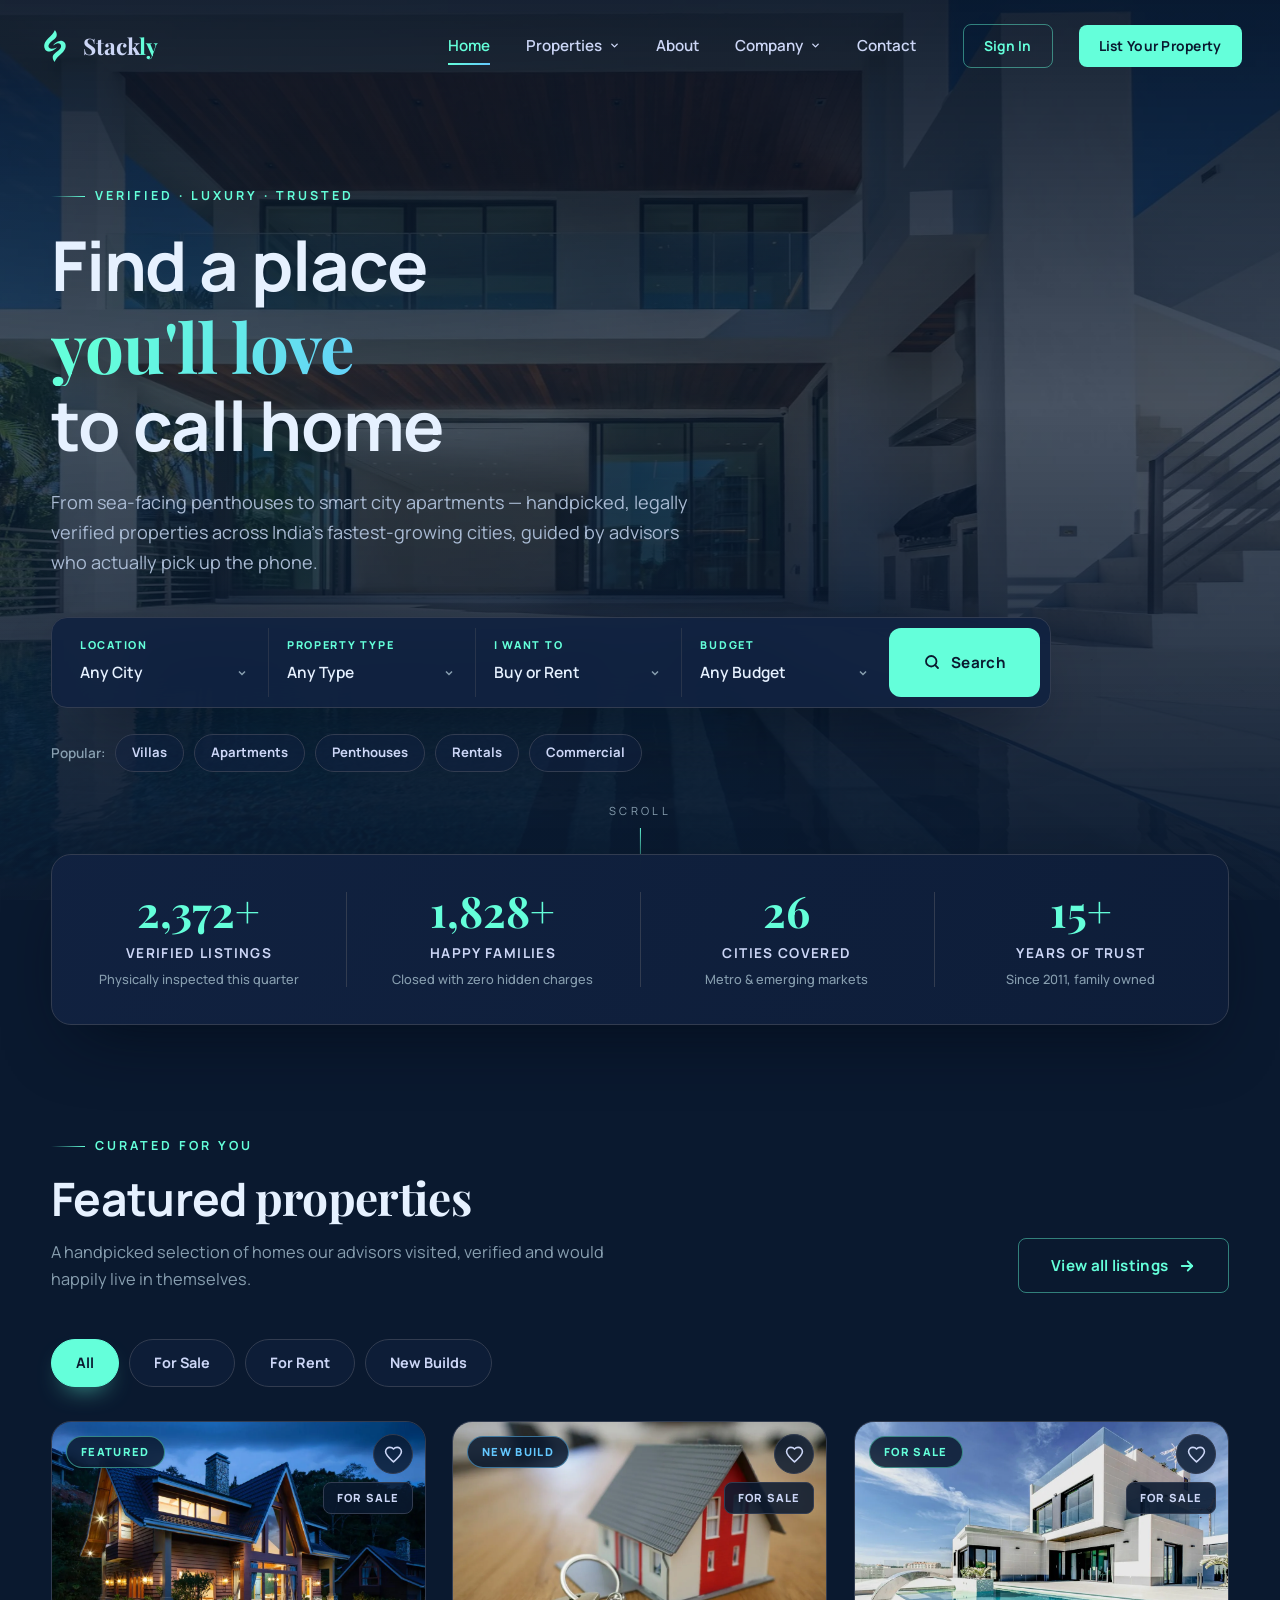
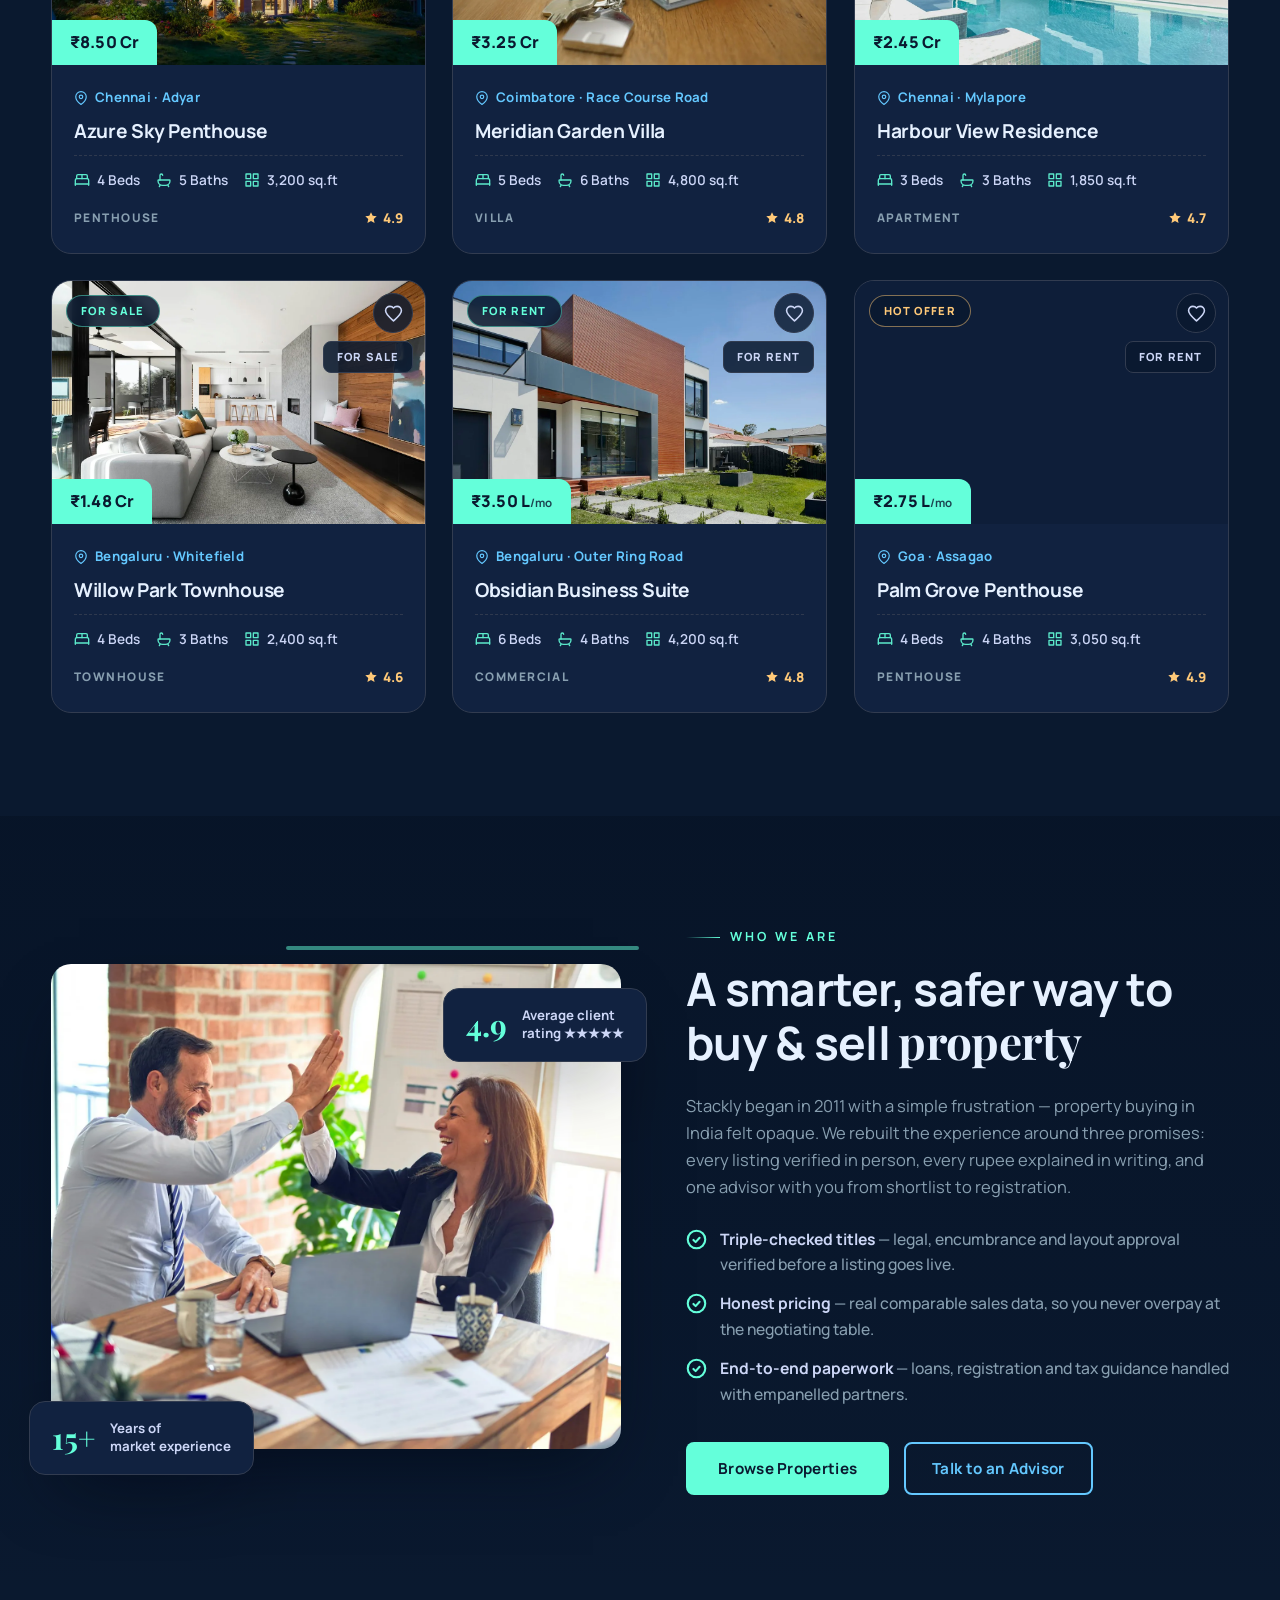
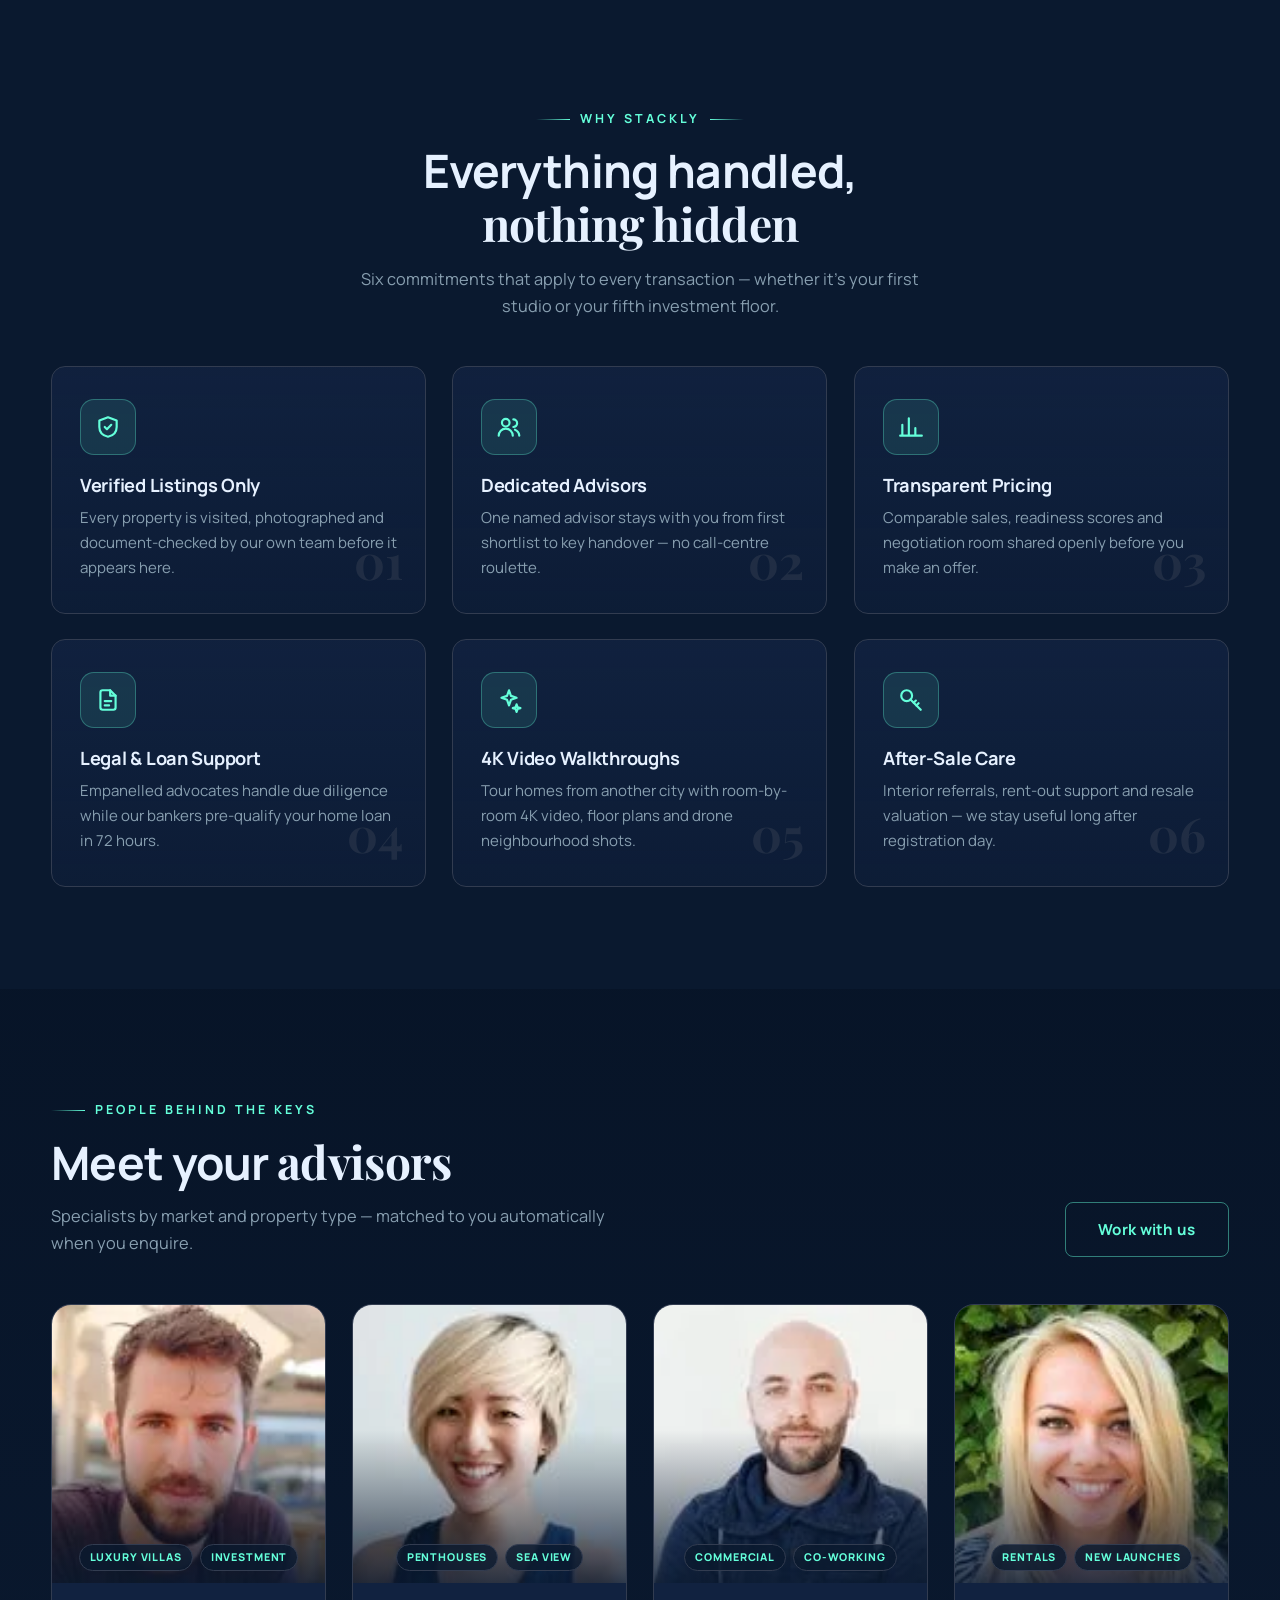
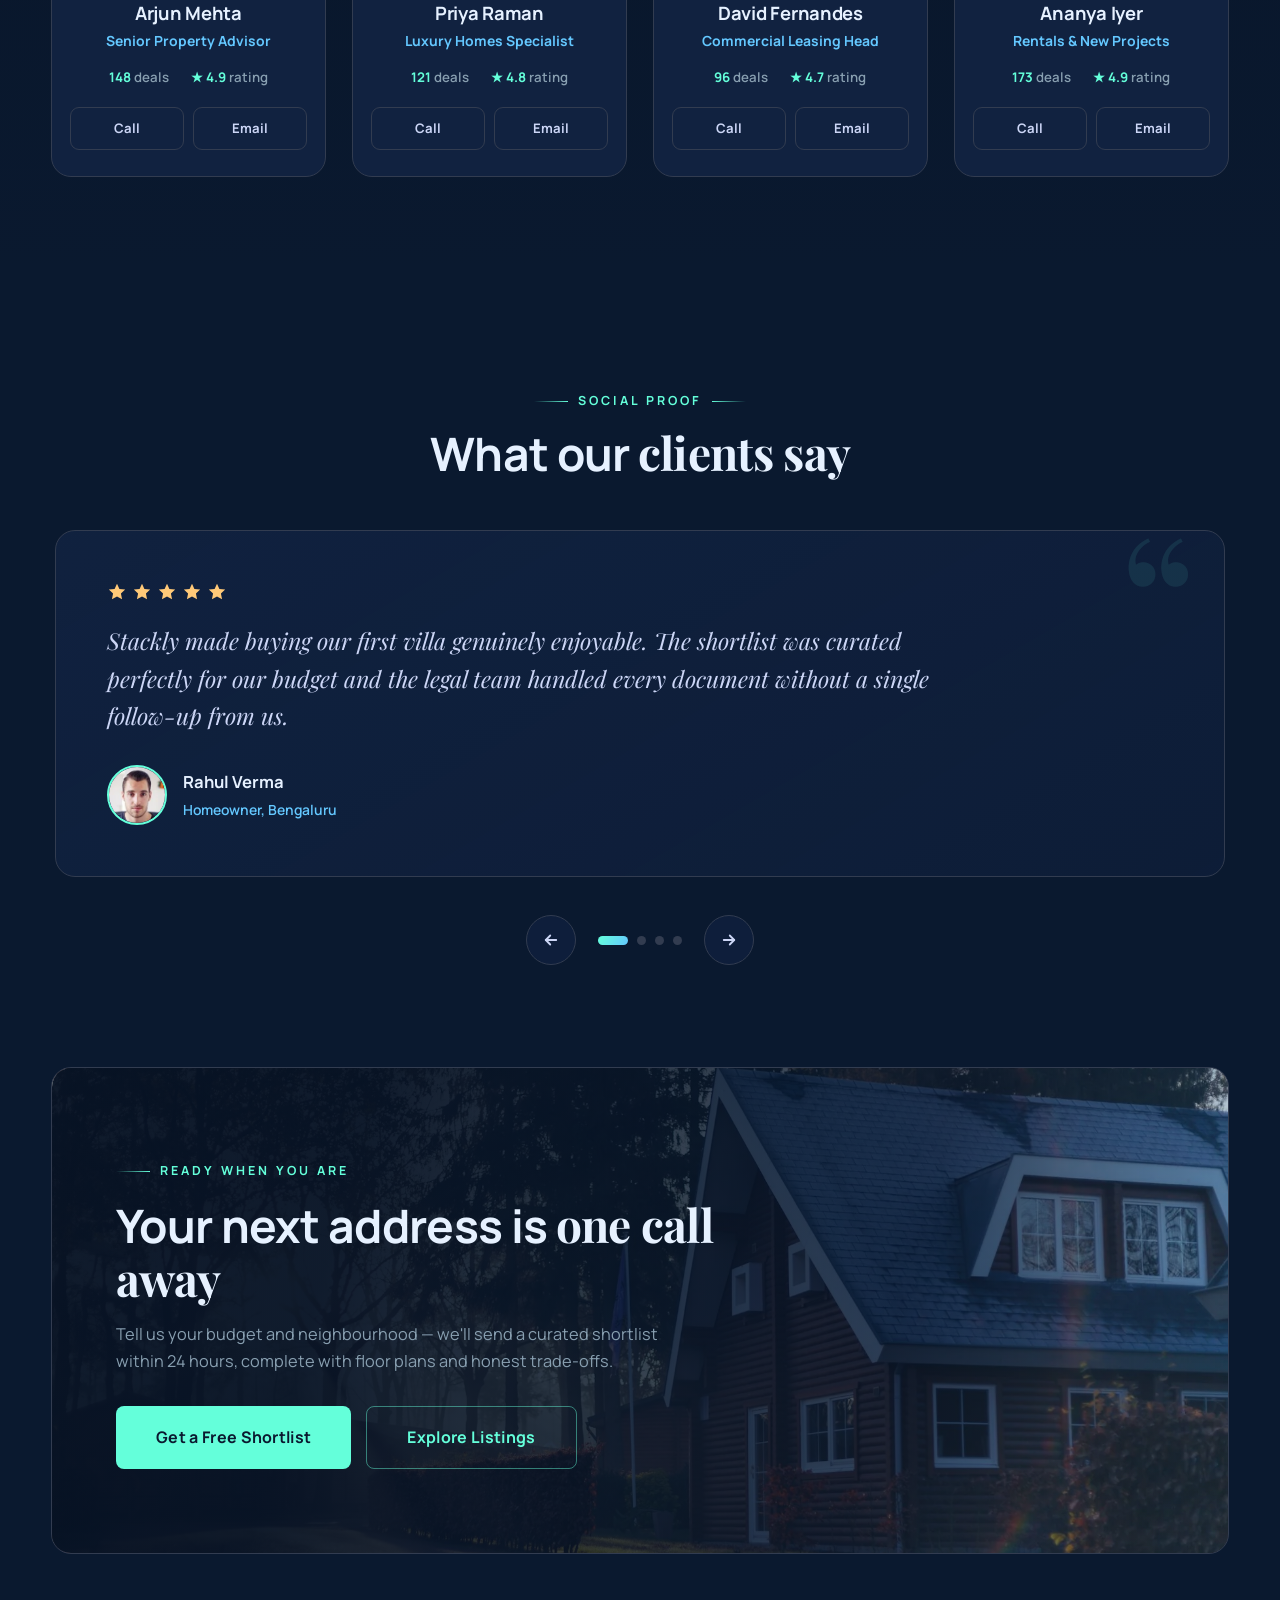
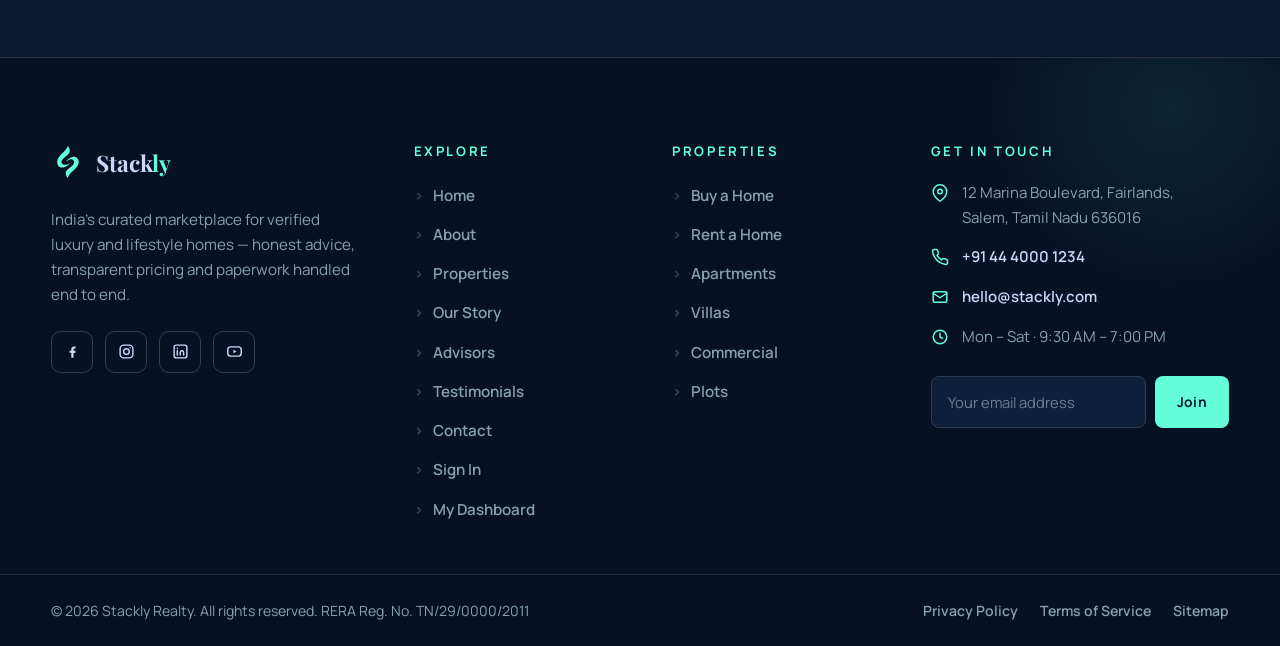
<file: index.html>
<!DOCTYPE html>
<html lang="en" class="no-js">
<head>
<meta charset="UTF-8">
<meta name="viewport" content="width=device-width, initial-scale=1.0">
<title>Stackly — Premium Property Listings | Buy, Rent & Sell Homes</title>
<meta name="description" content="Stackly is a premium, fully verified real estate marketplace — explore luxury villas, apartments, penthouses and commercial spaces across India with expert advisors, transparent pricing and legal assistance.">
<meta name="theme-color" content="#0a192f">
<meta property="og:title" content="Stackly — Premium Property Listings">
<meta property="og:description" content="Handpicked, legally verified homes across India's fastest-growing cities.">
<meta property="og:type" content="website">
<link rel="icon" href="data:image/svg+xml,%3Csvg xmlns='http://www.w3.org/2000/svg' viewBox='0 0 48 48'%3E%3Cpath d='M24 4L43 18v24a2 2 0 0 1-2 2H7a2 2 0 0 1-2-2V18L24 4z' fill='none' stroke='%2364ffda' stroke-width='3'/%3E%3Cpath d='M17 44V28h14v16' fill='none' stroke='%2364ffda' stroke-width='3'/%3E%3C/svg%3E">
<link rel="preconnect" href="https://fonts.googleapis.com">
<link rel="preconnect" href="https://fonts.gstatic.com" crossorigin>
<link href="https://fonts.googleapis.com/css2?family=Manrope:wght@400;500;600;700;800&family=Playfair+Display:ital,wght@0,600;0,700;1,600;1,700&display=swap" rel="stylesheet">
<link rel="stylesheet" href="css/style.css">
<link rel="stylesheet" href="css/pages.css">
<script>document.documentElement.classList.remove('no-js');document.documentElement.classList.add('js');</script>
</head>
<body>

<!-- ============ LOADER (PRD §Loader: brand logo + single CSS ring, 2–5s) ============ -->
<div class="loader" id="loader" role="status" aria-live="polite">
  <div class="loader__inner">
    <div class="loader__logo">
      <svg xmlns="http://www.w3.org/2000/svg" viewBox="398 82 212 290" width="36" height="36" aria-hidden="true" focusable="false"><path fill="#64ffda" d="M419.713867,256.179962 C408.001251,235.739304 410.215973,215.613876 419.889709,195.679504 C426.373138,182.319229 436.255493,171.444672 446.508270,160.904480 C457.075165,150.041229 468.783997,140.348602 478.792694,128.896606 C487.411407,119.035004 494.797852,108.464394 500.031921,96.425682 C500.738983,94.799370 501.001617,92.854477 502.785980,91.712807 C503.214905,91.838028 503.879059,91.821617 504.103485,92.127670 C514.526489,106.341171 522.003967,121.483376 518.287415,139.859406 C515.933533,151.498276 508.987885,160.308563 500.296600,167.942245 C487.788574,178.928223 473.634369,187.949692 462.046570,200.037262 C456.219025,206.116135 451.191589,212.659836 449.149933,221.054688 C445.376373,236.570572 454.272034,249.198563 470.197021,250.779221 C485.241028,252.272446 499.302216,248.880798 512.632202,241.996979 C514.021362,241.279602 515.213196,239.793518 517.062500,240.547546 C517.833252,242.063324 516.690857,242.794266 515.917847,243.562866 C502.480865,256.923462 487.519073,267.973206 468.591339,271.949402 C447.923096,276.291199 431.269562,272.383606 419.713867,256.179962 z"/><path fill="#64ffda" d="M536.351807,311.352905 C521.089722,325.623138 508.631836,341.451172 501.644409,361.304535 C500.580017,360.856842 499.799347,360.777496 499.458496,360.348633 C491.323975,350.113098 485.458466,338.909088 484.707672,325.531189 C484.034546,313.536499 489.236786,303.909576 496.947052,295.363251 C506.737030,284.511749 519.089050,276.702271 530.329102,267.573334 C539.676453,259.981689 548.930542,252.352356 553.649658,240.719803 C556.247925,234.315125 556.803040,227.722214 555.167542,221.122284 C551.964783,208.197189 539.399353,200.886032 526.174622,203.877502 C513.911682,206.651428 503.242737,212.702515 493.079834,219.823700 C492.039246,220.552856 491.267578,221.851700 489.661957,221.557190 C488.659760,220.289383 489.653076,219.345703 490.287292,218.480408 C503.850159,199.976334 521.506714,187.674316 544.321167,183.636948 C574.742554,178.253418 599.437622,199.883118 594.804749,234.346802 C592.539368,251.198425 583.628967,264.794067 572.581299,277.156372 C561.558105,289.491241 548.610413,299.803345 536.351807,311.352905 z"/></svg>
      <span>Stack<span style="color:#64ffda">ly</span></span>
    </div>
    <div class="loader__ring" aria-hidden="true"></div>
    <p class="loader__text">Loading, please wait…</p>
    <p class="loader__sub">Curating verified properties for you</p>
  </div>
</div>

<div class="scroll-progress" aria-hidden="true"><span id="scrollBar"></span></div>

<!-- ============ NAVBAR (PRD §Navbar: full width · fixed · dropdown cues · logo → home) ============ -->
<header class="nav" id="nav">
  <div class="nav__inner">
    <a class="brand" href="index.html" aria-label="Stackly — go to homepage">
      <svg xmlns="http://www.w3.org/2000/svg" viewBox="398 82 212 290" width="36" height="36" aria-hidden="true" focusable="false"><path fill="#64ffda" d="M419.713867,256.179962 C408.001251,235.739304 410.215973,215.613876 419.889709,195.679504 C426.373138,182.319229 436.255493,171.444672 446.508270,160.904480 C457.075165,150.041229 468.783997,140.348602 478.792694,128.896606 C487.411407,119.035004 494.797852,108.464394 500.031921,96.425682 C500.738983,94.799370 501.001617,92.854477 502.785980,91.712807 C503.214905,91.838028 503.879059,91.821617 504.103485,92.127670 C514.526489,106.341171 522.003967,121.483376 518.287415,139.859406 C515.933533,151.498276 508.987885,160.308563 500.296600,167.942245 C487.788574,178.928223 473.634369,187.949692 462.046570,200.037262 C456.219025,206.116135 451.191589,212.659836 449.149933,221.054688 C445.376373,236.570572 454.272034,249.198563 470.197021,250.779221 C485.241028,252.272446 499.302216,248.880798 512.632202,241.996979 C514.021362,241.279602 515.213196,239.793518 517.062500,240.547546 C517.833252,242.063324 516.690857,242.794266 515.917847,243.562866 C502.480865,256.923462 487.519073,267.973206 468.591339,271.949402 C447.923096,276.291199 431.269562,272.383606 419.713867,256.179962 z"/><path fill="#64ffda" d="M536.351807,311.352905 C521.089722,325.623138 508.631836,341.451172 501.644409,361.304535 C500.580017,360.856842 499.799347,360.777496 499.458496,360.348633 C491.323975,350.113098 485.458466,338.909088 484.707672,325.531189 C484.034546,313.536499 489.236786,303.909576 496.947052,295.363251 C506.737030,284.511749 519.089050,276.702271 530.329102,267.573334 C539.676453,259.981689 548.930542,252.352356 553.649658,240.719803 C556.247925,234.315125 556.803040,227.722214 555.167542,221.122284 C551.964783,208.197189 539.399353,200.886032 526.174622,203.877502 C513.911682,206.651428 503.242737,212.702515 493.079834,219.823700 C492.039246,220.552856 491.267578,221.851700 489.661957,221.557190 C488.659760,220.289383 489.653076,219.345703 490.287292,218.480408 C503.850159,199.976334 521.506714,187.674316 544.321167,183.636948 C574.742554,178.253418 599.437622,199.883118 594.804749,234.346802 C592.539368,251.198425 583.628967,264.794067 572.581299,277.156372 C561.558105,289.491241 548.610413,299.803345 536.351807,311.352905 z"/></svg>
      <span class="brand__full">Stack<b>ly</b></span>
    </a>

    <nav class="nav__menu" aria-label="Primary navigation">
      <ul class="nav__links">
        <li class="nav__item"><a class="nav__link" href="index.html">Home</a></li>

        <li class="nav__item nav__item--drop">
          <button class="nav__link" type="button" aria-haspopup="true">Properties
            <svg class="chev" viewBox="0 0 24 24" fill="none" stroke="currentColor" stroke-width="3" stroke-linecap="round" stroke-linejoin="round"><path d="M6 9l6 6 6-6"/></svg>
          </button>
          <ul class="dropdown">
            <li><a href="properties.html"><span class="dot"></span>All Properties</a></li>
            <li><a href="properties.html?purpose=sale"><span class="dot"></span>Buy a Home</a></li>
            <li><a href="properties.html?purpose=rent"><span class="dot"></span>Rent a Home</a></li>
            <li><a href="properties.html?type=Commercial"><span class="dot"></span>Commercial Spaces</a></li>
            <li><a href="properties.html?sort=new"><span class="dot"></span>New Launches</a></li>
          </ul>
        </li>

        <li class="nav__item"><a class="nav__link" href="about.html">About</a></li>
        <li class="nav__item nav__item--drop">
          <button class="nav__link" type="button" aria-haspopup="true">Company
            <svg class="chev" viewBox="0 0 24 24" fill="none" stroke="currentColor" stroke-width="3" stroke-linecap="round" stroke-linejoin="round"><path d="M6 9l6 6 6-6"/></svg>
          </button>
          <ul class="dropdown">
            <li><a href="about.html"><span class="dot"></span>About Us</a></li>
            <li><a href="index.html#story"><span class="dot"></span>Our Story</a></li>
            <li><a href="index.html#services"><span class="dot"></span>Why Stackly</a></li>
            <li><a href="index.html#agents"><span class="dot"></span>Our Advisors</a></li>
            <li><a href="index.html#testimonials"><span class="dot"></span>Testimonials</a></li>
          </ul>
        </li>

        <li class="nav__item"><a class="nav__link" href="contact.html">Contact</a></li>
      </ul>
      <a class="btn btn--primary btn--sm nav__cta" href="contact.html#contact-form">List Your Property</a>
    </nav>

    <button class="hamburger" id="hamburger" type="button" aria-label="Open menu" aria-expanded="false" aria-controls="mobileMenu">
      <span></span><span></span><span></span>
    </button>
  </div>
</header>

<!-- ============ MOBILE FULL-SCREEN OVERLAY (PRD: page locked · menu scrolls) ============ -->
<div class="mobile-menu" id="mobileMenu" aria-hidden="true">
  <div class="mobile-menu__scroll">
    <div class="m-item"><a href="index.html">Home</a></div>

    <div class="m-item m-item--drop">
      <button type="button" aria-haspopup="true">Properties <svg class="chev" viewBox="0 0 24 24" fill="none" stroke="currentColor" stroke-width="3" stroke-linecap="round" stroke-linejoin="round"><path d="M6 9l6 6 6-6"/></svg></button>
      <div class="m-sub">
        <a href="properties.html">All Properties</a>
        <a href="properties.html?purpose=sale">Buy a Home</a>
        <a href="properties.html?purpose=rent">Rent a Home</a>
        <a href="properties.html?type=Commercial">Commercial Spaces</a>
        <a href="properties.html?sort=new">New Launches</a>
      </div>
    </div>

    <div class="m-item"><a href="about.html">About</a></div>
    <div class="m-item m-item--drop">
      <button type="button" aria-haspopup="true">Company <svg class="chev" viewBox="0 0 24 24" fill="none" stroke="currentColor" stroke-width="3" stroke-linecap="round" stroke-linejoin="round"><path d="M6 9l6 6 6-6"/></svg></button>
      <div class="m-sub">
        <a href="about.html">About Us</a>
        <a href="index.html#story">Our Story</a>
        <a href="index.html#services">Why Stackly</a>
        <a href="index.html#agents">Our Advisors</a>
        <a href="index.html#testimonials">Testimonials</a>
      </div>
    </div>

    <div class="m-item"><a href="contact.html">Contact</a></div>

    <div class="mobile-menu__foot">
      <a class="btn btn--primary btn--block" href="contact.html#contact-form">List Your Property</a>
      <p class="m-contact">Talk to us: <a href="tel:+914440001234">+91 44 4000 1234</a><br><a href="mailto:hello@stackly.com">hello@stackly.com</a></p>
      <div class="socials">
        <a href="#" aria-label="Facebook"><svg viewBox="0 0 24 24" fill="currentColor"><path d="M13.5 21v-7h2.4l.4-3h-2.8V9.1c0-.9.3-1.5 1.6-1.5h1.3V4.9c-.3 0-1.2-.1-2.2-.1-2.3 0-3.9 1.4-3.9 4v2.1H7.8v3h2.5v7h3.2z"/></svg></a>
        <a href="#" aria-label="Instagram"><svg viewBox="0 0 24 24" fill="none" stroke="currentColor" stroke-width="2"><rect x="3" y="3" width="18" height="18" rx="5"/><circle cx="12" cy="12" r="4"/><circle cx="17.3" cy="6.7" r="1.1" fill="currentColor" stroke="none"/></svg></a>
        <a href="#" aria-label="LinkedIn"><svg viewBox="0 0 24 24" fill="none" stroke="currentColor" stroke-width="2" stroke-linecap="round"><rect x="3" y="3" width="18" height="18" rx="3"/><path d="M7.5 10.5V17M7.5 7.2v.1M11.6 17v-3.7a2.4 2.4 0 0 1 4.8 0V17"/></svg></a>
        <a href="#" aria-label="YouTube"><svg viewBox="0 0 24 24" fill="none" stroke="currentColor" stroke-width="2"><rect x="2.5" y="5.5" width="19" height="13" rx="4"/><path d="M10.5 9.5l4.5 2.5-4.5 2.5z" fill="currentColor" stroke="none"/></svg></a>
      </div>
    </div>
  </div>
</div>

<main>

<!-- ============ HERO ============ -->
<section class="hero" id="home">
  <div class="hero__bg" style="background-image:url('assets/img/hero-home.webp')" role="img" aria-label="Luxury villa at dusk"></div>
  <div class="hero__shade" aria-hidden="true"></div>

  <div class="container hero__content">
    <p class="eyebrow" data-reveal="fade">Verified · Luxury · Trusted</p>
    <h1 class="hero__title" data-reveal style="--d:.08s">Find a place
      <span class="serif grad-text">you'll love</span> to call home
    </h1>
    <p class="hero__sub" data-reveal style="--d:.16s">
      From sea-facing penthouses to smart city apartments — handpicked, legally verified
      properties across India's fastest-growing cities, guided by advisors who actually pick up the phone.
    </p>

    <form class="searchbar" id="heroSearch" data-reveal style="--d:.24s" role="search" aria-label="Property search">
      <div class="searchbar__field">
        <label for="sCity">Location</label>
        <select id="sCity" name="city">
          <option value="all">Any City</option>
          <option>Chennai</option><option>Bengaluru</option><option>Coimbatore</option>
          <option>Hyderabad</option><option>Pune</option><option>Mumbai</option>
          <option>Goa</option><option>Salem</option><option>Coorg</option>
        </select>
      </div>
      <div class="searchbar__field">
        <label for="sType">Property Type</label>
        <select id="sType" name="type">
          <option value="all">Any Type</option>
          <option>Apartment</option><option>Villa</option><option>Penthouse</option>
          <option>Townhouse</option><option>House</option><option>Plot</option><option>Commercial</option>
        </select>
      </div>
      <div class="searchbar__field">
        <label for="sPurpose">I want to</label>
        <select id="sPurpose" name="purpose">
          <option value="all">Buy or Rent</option>
          <option value="sale">Buy</option>
          <option value="rent">Rent</option>
        </select>
      </div>
      <div class="searchbar__field">
        <label for="sBudget">Budget</label>
        <select id="sBudget" name="budget">
          <option value="all">Any Budget</option>
          <option value="0-8000000">Under ₹80 L</option>
          <option value="8000000-20000000">₹80 L – ₹2 Cr</option>
          <option value="20000000-50000000">₹2 Cr – ₹5 Cr</option>
          <option value="50000000-9999999999">₹5 Cr &amp; above</option>
        </select>
      </div>
      <button class="btn btn--primary searchbar__btn" type="submit">
        <svg viewBox="0 0 24 24" fill="none" stroke="currentColor" stroke-width="2.4" stroke-linecap="round"><circle cx="11" cy="11" r="7"/><path d="M20 20l-3.5-3.5"/></svg>
        Search
      </button>
    </form>

    <div class="hero__chips" data-reveal style="--d:.34s">
      <span>Popular:</span>
      <button class="chip" type="button" data-chip="type:Villa">Villas</button>
      <button class="chip" type="button" data-chip="type:Apartment">Apartments</button>
      <button class="chip" type="button" data-chip="type:Penthouse">Penthouses</button>
      <button class="chip" type="button" data-chip="purpose:rent">Rentals</button>
      <button class="chip" type="button" data-chip="type:Commercial">Commercial</button>
    </div>
  </div>

  <div class="hero__scroll" aria-hidden="true">Scroll<i></i></div>
</section>

<!-- ============ STATS ============ -->
<section class="stats container" aria-label="Stackly in numbers">
  <div class="stats__inner">
    <div class="stat" data-reveal>
      <div class="stat__num"><span data-count="2400" data-suffix="+">0</span></div>
      <div class="stat__label">Verified Listings</div>
      <div class="stat__note">Physically inspected this quarter</div>
    </div>
    <div class="stat" data-reveal>
      <div class="stat__num"><span data-count="1850" data-suffix="+">0</span></div>
      <div class="stat__label">Happy Families</div>
      <div class="stat__note">Closed with zero hidden charges</div>
    </div>
    <div class="stat" data-reveal>
      <div class="stat__num"><span data-count="26">0</span></div>
      <div class="stat__label">Cities Covered</div>
      <div class="stat__note">Metro &amp; emerging markets</div>
    </div>
    <div class="stat" data-reveal>
      <div class="stat__num"><span data-count="15" data-suffix="+">0</span></div>
      <div class="stat__label">Years of Trust</div>
      <div class="stat__note">Since 2011, family owned</div>
    </div>
  </div>
</section>

<!-- ============ FEATURED PROPERTIES ============ -->
<section class="section" id="featured">
  <div class="container">
    <div class="section__head">
      <div data-reveal>
        <p class="eyebrow">Curated for you</p>
        <h2 class="section__title">Featured <span class="serif">properties</span></h2>
        <p class="section__sub">A handpicked selection of homes our advisors visited, verified and would happily live in themselves.</p>
      </div>
      <a class="btn btn--ghost" href="properties.html" data-reveal="right">View all listings
        <svg viewBox="0 0 24 24" fill="none" stroke="currentColor" stroke-width="2.4" stroke-linecap="round" stroke-linejoin="round"><path d="M5 12h14"/><path d="M13 6l6 6-6 6"/></svg>
      </a>
    </div>

    <div class="tabs" data-tabs role="tablist" aria-label="Filter featured properties" data-reveal="fade">
      <button class="tab is-active" type="button" data-filter="all" role="tab" aria-selected="true">All</button>
      <button class="tab" type="button" data-filter="sale" role="tab" aria-selected="false">For Sale</button>
      <button class="tab" type="button" data-filter="rent" role="tab" aria-selected="false">For Rent</button>
      <button class="tab" type="button" data-filter="new" role="tab" aria-selected="false">New Builds</button>
    </div>

    <div class="grid grid--3" id="featuredGrid" aria-live="polite"></div>
  </div>
</section>

<!-- ============ OUR STORY / ABOUT ============ -->
<section class="section section--alt" id="story">
  <div class="container story">
    <div class="story__media" data-reveal="left">
      <span class="story__frame" aria-hidden="true"></span>
      <img class="main" src="assets/img/story.webp" alt="Stackly advisory team meeting a family" loading="lazy" decoding="async">
      <div class="float-card">
        <b>15+</b>
        <span>Years of<br>market experience</span>
      </div>
      <div class="float-card float-card--2">
        <b>4.9</b>
        <span>Average client<br>rating ★★★★★</span>
      </div>
    </div>

    <div data-reveal="right">
      <p class="eyebrow">Who we are</p>
      <h2 class="section__title" style="max-width:24ch">A smarter, safer way to buy &amp; sell <span class="serif">property</span></h2>
      <p class="mt-2">
        Stackly began in 2011 with a simple frustration — property buying in India felt opaque.
        We rebuilt the experience around three promises: every listing verified in person, every rupee
        explained in writing, and one advisor with you from shortlist to registration.
      </p>
      <ul class="check-list">
        <li>
          <svg viewBox="0 0 24 24" fill="none" stroke="currentColor" stroke-width="2.4" stroke-linecap="round" stroke-linejoin="round"><circle cx="12" cy="12" r="10"/><path d="M8.5 12.5l2.5 2.5 4.5-5"/></svg>
          <span><b style="color:#ccd6f6">Triple-checked titles</b> — legal, encumbrance and layout approval verified before a listing goes live.</span>
        </li>
        <li>
          <svg viewBox="0 0 24 24" fill="none" stroke="currentColor" stroke-width="2.4" stroke-linecap="round" stroke-linejoin="round"><circle cx="12" cy="12" r="10"/><path d="M8.5 12.5l2.5 2.5 4.5-5"/></svg>
          <span><b style="color:#ccd6f6">Honest pricing</b> — real comparable sales data, so you never overpay at the negotiating table.</span>
        </li>
        <li>
          <svg viewBox="0 0 24 24" fill="none" stroke="currentColor" stroke-width="2.4" stroke-linecap="round" stroke-linejoin="round"><circle cx="12" cy="12" r="10"/><path d="M8.5 12.5l2.5 2.5 4.5-5"/></svg>
          <span><b style="color:#ccd6f6">End-to-end paperwork</b> — loans, registration and tax guidance handled with empanelled partners.</span>
        </li>
      </ul>

      <div class="cta-band__actions" style="margin-top:34px">
        <a class="btn btn--primary" href="properties.html">Browse Properties</a>
        <a class="btn btn--blue" href="contact.html">Talk to an Advisor</a>
      </div>
    </div>
  </div>
</section>

<!-- ============ WHY / SERVICES ============ -->
<section class="section" id="services">
  <div class="container">
    <div class="section__head center" style="justify-content:center">
      <div data-reveal>
        <p class="eyebrow">Why Stackly</p>
        <h2 class="section__title">Everything handled, <span class="serif">nothing hidden</span></h2>
        <p class="section__sub">Six commitments that apply to every transaction — whether it's your first studio or your fifth investment floor.</p>
      </div>
    </div>

    <div class="grid grid--3">
      <article class="svc-card" data-reveal>
        <div class="svc-card__icon"><svg viewBox="0 0 24 24" fill="none" stroke="currentColor" stroke-width="2" stroke-linecap="round" stroke-linejoin="round"><path d="M12 3l8 3v6c0 5-3.5 8-8 9-4.5-1-8-4-8-9V6l8-3z"/><path d="M9 12l2 2 4-4"/></svg></div>
        <h3>Verified Listings Only</h3>
        <p>Every property is visited, photographed and document-checked by our own team before it appears here.</p>
        <span class="svc-card__no">01</span>
      </article>

      <article class="svc-card" data-reveal>
        <div class="svc-card__icon"><svg viewBox="0 0 24 24" fill="none" stroke="currentColor" stroke-width="2" stroke-linecap="round" stroke-linejoin="round"><circle cx="9" cy="8" r="3.5"/><path d="M2.5 20a6.5 6.5 0 0 1 13 0"/><path d="M16 5a3.5 3.5 0 0 1 0 7"/><path d="M17.5 14.5A6.5 6.5 0 0 1 21.5 20"/></svg></div>
        <h3>Dedicated Advisors</h3>
        <p>One named advisor stays with you from first shortlist to key handover — no call-centre roulette.</p>
        <span class="svc-card__no">02</span>
      </article>

      <article class="svc-card" data-reveal>
        <div class="svc-card__icon"><svg viewBox="0 0 24 24" fill="none" stroke="currentColor" stroke-width="2" stroke-linecap="round" stroke-linejoin="round"><path d="M4 20V10M10 20V4M16 20v-7M22 20H2"/></svg></div>
        <h3>Transparent Pricing</h3>
        <p>Comparable sales, readiness scores and negotiation room shared openly before you make an offer.</p>
        <span class="svc-card__no">03</span>
      </article>

      <article class="svc-card" data-reveal>
        <div class="svc-card__icon"><svg viewBox="0 0 24 24" fill="none" stroke="currentColor" stroke-width="2" stroke-linecap="round" stroke-linejoin="round"><path d="M14 3H7a2 2 0 0 0-2 2v14a2 2 0 0 0 2 2h10a2 2 0 0 0 2-2V8l-5-5z"/><path d="M14 3v5h5"/><path d="M9 13h6M9 17h4"/></svg></div>
        <h3>Legal &amp; Loan Support</h3>
        <p>Empanelled advocates handle due diligence while our bankers pre-qualify your home loan in 72 hours.</p>
        <span class="svc-card__no">04</span>
      </article>

      <article class="svc-card" data-reveal>
        <div class="svc-card__icon"><svg viewBox="0 0 24 24" fill="none" stroke="currentColor" stroke-width="2" stroke-linecap="round" stroke-linejoin="round"><path d="M12 3l1.8 5.2L19 10l-5.2 1.8L12 17l-1.8-5.2L5 10l5.2-1.8L12 3z"/><path d="M19 16l.9 2.6 2.6.9-2.6.9L19 23l-.9-2.6-2.6-.9 2.6-.9L19 16z"/></svg></div>
        <h3>4K Video Walkthroughs</h3>
        <p>Tour homes from another city with room-by-room 4K video, floor plans and drone neighbourhood shots.</p>
        <span class="svc-card__no">05</span>
      </article>

      <article class="svc-card" data-reveal>
        <div class="svc-card__icon"><svg viewBox="0 0 24 24" fill="none" stroke="currentColor" stroke-width="2" stroke-linecap="round" stroke-linejoin="round"><circle cx="8" cy="8" r="5"/><path d="M11.5 11.5L21 21"/><path d="M17 17l2-2M14.5 14.5l2-2"/></svg></div>
        <h3>After-Sale Care</h3>
        <p>Interior referrals, rent-out support and resale valuation — we stay useful long after registration day.</p>
        <span class="svc-card__no">06</span>
      </article>
    </div>
  </div>
</section>

<!-- ============ ADVISORS ============ -->
<section class="section section--alt" id="agents">
  <div class="container">
    <div class="section__head">
      <div data-reveal>
        <p class="eyebrow">People behind the keys</p>
        <h2 class="section__title">Meet your <span class="serif">advisors</span></h2>
        <p class="section__sub">Specialists by market and property type — matched to you automatically when you enquire.</p>
      </div>
      <a class="btn btn--ghost" href="contact.html" data-reveal="right">Work with us</a>
    </div>
    <div class="grid grid--4" id="agentGrid"></div>
  </div>
</section>

<!-- ============ TESTIMONIALS ============ -->
<section class="section" id="testimonials">
  <div class="container">
    <div class="section__head center" style="justify-content:center">
      <div data-reveal>
        <p class="eyebrow">Social proof</p>
        <h2 class="section__title">What our <span class="serif">clients say</span></h2>
      </div>
    </div>

    <div class="tst" data-reveal="fade">
      <div class="tst__viewport">
        <div class="tst__track">
          <div class="tst__slide">
            <figure class="tst-card">
              <div class="tst-card__stars" aria-label="5 out of 5 stars">
                <svg viewBox="0 0 24 24" fill="currentColor"><path d="M12 2l2.9 6.3 6.9.8-5.1 4.7 1.4 6.8L12 17.3 5.9 20.6l1.4-6.8L2.2 9.1l6.9-.8z"/></svg>
                <svg viewBox="0 0 24 24" fill="currentColor"><path d="M12 2l2.9 6.3 6.9.8-5.1 4.7 1.4 6.8L12 17.3 5.9 20.6l1.4-6.8L2.2 9.1l6.9-.8z"/></svg>
                <svg viewBox="0 0 24 24" fill="currentColor"><path d="M12 2l2.9 6.3 6.9.8-5.1 4.7 1.4 6.8L12 17.3 5.9 20.6l1.4-6.8L2.2 9.1l6.9-.8z"/></svg>
                <svg viewBox="0 0 24 24" fill="currentColor"><path d="M12 2l2.9 6.3 6.9.8-5.1 4.7 1.4 6.8L12 17.3 5.9 20.6l1.4-6.8L2.2 9.1l6.9-.8z"/></svg>
                <svg viewBox="0 0 24 24" fill="currentColor"><path d="M12 2l2.9 6.3 6.9.8-5.1 4.7 1.4 6.8L12 17.3 5.9 20.6l1.4-6.8L2.2 9.1l6.9-.8z"/></svg>
              </div>
              <blockquote class="tst-card__text">Stackly made buying our first villa genuinely enjoyable. The shortlist was curated perfectly for our budget and the legal team handled every document without a single follow-up from us.</blockquote>
              <figcaption class="tst-card__who">
                <img src="assets/img/t-1.webp" alt="" loading="lazy">
                <div><b>Rahul Verma</b><span>Homeowner, Bengaluru</span></div>
              </figcaption>
            </figure>
          </div>

          <div class="tst__slide">
            <figure class="tst-card">
              <div class="tst-card__stars" aria-label="5 out of 5 stars">
                <svg viewBox="0 0 24 24" fill="currentColor"><path d="M12 2l2.9 6.3 6.9.8-5.1 4.7 1.4 6.8L12 17.3 5.9 20.6l1.4-6.8L2.2 9.1l6.9-.8z"/></svg>
                <svg viewBox="0 0 24 24" fill="currentColor"><path d="M12 2l2.9 6.3 6.9.8-5.1 4.7 1.4 6.8L12 17.3 5.9 20.6l1.4-6.8L2.2 9.1l6.9-.8z"/></svg>
                <svg viewBox="0 0 24 24" fill="currentColor"><path d="M12 2l2.9 6.3 6.9.8-5.1 4.7 1.4 6.8L12 17.3 5.9 20.6l1.4-6.8L2.2 9.1l6.9-.8z"/></svg>
                <svg viewBox="0 0 24 24" fill="currentColor"><path d="M12 2l2.9 6.3 6.9.8-5.1 4.7 1.4 6.8L12 17.3 5.9 20.6l1.4-6.8L2.2 9.1l6.9-.8z"/></svg>
                <svg viewBox="0 0 24 24" fill="currentColor"><path d="M12 2l2.9 6.3 6.9.8-5.1 4.7 1.4 6.8L12 17.3 5.9 20.6l1.4-6.8L2.2 9.1l6.9-.8z"/></svg>
              </div>
              <blockquote class="tst-card__text">I have invested with three other firms, and none of them come close to this transparency. Rental yield projections were accurate, and my advisor called me with updates before I even asked.</blockquote>
              <figcaption class="tst-card__who">
                <img src="assets/img/t-2.webp" alt="" loading="lazy">
                <div><b>Meera Krishnan</b><span>Investor, Chennai</span></div>
              </figcaption>
            </figure>
          </div>

          <div class="tst__slide">
            <figure class="tst-card">
              <div class="tst-card__stars" aria-label="5 out of 5 stars">
                <svg viewBox="0 0 24 24" fill="currentColor"><path d="M12 2l2.9 6.3 6.9.8-5.1 4.7 1.4 6.8L12 17.3 5.9 20.6l1.4-6.8L2.2 9.1l6.9-.8z"/></svg>
                <svg viewBox="0 0 24 24" fill="currentColor"><path d="M12 2l2.9 6.3 6.9.8-5.1 4.7 1.4 6.8L12 17.3 5.9 20.6l1.4-6.8L2.2 9.1l6.9-.8z"/></svg>
                <svg viewBox="0 0 24 24" fill="currentColor"><path d="M12 2l2.9 6.3 6.9.8-5.1 4.7 1.4 6.8L12 17.3 5.9 20.6l1.4-6.8L2.2 9.1l6.9-.8z"/></svg>
                <svg viewBox="0 0 24 24" fill="currentColor"><path d="M12 2l2.9 6.3 6.9.8-5.1 4.7 1.4 6.8L12 17.3 5.9 20.6l1.4-6.8L2.2 9.1l6.9-.8z"/></svg>
                <svg viewBox="0 0 24 24" fill="currentColor"><path d="M12 2l2.9 6.3 6.9.8-5.1 4.7 1.4 6.8L12 17.3 5.9 20.6l1.4-6.8L2.2 9.1l6.9-.8z"/></svg>
              </div>
              <blockquote class="tst-card__text">Buying property from overseas felt risky until the video tours and verified paperwork came in. Everything was documented, digitised and delivered on the promised date.</blockquote>
              <figcaption class="tst-card__who">
                <img src="assets/img/t-3.webp" alt="" loading="lazy">
                <div><b>Samuel Joseph</b><span>NRI Buyer, Dubai</span></div>
              </figcaption>
            </figure>
          </div>

          <div class="tst__slide">
            <figure class="tst-card">
              <div class="tst-card__stars" aria-label="4.5 out of 5 stars">
                <svg viewBox="0 0 24 24" fill="currentColor"><path d="M12 2l2.9 6.3 6.9.8-5.1 4.7 1.4 6.8L12 17.3 5.9 20.6l1.4-6.8L2.2 9.1l6.9-.8z"/></svg>
                <svg viewBox="0 0 24 24" fill="currentColor"><path d="M12 2l2.9 6.3 6.9.8-5.1 4.7 1.4 6.8L12 17.3 5.9 20.6l1.4-6.8L2.2 9.1l6.9-.8z"/></svg>
                <svg viewBox="0 0 24 24" fill="currentColor"><path d="M12 2l2.9 6.3 6.9.8-5.1 4.7 1.4 6.8L12 17.3 5.9 20.6l1.4-6.8L2.2 9.1l6.9-.8z"/></svg>
                <svg viewBox="0 0 24 24" fill="currentColor"><path d="M12 2l2.9 6.3 6.9.8-5.1 4.7 1.4 6.8L12 17.3 5.9 20.6l1.4-6.8L2.2 9.1l6.9-.8z"/></svg>
                <svg viewBox="0 0 24 24" fill="currentColor"><path d="M12 2l2.9 6.3 6.9.8-5.1 4.7 1.4 6.8L12 17.3 5.9 20.6l1.4-6.8L2.2 9.1l6.9-.8z"/></svg>
              </div>
              <blockquote class="tst-card__text">Found a fully furnished apartment in four days. The deposit, agreement and handover were handled professionally with zero hidden charges. Highly recommended for renters.</blockquote>
              <figcaption class="tst-card__who">
                <img src="assets/img/t-4.webp" alt="" loading="lazy">
                <div><b>Divya Nair</b><span>Tenant, Coimbatore</span></div>
              </figcaption>
            </figure>
          </div>
        </div>
      </div>

      <div class="tst__nav">
        <button class="tst__btn tst__btn--prev" type="button" aria-label="Previous testimonial">
          <svg viewBox="0 0 24 24" fill="none" stroke="currentColor" stroke-width="2.4" stroke-linecap="round" stroke-linejoin="round"><path d="M19 12H5"/><path d="M11 18l-6-6 6-6"/></svg>
        </button>
        <div class="tst__dots"></div>
        <button class="tst__btn tst__btn--next" type="button" aria-label="Next testimonial">
          <svg viewBox="0 0 24 24" fill="none" stroke="currentColor" stroke-width="2.4" stroke-linecap="round" stroke-linejoin="round"><path d="M5 12h14"/><path d="M13 6l6 6-6 6"/></svg>
        </button>
      </div>
    </div>
  </div>
</section>

<!-- ============ CTA ============ -->
<section class="section" style="padding-top:0">
  <div class="container">
    <div class="cta-band" style="background-image:url('assets/img/cta-bg.webp')" data-reveal="zoom">
      <div class="cta-band__content">
        <p class="eyebrow">Ready when you are</p>
        <h2 class="section__title" style="margin-top:16px">Your next address is <span class="serif">one call away</span></h2>
        <p class="section__sub">Tell us your budget and neighbourhood — we'll send a curated shortlist within 24 hours, complete with floor plans and honest trade-offs.</p>
        <div class="cta-band__actions">
          <a class="btn btn--primary btn--lg" href="contact.html#contact-form">Get a Free Shortlist</a>
          <a class="btn btn--ghost btn--lg" href="properties.html">Explore Listings</a>
        </div>
      </div>
    </div>
  </div>
</section>

</main>

<!-- ============ FOOTER ============ -->
<footer class="footer">
  <div class="container footer__grid">
    <div>
      <a class="brand" href="index.html" aria-label="Stackly home">
        <svg xmlns="http://www.w3.org/2000/svg" viewBox="398 82 212 290" width="36" height="36" aria-hidden="true" focusable="false"><path fill="#64ffda" d="M419.713867,256.179962 C408.001251,235.739304 410.215973,215.613876 419.889709,195.679504 C426.373138,182.319229 436.255493,171.444672 446.508270,160.904480 C457.075165,150.041229 468.783997,140.348602 478.792694,128.896606 C487.411407,119.035004 494.797852,108.464394 500.031921,96.425682 C500.738983,94.799370 501.001617,92.854477 502.785980,91.712807 C503.214905,91.838028 503.879059,91.821617 504.103485,92.127670 C514.526489,106.341171 522.003967,121.483376 518.287415,139.859406 C515.933533,151.498276 508.987885,160.308563 500.296600,167.942245 C487.788574,178.928223 473.634369,187.949692 462.046570,200.037262 C456.219025,206.116135 451.191589,212.659836 449.149933,221.054688 C445.376373,236.570572 454.272034,249.198563 470.197021,250.779221 C485.241028,252.272446 499.302216,248.880798 512.632202,241.996979 C514.021362,241.279602 515.213196,239.793518 517.062500,240.547546 C517.833252,242.063324 516.690857,242.794266 515.917847,243.562866 C502.480865,256.923462 487.519073,267.973206 468.591339,271.949402 C447.923096,276.291199 431.269562,272.383606 419.713867,256.179962 z"/><path fill="#64ffda" d="M536.351807,311.352905 C521.089722,325.623138 508.631836,341.451172 501.644409,361.304535 C500.580017,360.856842 499.799347,360.777496 499.458496,360.348633 C491.323975,350.113098 485.458466,338.909088 484.707672,325.531189 C484.034546,313.536499 489.236786,303.909576 496.947052,295.363251 C506.737030,284.511749 519.089050,276.702271 530.329102,267.573334 C539.676453,259.981689 548.930542,252.352356 553.649658,240.719803 C556.247925,234.315125 556.803040,227.722214 555.167542,221.122284 C551.964783,208.197189 539.399353,200.886032 526.174622,203.877502 C513.911682,206.651428 503.242737,212.702515 493.079834,219.823700 C492.039246,220.552856 491.267578,221.851700 489.661957,221.557190 C488.659760,220.289383 489.653076,219.345703 490.287292,218.480408 C503.850159,199.976334 521.506714,187.674316 544.321167,183.636948 C574.742554,178.253418 599.437622,199.883118 594.804749,234.346802 C592.539368,251.198425 583.628967,264.794067 572.581299,277.156372 C561.558105,289.491241 548.610413,299.803345 536.351807,311.352905 z"/></svg>
        <span>Stack<b>ly</b></span>
      </a>
      <p class="footer__about">India's curated marketplace for verified luxury and lifestyle homes — honest advice, transparent pricing and paperwork handled end to end.</p>
      <div class="socials">
        <a href="#" aria-label="Facebook"><svg viewBox="0 0 24 24" fill="currentColor"><path d="M13.5 21v-7h2.4l.4-3h-2.8V9.1c0-.9.3-1.5 1.6-1.5h1.3V4.9c-.3 0-1.2-.1-2.2-.1-2.3 0-3.9 1.4-3.9 4v2.1H7.8v3h2.5v7h3.2z"/></svg></a>
        <a href="#" aria-label="Instagram"><svg viewBox="0 0 24 24" fill="none" stroke="currentColor" stroke-width="2"><rect x="3" y="3" width="18" height="18" rx="5"/><circle cx="12" cy="12" r="4"/><circle cx="17.3" cy="6.7" r="1.1" fill="currentColor" stroke="none"/></svg></a>
        <a href="#" aria-label="LinkedIn"><svg viewBox="0 0 24 24" fill="none" stroke="currentColor" stroke-width="2" stroke-linecap="round"><rect x="3" y="3" width="18" height="18" rx="3"/><path d="M7.5 10.5V17M7.5 7.2v.1M11.6 17v-3.7a2.4 2.4 0 0 1 4.8 0V17"/></svg></a>
        <a href="#" aria-label="YouTube"><svg viewBox="0 0 24 24" fill="none" stroke="currentColor" stroke-width="2"><rect x="2.5" y="5.5" width="19" height="13" rx="4"/><path d="M10.5 9.5l4.5 2.5-4.5 2.5z" fill="currentColor" stroke="none"/></svg></a>
      </div>
    </div>

    <div>
      <h4>Explore</h4>
      <ul class="footer__links">
        <li><a href="index.html">Home</a></li>
        <li><a href="about.html">About</a></li>
        <li><a href="properties.html">Properties</a></li>
        <li><a href="index.html#story">Our Story</a></li>
        <li><a href="index.html#agents">Advisors</a></li>
        <li><a href="index.html#testimonials">Testimonials</a></li>
        <li><a href="contact.html">Contact</a></li>
        <li><a href="login.html">Sign In</a></li>
        <li><a href="dashboard.html">My Dashboard</a></li>
      </ul>
    </div>

    <div>
      <h4>Properties</h4>
      <ul class="footer__links">
        <li><a href="properties.html?purpose=sale">Buy a Home</a></li>
        <li><a href="properties.html?purpose=rent">Rent a Home</a></li>
        <li><a href="properties.html?type=Apartment">Apartments</a></li>
        <li><a href="properties.html?type=Villa">Villas</a></li>
        <li><a href="properties.html?type=Commercial">Commercial</a></li>
        <li><a href="properties.html?type=Plot">Plots</a></li>
      </ul>
    </div>

    <div>
      <h4>Get in touch</h4>
      <ul class="footer__contact">
        <li>
          <svg viewBox="0 0 24 24" fill="none" stroke="currentColor" stroke-width="2" stroke-linecap="round" stroke-linejoin="round"><path d="M21 10c0 7-9 13-9 13s-9-6-9-13a9 9 0 0 1 18 0z"/><circle cx="12" cy="10" r="3"/></svg>
          <span>12 Marina Boulevard, Fairlands,<br>Salem, Tamil Nadu 636016</span>
        </li>
        <li>
          <svg viewBox="0 0 24 24" fill="none" stroke="currentColor" stroke-width="2" stroke-linecap="round" stroke-linejoin="round"><path d="M22 16.9v3a2 2 0 0 1-2.2 2 19.8 19.8 0 0 1-8.6-3 19.5 19.5 0 0 1-6-6A19.8 19.8 0 0 1 2 4.2 2 2 0 0 1 4 2h3a2 2 0 0 1 2 1.7c.1 1 .4 1.9.7 2.8a2 2 0 0 1-.5 2.1L8 9.9a16 16 0 0 0 6 6l1.3-1.2a2 2 0 0 1 2.1-.5c.9.3 1.8.6 2.8.7A2 2 0 0 1 22 16.9z"/></svg>
          <a href="tel:+914440001234">+91 44 4000 1234</a>
        </li>
        <li>
          <svg viewBox="0 0 24 24" fill="none" stroke="currentColor" stroke-width="2" stroke-linecap="round" stroke-linejoin="round"><rect x="3" y="5" width="18" height="14" rx="2"/><path d="M3 7l9 6 9-6"/></svg>
          <a href="mailto:hello@stackly.com">hello@stackly.com</a>
        </li>
        <li>
          <svg viewBox="0 0 24 24" fill="none" stroke="currentColor" stroke-width="2" stroke-linecap="round" stroke-linejoin="round"><circle cx="12" cy="12" r="9"/><path d="M12 7v5l3.2 1.9"/></svg>
          <span>Mon – Sat · 9:30 AM – 7:00 PM</span>
        </li>
      </ul>
      <form class="newsletter" novalidate>
        <input type="email" name="email" placeholder="Your email address" aria-label="Email address for newsletter" required>
        <button class="btn btn--primary btn--sm" type="submit">Join</button>
      </form>
    </div>
  </div>

  <div class="footer__bottom">
    <div class="container">
      <p>© <span data-year>2026</span> Stackly Realty. All rights reserved. RERA Reg. No. TN/29/0000/2011</p>
      <nav aria-label="Legal">
        <a href="#">Privacy Policy</a>
        <a href="#">Terms of Service</a>
        <a href="#">Sitemap</a>
      </nav>
    </div>
  </div>
</footer>

<button class="back-top" id="backTop" type="button" aria-label="Back to top">
  <svg viewBox="0 0 24 24" fill="none" stroke="currentColor" stroke-width="2.6" stroke-linecap="round" stroke-linejoin="round"><path d="M12 19V5"/><path d="M6 11l6-6 6 6"/></svg>
</button>

<script src="js/data.js"></script>
<script src="js/main.js"></script>
<script src="js/auth.js"></script>
<script src="js/home.js"></script>
</body>
</html>
</file>
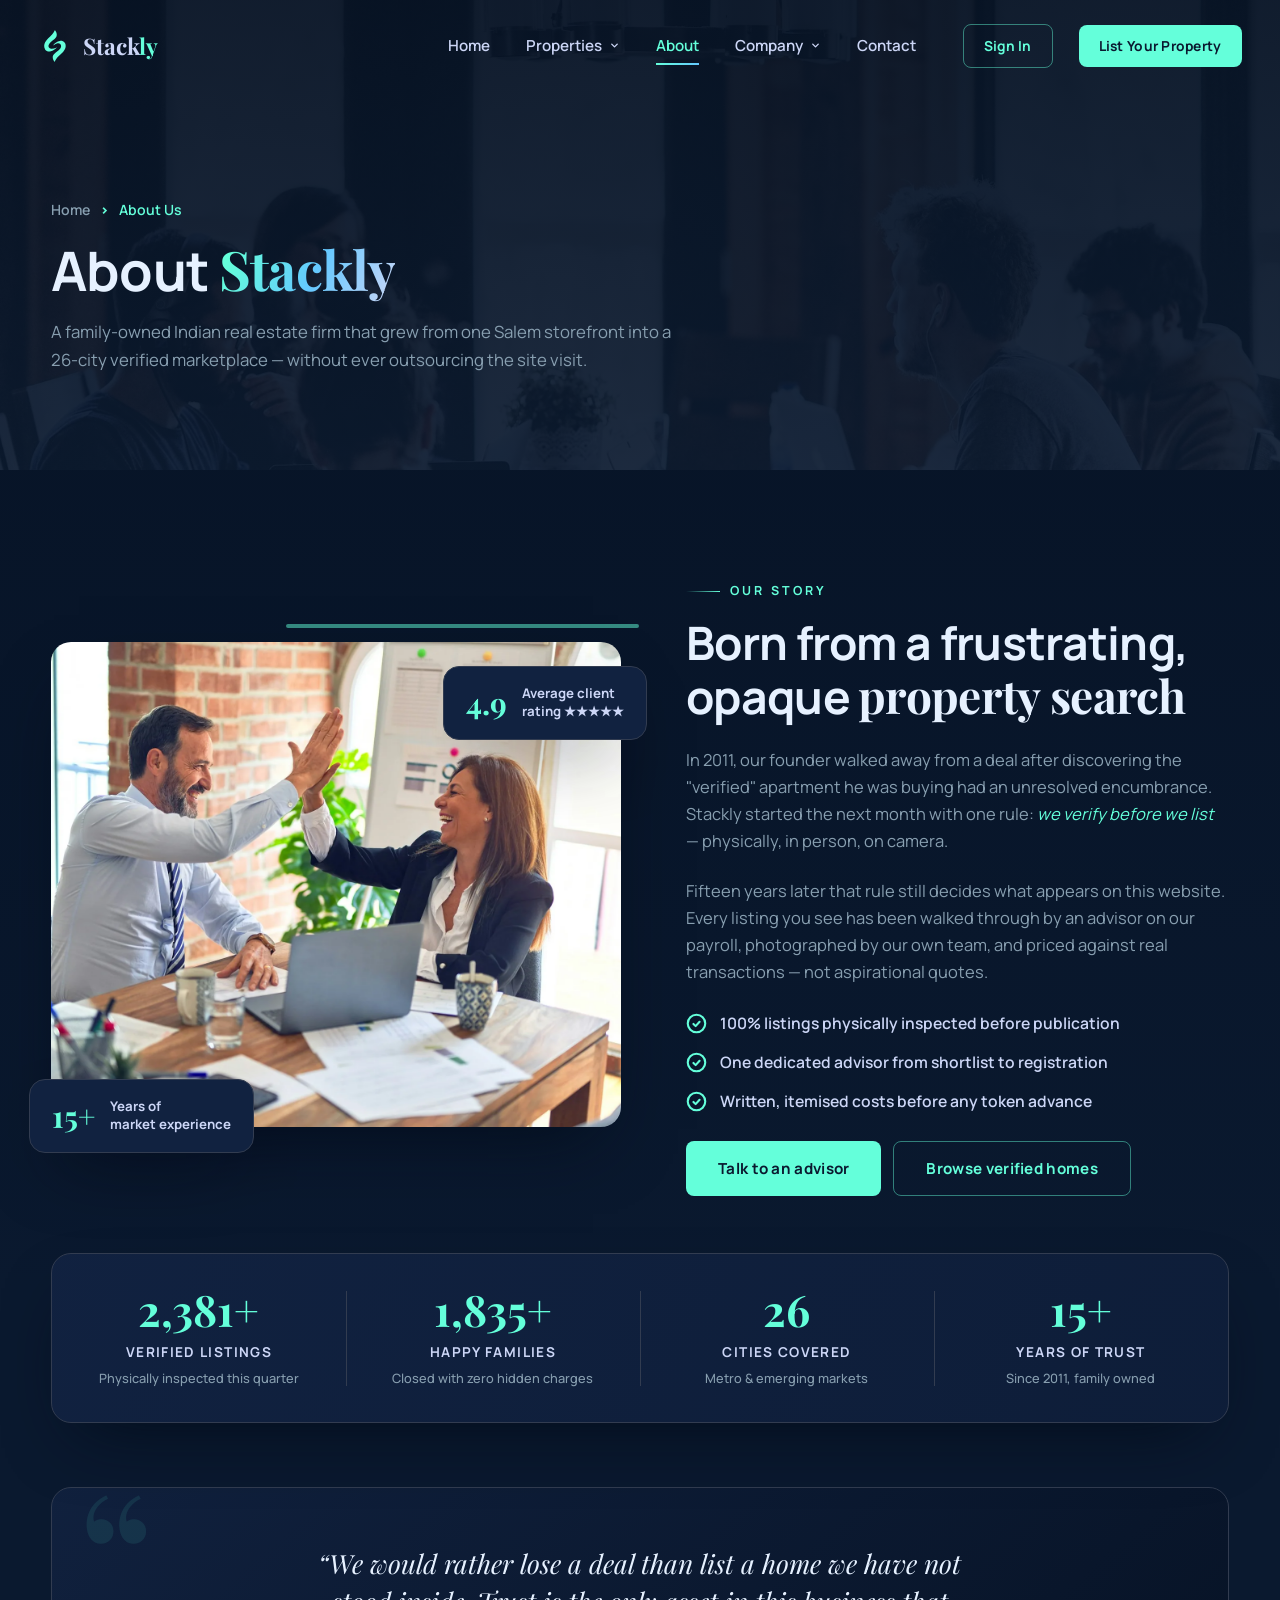
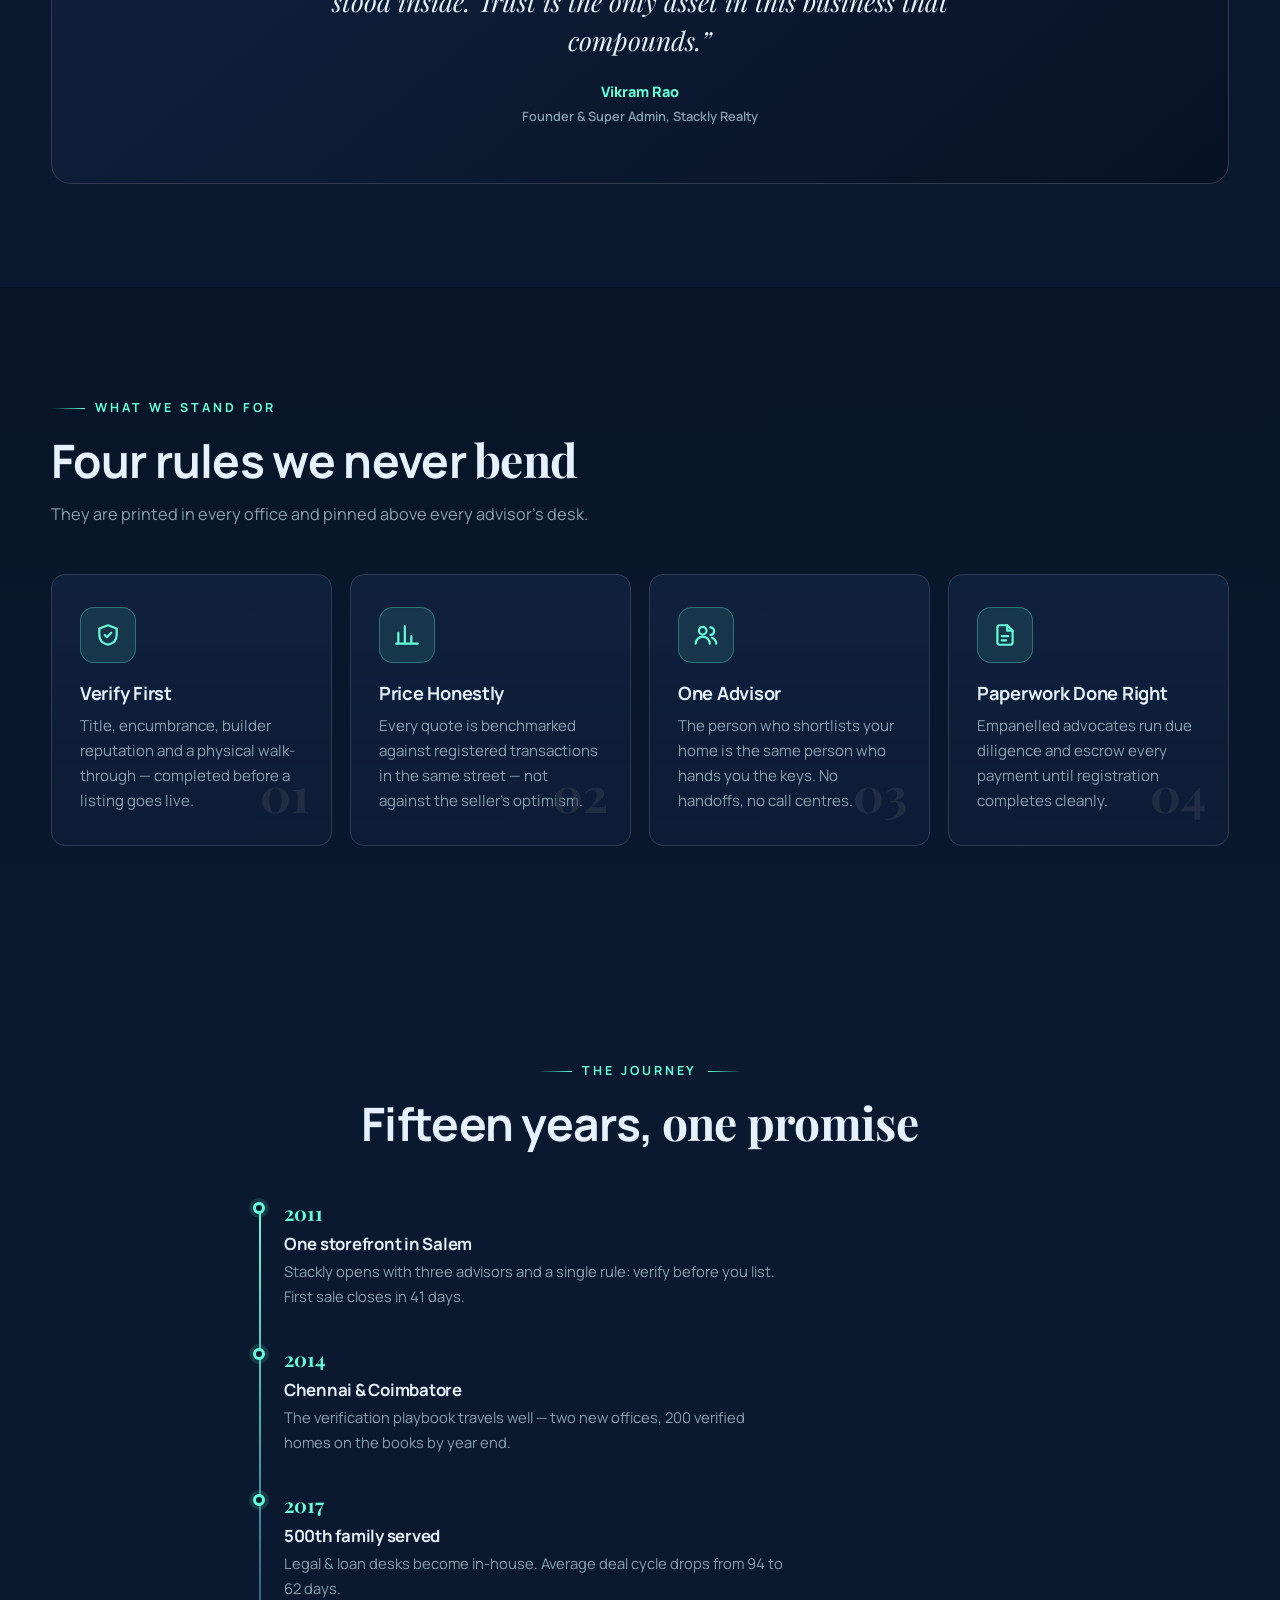
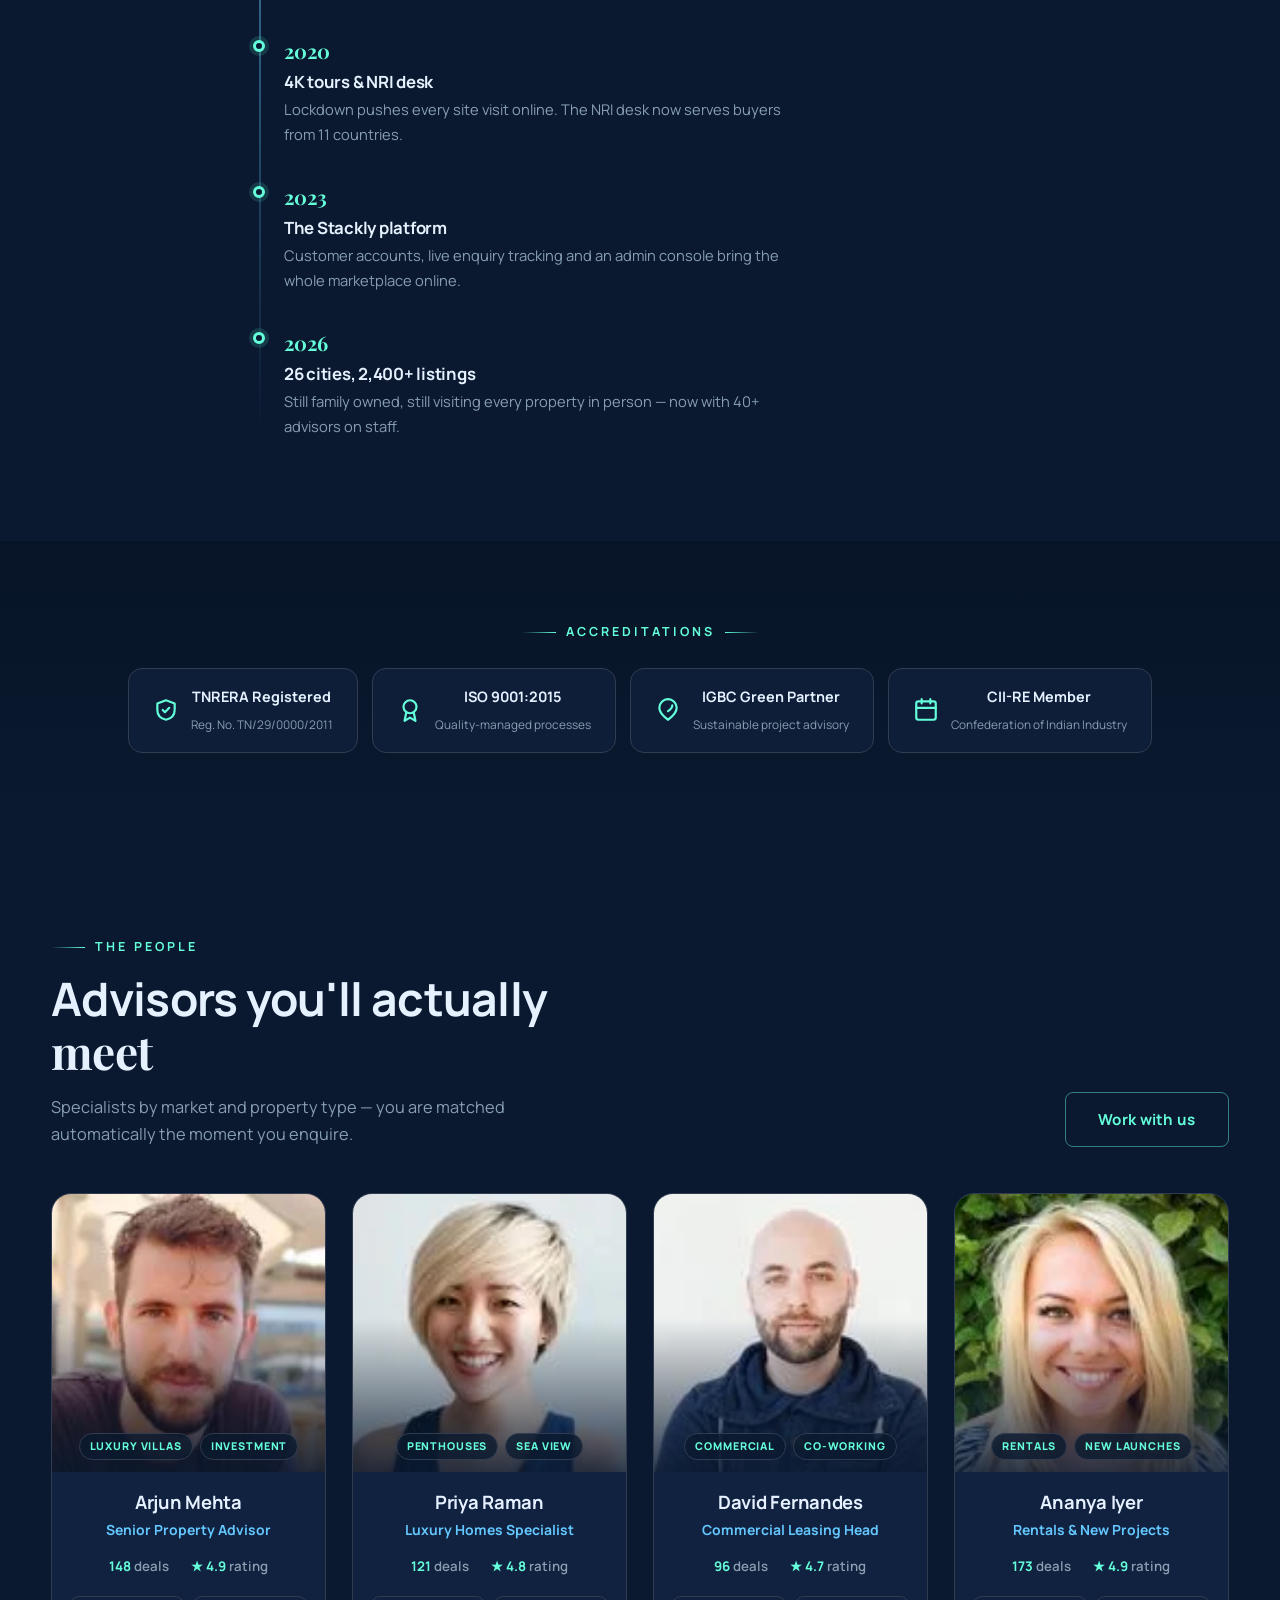
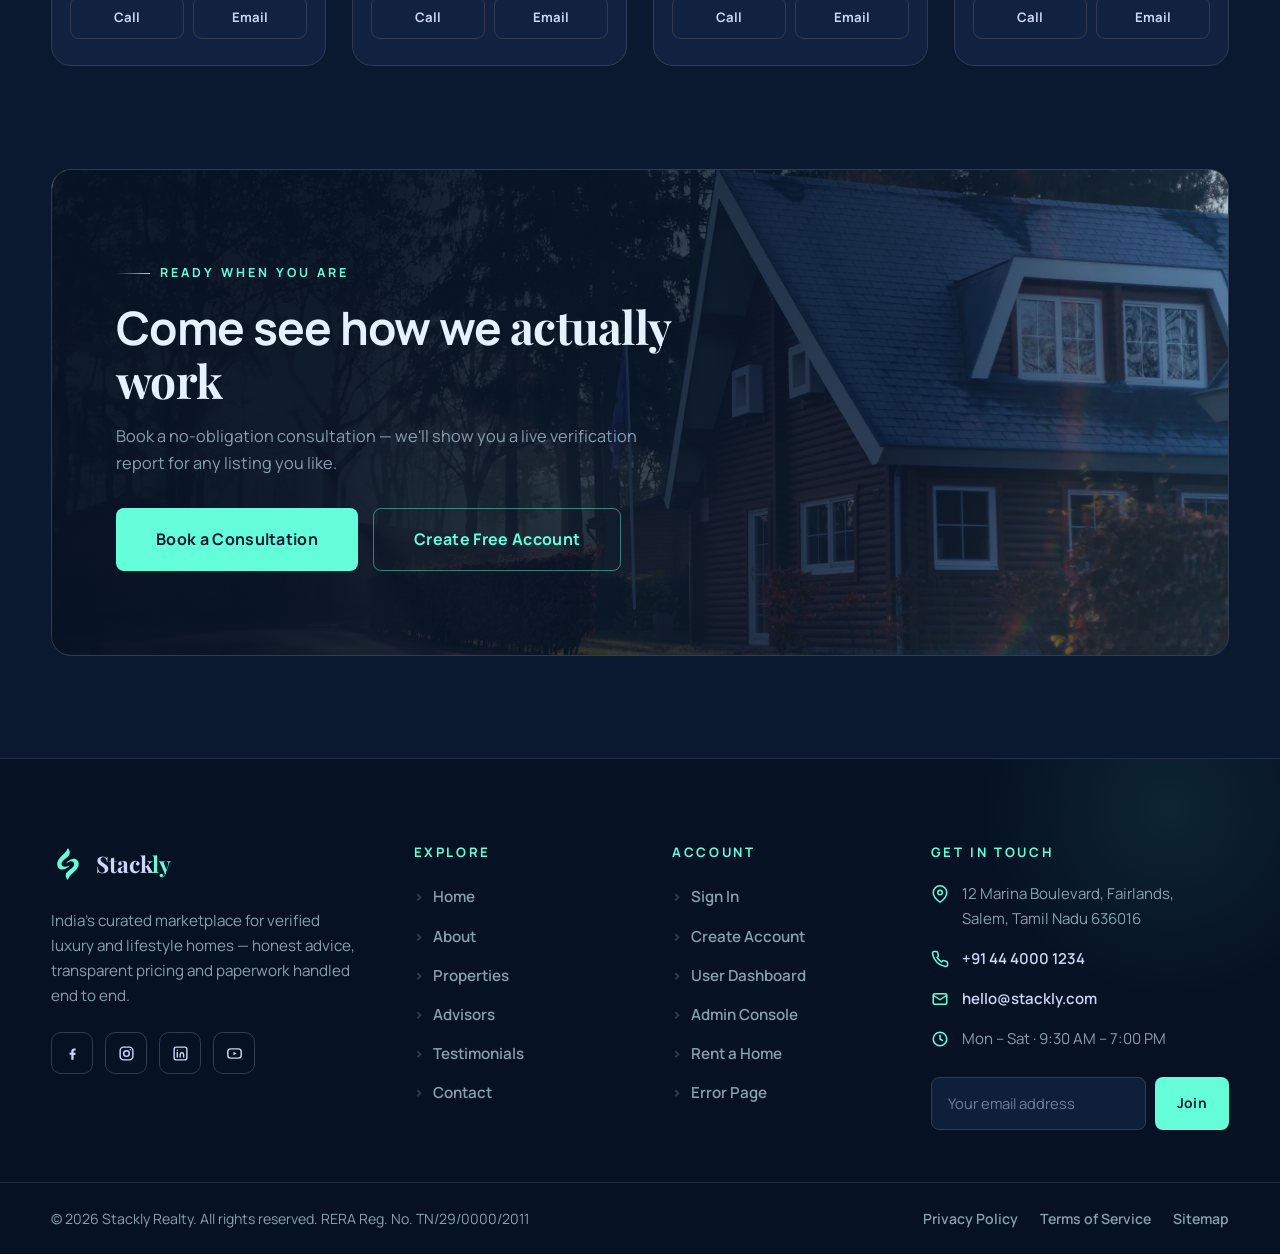
<file: about.html>
<!DOCTYPE html>
<html lang="en" class="no-js">
<head>
<meta charset="UTF-8">
<meta name="viewport" content="width=device-width, initial-scale=1.0">
<title>About Stackly — Our Story, Values &amp; Team</title>
<meta name="description" content="Stackly is a family-owned Indian real estate firm founded in 2011 in Salem. Meet the team, mission and values behind 2,400+ verified listings and 1,850+ happy families.">
<meta name="theme-color" content="#0a192f">
<meta property="og:title" content="About Stackly — Our Story, Values &amp; Team">
<meta property="og:description" content="Verified listings, transparent pricing and one advisor from shortlist to registration.">
<meta property="og:type" content="website">
<link rel="icon" href="data:image/svg+xml,%3Csvg xmlns='http://www.w3.org/2000/svg' viewBox='0 0 48 48'%3E%3Cpath d='M24 4L43 18v24a2 2 0 0 1-2 2H7a2 2 0 0 1-2-2V18L24 4z' fill='none' stroke='%2364ffda' stroke-width='3'/%3E%3Cpath d='M17 44V28h14v16' fill='none' stroke='%2364ffda' stroke-width='3'/%3E%3C/svg%3E">
<link rel="preconnect" href="https://fonts.googleapis.com">
<link rel="preconnect" href="https://fonts.gstatic.com" crossorigin>
<link href="https://fonts.googleapis.com/css2?family=Manrope:wght@400;500;600;700;800&family=Playfair+Display:ital,wght@0,600;0,700;1,600;1,700&display=swap" rel="stylesheet">
<link rel="stylesheet" href="css/style.css">
<link rel="stylesheet" href="css/pages.css">
<script>document.documentElement.classList.remove('no-js');document.documentElement.classList.add('js');</script>
</head>
<body>

<!-- ============ LOADER ============ -->
<div class="loader" id="loader" role="status" aria-live="polite">
  <div class="loader__inner">
    <div class="loader__logo">
      <svg xmlns="http://www.w3.org/2000/svg" viewBox="398 82 212 290" width="36" height="36" aria-hidden="true" focusable="false"><path fill="#64ffda" d="M419.713867,256.179962 C408.001251,235.739304 410.215973,215.613876 419.889709,195.679504 C426.373138,182.319229 436.255493,171.444672 446.508270,160.904480 C457.075165,150.041229 468.783997,140.348602 478.792694,128.896606 C487.411407,119.035004 494.797852,108.464394 500.031921,96.425682 C500.738983,94.799370 501.001617,92.854477 502.785980,91.712807 C503.214905,91.838028 503.879059,91.821617 504.103485,92.127670 C514.526489,106.341171 522.003967,121.483376 518.287415,139.859406 C515.933533,151.498276 508.987885,160.308563 500.296600,167.942245 C487.788574,178.928223 473.634369,187.949692 462.046570,200.037262 C456.219025,206.116135 451.191589,212.659836 449.149933,221.054688 C445.376373,236.570572 454.272034,249.198563 470.197021,250.779221 C485.241028,252.272446 499.302216,248.880798 512.632202,241.996979 C514.021362,241.279602 515.213196,239.793518 517.062500,240.547546 C517.833252,242.063324 516.690857,242.794266 515.917847,243.562866 C502.480865,256.923462 487.519073,267.973206 468.591339,271.949402 C447.923096,276.291199 431.269562,272.383606 419.713867,256.179962 z"/><path fill="#64ffda" d="M536.351807,311.352905 C521.089722,325.623138 508.631836,341.451172 501.644409,361.304535 C500.580017,360.856842 499.799347,360.777496 499.458496,360.348633 C491.323975,350.113098 485.458466,338.909088 484.707672,325.531189 C484.034546,313.536499 489.236786,303.909576 496.947052,295.363251 C506.737030,284.511749 519.089050,276.702271 530.329102,267.573334 C539.676453,259.981689 548.930542,252.352356 553.649658,240.719803 C556.247925,234.315125 556.803040,227.722214 555.167542,221.122284 C551.964783,208.197189 539.399353,200.886032 526.174622,203.877502 C513.911682,206.651428 503.242737,212.702515 493.079834,219.823700 C492.039246,220.552856 491.267578,221.851700 489.661957,221.557190 C488.659760,220.289383 489.653076,219.345703 490.287292,218.480408 C503.850159,199.976334 521.506714,187.674316 544.321167,183.636948 C574.742554,178.253418 599.437622,199.883118 594.804749,234.346802 C592.539368,251.198425 583.628967,264.794067 572.581299,277.156372 C561.558105,289.491241 548.610413,299.803345 536.351807,311.352905 z"/></svg>
      <span>Stack<span style="color:#64ffda">ly</span></span>
    </div>
    <div class="loader__ring" aria-hidden="true"></div>
    <p class="loader__text">Loading, please wait…</p>
    <p class="loader__sub">Curating verified properties for you</p>
  </div>
</div>

<div class="scroll-progress" aria-hidden="true"><span id="scrollBar"></span></div>

<!-- ============ NAVBAR ============ -->
<header class="nav" id="nav">
  <div class="nav__inner">
    <a class="brand" href="index.html" aria-label="Stackly — go to homepage">
      <svg xmlns="http://www.w3.org/2000/svg" viewBox="398 82 212 290" width="36" height="36" aria-hidden="true" focusable="false"><path fill="#64ffda" d="M419.713867,256.179962 C408.001251,235.739304 410.215973,215.613876 419.889709,195.679504 C426.373138,182.319229 436.255493,171.444672 446.508270,160.904480 C457.075165,150.041229 468.783997,140.348602 478.792694,128.896606 C487.411407,119.035004 494.797852,108.464394 500.031921,96.425682 C500.738983,94.799370 501.001617,92.854477 502.785980,91.712807 C503.214905,91.838028 503.879059,91.821617 504.103485,92.127670 C514.526489,106.341171 522.003967,121.483376 518.287415,139.859406 C515.933533,151.498276 508.987885,160.308563 500.296600,167.942245 C487.788574,178.928223 473.634369,187.949692 462.046570,200.037262 C456.219025,206.116135 451.191589,212.659836 449.149933,221.054688 C445.376373,236.570572 454.272034,249.198563 470.197021,250.779221 C485.241028,252.272446 499.302216,248.880798 512.632202,241.996979 C514.021362,241.279602 515.213196,239.793518 517.062500,240.547546 C517.833252,242.063324 516.690857,242.794266 515.917847,243.562866 C502.480865,256.923462 487.519073,267.973206 468.591339,271.949402 C447.923096,276.291199 431.269562,272.383606 419.713867,256.179962 z"/><path fill="#64ffda" d="M536.351807,311.352905 C521.089722,325.623138 508.631836,341.451172 501.644409,361.304535 C500.580017,360.856842 499.799347,360.777496 499.458496,360.348633 C491.323975,350.113098 485.458466,338.909088 484.707672,325.531189 C484.034546,313.536499 489.236786,303.909576 496.947052,295.363251 C506.737030,284.511749 519.089050,276.702271 530.329102,267.573334 C539.676453,259.981689 548.930542,252.352356 553.649658,240.719803 C556.247925,234.315125 556.803040,227.722214 555.167542,221.122284 C551.964783,208.197189 539.399353,200.886032 526.174622,203.877502 C513.911682,206.651428 503.242737,212.702515 493.079834,219.823700 C492.039246,220.552856 491.267578,221.851700 489.661957,221.557190 C488.659760,220.289383 489.653076,219.345703 490.287292,218.480408 C503.850159,199.976334 521.506714,187.674316 544.321167,183.636948 C574.742554,178.253418 599.437622,199.883118 594.804749,234.346802 C592.539368,251.198425 583.628967,264.794067 572.581299,277.156372 C561.558105,289.491241 548.610413,299.803345 536.351807,311.352905 z"/></svg>
      <span class="brand__full">Stack<b>ly</b></span>
    </a>

    <nav class="nav__menu" aria-label="Primary navigation">
      <ul class="nav__links">
        <li class="nav__item"><a class="nav__link" href="index.html">Home</a></li>

        <li class="nav__item nav__item--drop">
          <button class="nav__link" type="button" aria-haspopup="true">Properties
            <svg class="chev" viewBox="0 0 24 24" fill="none" stroke="currentColor" stroke-width="3" stroke-linecap="round" stroke-linejoin="round"><path d="M6 9l6 6 6-6"/></svg>
          </button>
          <ul class="dropdown">
            <li><a href="properties.html"><span class="dot"></span>All Properties</a></li>
            <li><a href="properties.html?purpose=sale"><span class="dot"></span>Buy a Home</a></li>
            <li><a href="properties.html?purpose=rent"><span class="dot"></span>Rent a Home</a></li>
            <li><a href="properties.html?type=Commercial"><span class="dot"></span>Commercial Spaces</a></li>
            <li><a href="properties.html?sort=new"><span class="dot"></span>New Launches</a></li>
          </ul>
        </li>

        <li class="nav__item"><a class="nav__link" href="about.html">About</a></li>

        <li class="nav__item nav__item--drop">
          <button class="nav__link" type="button" aria-haspopup="true">Company
            <svg class="chev" viewBox="0 0 24 24" fill="none" stroke="currentColor" stroke-width="3" stroke-linecap="round" stroke-linejoin="round"><path d="M6 9l6 6 6-6"/></svg>
          </button>
          <ul class="dropdown">
            <li><a href="about.html"><span class="dot"></span>About Us</a></li>
            <li><a href="index.html#story"><span class="dot"></span>Our Story</a></li>
            <li><a href="index.html#services"><span class="dot"></span>Why Stackly</a></li>
            <li><a href="index.html#agents"><span class="dot"></span>Our Advisors</a></li>
            <li><a href="index.html#testimonials"><span class="dot"></span>Testimonials</a></li>
          </ul>
        </li>

        <li class="nav__item"><a class="nav__link" href="contact.html">Contact</a></li>
      </ul>
      <a class="btn btn--primary btn--sm nav__cta" href="contact.html#contact-form">List Your Property</a>
    </nav>

    <button class="hamburger" id="hamburger" type="button" aria-label="Open menu" aria-expanded="false" aria-controls="mobileMenu">
      <span></span><span></span><span></span>
    </button>
  </div>
</header>

<!-- ============ MOBILE OVERLAY ============ -->
<div class="mobile-menu" id="mobileMenu" aria-hidden="true">
  <div class="mobile-menu__scroll">
    <div class="m-item"><a href="index.html">Home</a></div>

    <div class="m-item m-item--drop">
      <button type="button" aria-haspopup="true">Properties <svg class="chev" viewBox="0 0 24 24" fill="none" stroke="currentColor" stroke-width="3" stroke-linecap="round" stroke-linejoin="round"><path d="M6 9l6 6 6-6"/></svg></button>
      <div class="m-sub">
        <a href="properties.html">All Properties</a>
        <a href="properties.html?purpose=sale">Buy a Home</a>
        <a href="properties.html?purpose=rent">Rent a Home</a>
        <a href="properties.html?type=Commercial">Commercial Spaces</a>
        <a href="properties.html?sort=new">New Launches</a>
      </div>
    </div>

    <div class="m-item"><a href="about.html">About</a></div>

    <div class="m-item m-item--drop">
      <button type="button" aria-haspopup="true">Company <svg class="chev" viewBox="0 0 24 24" fill="none" stroke="currentColor" stroke-width="3" stroke-linecap="round" stroke-linejoin="round"><path d="M6 9l6 6 6-6"/></svg></button>
      <div class="m-sub">
        <a href="about.html">About Us</a>
        <a href="index.html#story">Our Story</a>
        <a href="index.html#services">Why Stackly</a>
        <a href="index.html#agents">Our Advisors</a>
        <a href="index.html#testimonials">Testimonials</a>
      </div>
    </div>

    <div class="m-item"><a href="contact.html">Contact</a></div>

    <div class="mobile-menu__foot">
      <a class="btn btn--primary btn--block" href="contact.html#contact-form">List Your Property</a>
      <p class="m-contact">Talk to us: <a href="tel:+914440001234">+91 44 4000 1234</a><br><a href="mailto:hello@stackly.com">hello@stackly.com</a></p>
      <div class="socials">
        <a href="#" aria-label="Facebook"><svg viewBox="0 0 24 24" fill="currentColor"><path d="M13.5 21v-7h2.4l.4-3h-2.8V9.1c0-.9.3-1.5 1.6-1.5h1.3V4.9c-.3 0-1.2-.1-2.2-.1-2.3 0-3.9 1.4-3.9 4v2.1H7.8v3h2.5v7h3.2z"/></svg></a>
        <a href="#" aria-label="Instagram"><svg viewBox="0 0 24 24" fill="none" stroke="currentColor" stroke-width="2"><rect x="3" y="3" width="18" height="18" rx="5"/><circle cx="12" cy="12" r="4"/><circle cx="17.3" cy="6.7" r="1.1" fill="currentColor" stroke="none"/></svg></a>
        <a href="#" aria-label="LinkedIn"><svg viewBox="0 0 24 24" fill="none" stroke="currentColor" stroke-width="2" stroke-linecap="round"><rect x="3" y="3" width="18" height="18" rx="3"/><path d="M7.5 10.5V17M7.5 7.2v.1M11.6 17v-3.7a2.4 2.4 0 0 1 4.8 0V17"/></svg></a>
        <a href="#" aria-label="YouTube"><svg viewBox="0 0 24 24" fill="none" stroke="currentColor" stroke-width="2" stroke-linecap="round"><rect x="2.5" y="5.5" width="19" height="13" rx="4"/><path d="M10.5 9.5l4.5 2.5-4.5 2.5z" fill="currentColor" stroke="none"/></svg></a>
      </div>
    </div>
  </div>
</div>

<main>

<!-- ============ PAGE HERO ============ -->
<section class="page-hero" style="background-image:url('assets/img/hero-about.webp')">
  <div class="container">
    <nav aria-label="Breadcrumb">
      <ol class="crumbs" data-reveal="fade">
        <li><a href="index.html">Home</a></li>
        <li aria-current="page">About Us</li>
      </ol>
    </nav>
    <h1 data-reveal style="--d:.08s">About <span class="serif grad-text">Stackly</span></h1>
    <p data-reveal style="--d:.16s">
      A family-owned Indian real estate firm that grew from one Salem storefront into a
      26-city verified marketplace — without ever outsourcing the site visit.
    </p>
  </div>
</section>

<!-- ============ STORY ============ -->
<section class="section section--alt" id="story">
  <div class="container story">
    <div class="story__media" data-reveal="left">
      <span class="story__frame" aria-hidden="true"></span>
      <img class="main" src="assets/img/story.webp" alt="Stackly advisory team meeting a family" loading="lazy" decoding="async">
      <div class="float-card">
        <b>15+</b>
        <span>Years of<br>market experience</span>
      </div>
      <div class="float-card float-card--2">
        <b>4.9</b>
        <span>Average client<br>rating ★★★★★</span>
      </div>
    </div>

    <div data-reveal="right">
      <p class="eyebrow">Our story</p>
      <h2 class="section__title" style="max-width:24ch">Born from a frustrating, opaque <span class="serif">property search</span></h2>
      <p class="mt-2">
        In 2011, our founder walked away from a deal after discovering the "verified" apartment
        he was buying had an unresolved encumbrance. Stackly started the next month with one rule:
        <em class="hl">we verify before we list</em> — physically, in person, on camera.
      </p>
      <p class="mt-2">
        Fifteen years later that rule still decides what appears on this website. Every listing you
        see has been walked through by an advisor on our payroll, photographed by our own team, and
        priced against real transactions — not aspirational quotes.
      </p>
      <ul class="check-list">
        <li>
          <svg viewBox="0 0 24 24" fill="none" stroke="currentColor" stroke-width="2.4" stroke-linecap="round" stroke-linejoin="round"><circle cx="12" cy="12" r="10"/><path d="M8.5 12.5l2.5 2.5 4.5-5"/></svg>
          100% listings physically inspected before publication
        </li>
        <li>
          <svg viewBox="0 0 24 24" fill="none" stroke="currentColor" stroke-width="2.4" stroke-linecap="round" stroke-linejoin="round"><circle cx="12" cy="12" r="10"/><path d="M8.5 12.5l2.5 2.5 4.5-5"/></svg>
          One dedicated advisor from shortlist to registration
        </li>
        <li>
          <svg viewBox="0 0 24 24" fill="none" stroke="currentColor" stroke-width="2.4" stroke-linecap="round" stroke-linejoin="round"><circle cx="12" cy="12" r="10"/><path d="M8.5 12.5l2.5 2.5 4.5-5"/></svg>
          Written, itemised costs before any token advance
        </li>
      </ul>
      <div style="margin-top:26px;display:flex;gap:12px;flex-wrap:wrap">
        <a class="btn btn--primary" href="contact.html#contact-form">Talk to an advisor</a>
        <a class="btn btn--ghost" href="properties.html">Browse verified homes</a>
      </div>
    </div>
  </div>
</section>

<!-- ============ STATS ============ -->
<section class="stats container" aria-label="Stackly in numbers">
  <div class="stats__inner">
    <div class="stat" data-reveal>
      <div class="stat__num"><span data-count="2400" data-suffix="+">0</span></div>
      <div class="stat__label">Verified Listings</div>
      <div class="stat__note">Physically inspected this quarter</div>
    </div>
    <div class="stat" data-reveal>
      <div class="stat__num"><span data-count="1850" data-suffix="+">0</span></div>
      <div class="stat__label">Happy Families</div>
      <div class="stat__note">Closed with zero hidden charges</div>
    </div>
    <div class="stat" data-reveal>
      <div class="stat__num"><span data-count="26">0</span></div>
      <div class="stat__label">Cities Covered</div>
      <div class="stat__note">Metro &amp; emerging markets</div>
    </div>
    <div class="stat" data-reveal>
      <div class="stat__num"><span data-count="15" data-suffix="+">0</span></div>
      <div class="stat__label">Years of Trust</div>
      <div class="stat__note">Since 2011, family owned</div>
    </div>
  </div>
</section>

<!-- ============ FOUNDER QUOTE ============ -->
<section class="section" style="padding-top:clamp(40px,5vw,64px)">
  <div class="container">
    <div class="quote-band" data-reveal="zoom">
      <blockquote>
        “We would rather lose a deal than list a home we have not stood inside.
        Trust is the only asset in this business that compounds.”
      </blockquote>
      <cite>Vikram Rao<span>Founder &amp; Super Admin, Stackly Realty</span></cite>
    </div>
  </div>
</section>

<!-- ============ VALUES ============ -->
<section class="section section--alt" id="values">
  <div class="container">
    <div class="section__head">
      <div data-reveal>
        <p class="eyebrow">What we stand for</p>
        <h2 class="section__title">Four rules we never <span class="serif">bend</span></h2>
        <p class="section__sub">They are printed in every office and pinned above every advisor's desk.</p>
      </div>
    </div>

    <div class="values">
      <article class="svc-card" data-reveal>
        <div class="svc-card__icon"><svg viewBox="0 0 24 24" fill="none" stroke="currentColor" stroke-width="2" stroke-linecap="round" stroke-linejoin="round"><path d="M12 3l8 3v6c0 5-3.5 8-8 9-4.5-1-8-4-8-9V6l8-3z"/><path d="M9 12l2 2 4-4"/></svg></div>
        <h3>Verify First</h3>
        <p>Title, encumbrance, builder reputation and a physical walk-through — completed before a listing goes live.</p>
        <span class="svc-card__no">01</span>
      </article>

      <article class="svc-card" data-reveal>
        <div class="svc-card__icon"><svg viewBox="0 0 24 24" fill="none" stroke="currentColor" stroke-width="2" stroke-linecap="round" stroke-linejoin="round"><path d="M4 20V10M10 20V4M16 20v-7M22 20H2"/></svg></div>
        <h3>Price Honestly</h3>
        <p>Every quote is benchmarked against registered transactions in the same street — not against the seller's optimism.</p>
        <span class="svc-card__no">02</span>
      </article>

      <article class="svc-card" data-reveal>
        <div class="svc-card__icon"><svg viewBox="0 0 24 24" fill="none" stroke="currentColor" stroke-width="2" stroke-linecap="round" stroke-linejoin="round"><circle cx="9" cy="8" r="3.5"/><path d="M2.5 20a6.5 6.5 0 0 1 13 0"/><path d="M16 5a3.5 3.5 0 0 1 0 7"/><path d="M17.5 14.5A6.5 6.5 0 0 1 21.5 20"/></svg></div>
        <h3>One Advisor</h3>
        <p>The person who shortlists your home is the same person who hands you the keys. No handoffs, no call centres.</p>
        <span class="svc-card__no">03</span>
      </article>

      <article class="svc-card" data-reveal>
        <div class="svc-card__icon"><svg viewBox="0 0 24 24" fill="none" stroke="currentColor" stroke-width="2" stroke-linecap="round" stroke-linejoin="round"><path d="M14 3H7a2 2 0 0 0-2 2v14a2 2 0 0 0 2 2h10a2 2 0 0 0 2-2V8l-5-5z"/><path d="M14 3v5h5"/><path d="M9 13h6M9 17h4"/></svg></div>
        <h3>Paperwork Done Right</h3>
        <p>Empanelled advocates run due diligence and escrow every payment until registration completes cleanly.</p>
        <span class="svc-card__no">04</span>
      </article>
    </div>
  </div>
</section>

<!-- ============ TIMELINE ============ -->
<section class="section" id="journey">
  <div class="container">
    <div class="section__head center" style="justify-content:center">
      <div data-reveal>
        <p class="eyebrow">The journey</p>
        <h2 class="section__title">Fifteen years, <span class="serif">one promise</span></h2>
      </div>
    </div>

    <div class="timeline">
      <div class="tl-item" data-reveal>
        <span class="year">2011</span>
        <h3>One storefront in Salem</h3>
        <p>Stackly opens with three advisors and a single rule: verify before you list. First sale closes in 41 days.</p>
      </div>
      <div class="tl-item" data-reveal>
        <span class="year">2014</span>
        <h3>Chennai &amp; Coimbatore</h3>
        <p>The verification playbook travels well — two new offices, 200 verified homes on the books by year end.</p>
      </div>
      <div class="tl-item" data-reveal>
        <span class="year">2017</span>
        <h3>500th family served</h3>
        <p>Legal &amp; loan desks become in-house. Average deal cycle drops from 94 to 62 days.</p>
      </div>
      <div class="tl-item" data-reveal>
        <span class="year">2020</span>
        <h3>4K tours &amp; NRI desk</h3>
        <p>Lockdown pushes every site visit online. The NRI desk now serves buyers from 11 countries.</p>
      </div>
      <div class="tl-item" data-reveal>
        <span class="year">2023</span>
        <h3>The Stackly platform</h3>
        <p>Customer accounts, live enquiry tracking and an admin console bring the whole marketplace online.</p>
      </div>
      <div class="tl-item" data-reveal>
        <span class="year">2026</span>
        <h3>26 cities, 2,400+ listings</h3>
        <p>Still family owned, still visiting every property in person — now with 40+ advisors on staff.</p>
      </div>
    </div>
  </div>
</section>

<!-- ============ CERTIFICATIONS ============ -->
<section class="section section--alt" style="padding-block:clamp(44px,6vw,72px)">
  <div class="container center">
    <p class="eyebrow" data-reveal style="justify-content:center">Accreditations</p>
    <div class="certs" style="margin-top:26px" data-reveal="fade">
      <div class="cert">
        <svg viewBox="0 0 24 24" fill="none" stroke="currentColor" stroke-width="2" stroke-linecap="round" stroke-linejoin="round"><path d="M12 3l8 3v6c0 5-3.5 8-8 9-4.5-1-8-4-8-9V6l8-3z"/><path d="M9 12l2 2 4-4"/></svg>
        <div><b>TNRERA Registered</b><span>Reg. No. TN/29/0000/2011</span></div>
      </div>
      <div class="cert">
        <svg viewBox="0 0 24 24" fill="none" stroke="currentColor" stroke-width="2" stroke-linecap="round" stroke-linejoin="round"><circle cx="12" cy="9" r="6"/><path d="M8.5 14.5L7 22l5-3 5 3-1.5-7.5"/></svg>
        <div><b>ISO 9001:2015</b><span>Quality-managed processes</span></div>
      </div>
      <div class="cert">
        <svg viewBox="0 0 24 24" fill="none" stroke="currentColor" stroke-width="2" stroke-linecap="round" stroke-linejoin="round"><path d="M12 21c5-3.5 8-7.2 8-11a8 8 0 0 0-16 0c0 3.8 3 7.5 8 11z"/><path d="M12 13c2.5-1.6 4-3.4 4-5.4"/></svg>
        <div><b>IGBC Green Partner</b><span>Sustainable project advisory</span></div>
      </div>
      <div class="cert">
        <svg viewBox="0 0 24 24" fill="none" stroke="currentColor" stroke-width="2" stroke-linecap="round" stroke-linejoin="round"><rect x="3" y="4" width="18" height="17" rx="2"/><path d="M8 2v4M16 2v4M3 10h18"/></svg>
        <div><b>CII-RE Member</b><span>Confederation of Indian Industry</span></div>
      </div>
    </div>
  </div>
</section>

<!-- ============ TEAM ============ -->
<section class="section" id="team">
  <div class="container">
    <div class="section__head">
      <div data-reveal>
        <p class="eyebrow">The people</p>
        <h2 class="section__title">Advisors you'll actually <span class="serif">meet</span></h2>
        <p class="section__sub">Specialists by market and property type — you are matched automatically the moment you enquire.</p>
      </div>
      <a class="btn btn--ghost" href="contact.html" data-reveal="right">Work with us</a>
    </div>
    <div class="grid grid--4 about-team" id="aboutTeam"></div>
  </div>
</section>

<!-- ============ CTA ============ -->
<section class="section" style="padding-top:0">
  <div class="container">
    <div class="cta-band" style="background-image:url('assets/img/cta-bg.webp')" data-reveal="zoom">
      <div class="cta-band__content">
        <p class="eyebrow">Ready when you are</p>
        <h2 class="section__title" style="margin-top:16px">Come see how we <span class="serif">actually work</span></h2>
        <p class="section__sub">Book a no-obligation consultation — we'll show you a live verification report for any listing you like.</p>
        <div class="cta-band__actions">
          <a class="btn btn--primary btn--lg" href="contact.html#contact-form">Book a Consultation</a>
          <a class="btn btn--ghost btn--lg" href="signup.html">Create Free Account</a>
        </div>
      </div>
    </div>
  </div>
</section>

</main>

<!-- ============ FOOTER ============ -->
<footer class="footer">
  <div class="container footer__grid">
    <div>
      <a class="brand" href="index.html" aria-label="Stackly home">
        <svg xmlns="http://www.w3.org/2000/svg" viewBox="398 82 212 290" width="36" height="36" aria-hidden="true" focusable="false"><path fill="#64ffda" d="M419.713867,256.179962 C408.001251,235.739304 410.215973,215.613876 419.889709,195.679504 C426.373138,182.319229 436.255493,171.444672 446.508270,160.904480 C457.075165,150.041229 468.783997,140.348602 478.792694,128.896606 C487.411407,119.035004 494.797852,108.464394 500.031921,96.425682 C500.738983,94.799370 501.001617,92.854477 502.785980,91.712807 C503.214905,91.838028 503.879059,91.821617 504.103485,92.127670 C514.526489,106.341171 522.003967,121.483376 518.287415,139.859406 C515.933533,151.498276 508.987885,160.308563 500.296600,167.942245 C487.788574,178.928223 473.634369,187.949692 462.046570,200.037262 C456.219025,206.116135 451.191589,212.659836 449.149933,221.054688 C445.376373,236.570572 454.272034,249.198563 470.197021,250.779221 C485.241028,252.272446 499.302216,248.880798 512.632202,241.996979 C514.021362,241.279602 515.213196,239.793518 517.062500,240.547546 C517.833252,242.063324 516.690857,242.794266 515.917847,243.562866 C502.480865,256.923462 487.519073,267.973206 468.591339,271.949402 C447.923096,276.291199 431.269562,272.383606 419.713867,256.179962 z"/><path fill="#64ffda" d="M536.351807,311.352905 C521.089722,325.623138 508.631836,341.451172 501.644409,361.304535 C500.580017,360.856842 499.799347,360.777496 499.458496,360.348633 C491.323975,350.113098 485.458466,338.909088 484.707672,325.531189 C484.034546,313.536499 489.236786,303.909576 496.947052,295.363251 C506.737030,284.511749 519.089050,276.702271 530.329102,267.573334 C539.676453,259.981689 548.930542,252.352356 553.649658,240.719803 C556.247925,234.315125 556.803040,227.722214 555.167542,221.122284 C551.964783,208.197189 539.399353,200.886032 526.174622,203.877502 C513.911682,206.651428 503.242737,212.702515 493.079834,219.823700 C492.039246,220.552856 491.267578,221.851700 489.661957,221.557190 C488.659760,220.289383 489.653076,219.345703 490.287292,218.480408 C503.850159,199.976334 521.506714,187.674316 544.321167,183.636948 C574.742554,178.253418 599.437622,199.883118 594.804749,234.346802 C592.539368,251.198425 583.628967,264.794067 572.581299,277.156372 C561.558105,289.491241 548.610413,299.803345 536.351807,311.352905 z"/></svg>
        <span>Stack<b>ly</b></span>
      </a>
      <p class="footer__about">India's curated marketplace for verified luxury and lifestyle homes — honest advice, transparent pricing and paperwork handled end to end.</p>
      <div class="socials">
        <a href="#" aria-label="Facebook"><svg viewBox="0 0 24 24" fill="currentColor"><path d="M13.5 21v-7h2.4l.4-3h-2.8V9.1c0-.9.3-1.5 1.6-1.5h1.3V4.9c-.3 0-1.2-.1-2.2-.1-2.3 0-3.9 1.4-3.9 4v2.1H7.8v3h2.5v7h3.2z"/></svg></a>
        <a href="#" aria-label="Instagram"><svg viewBox="0 0 24 24" fill="none" stroke="currentColor" stroke-width="2"><rect x="3" y="3" width="18" height="18" rx="5"/><circle cx="12" cy="12" r="4"/><circle cx="17.3" cy="6.7" r="1.1" fill="currentColor" stroke="none"/></svg></a>
        <a href="#" aria-label="LinkedIn"><svg viewBox="0 0 24 24" fill="none" stroke="currentColor" stroke-width="2" stroke-linecap="round"><rect x="3" y="3" width="18" height="18" rx="3"/><path d="M7.5 10.5V17M7.5 7.2v.1M11.6 17v-3.7a2.4 2.4 0 0 1 4.8 0V17"/></svg></a>
        <a href="#" aria-label="YouTube"><svg viewBox="0 0 24 24" fill="none" stroke="currentColor" stroke-width="2" stroke-linecap="round"><rect x="2.5" y="5.5" width="19" height="13" rx="4"/><path d="M10.5 9.5l4.5 2.5-4.5 2.5z" fill="currentColor" stroke="none"/></svg></a>
      </div>
    </div>

    <div>
      <h4>Explore</h4>
      <ul class="footer__links">
        <li><a href="index.html">Home</a></li>
        <li><a href="about.html">About</a></li>
        <li><a href="properties.html">Properties</a></li>
        <li><a href="index.html#agents">Advisors</a></li>
        <li><a href="index.html#testimonials">Testimonials</a></li>
        <li><a href="contact.html">Contact</a></li>
      </ul>
    </div>

    <div>
      <h4>Account</h4>
      <ul class="footer__links">
        <li><a href="login.html">Sign In</a></li>
        <li><a href="signup.html">Create Account</a></li>
        <li><a href="dashboard.html">User Dashboard</a></li>
        <li><a href="admin.html">Admin Console</a></li>
        <li><a href="properties.html?purpose=rent">Rent a Home</a></li>
        <li><a href="404.html">Error Page</a></li>
      </ul>
    </div>

    <div>
      <h4>Get in touch</h4>
      <ul class="footer__contact">
        <li>
          <svg viewBox="0 0 24 24" fill="none" stroke="currentColor" stroke-width="2" stroke-linecap="round" stroke-linejoin="round"><path d="M21 10c0 7-9 13-9 13s-9-6-9-13a9 9 0 0 1 18 0z"/><circle cx="12" cy="10" r="3"/></svg>
          <span>12 Marina Boulevard, Fairlands,<br>Salem, Tamil Nadu 636016</span>
        </li>
        <li>
          <svg viewBox="0 0 24 24" fill="none" stroke="currentColor" stroke-width="2" stroke-linecap="round" stroke-linejoin="round"><path d="M22 16.9v3a2 2 0 0 1-2.2 2 19.8 19.8 0 0 1-8.6-3 19.5 19.5 0 0 1-6-6A19.8 19.8 0 0 1 2 4.2 2 2 0 0 1 4 2h3a2 2 0 0 1 2 1.7c.1 1 .4 1.9.7 2.8a2 2 0 0 1-.5 2.1L8 9.9a16 16 0 0 0 6 6l1.3-1.2a2 2 0 0 1 2.1-.5c.9.3 1.8.6 2.8.7A2 2 0 0 1 22 16.9z"/></svg>
          <a href="tel:+914440001234">+91 44 4000 1234</a>
        </li>
        <li>
          <svg viewBox="0 0 24 24" fill="none" stroke="currentColor" stroke-width="2" stroke-linecap="round" stroke-linejoin="round"><rect x="3" y="5" width="18" height="14" rx="2"/><path d="M3 7l9 6 9-6"/></svg>
          <a href="mailto:hello@stackly.com">hello@stackly.com</a>
        </li>
        <li>
          <svg viewBox="0 0 24 24" fill="none" stroke="currentColor" stroke-width="2" stroke-linecap="round" stroke-linejoin="round"><circle cx="12" cy="12" r="9"/><path d="M12 7v5l3.2 1.9"/></svg>
          <span>Mon – Sat · 9:30 AM – 7:00 PM</span>
        </li>
      </ul>
      <form class="newsletter" novalidate>
        <input type="email" name="email" placeholder="Your email address" aria-label="Email address for newsletter" required>
        <button class="btn btn--primary btn--sm" type="submit">Join</button>
      </form>
    </div>
  </div>

  <div class="footer__bottom">
    <div class="container">
      <p>© <span data-year>2026</span> Stackly Realty. All rights reserved. RERA Reg. No. TN/29/0000/2011</p>
      <nav aria-label="Legal">
        <a href="#">Privacy Policy</a>
        <a href="#">Terms of Service</a>
        <a href="#">Sitemap</a>
      </nav>
    </div>
  </div>
</footer>

<button class="back-top" id="backTop" type="button" aria-label="Back to top">
  <svg viewBox="0 0 24 24" fill="none" stroke="currentColor" stroke-width="2.6" stroke-linecap="round" stroke-linejoin="round"><path d="M12 19V5"/><path d="M6 11l6-6 6 6"/></svg>
</button>

<script src="js/data.js"></script>
<script src="js/main.js"></script>
<script src="js/auth.js"></script>
<script src="js/about.js"></script>
</body>
</html>
</file>
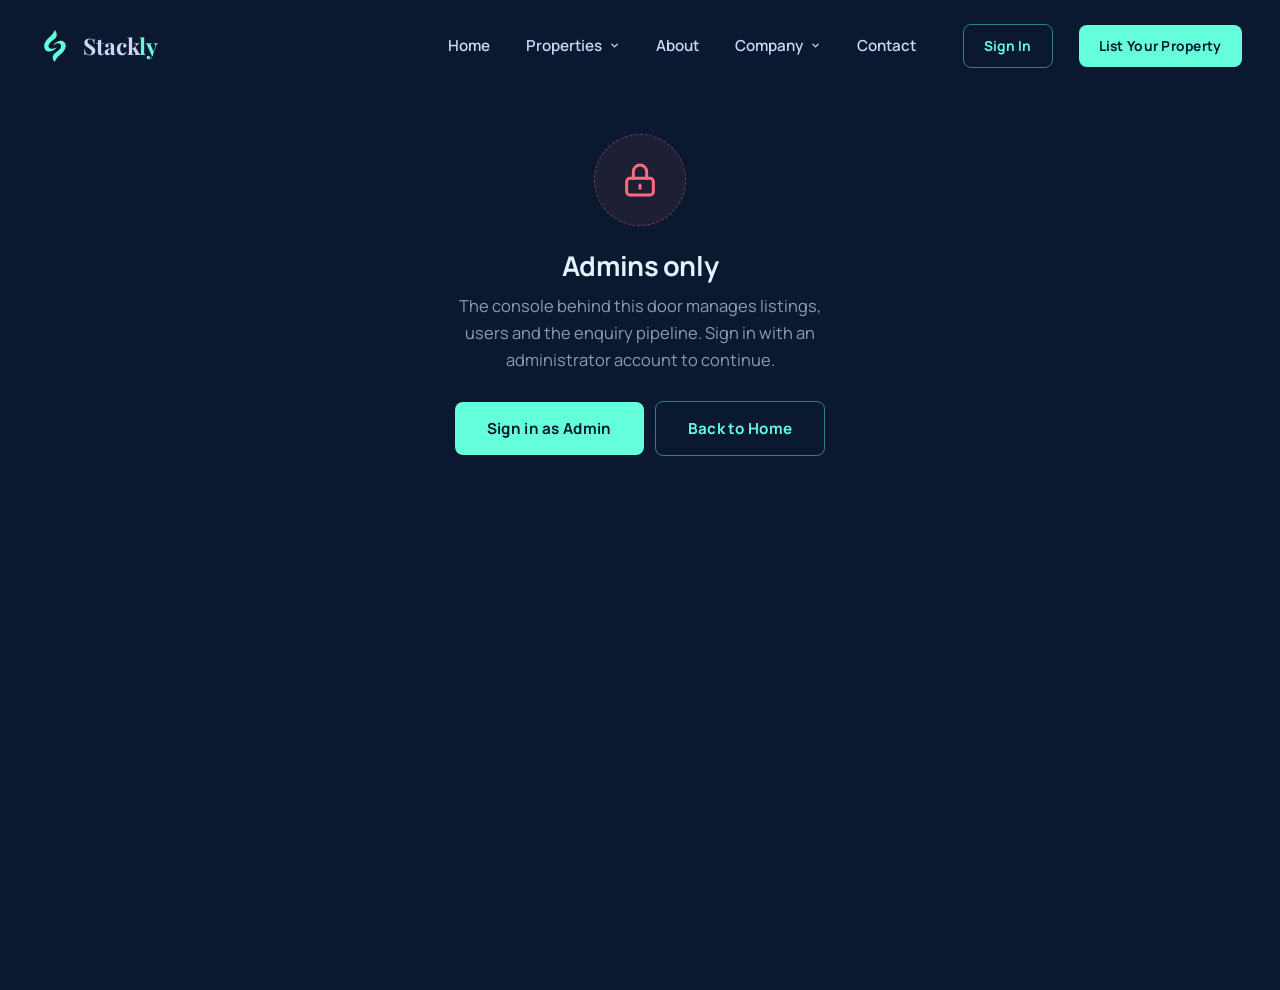
<file: admin.html>
<!DOCTYPE html>
<html lang="en" class="no-js">
<head>
<meta charset="UTF-8">
<meta name="viewport" content="width=device-width, initial-scale=1.0">
<title>Admin Console — Stackly</title>
<meta name="description" content="Stackly administrator console — manage listings, moderate users, work the enquiry pipeline and site settings.">
<meta name="theme-color" content="#0a192f">
<meta name="robots" content="noindex">
<link rel="icon" href="data:image/svg+xml,%3Csvg xmlns='http://www.w3.org/2000/svg' viewBox='0 0 48 48'%3E%3Cpath d='M24 4L43 18v24a2 2 0 0 1-2 2H7a2 2 0 0 1-2-2V18L24 4z' fill='none' stroke='%2364ffda' stroke-width='3'/%3E%3Cpath d='M17 44V28h14v16' fill='none' stroke='%2364ffda' stroke-width='3'/%3E%3C/svg%3E">
<link rel="preconnect" href="https://fonts.googleapis.com">
<link rel="preconnect" href="https://fonts.gstatic.com" crossorigin>
<link href="https://fonts.googleapis.com/css2?family=Manrope:wght@400;500;600;700;800&family=Playfair+Display:ital,wght@0,600;0,700;1,600;1,700&display=swap" rel="stylesheet">
<link rel="stylesheet" href="css/style.css">
<link rel="stylesheet" href="css/pages.css">
<script>document.documentElement.classList.remove('no-js');document.documentElement.classList.add('js');</script>
</head>
<body>

<div class="scroll-progress" aria-hidden="true"><span id="scrollBar"></span></div>

<!-- ============ NAVBAR ============ -->
<header class="nav is-scrolled" id="nav">
  <div class="nav__inner">
    <a class="brand" href="index.html" aria-label="Stackly — go to homepage">
      <svg xmlns="http://www.w3.org/2000/svg" viewBox="398 82 212 290" width="36" height="36" aria-hidden="true" focusable="false"><path fill="#64ffda" d="M419.713867,256.179962 C408.001251,235.739304 410.215973,215.613876 419.889709,195.679504 C426.373138,182.319229 436.255493,171.444672 446.508270,160.904480 C457.075165,150.041229 468.783997,140.348602 478.792694,128.896606 C487.411407,119.035004 494.797852,108.464394 500.031921,96.425682 C500.738983,94.799370 501.001617,92.854477 502.785980,91.712807 C503.214905,91.838028 503.879059,91.821617 504.103485,92.127670 C514.526489,106.341171 522.003967,121.483376 518.287415,139.859406 C515.933533,151.498276 508.987885,160.308563 500.296600,167.942245 C487.788574,178.928223 473.634369,187.949692 462.046570,200.037262 C456.219025,206.116135 451.191589,212.659836 449.149933,221.054688 C445.376373,236.570572 454.272034,249.198563 470.197021,250.779221 C485.241028,252.272446 499.302216,248.880798 512.632202,241.996979 C514.021362,241.279602 515.213196,239.793518 517.062500,240.547546 C517.833252,242.063324 516.690857,242.794266 515.917847,243.562866 C502.480865,256.923462 487.519073,267.973206 468.591339,271.949402 C447.923096,276.291199 431.269562,272.383606 419.713867,256.179962 z"/><path fill="#64ffda" d="M536.351807,311.352905 C521.089722,325.623138 508.631836,341.451172 501.644409,361.304535 C500.580017,360.856842 499.799347,360.777496 499.458496,360.348633 C491.323975,350.113098 485.458466,338.909088 484.707672,325.531189 C484.034546,313.536499 489.236786,303.909576 496.947052,295.363251 C506.737030,284.511749 519.089050,276.702271 530.329102,267.573334 C539.676453,259.981689 548.930542,252.352356 553.649658,240.719803 C556.247925,234.315125 556.803040,227.722214 555.167542,221.122284 C551.964783,208.197189 539.399353,200.886032 526.174622,203.877502 C513.911682,206.651428 503.242737,212.702515 493.079834,219.823700 C492.039246,220.552856 491.267578,221.851700 489.661957,221.557190 C488.659760,220.289383 489.653076,219.345703 490.287292,218.480408 C503.850159,199.976334 521.506714,187.674316 544.321167,183.636948 C574.742554,178.253418 599.437622,199.883118 594.804749,234.346802 C592.539368,251.198425 583.628967,264.794067 572.581299,277.156372 C561.558105,289.491241 548.610413,299.803345 536.351807,311.352905 z"/></svg>
      <span class="brand__full">Stack<b>ly</b></span>
    </a>

    <nav class="nav__menu" aria-label="Primary navigation">
      <ul class="nav__links">
        <li class="nav__item"><a class="nav__link" href="index.html">Home</a></li>

        <li class="nav__item nav__item--drop">
          <button class="nav__link" type="button" aria-haspopup="true">Properties
            <svg class="chev" viewBox="0 0 24 24" fill="none" stroke="currentColor" stroke-width="3" stroke-linecap="round" stroke-linejoin="round"><path d="M6 9l6 6 6-6"/></svg>
          </button>
          <ul class="dropdown">
            <li><a href="properties.html"><span class="dot"></span>All Properties</a></li>
            <li><a href="properties.html?purpose=sale"><span class="dot"></span>Buy a Home</a></li>
            <li><a href="properties.html?purpose=rent"><span class="dot"></span>Rent a Home</a></li>
            <li><a href="properties.html?type=Commercial"><span class="dot"></span>Commercial Spaces</a></li>
            <li><a href="properties.html?sort=new"><span class="dot"></span>New Launches</a></li>
          </ul>
        </li>

        <li class="nav__item"><a class="nav__link" href="about.html">About</a></li>

        <li class="nav__item nav__item--drop">
          <button class="nav__link" type="button" aria-haspopup="true">Company
            <svg class="chev" viewBox="0 0 24 24" fill="none" stroke="currentColor" stroke-width="3" stroke-linecap="round" stroke-linejoin="round"><path d="M6 9l6 6 6-6"/></svg>
          </button>
          <ul class="dropdown">
            <li><a href="about.html"><span class="dot"></span>About Us</a></li>
            <li><a href="index.html#story"><span class="dot"></span>Our Story</a></li>
            <li><a href="index.html#services"><span class="dot"></span>Why Stackly</a></li>
            <li><a href="index.html#agents"><span class="dot"></span>Our Advisors</a></li>
            <li><a href="index.html#testimonials"><span class="dot"></span>Testimonials</a></li>
          </ul>
        </li>

        <li class="nav__item"><a class="nav__link" href="contact.html">Contact</a></li>
      </ul>
      <a class="btn btn--primary btn--sm nav__cta" href="contact.html#contact-form">List Your Property</a>
    </nav>

    <button class="hamburger" id="hamburger" type="button" aria-label="Open menu" aria-expanded="false" aria-controls="mobileMenu">
      <span></span><span></span><span></span>
    </button>
  </div>
</header>

<!-- ============ MOBILE OVERLAY ============ -->
<div class="mobile-menu" id="mobileMenu" aria-hidden="true">
  <div class="mobile-menu__scroll">
    <div class="m-item"><a href="index.html">Home</a></div>

    <div class="m-item m-item--drop">
      <button type="button" aria-haspopup="true">Properties <svg class="chev" viewBox="0 0 24 24" fill="none" stroke="currentColor" stroke-width="3" stroke-linecap="round" stroke-linejoin="round"><path d="M6 9l6 6 6-6"/></svg></button>
      <div class="m-sub">
        <a href="properties.html">All Properties</a>
        <a href="properties.html?purpose=sale">Buy a Home</a>
        <a href="properties.html?purpose=rent">Rent a Home</a>
        <a href="properties.html?type=Commercial">Commercial Spaces</a>
        <a href="properties.html?sort=new">New Launches</a>
      </div>
    </div>

    <div class="m-item"><a href="about.html">About</a></div>

    <div class="m-item m-item--drop">
      <button type="button" aria-haspopup="true">Company <svg class="chev" viewBox="0 0 24 24" fill="none" stroke="currentColor" stroke-width="3" stroke-linecap="round" stroke-linejoin="round"><path d="M6 9l6 6 6-6"/></svg></button>
      <div class="m-sub">
        <a href="about.html">About Us</a>
        <a href="index.html#story">Our Story</a>
        <a href="index.html#services">Why Stackly</a>
        <a href="index.html#agents">Our Advisors</a>
        <a href="index.html#testimonials">Testimonials</a>
      </div>
    </div>

    <div class="m-item"><a href="contact.html">Contact</a></div>

    <div class="mobile-menu__foot">
      <a class="btn btn--primary btn--block" href="contact.html#contact-form">List Your Property</a>
      <p class="m-contact">Talk to us: <a href="tel:+914440001234">+91 44 4000 1234</a><br><a href="mailto:hello@stackly.com">hello@stackly.com</a></p>
      <div class="socials">
        <a href="#" aria-label="Facebook"><svg viewBox="0 0 24 24" fill="currentColor"><path d="M13.5 21v-7h2.4l.4-3h-2.8V9.1c0-.9.3-1.5 1.6-1.5h1.3V4.9c-.3 0-1.2-.1-2.2-.1-2.3 0-3.9 1.4-3.9 4v2.1H7.8v3h2.5v7h3.2z"/></svg></a>
        <a href="#" aria-label="Instagram"><svg viewBox="0 0 24 24" fill="none" stroke="currentColor" stroke-width="2"><rect x="3" y="3" width="18" height="18" rx="5"/><circle cx="12" cy="12" r="4"/><circle cx="17.3" cy="6.7" r="1.1" fill="currentColor" stroke="none"/></svg></a>
        <a href="#" aria-label="LinkedIn"><svg viewBox="0 0 24 24" fill="none" stroke="currentColor" stroke-width="2" stroke-linecap="round"><rect x="3" y="3" width="18" height="18" rx="3"/><path d="M7.5 10.5V17M7.5 7.2v.1M11.6 17v-3.7a2.4 2.4 0 0 1 4.8 0V17"/></svg></a>
        <a href="#" aria-label="YouTube"><svg viewBox="0 0 24 24" fill="none" stroke="currentColor" stroke-width="2" stroke-linecap="round"><rect x="2.5" y="5.5" width="19" height="13" rx="4"/><path d="M10.5 9.5l4.5 2.5-4.5 2.5z" fill="currentColor" stroke="none"/></svg></a>
      </div>
    </div>
  </div>
</div>

<!-- ============ ACCESS GATE (shown when not an admin) ============ -->
<section class="container locked" id="adminGate" hidden>
  <div class="locked__icon">
    <svg viewBox="0 0 24 24" fill="none" stroke="currentColor" stroke-width="1.8" stroke-linecap="round" stroke-linejoin="round"><rect x="4" y="11" width="16" height="10" rx="2"/><path d="M8 11V7a4 4 0 0 1 8 0v4"/><path d="M12 15v2"/></svg>
  </div>
  <h1 id="gateTitle">Admins only</h1>
  <p id="gateText">The console behind this door manages listings, users and the enquiry pipeline. Sign in with an administrator account to continue.</p>
  <div id="gateActions">
    <a class="btn btn--primary" href="login.html?next=admin.html">Sign in as Admin</a>
    <a class="btn btn--ghost" href="index.html">Back to Home</a>
  </div>
</section>

<!-- ============ ADMIN CONSOLE ============ -->
<main class="dash admin" id="dash">
  <div class="dash__scrim" id="dashScrim"></div>

  <!-- Sidebar -->
  <aside class="dash__side" aria-label="Admin navigation">
    <div class="dash__who">
      <span class="userchip__ava" id="whoAva">--</span>
      <div>
        <b id="whoName">…</b>
        <span id="whoEmail">…</span>
      </div>
      <span class="roletag roletag--admin" id="whoRole">admin</span>
    </div>

    <nav class="dash__links">
      <button class="is-active" type="button" data-panel="overview">
        <svg viewBox="0 0 24 24" fill="none" stroke="currentColor" stroke-width="2" stroke-linecap="round" stroke-linejoin="round"><rect x="3" y="3" width="7.5" height="9" rx="1.5"/><rect x="13.5" y="3" width="7.5" height="5.5" rx="1.5"/><rect x="13.5" y="12" width="7.5" height="9" rx="1.5"/><rect x="3" y="15.5" width="7.5" height="5.5" rx="1.5"/></svg>
        Overview
      </button>
      <button type="button" data-panel="properties">
        <svg viewBox="0 0 24 24" fill="none" stroke="currentColor" stroke-width="2" stroke-linecap="round" stroke-linejoin="round"><path d="M3 10.5L12 3l9 7.5"/><path d="M5 9.5V21h14V9.5"/><path d="M9.5 21v-6h5v6"/></svg>
        Properties <span class="badge-dot" id="dotProps">0</span>
      </button>
      <button type="button" data-panel="users">
        <svg viewBox="0 0 24 24" fill="none" stroke="currentColor" stroke-width="2" stroke-linecap="round" stroke-linejoin="round"><circle cx="9" cy="8" r="3.5"/><path d="M2.5 20a6.5 6.5 0 0 1 13 0"/><path d="M16 5a3.5 3.5 0 0 1 0 7"/><path d="M17.5 14.5A6.5 6.5 0 0 1 21.5 20"/></svg>
        Users <span class="badge-dot" id="dotUsers">0</span>
      </button>
      <button type="button" data-panel="enquiries">
        <svg viewBox="0 0 24 24" fill="none" stroke="currentColor" stroke-width="2" stroke-linecap="round" stroke-linejoin="round"><rect x="3" y="5" width="18" height="14" rx="2"/><path d="M3 7l9 6 9-6"/></svg>
        Enquiries <span class="badge-dot" id="dotEnq">0</span>
      </button>
      <button type="button" data-panel="settings">
        <svg viewBox="0 0 24 24" fill="none" stroke="currentColor" stroke-width="2" stroke-linecap="round" stroke-linejoin="round"><circle cx="12" cy="12" r="3"/><path d="M19.4 15a1.7 1.7 0 0 0 .34 1.87l.06.06a2 2 0 1 1-2.83 2.83l-.06-.06a1.7 1.7 0 0 0-1.87-.34 1.7 1.7 0 0 0-1 1.55V21a2 2 0 1 1-4 0v-.09a1.7 1.7 0 0 0-1-1.55 1.7 1.7 0 0 0-1.87.34l-.06.06a2 2 0 1 1-2.83-2.83l.06-.06a1.7 1.7 0 0 0 .34-1.87 1.7 1.7 0 0 0-1.55-1H3a2 2 0 1 1 0-4h.09a1.7 1.7 0 0 0 1.55-1 1.7 1.7 0 0 0-.34-1.87l-.06-.06a2 2 0 1 1 2.83-2.83l.06.06a1.7 1.7 0 0 0 1.87.34h.09a1.7 1.7 0 0 0 1-1.55V3a2 2 0 1 1 4 0v.09a1.7 1.7 0 0 0 1 1.55h.09a1.7 1.7 0 0 0 1.87-.34l.06-.06a2 2 0 1 1 2.83 2.83l-.06.06a1.7 1.7 0 0 0-.34 1.87v.09a1.7 1.7 0 0 0 1.55 1H21a2 2 0 1 1 0 4h-.09a1.7 1.7 0 0 0-1.55 1z"/></svg>
        Settings
      </button>
    </nav>

    <div class="dash__side-foot">
      <a class="btn btn--ghost btn--sm btn--block" href="dashboard.html">User Dashboard</a>
      <button class="btn btn--sm btn--block" type="button" data-logout style="margin-top:9px">Sign out</button>
    </div>
  </aside>

  <!-- Main -->
  <div class="dash__main">
    <button class="dash__burger" id="dashBurger" type="button">
      <svg viewBox="0 0 24 24" fill="none" stroke="currentColor" stroke-width="2.4" stroke-linecap="round"><path d="M4 6h16M4 12h16M4 18h16"/></svg>
      Console menu
    </button>

    <div class="dash__head">
      <div>
        <h1 id="dashTitle">Admin console</h1>
        <p id="dashSub">Marketplace health at a glance.</p>
      </div>
      <div class="dash__actions">
        <a class="btn btn--primary btn--sm" href="index.html">View Site</a>
        <a class="btn btn--ghost btn--sm" href="dashboard.html">My Dashboard</a>
      </div>
    </div>

    <!-- ===== OVERVIEW ===== -->
    <section class="dash-panel" data-panel="overview">
      <div class="kpis">
        <div class="kpi">
          <div class="kpi__top"><span class="kpi__icon"><svg viewBox="0 0 24 24" fill="none" stroke="currentColor" stroke-width="2" stroke-linecap="round" stroke-linejoin="round"><path d="M3 10.5L12 3l9 7.5"/><path d="M5 9.5V21h14V9.5"/></svg></span></div>
          <div class="kpi__val" id="aTotal">0</div>
          <div class="kpi__label">Total Listings</div>
          <div class="kpi__note">Entire catalogue</div>
        </div>
        <div class="kpi kpi--blue">
          <div class="kpi__top">
            <span class="kpi__icon"><svg viewBox="0 0 24 24" fill="none" stroke="currentColor" stroke-width="2" stroke-linecap="round" stroke-linejoin="round"><circle cx="12" cy="12" r="10"/><path d="M8.5 12.5l2.5 2.5 4.5-5"/></svg></span>
            <span class="kpi__trend kpi__trend--up" id="aLivePct">—</span>
          </div>
          <div class="kpi__val" id="aLive">0</div>
          <div class="kpi__label">Live Now</div>
          <div class="kpi__note">Visible to buyers</div>
        </div>
        <div class="kpi kpi--gold">
          <div class="kpi__top"><span class="kpi__icon"><svg viewBox="0 0 24 24" fill="none" stroke="currentColor" stroke-width="2" stroke-linecap="round" stroke-linejoin="round"><path d="M14 3H7a2 2 0 0 0-2 2v14a2 2 0 0 0 2 2h10a2 2 0 0 0 2-2V8l-5-5z"/><path d="M14 3v5h5"/><path d="M9 13h6M9 17h4"/></svg></span></div>
          <div class="kpi__val" id="aPending">0</div>
          <div class="kpi__label">Pending Review</div>
          <div class="kpi__note">Awaiting approval</div>
        </div>
        <div class="kpi kpi--blue">
          <div class="kpi__top"><span class="kpi__icon"><svg viewBox="0 0 24 24" fill="none" stroke="currentColor" stroke-width="2" stroke-linecap="round" stroke-linejoin="round"><circle cx="9" cy="8" r="3.5"/><path d="M2.5 20a6.5 6.5 0 0 1 13 0"/><path d="M16 5a3.5 3.5 0 0 1 0 7"/><path d="M17.5 14.5A6.5 6.5 0 0 1 21.5 20"/></svg></span></div>
          <div class="kpi__val" id="aUsers">0</div>
          <div class="kpi__label">Registered Users</div>
          <div class="kpi__note" id="aBannedNote">—</div>
        </div>
        <div class="kpi kpi--danger">
          <div class="kpi__top"><span class="kpi__icon"><svg viewBox="0 0 24 24" fill="none" stroke="currentColor" stroke-width="2" stroke-linecap="round" stroke-linejoin="round"><rect x="3" y="5" width="18" height="14" rx="2"/><path d="M3 7l9 6 9-6"/></svg></span></div>
          <div class="kpi__val" id="aEnq">0</div>
          <div class="kpi__label">New Enquiries</div>
          <div class="kpi__note">Unanswered right now</div>
        </div>
        <div class="kpi">
          <div class="kpi__top"><span class="kpi__icon"><svg viewBox="0 0 24 24" fill="none" stroke="currentColor" stroke-width="2" stroke-linecap="round" stroke-linejoin="round"><path d="M4 20V10M10 20V4M16 20v-7M22 20H2"/></svg></span></div>
          <div class="kpi__val" id="aGmv" style="font-size:1.4rem">—</div>
          <div class="kpi__label">Listed GMV</div>
          <div class="kpi__note">Sale inventory value</div>
        </div>
      </div>

      <div class="dash-cols">
        <div class="panel">
          <div class="panel__head">
            <h2><svg viewBox="0 0 24 24" fill="none" stroke="currentColor" stroke-width="2" stroke-linecap="round" stroke-linejoin="round"><path d="M4 20V10M10 20V4M16 20v-7M22 20H2"/></svg> Listings by city</h2>
            <p class="sub">Live inventory distribution</p>
          </div>
          <div class="chart" id="cityChart"></div>
        </div>

        <div class="panel">
          <div class="panel__head">
            <h2><svg viewBox="0 0 24 24" fill="none" stroke="currentColor" stroke-width="2" stroke-linecap="round" stroke-linejoin="round"><path d="M3 5h18"/><path d="M6 12h12"/><path d="M10 19h4"/></svg> Enquiry pipeline</h2>
            <p class="sub">Status of all messages</p>
          </div>
          <div class="meters" id="pipeline"></div>
        </div>
      </div>

      <div class="dash-cols">
        <div class="panel">
          <div class="panel__head">
            <h2><svg viewBox="0 0 24 24" fill="none" stroke="currentColor" stroke-width="2" stroke-linecap="round" stroke-linejoin="round"><rect x="3" y="5" width="18" height="14" rx="2"/><path d="M3 7l9 6 9-6"/></svg> Latest enquiries</h2>
            <button class="btn btn--sm btn--soft" type="button" data-panel-link="enquiries">Open inbox</button>
          </div>
          <div class="feed" id="latestEnq"></div>
        </div>

        <div class="panel">
          <div class="panel__head">
            <h2><svg viewBox="0 0 24 24" fill="none" stroke="currentColor" stroke-width="2" stroke-linecap="round" stroke-linejoin="round"><circle cx="9" cy="8" r="3.5"/><path d="M2.5 20a6.5 6.5 0 0 1 13 0"/><path d="M16 5a3.5 3.5 0 0 1 0 7"/><path d="M17.5 14.5A6.5 6.5 0 0 1 21.5 20"/></svg> Recent signups</h2>
            <button class="btn btn--sm btn--soft" type="button" data-panel-link="users">Manage</button>
          </div>
          <div class="feed" id="latestUsers"></div>
        </div>
      </div>
    </section>

    <!-- ===== PROPERTIES ===== -->
    <section class="dash-panel" data-panel="properties" hidden>
      <div class="panel panel--flush">
        <div class="panel__head" style="padding:20px 22px;margin:0;border-bottom:1px solid var(--line)">
          <h2><svg viewBox="0 0 24 24" fill="none" stroke="currentColor" stroke-width="2" stroke-linecap="round" stroke-linejoin="round"><path d="M3 10.5L12 3l9 7.5"/><path d="M5 9.5V21h14V9.5"/></svg> Property moderation</h2>
          <div style="display:flex;gap:10px;align-items:center;flex-wrap:wrap">
            <p class="sub" id="propCount">—</p>
            <div class="field" style="position:relative">
              <input type="search" id="propSearch" placeholder="Search title, city, type…" aria-label="Search properties" style="min-height:40px;padding:8px 14px;min-width:230px;font-size:.86rem">
            </div>
          </div>
        </div>
        <div class="tbl-wrap" style="border:0;border-radius:0">
          <table class="tbl">
            <thead>
              <tr><th>Property</th><th>City / Type</th><th>Price</th><th>Status</th><th>Featured</th><th>Actions</th></tr>
            </thead>
            <tbody id="propRows"></tbody>
          </table>
        </div>
      </div>
    </section>

    <!-- ===== USERS ===== -->
    <section class="dash-panel" data-panel="users" hidden>
      <div class="panel panel--flush">
        <div class="panel__head" style="padding:20px 22px;margin:0;border-bottom:1px solid var(--line)">
          <h2><svg viewBox="0 0 24 24" fill="none" stroke="currentColor" stroke-width="2" stroke-linecap="round" stroke-linejoin="round"><circle cx="9" cy="8" r="3.5"/><path d="M2.5 20a6.5 6.5 0 0 1 13 0"/><path d="M16 5a3.5 3.5 0 0 1 0 7"/><path d="M17.5 14.5A6.5 6.5 0 0 1 21.5 20"/></svg> User management</h2>
          <p class="sub" id="userCount">—</p>
        </div>
        <div class="tbl-wrap" style="border:0;border-radius:0">
          <table class="tbl">
            <thead>
              <tr><th>User</th><th>Role</th><th>Status</th><th>Joined</th><th>Saved / Enquiries</th><th>Actions</th></tr>
            </thead>
            <tbody id="userRows"></tbody>
          </table>
        </div>
      </div>
    </section>

    <!-- ===== ENQUIRIES ===== -->
    <section class="dash-panel" data-panel="enquiries" hidden>
      <div class="panel panel--flush">
        <div class="panel__head" style="padding:20px 22px;margin:0;border-bottom:1px solid var(--line)">
          <h2><svg viewBox="0 0 24 24" fill="none" stroke="currentColor" stroke-width="2" stroke-linecap="round" stroke-linejoin="round"><rect x="3" y="5" width="18" height="14" rx="2"/><path d="M3 7l9 6 9-6"/></svg> Enquiry inbox</h2>
          <div class="tabs" data-tabs id="enqTabs" role="tablist" style="margin:0;padding:4px">
            <button class="tab is-active" type="button" data-filter="all" role="tab" aria-selected="true">All</button>
            <button class="tab" type="button" data-filter="new" role="tab" aria-selected="false">New</button>
            <button class="tab" type="button" data-filter="contacted" role="tab" aria-selected="false">Contacted</button>
            <button class="tab" type="button" data-filter="scheduled" role="tab" aria-selected="false">Scheduled</button>
            <button class="tab" type="button" data-filter="closed" role="tab" aria-selected="false">Closed</button>
          </div>
        </div>
        <div class="tbl-wrap" style="border:0;border-radius:0">
          <table class="tbl">
            <thead>
              <tr><th>From</th><th>Property</th><th>Type</th><th>Sent</th><th>Status</th><th>Message</th></tr>
            </thead>
            <tbody id="enqRows"></tbody>
          </table>
        </div>
        <div class="empty" id="enqEmpty" hidden>
          <div class="empty__icon">
            <svg viewBox="0 0 24 24" fill="none" stroke="currentColor" stroke-width="1.8" stroke-linecap="round" stroke-linejoin="round"><rect x="3" y="5" width="18" height="14" rx="2"/><path d="M3 7l9 6 9-6"/></svg>
          </div>
          <h3>Inbox zero</h3>
          <p>No enquiries match this filter — enjoy the calm.</p>
        </div>
      </div>
    </section>

    <!-- ===== SETTINGS ===== -->
    <section class="dash-panel" data-panel="settings" hidden>
      <div class="dash-cols">
        <div class="panel">
          <div class="panel__head">
            <h2><svg viewBox="0 0 24 24" fill="none" stroke="currentColor" stroke-width="2" stroke-linecap="round" stroke-linejoin="round"><circle cx="12" cy="12" r="3"/><path d="M19.4 15a1.7 1.7 0 0 0 .34 1.87l.06.06a2 2 0 1 1-2.83 2.83l-.06-.06a1.7 1.7 0 0 0-1.87-.34 1.7 1.7 0 0 0-1 1.55V21a2 2 0 1 1-4 0v-.09a1.7 1.7 0 0 0-1-1.55 1.7 1.7 0 0 0-1.87.34l-.06.06a2 2 0 1 1-2.83-2.83l.06-.06a1.7 1.7 0 0 0 .34-1.87 1.7 1.7 0 0 0-1.55-1H3a2 2 0 1 1 0-4h.09a1.7 1.7 0 0 0 1.55-1 1.7 1.7 0 0 0-.34-1.87l-.06-.06a2 2 0 1 1 2.83-2.83l.06.06a1.7 1.7 0 0 0 1.87.34h.09a1.7 1.7 0 0 0 1-1.55V3a2 2 0 1 1 4 0v.09a1.7 1.7 0 0 0 1 1.55h.09a1.7 1.7 0 0 0 1.87-.34l.06-.06a2 2 0 1 1 2.83 2.83l-.06.06a1.7 1.7 0 0 0-.34 1.87v.09a1.7 1.7 0 0 0 1.55 1H21a2 2 0 1 1 0 4h-.09a1.7 1.7 0 0 0-1.55 1z"/></svg> Site switches</h2>
            <p class="sub">Applies immediately in this browser</p>
          </div>

          <div class="switch-row">
            <div><b>Maintenance mode</b><p>Show a maintenance notice across the public site (demo flag).</p></div>
            <label class="switch"><input type="checkbox" data-setting="maintenance"><i></i></label>
          </div>
          <div class="switch-row">
            <div><b>Allow new registrations</b><p>Turn off to pause sign-ups on the create-account page.</p></div>
            <label class="switch"><input type="checkbox" data-setting="registration" checked><i></i></label>
          </div>
          <div class="switch-row">
            <div><b>Auto-approve listings</b><p>New submissions go live without manual review.</p></div>
            <label class="switch"><input type="checkbox" data-setting="autoApprove"><i></i></label>
          </div>
        </div>

        <div>
          <div class="panel">
            <div class="panel__head"><h2><svg viewBox="0 0 24 24" fill="none" stroke="currentColor" stroke-width="2" stroke-linecap="round" stroke-linejoin="round"><path d="M12 3l8 3v6c0 5-3.5 8-8 9-4.5-1-8-4-8-9V6l8-3z"/><path d="M9 12l2 2 4-4"/></svg> Demo data</h2></div>
            <div class="switch-row">
              <div><b>Reset everything</b><p>Restores seeded users, enquiries, listings &amp; settings.</p></div>
              <button class="btn btn--sm btn--ghost" type="button" id="resetDemo" style="color:var(--danger);border-color:rgba(255,107,129,.4)">Reset</button>
            </div>
            <div class="switch-row">
              <div><b>Storage used</b><p id="storageUsed">—</p></div>
              <span class="pill pill--info">localStorage</span>
            </div>
          </div>

          <div class="panel">
            <div class="panel__head"><h2><svg viewBox="0 0 24 24" fill="none" stroke="currentColor" stroke-width="2" stroke-linecap="round" stroke-linejoin="round"><circle cx="12" cy="12" r="9"/><path d="M12 7v5l3.2 1.9"/></svg> Session</h2></div>
            <div class="switch-row">
              <div><b>Signed in as</b><p id="sessLine">—</p></div>
              <span class="pill pill--ok">admin</span>
            </div>
            <div class="switch-row">
              <div><b>Sign out</b><p>Ends this session on this browser.</p></div>
              <button class="btn btn--sm btn--ghost" type="button" data-logout>Sign out</button>
            </div>
          </div>
        </div>
      </div>
    </section>
  </div>
</main>

<!-- ============ APP FOOTER ============ -->
<footer class="appfoot">
  <div class="container">
    <p>© <span data-year>2026</span> Stackly Realty · Admin Console · RERA TN/29/0000/2011</p>
    <nav aria-label="Footer">
      <a href="index.html">Main Site</a> ·
      <a href="dashboard.html">User Dashboard</a> ·
      <a href="contact.html">Support</a>
    </nav>
  </div>
</footer>

<script src="js/data.js"></script>
<script src="js/main.js"></script>
<script src="js/auth.js"></script>
<script src="js/admin.js"></script>
</body>
</html>
</file>
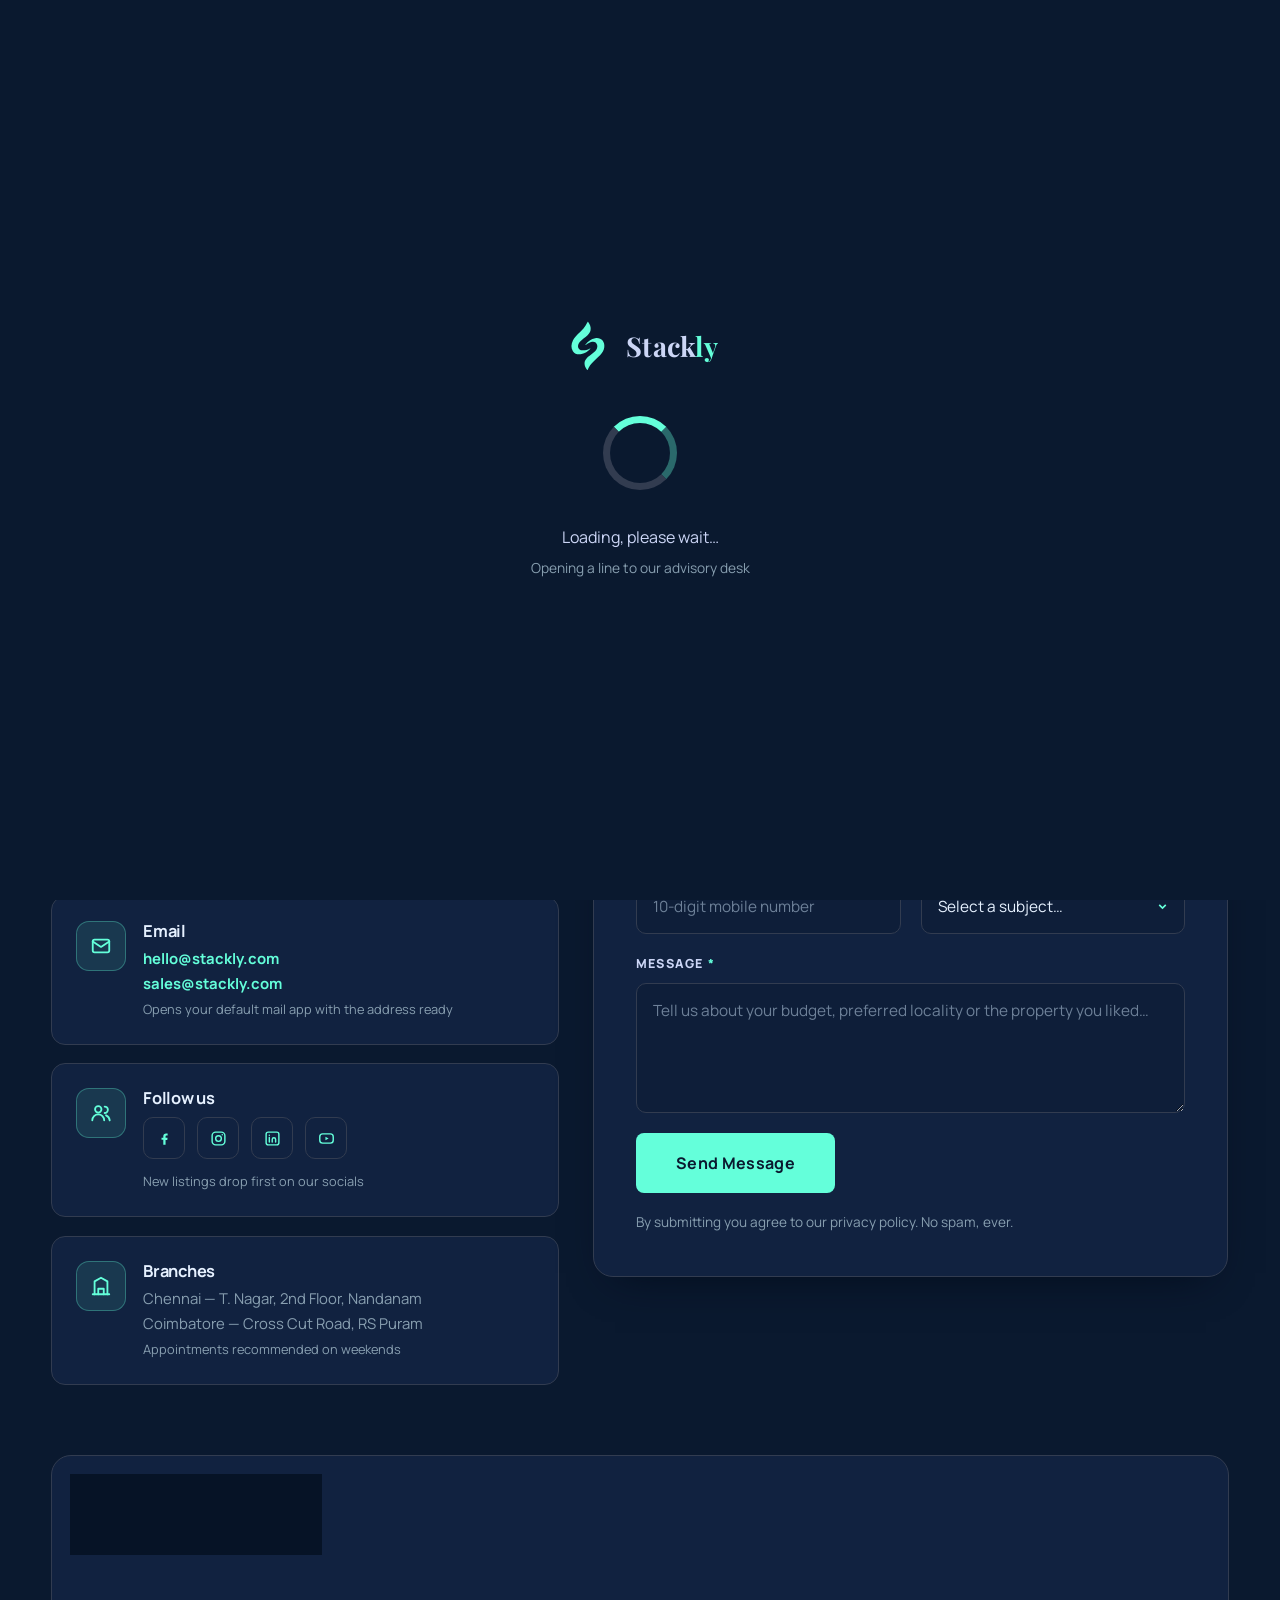
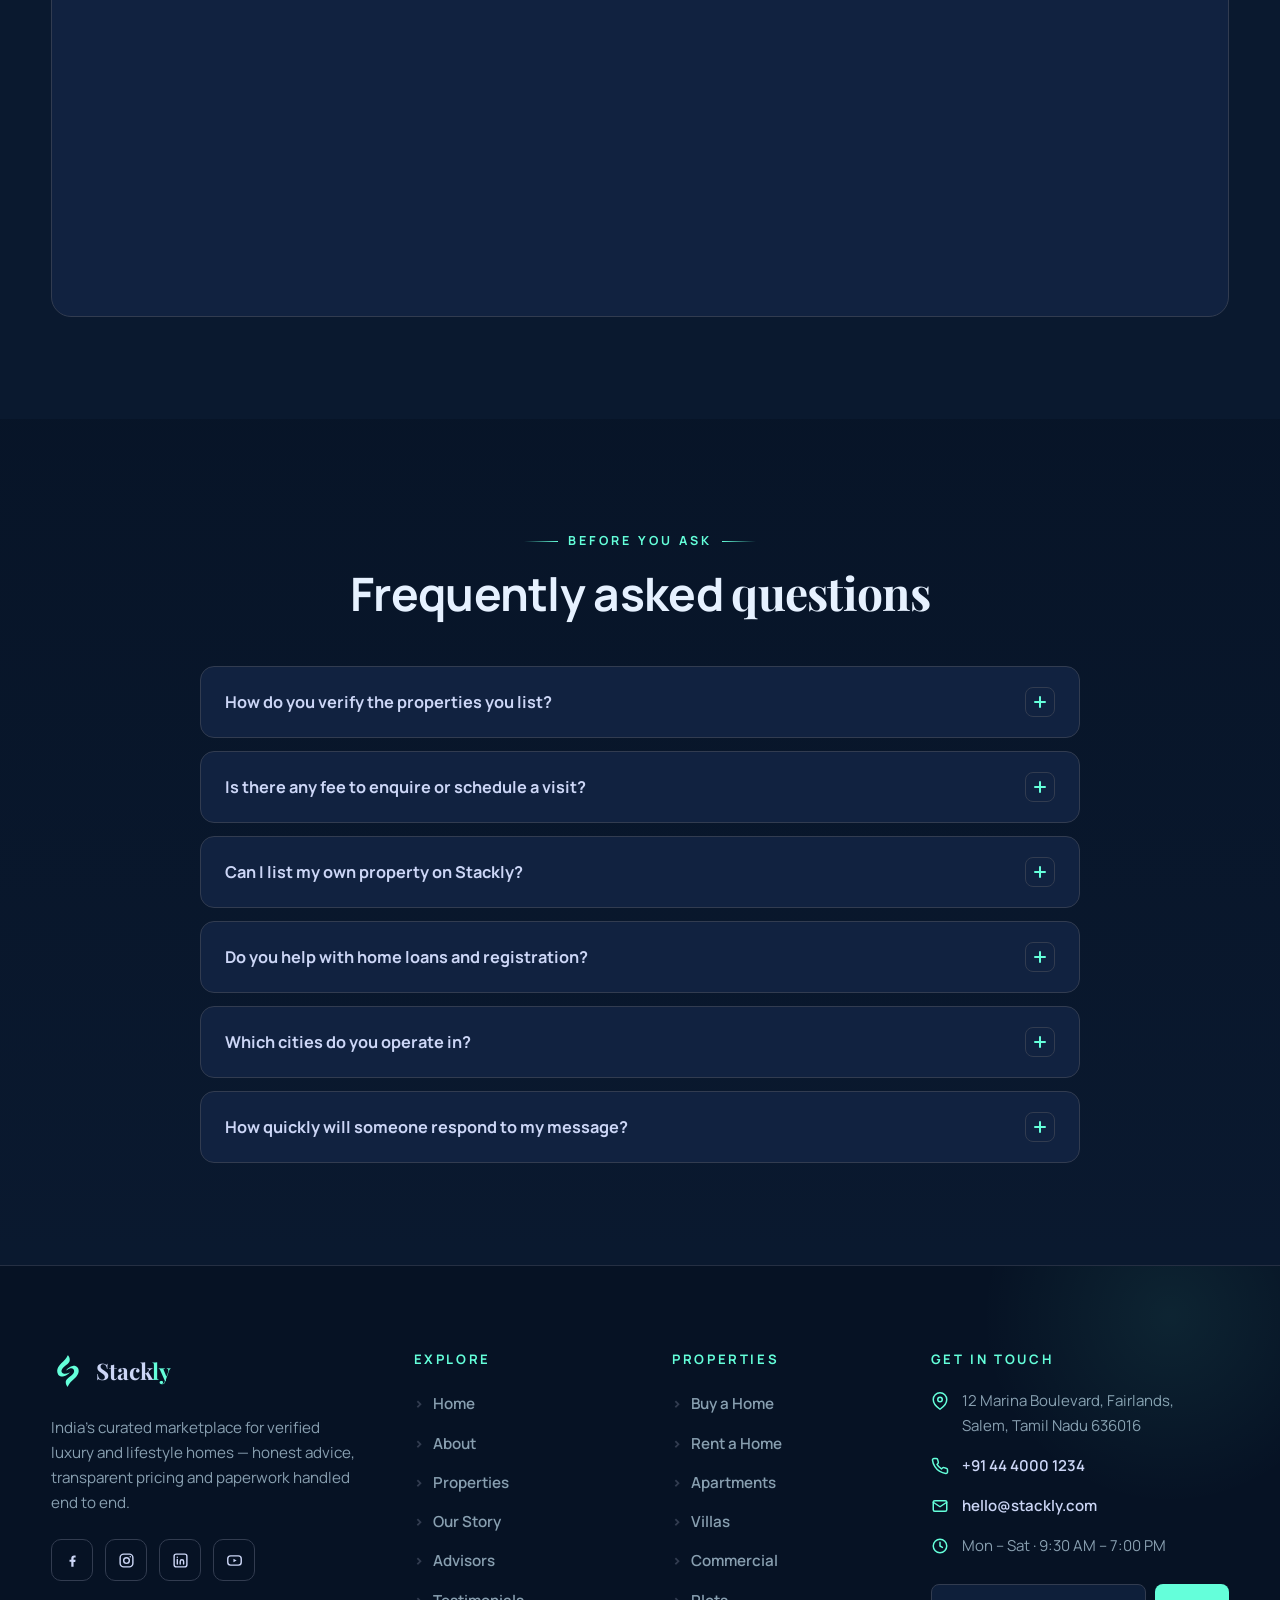
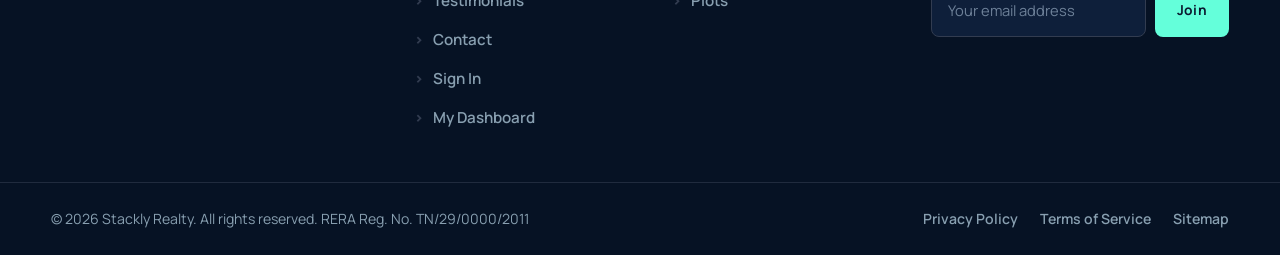
<file: contact.html>
<!DOCTYPE html>
<html lang="en" class="no-js">
<head>
<meta charset="UTF-8">
<meta name="viewport" content="width=device-width, initial-scale=1.0">
<title>Contact Us — Stackly Realty, Salem</title>
<meta name="description" content="Talk to Stackly — verified property advisory. Office address, phone, email, enquiry form and directions to our Salem head office.">
<meta name="theme-color" content="#0a192f">
<link rel="icon" href="data:image/svg+xml,%3Csvg xmlns='http://www.w3.org/2000/svg' viewBox='0 0 48 48'%3E%3Cpath d='M24 4L43 18v24a2 2 0 0 1-2 2H7a2 2 0 0 1-2-2V18L24 4z' fill='none' stroke='%2364ffda' stroke-width='3'/%3E%3Cpath d='M17 44V28h14v16' fill='none' stroke='%2364ffda' stroke-width='3'/%3E%3C/svg%3E">
<link rel="preconnect" href="https://fonts.googleapis.com">
<link rel="preconnect" href="https://fonts.gstatic.com" crossorigin>
<link href="https://fonts.googleapis.com/css2?family=Manrope:wght@400;500;600;700;800&family=Playfair+Display:ital,wght@0,600;0,700;1,600;1,700&display=swap" rel="stylesheet">
<link rel="stylesheet" href="css/style.css">
<link rel="stylesheet" href="css/pages.css">
<script>document.documentElement.classList.remove('no-js');document.documentElement.classList.add('js');</script>
</head>
<body>

<!-- ============ LOADER ============ -->
<div class="loader" id="loader" role="status" aria-live="polite">
  <div class="loader__inner">
    <div class="loader__logo">
      <svg xmlns="http://www.w3.org/2000/svg" viewBox="398 82 212 290" width="36" height="36" aria-hidden="true" focusable="false"><path fill="#64ffda" d="M419.713867,256.179962 C408.001251,235.739304 410.215973,215.613876 419.889709,195.679504 C426.373138,182.319229 436.255493,171.444672 446.508270,160.904480 C457.075165,150.041229 468.783997,140.348602 478.792694,128.896606 C487.411407,119.035004 494.797852,108.464394 500.031921,96.425682 C500.738983,94.799370 501.001617,92.854477 502.785980,91.712807 C503.214905,91.838028 503.879059,91.821617 504.103485,92.127670 C514.526489,106.341171 522.003967,121.483376 518.287415,139.859406 C515.933533,151.498276 508.987885,160.308563 500.296600,167.942245 C487.788574,178.928223 473.634369,187.949692 462.046570,200.037262 C456.219025,206.116135 451.191589,212.659836 449.149933,221.054688 C445.376373,236.570572 454.272034,249.198563 470.197021,250.779221 C485.241028,252.272446 499.302216,248.880798 512.632202,241.996979 C514.021362,241.279602 515.213196,239.793518 517.062500,240.547546 C517.833252,242.063324 516.690857,242.794266 515.917847,243.562866 C502.480865,256.923462 487.519073,267.973206 468.591339,271.949402 C447.923096,276.291199 431.269562,272.383606 419.713867,256.179962 z"/><path fill="#64ffda" d="M536.351807,311.352905 C521.089722,325.623138 508.631836,341.451172 501.644409,361.304535 C500.580017,360.856842 499.799347,360.777496 499.458496,360.348633 C491.323975,350.113098 485.458466,338.909088 484.707672,325.531189 C484.034546,313.536499 489.236786,303.909576 496.947052,295.363251 C506.737030,284.511749 519.089050,276.702271 530.329102,267.573334 C539.676453,259.981689 548.930542,252.352356 553.649658,240.719803 C556.247925,234.315125 556.803040,227.722214 555.167542,221.122284 C551.964783,208.197189 539.399353,200.886032 526.174622,203.877502 C513.911682,206.651428 503.242737,212.702515 493.079834,219.823700 C492.039246,220.552856 491.267578,221.851700 489.661957,221.557190 C488.659760,220.289383 489.653076,219.345703 490.287292,218.480408 C503.850159,199.976334 521.506714,187.674316 544.321167,183.636948 C574.742554,178.253418 599.437622,199.883118 594.804749,234.346802 C592.539368,251.198425 583.628967,264.794067 572.581299,277.156372 C561.558105,289.491241 548.610413,299.803345 536.351807,311.352905 z"/></svg>
      <span>Stack<span style="color:#64ffda">ly</span></span>
    </div>
    <div class="loader__ring" aria-hidden="true"></div>
    <p class="loader__text">Loading, please wait…</p>
    <p class="loader__sub">Opening a line to our advisory desk</p>
  </div>
</div>

<div class="scroll-progress" aria-hidden="true"><span id="scrollBar"></span></div>

<!-- ============ NAVBAR ============ -->
<header class="nav" id="nav">
  <div class="nav__inner">
    <a class="brand" href="index.html" aria-label="Stackly — go to homepage">
      <svg xmlns="http://www.w3.org/2000/svg" viewBox="398 82 212 290" width="36" height="36" aria-hidden="true" focusable="false"><path fill="#64ffda" d="M419.713867,256.179962 C408.001251,235.739304 410.215973,215.613876 419.889709,195.679504 C426.373138,182.319229 436.255493,171.444672 446.508270,160.904480 C457.075165,150.041229 468.783997,140.348602 478.792694,128.896606 C487.411407,119.035004 494.797852,108.464394 500.031921,96.425682 C500.738983,94.799370 501.001617,92.854477 502.785980,91.712807 C503.214905,91.838028 503.879059,91.821617 504.103485,92.127670 C514.526489,106.341171 522.003967,121.483376 518.287415,139.859406 C515.933533,151.498276 508.987885,160.308563 500.296600,167.942245 C487.788574,178.928223 473.634369,187.949692 462.046570,200.037262 C456.219025,206.116135 451.191589,212.659836 449.149933,221.054688 C445.376373,236.570572 454.272034,249.198563 470.197021,250.779221 C485.241028,252.272446 499.302216,248.880798 512.632202,241.996979 C514.021362,241.279602 515.213196,239.793518 517.062500,240.547546 C517.833252,242.063324 516.690857,242.794266 515.917847,243.562866 C502.480865,256.923462 487.519073,267.973206 468.591339,271.949402 C447.923096,276.291199 431.269562,272.383606 419.713867,256.179962 z"/><path fill="#64ffda" d="M536.351807,311.352905 C521.089722,325.623138 508.631836,341.451172 501.644409,361.304535 C500.580017,360.856842 499.799347,360.777496 499.458496,360.348633 C491.323975,350.113098 485.458466,338.909088 484.707672,325.531189 C484.034546,313.536499 489.236786,303.909576 496.947052,295.363251 C506.737030,284.511749 519.089050,276.702271 530.329102,267.573334 C539.676453,259.981689 548.930542,252.352356 553.649658,240.719803 C556.247925,234.315125 556.803040,227.722214 555.167542,221.122284 C551.964783,208.197189 539.399353,200.886032 526.174622,203.877502 C513.911682,206.651428 503.242737,212.702515 493.079834,219.823700 C492.039246,220.552856 491.267578,221.851700 489.661957,221.557190 C488.659760,220.289383 489.653076,219.345703 490.287292,218.480408 C503.850159,199.976334 521.506714,187.674316 544.321167,183.636948 C574.742554,178.253418 599.437622,199.883118 594.804749,234.346802 C592.539368,251.198425 583.628967,264.794067 572.581299,277.156372 C561.558105,289.491241 548.610413,299.803345 536.351807,311.352905 z"/></svg>
      <span class="brand__full">Stack<b>ly</b></span>
    </a>

    <nav class="nav__menu" aria-label="Primary navigation">
      <ul class="nav__links">
        <li class="nav__item"><a class="nav__link" href="index.html">Home</a></li>

        <li class="nav__item nav__item--drop">
          <button class="nav__link" type="button" aria-haspopup="true">Properties
            <svg class="chev" viewBox="0 0 24 24" fill="none" stroke="currentColor" stroke-width="3" stroke-linecap="round" stroke-linejoin="round"><path d="M6 9l6 6 6-6"/></svg>
          </button>
          <ul class="dropdown">
            <li><a href="properties.html"><span class="dot"></span>All Properties</a></li>
            <li><a href="properties.html?purpose=sale"><span class="dot"></span>Buy a Home</a></li>
            <li><a href="properties.html?purpose=rent"><span class="dot"></span>Rent a Home</a></li>
            <li><a href="properties.html?type=Commercial"><span class="dot"></span>Commercial Spaces</a></li>
            <li><a href="properties.html?sort=new"><span class="dot"></span>New Launches</a></li>
          </ul>
        </li>

        <li class="nav__item"><a class="nav__link" href="about.html">About</a></li>
        <li class="nav__item nav__item--drop">
          <button class="nav__link" type="button" aria-haspopup="true">Company
            <svg class="chev" viewBox="0 0 24 24" fill="none" stroke="currentColor" stroke-width="3" stroke-linecap="round" stroke-linejoin="round"><path d="M6 9l6 6 6-6"/></svg>
          </button>
          <ul class="dropdown">
            <li><a href="about.html"><span class="dot"></span>About Us</a></li>
            <li><a href="index.html#story"><span class="dot"></span>Our Story</a></li>
            <li><a href="index.html#services"><span class="dot"></span>Why Stackly</a></li>
            <li><a href="index.html#agents"><span class="dot"></span>Our Advisors</a></li>
            <li><a href="index.html#testimonials"><span class="dot"></span>Testimonials</a></li>
          </ul>
        </li>

        <li class="nav__item"><a class="nav__link is-active" href="contact.html">Contact</a></li>
      </ul>
      <a class="btn btn--primary btn--sm nav__cta" href="#contact-form">List Your Property</a>
    </nav>

    <button class="hamburger" id="hamburger" type="button" aria-label="Open menu" aria-expanded="false" aria-controls="mobileMenu">
      <span></span><span></span><span></span>
    </button>
  </div>
</header>

<!-- ============ MOBILE OVERLAY ============ -->
<div class="mobile-menu" id="mobileMenu" aria-hidden="true">
  <div class="mobile-menu__scroll">
    <div class="m-item"><a href="index.html">Home</a></div>

    <div class="m-item m-item--drop">
      <button type="button" aria-haspopup="true">Properties <svg class="chev" viewBox="0 0 24 24" fill="none" stroke="currentColor" stroke-width="3" stroke-linecap="round" stroke-linejoin="round"><path d="M6 9l6 6 6-6"/></svg></button>
      <div class="m-sub">
        <a href="properties.html">All Properties</a>
        <a href="properties.html?purpose=sale">Buy a Home</a>
        <a href="properties.html?purpose=rent">Rent a Home</a>
        <a href="properties.html?type=Commercial">Commercial Spaces</a>
        <a href="properties.html?sort=new">New Launches</a>
      </div>
    </div>

    <div class="m-item"><a href="about.html">About</a></div>
    <div class="m-item m-item--drop">
      <button type="button" aria-haspopup="true">Company <svg class="chev" viewBox="0 0 24 24" fill="none" stroke="currentColor" stroke-width="3" stroke-linecap="round" stroke-linejoin="round"><path d="M6 9l6 6 6-6"/></svg></button>
      <div class="m-sub">
        <a href="about.html">About Us</a>
        <a href="index.html#story">Our Story</a>
        <a href="index.html#services">Why Stackly</a>
        <a href="index.html#agents">Our Advisors</a>
        <a href="index.html#testimonials">Testimonials</a>
      </div>
    </div>

    <div class="m-item"><a href="contact.html">Contact</a></div>

    <div class="mobile-menu__foot">
      <a class="btn btn--primary btn--block" href="#contact-form">List Your Property</a>
      <p class="m-contact">Talk to us: <a href="tel:+914440001234">+91 44 4000 1234</a><br><a href="mailto:hello@stackly.com">hello@stackly.com</a></p>
      <div class="socials">
        <a href="#" aria-label="Facebook"><svg viewBox="0 0 24 24" fill="currentColor"><path d="M13.5 21v-7h2.4l.4-3h-2.8V9.1c0-.9.3-1.5 1.6-1.5h1.3V4.9c-.3 0-1.2-.1-2.2-.1-2.3 0-3.9 1.4-3.9 4v2.1H7.8v3h2.5v7h3.2z"/></svg></a>
        <a href="#" aria-label="Instagram"><svg viewBox="0 0 24 24" fill="none" stroke="currentColor" stroke-width="2"><rect x="3" y="3" width="18" height="18" rx="5"/><circle cx="12" cy="12" r="4"/><circle cx="17.3" cy="6.7" r="1.1" fill="currentColor" stroke="none"/></svg></a>
        <a href="#" aria-label="LinkedIn"><svg viewBox="0 0 24 24" fill="none" stroke="currentColor" stroke-width="2" stroke-linecap="round"><rect x="3" y="3" width="18" height="18" rx="3"/><path d="M7.5 10.5V17M7.5 7.2v.1M11.6 17v-3.7a2.4 2.4 0 0 1 4.8 0V17"/></svg></a>
        <a href="#" aria-label="YouTube"><svg viewBox="0 0 24 24" fill="none" stroke="currentColor" stroke-width="2"><rect x="2.5" y="5.5" width="19" height="13" rx="4"/><path d="M10.5 9.5l4.5 2.5-4.5 2.5z" fill="currentColor" stroke="none"/></svg></a>
      </div>
    </div>
  </div>
</div>

<main>

<!-- ============ HERO: title + breadcrumb + background (PRD §Contact) ============ -->
<section class="page-hero" style="background-image:url('assets/img/hero-contact.webp')">
  <div class="container">
    <nav aria-label="Breadcrumb">
      <ol class="crumbs" data-reveal="fade">
        <li><a href="index.html">Home</a></li>
        <li aria-current="page">Contact Us</li>
      </ol>
    </nav>
    <h1 data-reveal style="--d:.08s">Contact <span class="serif grad-text">Us</span></h1>
    <p data-reveal style="--d:.16s">
      Buying, renting, selling or listing a property — one message puts you in touch with a named advisor.
      We respond within 30 minutes during office hours, and never share your details.
    </p>
  </div>
</section>

<!-- ============ CONTACT INFO + FORM ============ -->
<section class="section" id="contact-form" style="padding-top:clamp(40px,5vw,64px)">
  <div class="container contact-grid">

    <!-- Contact information (all details are clickable) -->
    <div class="contact-cards">
      <div class="contact-card" data-reveal>
        <div class="contact-card__icon">
          <svg viewBox="0 0 24 24" fill="none" stroke="currentColor" stroke-width="2" stroke-linecap="round" stroke-linejoin="round"><path d="M21 10c0 7-9 13-9 13s-9-6-9-13a9 9 0 0 1 18 0z"/><circle cx="12" cy="10" r="3"/></svg>
        </div>
        <div>
          <h3>Head Office</h3>
          <p>12 Marina Boulevard, Fairlands,<br>Salem, Tamil Nadu 636016, India</p>
          <small><a href="https://www.google.com/maps?q=Fairlands,+Salem,+Tamil+Nadu" target="_blank" rel="noopener">Open in Google Maps →</a></small>
        </div>
      </div>

      <div class="contact-card" data-reveal style="--d:.08s">
        <div class="contact-card__icon">
          <svg viewBox="0 0 24 24" fill="none" stroke="currentColor" stroke-width="2" stroke-linecap="round" stroke-linejoin="round"><path d="M22 16.9v3a2 2 0 0 1-2.2 2 19.8 19.8 0 0 1-8.6-3 19.5 19.5 0 0 1-6-6A19.8 19.8 0 0 1 2 4.2 2 2 0 0 1 4 2h3a2 2 0 0 1 2 1.7c.1 1 .4 1.9.7 2.8a2 2 0 0 1-.5 2.1L8 9.9a16 16 0 0 0 6 6l1.3-1.2a2 2 0 0 1 2.1-.5c.9.3 1.8.6 2.8.7A2 2 0 0 1 22 16.9z"/></svg>
        </div>
        <div>
          <h3>Call / WhatsApp</h3>
          <p><a href="tel:+914440001234">+91 44 4000 1234</a><br><a href="tel:+919843022114">+91 98430 22114</a> (WhatsApp)</p>
          <small>Mon – Sat · 9:30 AM – 7:00 PM IST</small>
        </div>
      </div>

      <div class="contact-card" data-reveal style="--d:.16s">
        <div class="contact-card__icon">
          <svg viewBox="0 0 24 24" fill="none" stroke="currentColor" stroke-width="2" stroke-linecap="round" stroke-linejoin="round"><rect x="3" y="5" width="18" height="14" rx="2"/><path d="M3 7l9 6 9-6"/></svg>
        </div>
        <div>
          <h3>Email</h3>
          <p><a href="mailto:hello@stackly.com">hello@stackly.com</a><br><a href="mailto:sales@stackly.com">sales@stackly.com</a></p>
          <small>Opens your default mail app with the address ready</small>
        </div>
      </div>

      <div class="contact-card" data-reveal style="--d:.24s">
        <div class="contact-card__icon">
          <svg viewBox="0 0 24 24" fill="none" stroke="currentColor" stroke-width="2" stroke-linecap="round" stroke-linejoin="round"><circle cx="9" cy="8" r="3.5"/><path d="M2.5 20a6.5 6.5 0 0 1 13 0"/><path d="M16 5a3.5 3.5 0 0 1 0 7"/><path d="M17.5 14.5A6.5 6.5 0 0 1 21.5 20"/></svg>
        </div>
        <div>
          <h3>Follow us</h3>
          <div class="socials" style="margin-top:10px">
            <a href="#" aria-label="Facebook"><svg viewBox="0 0 24 24" fill="currentColor"><path d="M13.5 21v-7h2.4l.4-3h-2.8V9.1c0-.9.3-1.5 1.6-1.5h1.3V4.9c-.3 0-1.2-.1-2.2-.1-2.3 0-3.9 1.4-3.9 4v2.1H7.8v3h2.5v7h3.2z"/></svg></a>
            <a href="#" aria-label="Instagram"><svg viewBox="0 0 24 24" fill="none" stroke="currentColor" stroke-width="2"><rect x="3" y="3" width="18" height="18" rx="5"/><circle cx="12" cy="12" r="4"/><circle cx="17.3" cy="6.7" r="1.1" fill="currentColor" stroke="none"/></svg></a>
            <a href="#" aria-label="LinkedIn"><svg viewBox="0 0 24 24" fill="none" stroke="currentColor" stroke-width="2" stroke-linecap="round"><rect x="3" y="3" width="18" height="18" rx="3"/><path d="M7.5 10.5V17M7.5 7.2v.1M11.6 17v-3.7a2.4 2.4 0 0 1 4.8 0V17"/></svg></a>
            <a href="#" aria-label="YouTube"><svg viewBox="0 0 24 24" fill="none" stroke="currentColor" stroke-width="2"><rect x="2.5" y="5.5" width="19" height="13" rx="4"/><path d="M10.5 9.5l4.5 2.5-4.5 2.5z" fill="currentColor" stroke="none"/></svg></a>
          </div>
          <small style="margin-top:12px">New listings drop first on our socials</small>
        </div>
      </div>

      <div class="contact-card" data-reveal style="--d:.32s">
        <div class="contact-card__icon">
          <svg viewBox="0 0 24 24" fill="none" stroke="currentColor" stroke-width="2" stroke-linecap="round" stroke-linejoin="round"><path d="M3 21h18"/><path d="M5 21V7l7-4 7 4v14"/><path d="M9 21v-6h6v6"/></svg>
        </div>
        <div>
          <h3>Branches</h3>
          <p>Chennai — T. Nagar, 2nd Floor, Nandanam<br>Coimbatore — Cross Cut Road, RS Puram</p>
          <small>Appointments recommended on weekends</small>
        </div>
      </div>
    </div>

    <!-- Contact form (PRD: Name · Email · Mobile · Subject · Message · Submit + validation) -->
    <div class="form-card" data-reveal="right">
      <p class="eyebrow">Send a message</p>
      <h2 style="font-size:clamp(1.5rem,2.6vw,2rem);margin-top:12px">How can we help?</h2>
      <p style="margin-top:10px;font-size:.97rem">Fields marked <span style="color:#64ffda">*</span> are required. We validate everything before sending.</p>

      <form id="contactForm" class="form-grid" style="margin-top:28px" novalidate>
        <div class="field">
          <label for="cName">Full name <span class="req">*</span></label>
          <input type="text" id="cName" name="name" placeholder="Your full name" autocomplete="name">
          <span class="field__err">Please enter your name (2+ characters).</span>
        </div>

        <div class="field">
          <label for="cEmail">Email address <span class="req">*</span></label>
          <input type="email" id="cEmail" name="email" placeholder="you@example.com" autocomplete="email">
          <span class="field__err">Enter a valid email address.</span>
        </div>

        <div class="field">
          <label for="cPhone">Mobile number <span style="color:#889fb0">(optional)</span></label>
          <input type="tel" id="cPhone" name="phone" placeholder="10-digit mobile number" autocomplete="tel" inputmode="numeric">
          <span class="field__err">Enter a valid 10-digit Indian mobile number.</span>
        </div>

        <div class="field">
          <label for="cSubject">Subject <span class="req">*</span></label>
          <select id="cSubject" name="subject">
            <option value="">Select a subject…</option>
            <option>I want to buy a property</option>
            <option>I want to rent a property</option>
            <option>I want to sell / list my property</option>
            <option>Home loan &amp; legal assistance</option>
            <option>Partner / agent collaboration</option>
            <option>Something else</option>
          </select>
          <span class="field__err">Please choose a subject.</span>
        </div>

        <div class="field span-2">
          <label for="cMsg">Message <span class="req">*</span></label>
          <textarea id="cMsg" name="message" placeholder="Tell us about your budget, preferred locality or the property you liked…"></textarea>
          <span class="field__err">Please write at least 10 characters so we can help.</span>
        </div>

        <div class="span-2" style="display:flex;gap:18px;align-items:center;flex-wrap:wrap">
          <button class="btn btn--primary btn--lg" type="submit">Send Message</button>
          <p class="form-note">By submitting you agree to our privacy policy. No spam, ever.</p>
        </div>

        <div class="span-2 form-ok" id="contactOk" role="status">
          <svg viewBox="0 0 24 24" fill="none" stroke="currentColor" stroke-width="2.4" stroke-linecap="round" stroke-linejoin="round"><circle cx="12" cy="12" r="10"/><path d="M8.5 12.5l2.5 2.5 4.5-5"/></svg>
          Message sent! An advisor will reply to your inbox shortly.
        </div>
      </form>
    </div>
  </div>

  <!-- ============ GOOGLE MAP (points to our office — PRD §Google Maps) ============ -->
  <div class="container">
    <div class="map-wrap" data-reveal="zoom">
      <div class="map-wrap__label">
        <b>Stackly Head Office</b>
        <span>Fairlands, Salem — get directions</span>
      </div>
      <iframe
        src="https://www.google.com/maps?q=Fairlands%2C%20Salem%2C%20Tamil%20Nadu%2C%20India&z=14&output=embed"
        title="Google Map showing Stackly office in Fairlands, Salem"
        loading="lazy"
        referrerpolicy="no-referrer-when-downgrade"
        allowfullscreen></iframe>
    </div>
  </div>
</section>

<!-- ============ FAQ ============ -->
<section class="section section--alt">
  <div class="container container--narrow">
    <div class="section__head center" style="justify-content:center">
      <div data-reveal>
        <p class="eyebrow">Before you ask</p>
        <h2 class="section__title">Frequently asked <span class="serif">questions</span></h2>
      </div>
    </div>

    <div class="faq" data-reveal="fade">
      <div class="faq__item">
        <button class="faq__q" type="button" aria-expanded="false">
          How do you verify the properties you list?
          <span class="faq__icon" aria-hidden="true"></span>
        </button>
        <div class="faq__a"><p>Every listing passes a three-step check: physical visit and photo verification by our team, title and encumbrance document review by empanelled advocates, and a locality price benchmark so the asking price is defensible.</p></div>
      </div>

      <div class="faq__item">
        <button class="faq__q" type="button" aria-expanded="false">
          Is there any fee to enquire or schedule a visit?
          <span class="faq__icon" aria-hidden="true"></span>
        </button>
        <div class="faq__a"><p>No. Shortlists, site visits and first consultations are completely free. We are paid a success fee by the seller or developer only after registration — never from a buyer's pocket upfront.</p></div>
      </div>

      <div class="faq__item">
        <button class="faq__q" type="button" aria-expanded="false">
          Can I list my own property on Stackly?
          <span class="faq__icon" aria-hidden="true"></span>
        </button>
        <div class="faq__a"><p>Yes. Choose “I want to sell / list my property” in the form or tap List Your Property in the navbar. After a complimentary valuation visit, your listing goes live within 48 hours with professional photography included.</p></div>
      </div>

      <div class="faq__item">
        <button class="faq__q" type="button" aria-expanded="false">
          Do you help with home loans and registration?
          <span class="faq__icon" aria-hidden="true"></span>
        </button>
        <div class="faq__a"><p>We have tie-ups with six banks and NBFCs for pre-qualification in 72 hours, plus in-house legal support for encumbrance checks, agreement drafting and sub-registrar appointments.</p></div>
      </div>

      <div class="faq__item">
        <button class="faq__q" type="button" aria-expanded="false">
          Which cities do you operate in?
          <span class="faq__icon" aria-hidden="true"></span>
        </button>
        <div class="faq__a"><p>We currently operate across 26 markets including Chennai, Bengaluru, Coimbatore, Salem, Hyderabad, Pune, Mumbai, Goa and Coorg, with new micro-markets added every quarter.</p></div>
      </div>

      <div class="faq__item">
        <button class="faq__q" type="button" aria-expanded="false">
          How quickly will someone respond to my message?
          <span class="faq__icon" aria-hidden="true"></span>
        </button>
        <div class="faq__a"><p>During office hours (Mon–Sat, 9:30 AM – 7:00 PM IST) the average first response is under 30 minutes. Messages received after hours are answered the next working morning.</p></div>
      </div>
    </div>
  </div>
</section>

</main>

<!-- ============ FOOTER ============ -->
<footer class="footer">
  <div class="container footer__grid">
    <div>
      <a class="brand" href="index.html" aria-label="Stackly home">
        <svg xmlns="http://www.w3.org/2000/svg" viewBox="398 82 212 290" width="36" height="36" aria-hidden="true" focusable="false"><path fill="#64ffda" d="M419.713867,256.179962 C408.001251,235.739304 410.215973,215.613876 419.889709,195.679504 C426.373138,182.319229 436.255493,171.444672 446.508270,160.904480 C457.075165,150.041229 468.783997,140.348602 478.792694,128.896606 C487.411407,119.035004 494.797852,108.464394 500.031921,96.425682 C500.738983,94.799370 501.001617,92.854477 502.785980,91.712807 C503.214905,91.838028 503.879059,91.821617 504.103485,92.127670 C514.526489,106.341171 522.003967,121.483376 518.287415,139.859406 C515.933533,151.498276 508.987885,160.308563 500.296600,167.942245 C487.788574,178.928223 473.634369,187.949692 462.046570,200.037262 C456.219025,206.116135 451.191589,212.659836 449.149933,221.054688 C445.376373,236.570572 454.272034,249.198563 470.197021,250.779221 C485.241028,252.272446 499.302216,248.880798 512.632202,241.996979 C514.021362,241.279602 515.213196,239.793518 517.062500,240.547546 C517.833252,242.063324 516.690857,242.794266 515.917847,243.562866 C502.480865,256.923462 487.519073,267.973206 468.591339,271.949402 C447.923096,276.291199 431.269562,272.383606 419.713867,256.179962 z"/><path fill="#64ffda" d="M536.351807,311.352905 C521.089722,325.623138 508.631836,341.451172 501.644409,361.304535 C500.580017,360.856842 499.799347,360.777496 499.458496,360.348633 C491.323975,350.113098 485.458466,338.909088 484.707672,325.531189 C484.034546,313.536499 489.236786,303.909576 496.947052,295.363251 C506.737030,284.511749 519.089050,276.702271 530.329102,267.573334 C539.676453,259.981689 548.930542,252.352356 553.649658,240.719803 C556.247925,234.315125 556.803040,227.722214 555.167542,221.122284 C551.964783,208.197189 539.399353,200.886032 526.174622,203.877502 C513.911682,206.651428 503.242737,212.702515 493.079834,219.823700 C492.039246,220.552856 491.267578,221.851700 489.661957,221.557190 C488.659760,220.289383 489.653076,219.345703 490.287292,218.480408 C503.850159,199.976334 521.506714,187.674316 544.321167,183.636948 C574.742554,178.253418 599.437622,199.883118 594.804749,234.346802 C592.539368,251.198425 583.628967,264.794067 572.581299,277.156372 C561.558105,289.491241 548.610413,299.803345 536.351807,311.352905 z"/></svg>
        <span>Stack<b>ly</b></span>
      </a>
      <p class="footer__about">India's curated marketplace for verified luxury and lifestyle homes — honest advice, transparent pricing and paperwork handled end to end.</p>
      <div class="socials">
        <a href="#" aria-label="Facebook"><svg viewBox="0 0 24 24" fill="currentColor"><path d="M13.5 21v-7h2.4l.4-3h-2.8V9.1c0-.9.3-1.5 1.6-1.5h1.3V4.9c-.3 0-1.2-.1-2.2-.1-2.3 0-3.9 1.4-3.9 4v2.1H7.8v3h2.5v7h3.2z"/></svg></a>
        <a href="#" aria-label="Instagram"><svg viewBox="0 0 24 24" fill="none" stroke="currentColor" stroke-width="2"><rect x="3" y="3" width="18" height="18" rx="5"/><circle cx="12" cy="12" r="4"/><circle cx="17.3" cy="6.7" r="1.1" fill="currentColor" stroke="none"/></svg></a>
        <a href="#" aria-label="LinkedIn"><svg viewBox="0 0 24 24" fill="none" stroke="currentColor" stroke-width="2" stroke-linecap="round"><rect x="3" y="3" width="18" height="18" rx="3"/><path d="M7.5 10.5V17M7.5 7.2v.1M11.6 17v-3.7a2.4 2.4 0 0 1 4.8 0V17"/></svg></a>
        <a href="#" aria-label="YouTube"><svg viewBox="0 0 24 24" fill="none" stroke="currentColor" stroke-width="2"><rect x="2.5" y="5.5" width="19" height="13" rx="4"/><path d="M10.5 9.5l4.5 2.5-4.5 2.5z" fill="currentColor" stroke="none"/></svg></a>
      </div>
    </div>

    <div>
      <h4>Explore</h4>
      <ul class="footer__links">
        <li><a href="index.html">Home</a></li>
        <li><a href="about.html">About</a></li>
        <li><a href="properties.html">Properties</a></li>
        <li><a href="index.html#story">Our Story</a></li>
        <li><a href="index.html#agents">Advisors</a></li>
        <li><a href="index.html#testimonials">Testimonials</a></li>
        <li><a href="contact.html">Contact</a></li>
        <li><a href="login.html">Sign In</a></li>
        <li><a href="dashboard.html">My Dashboard</a></li>
      </ul>
    </div>

    <div>
      <h4>Properties</h4>
      <ul class="footer__links">
        <li><a href="properties.html?purpose=sale">Buy a Home</a></li>
        <li><a href="properties.html?purpose=rent">Rent a Home</a></li>
        <li><a href="properties.html?type=Apartment">Apartments</a></li>
        <li><a href="properties.html?type=Villa">Villas</a></li>
        <li><a href="properties.html?type=Commercial">Commercial</a></li>
        <li><a href="properties.html?type=Plot">Plots</a></li>
      </ul>
    </div>

    <div>
      <h4>Get in touch</h4>
      <ul class="footer__contact">
        <li>
          <svg viewBox="0 0 24 24" fill="none" stroke="currentColor" stroke-width="2" stroke-linecap="round" stroke-linejoin="round"><path d="M21 10c0 7-9 13-9 13s-9-6-9-13a9 9 0 0 1 18 0z"/><circle cx="12" cy="10" r="3"/></svg>
          <span>12 Marina Boulevard, Fairlands,<br>Salem, Tamil Nadu 636016</span>
        </li>
        <li>
          <svg viewBox="0 0 24 24" fill="none" stroke="currentColor" stroke-width="2" stroke-linecap="round" stroke-linejoin="round"><path d="M22 16.9v3a2 2 0 0 1-2.2 2 19.8 19.8 0 0 1-8.6-3 19.5 19.5 0 0 1-6-6A19.8 19.8 0 0 1 2 4.2 2 2 0 0 1 4 2h3a2 2 0 0 1 2 1.7c.1 1 .4 1.9.7 2.8a2 2 0 0 1-.5 2.1L8 9.9a16 16 0 0 0 6 6l1.3-1.2a2 2 0 0 1 2.1-.5c.9.3 1.8.6 2.8.7A2 2 0 0 1 22 16.9z"/></svg>
          <a href="tel:+914440001234">+91 44 4000 1234</a>
        </li>
        <li>
          <svg viewBox="0 0 24 24" fill="none" stroke="currentColor" stroke-width="2" stroke-linecap="round" stroke-linejoin="round"><rect x="3" y="5" width="18" height="14" rx="2"/><path d="M3 7l9 6 9-6"/></svg>
          <a href="mailto:hello@stackly.com">hello@stackly.com</a>
        </li>
        <li>
          <svg viewBox="0 0 24 24" fill="none" stroke="currentColor" stroke-width="2" stroke-linecap="round" stroke-linejoin="round"><circle cx="12" cy="12" r="9"/><path d="M12 7v5l3.2 1.9"/></svg>
          <span>Mon – Sat · 9:30 AM – 7:00 PM</span>
        </li>
      </ul>
      <form class="newsletter" novalidate>
        <input type="email" name="email" placeholder="Your email address" aria-label="Email address for newsletter" required>
        <button class="btn btn--primary btn--sm" type="submit">Join</button>
      </form>
    </div>
  </div>

  <div class="footer__bottom">
    <div class="container">
      <p>© <span data-year>2026</span> Stackly Realty. All rights reserved. RERA Reg. No. TN/29/0000/2011</p>
      <nav aria-label="Legal">
        <a href="#">Privacy Policy</a>
        <a href="#">Terms of Service</a>
        <a href="#">Sitemap</a>
      </nav>
    </div>
  </div>
</footer>

<button class="back-top" id="backTop" type="button" aria-label="Back to top">
  <svg viewBox="0 0 24 24" fill="none" stroke="currentColor" stroke-width="2.6" stroke-linecap="round" stroke-linejoin="round"><path d="M12 19V5"/><path d="M6 11l6-6 6 6"/></svg>
</button>

<script src="js/data.js"></script>
<script src="js/main.js"></script>
<script src="js/auth.js"></script>
<script src="js/contact.js"></script>
</body>
</html>
</file>
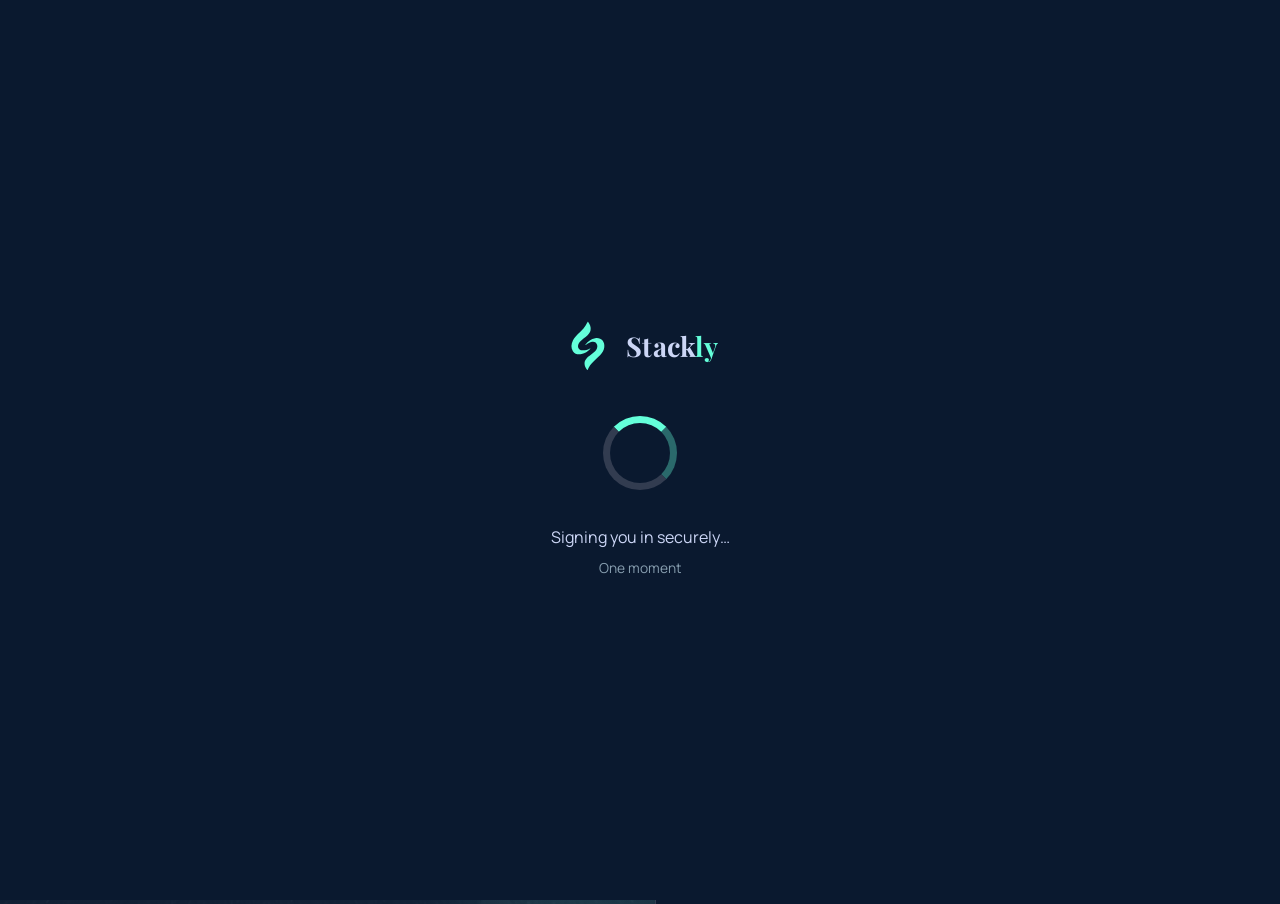
<file: dashboard.html>
<!DOCTYPE html>
<html lang="en" class="no-js">
<head>
<meta charset="UTF-8">
<meta name="viewport" content="width=device-width, initial-scale=1.0">
<title>My Dashboard — Stackly</title>
<meta name="description" content="Your Stackly account dashboard — saved homes, enquiries, site visits, search alerts and profile.">
<meta name="theme-color" content="#0a192f">
<meta name="robots" content="noindex">
<link rel="icon" href="data:image/svg+xml,%3Csvg xmlns='http://www.w3.org/2000/svg' viewBox='0 0 48 48'%3E%3Cpath d='M24 4L43 18v24a2 2 0 0 1-2 2H7a2 2 0 0 1-2-2V18L24 4z' fill='none' stroke='%2364ffda' stroke-width='3'/%3E%3Cpath d='M17 44V28h14v16' fill='none' stroke='%2364ffda' stroke-width='3'/%3E%3C/svg%3E">
<link rel="preconnect" href="https://fonts.googleapis.com">
<link rel="preconnect" href="https://fonts.gstatic.com" crossorigin>
<link href="https://fonts.googleapis.com/css2?family=Manrope:wght@400;500;600;700;800&family=Playfair+Display:ital,wght@0,600;0,700;1,600;1,700&display=swap" rel="stylesheet">
<link rel="stylesheet" href="css/style.css">
<link rel="stylesheet" href="css/pages.css">
<script>document.documentElement.classList.remove('no-js');document.documentElement.classList.add('js');</script>
</head>
<body>

<div class="scroll-progress" aria-hidden="true"><span id="scrollBar"></span></div>

<!-- ============ NAVBAR ============ -->
<header class="nav is-scrolled" id="nav">
  <div class="nav__inner">
    <a class="brand" href="index.html" aria-label="Stackly — go to homepage">
      <svg xmlns="http://www.w3.org/2000/svg" viewBox="398 82 212 290" width="36" height="36" aria-hidden="true" focusable="false"><path fill="#64ffda" d="M419.713867,256.179962 C408.001251,235.739304 410.215973,215.613876 419.889709,195.679504 C426.373138,182.319229 436.255493,171.444672 446.508270,160.904480 C457.075165,150.041229 468.783997,140.348602 478.792694,128.896606 C487.411407,119.035004 494.797852,108.464394 500.031921,96.425682 C500.738983,94.799370 501.001617,92.854477 502.785980,91.712807 C503.214905,91.838028 503.879059,91.821617 504.103485,92.127670 C514.526489,106.341171 522.003967,121.483376 518.287415,139.859406 C515.933533,151.498276 508.987885,160.308563 500.296600,167.942245 C487.788574,178.928223 473.634369,187.949692 462.046570,200.037262 C456.219025,206.116135 451.191589,212.659836 449.149933,221.054688 C445.376373,236.570572 454.272034,249.198563 470.197021,250.779221 C485.241028,252.272446 499.302216,248.880798 512.632202,241.996979 C514.021362,241.279602 515.213196,239.793518 517.062500,240.547546 C517.833252,242.063324 516.690857,242.794266 515.917847,243.562866 C502.480865,256.923462 487.519073,267.973206 468.591339,271.949402 C447.923096,276.291199 431.269562,272.383606 419.713867,256.179962 z"/><path fill="#64ffda" d="M536.351807,311.352905 C521.089722,325.623138 508.631836,341.451172 501.644409,361.304535 C500.580017,360.856842 499.799347,360.777496 499.458496,360.348633 C491.323975,350.113098 485.458466,338.909088 484.707672,325.531189 C484.034546,313.536499 489.236786,303.909576 496.947052,295.363251 C506.737030,284.511749 519.089050,276.702271 530.329102,267.573334 C539.676453,259.981689 548.930542,252.352356 553.649658,240.719803 C556.247925,234.315125 556.803040,227.722214 555.167542,221.122284 C551.964783,208.197189 539.399353,200.886032 526.174622,203.877502 C513.911682,206.651428 503.242737,212.702515 493.079834,219.823700 C492.039246,220.552856 491.267578,221.851700 489.661957,221.557190 C488.659760,220.289383 489.653076,219.345703 490.287292,218.480408 C503.850159,199.976334 521.506714,187.674316 544.321167,183.636948 C574.742554,178.253418 599.437622,199.883118 594.804749,234.346802 C592.539368,251.198425 583.628967,264.794067 572.581299,277.156372 C561.558105,289.491241 548.610413,299.803345 536.351807,311.352905 z"/></svg>
      <span class="brand__full">Stack<b>ly</b></span>
    </a>

    <nav class="nav__menu" aria-label="Primary navigation">
      <ul class="nav__links">
        <li class="nav__item"><a class="nav__link" href="index.html">Home</a></li>

        <li class="nav__item nav__item--drop">
          <button class="nav__link" type="button" aria-haspopup="true">Properties
            <svg class="chev" viewBox="0 0 24 24" fill="none" stroke="currentColor" stroke-width="3" stroke-linecap="round" stroke-linejoin="round"><path d="M6 9l6 6 6-6"/></svg>
          </button>
          <ul class="dropdown">
            <li><a href="properties.html"><span class="dot"></span>All Properties</a></li>
            <li><a href="properties.html?purpose=sale"><span class="dot"></span>Buy a Home</a></li>
            <li><a href="properties.html?purpose=rent"><span class="dot"></span>Rent a Home</a></li>
            <li><a href="properties.html?type=Commercial"><span class="dot"></span>Commercial Spaces</a></li>
            <li><a href="properties.html?sort=new"><span class="dot"></span>New Launches</a></li>
          </ul>
        </li>

        <li class="nav__item"><a class="nav__link" href="about.html">About</a></li>

        <li class="nav__item nav__item--drop">
          <button class="nav__link" type="button" aria-haspopup="true">Company
            <svg class="chev" viewBox="0 0 24 24" fill="none" stroke="currentColor" stroke-width="3" stroke-linecap="round" stroke-linejoin="round"><path d="M6 9l6 6 6-6"/></svg>
          </button>
          <ul class="dropdown">
            <li><a href="about.html"><span class="dot"></span>About Us</a></li>
            <li><a href="index.html#story"><span class="dot"></span>Our Story</a></li>
            <li><a href="index.html#services"><span class="dot"></span>Why Stackly</a></li>
            <li><a href="index.html#agents"><span class="dot"></span>Our Advisors</a></li>
            <li><a href="index.html#testimonials"><span class="dot"></span>Testimonials</a></li>
          </ul>
        </li>

        <li class="nav__item"><a class="nav__link" href="contact.html">Contact</a></li>
      </ul>
      <a class="btn btn--primary btn--sm nav__cta" href="contact.html#contact-form">List Your Property</a>
    </nav>

    <button class="hamburger" id="hamburger" type="button" aria-label="Open menu" aria-expanded="false" aria-controls="mobileMenu">
      <span></span><span></span><span></span>
    </button>
  </div>
</header>

<!-- ============ MOBILE OVERLAY ============ -->
<div class="mobile-menu" id="mobileMenu" aria-hidden="true">
  <div class="mobile-menu__scroll">
    <div class="m-item"><a href="index.html">Home</a></div>

    <div class="m-item m-item--drop">
      <button type="button" aria-haspopup="true">Properties <svg class="chev" viewBox="0 0 24 24" fill="none" stroke="currentColor" stroke-width="3" stroke-linecap="round" stroke-linejoin="round"><path d="M6 9l6 6 6-6"/></svg></button>
      <div class="m-sub">
        <a href="properties.html">All Properties</a>
        <a href="properties.html?purpose=sale">Buy a Home</a>
        <a href="properties.html?purpose=rent">Rent a Home</a>
        <a href="properties.html?type=Commercial">Commercial Spaces</a>
        <a href="properties.html?sort=new">New Launches</a>
      </div>
    </div>

    <div class="m-item"><a href="about.html">About</a></div>

    <div class="m-item m-item--drop">
      <button type="button" aria-haspopup="true">Company <svg class="chev" viewBox="0 0 24 24" fill="none" stroke="currentColor" stroke-width="3" stroke-linecap="round" stroke-linejoin="round"><path d="M6 9l6 6 6-6"/></svg></button>
      <div class="m-sub">
        <a href="about.html">About Us</a>
        <a href="index.html#story">Our Story</a>
        <a href="index.html#services">Why Stackly</a>
        <a href="index.html#agents">Our Advisors</a>
        <a href="index.html#testimonials">Testimonials</a>
      </div>
    </div>

    <div class="m-item"><a href="contact.html">Contact</a></div>

    <div class="mobile-menu__foot">
      <a class="btn btn--primary btn--block" href="contact.html#contact-form">List Your Property</a>
      <p class="m-contact">Talk to us: <a href="tel:+914440001234">+91 44 4000 1234</a><br><a href="mailto:hello@stackly.com">hello@stackly.com</a></p>
      <div class="socials">
        <a href="#" aria-label="Facebook"><svg viewBox="0 0 24 24" fill="currentColor"><path d="M13.5 21v-7h2.4l.4-3h-2.8V9.1c0-.9.3-1.5 1.6-1.5h1.3V4.9c-.3 0-1.2-.1-2.2-.1-2.3 0-3.9 1.4-3.9 4v2.1H7.8v3h2.5v7h3.2z"/></svg></a>
        <a href="#" aria-label="Instagram"><svg viewBox="0 0 24 24" fill="none" stroke="currentColor" stroke-width="2"><rect x="3" y="3" width="18" height="18" rx="5"/><circle cx="12" cy="12" r="4"/><circle cx="17.3" cy="6.7" r="1.1" fill="currentColor" stroke="none"/></svg></a>
        <a href="#" aria-label="LinkedIn"><svg viewBox="0 0 24 24" fill="none" stroke="currentColor" stroke-width="2" stroke-linecap="round"><rect x="3" y="3" width="18" height="18" rx="3"/><path d="M7.5 10.5V17M7.5 7.2v.1M11.6 17v-3.7a2.4 2.4 0 0 1 4.8 0V17"/></svg></a>
        <a href="#" aria-label="YouTube"><svg viewBox="0 0 24 24" fill="none" stroke="currentColor" stroke-width="2" stroke-linecap="round"><rect x="2.5" y="5.5" width="19" height="13" rx="4"/><path d="M10.5 9.5l4.5 2.5-4.5 2.5z" fill="currentColor" stroke="none"/></svg></a>
      </div>
    </div>
  </div>
</div>

<!-- ============ USER DASHBOARD ============ -->
<main class="dash" id="dash">
  <div class="dash__scrim" id="dashScrim"></div>

  <!-- Sidebar -->
  <aside class="dash__side" aria-label="Dashboard navigation">
    <div class="dash__who">
      <span class="userchip__ava" id="whoAva">--</span>
      <div>
        <b id="whoName">…</b>
        <span id="whoEmail">…</span>
      </div>
      <span class="roletag" id="whoRole">user</span>
    </div>

    <nav class="dash__links">
      <button class="is-active" type="button" data-panel="overview">
        <svg viewBox="0 0 24 24" fill="none" stroke="currentColor" stroke-width="2" stroke-linecap="round" stroke-linejoin="round"><rect x="3" y="3" width="7.5" height="9" rx="1.5"/><rect x="13.5" y="3" width="7.5" height="5.5" rx="1.5"/><rect x="13.5" y="12" width="7.5" height="9" rx="1.5"/><rect x="3" y="15.5" width="7.5" height="5.5" rx="1.5"/></svg>
        Overview
      </button>
      <button type="button" data-panel="saved">
        <svg viewBox="0 0 24 24" fill="none" stroke="currentColor" stroke-width="2" stroke-linecap="round" stroke-linejoin="round"><path d="M12 21.35l-1.45-1.32C5.4 15.36 2 12.28 2 8.5 2 5.42 4.42 3 7.5 3c1.74 0 3.41.81 4.5 2.09C13.09 3.81 14.76 3 16.5 3 19.58 3 22 5.42 22 8.5c0 3.78-3.4 6.86-8.55 11.54L12 21.35z"/></svg>
        Saved Homes <span class="badge-dot" id="dotSaved">0</span>
      </button>
      <button type="button" data-panel="enquiries">
        <svg viewBox="0 0 24 24" fill="none" stroke="currentColor" stroke-width="2" stroke-linecap="round" stroke-linejoin="round"><rect x="3" y="5" width="18" height="14" rx="2"/><path d="M3 7l9 6 9-6"/></svg>
        My Enquiries <span class="badge-dot" id="dotEnq">0</span>
      </button>
      <button type="button" data-panel="visits">
        <svg viewBox="0 0 24 24" fill="none" stroke="currentColor" stroke-width="2" stroke-linecap="round" stroke-linejoin="round"><rect x="3" y="5" width="18" height="16" rx="2"/><path d="M3 10h18M8 3v4M16 3v4"/></svg>
        Site Visits
      </button>
      <button type="button" data-panel="alerts">
        <svg viewBox="0 0 24 24" fill="none" stroke="currentColor" stroke-width="2" stroke-linecap="round" stroke-linejoin="round"><path d="M18 8a6 6 0 1 0-12 0c0 7-3 9-3 9h18s-3-2-3-9"/><path d="M13.7 21a2 2 0 0 1-3.4 0"/></svg>
        Search Alerts
      </button>
      <button type="button" data-panel="profile">
        <svg viewBox="0 0 24 24" fill="none" stroke="currentColor" stroke-width="2" stroke-linecap="round" stroke-linejoin="round"><circle cx="12" cy="8" r="4"/><path d="M4.5 20a7.5 7.5 0 0 1 15 0"/></svg>
        My Profile
      </button>
    </nav>

    <div class="dash__side-foot">
      <a class="btn btn--ghost btn--sm btn--block" href="properties.html">Browse Properties</a>
      <button class="btn btn--sm btn--block" type="button" data-logout style="margin-top:9px">Sign out</button>
    </div>
  </aside>

  <!-- Main -->
  <div class="dash__main">
    <button class="dash__burger" id="dashBurger" type="button">
      <svg viewBox="0 0 24 24" fill="none" stroke="currentColor" stroke-width="2.4" stroke-linecap="round"><path d="M4 6h16M4 12h16M4 18h16"/></svg>
      Dashboard menu
    </button>

    <div class="dash__head">
      <div>
        <h1 id="dashTitle">Welcome back</h1>
        <p id="dashSub">Here's what's happening with your property search.</p>
      </div>
      <div class="dash__actions">
        <a class="btn btn--primary btn--sm" href="properties.html">Find a Home</a>
        <a class="btn btn--ghost btn--sm" href="contact.html#contact-form">Talk to Advisor</a>
      </div>
    </div>

    <!-- ===== OVERVIEW ===== -->
    <section class="dash-panel" data-panel="overview">
      <div class="kpis">
        <div class="kpi">
          <div class="kpi__top">
            <span class="kpi__icon"><svg viewBox="0 0 24 24" fill="none" stroke="currentColor" stroke-width="2" stroke-linecap="round" stroke-linejoin="round"><path d="M12 21.35l-1.45-1.32C5.4 15.36 2 12.28 2 8.5 2 5.42 4.42 3 7.5 3c1.74 0 3.41.81 4.5 2.09C13.09 3.81 14.76 3 16.5 3 19.58 3 22 5.42 22 8.5c0 3.78-3.4 6.86-8.55 11.54L12 21.35z"/></svg></span>
            <span class="kpi__trend kpi__trend--up" id="kSavedTrend">+0</span>
          </div>
          <div class="kpi__val" id="kSaved">0</div>
          <div class="kpi__label">Saved Homes</div>
          <div class="kpi__note">Favourites on your shortlist</div>
        </div>

        <div class="kpi kpi--blue">
          <div class="kpi__top">
            <span class="kpi__icon"><svg viewBox="0 0 24 24" fill="none" stroke="currentColor" stroke-width="2" stroke-linecap="round" stroke-linejoin="round"><rect x="3" y="5" width="18" height="14" rx="2"/><path d="M3 7l9 6 9-6"/></svg></span>
            <span class="kpi__trend kpi__trend--up" id="kEnqTrend">+0</span>
          </div>
          <div class="kpi__val" id="kEnq">0</div>
          <div class="kpi__label">Enquiries Sent</div>
          <div class="kpi__note">Awaiting advisor responses</div>
        </div>

        <div class="kpi kpi--gold">
          <div class="kpi__top">
            <span class="kpi__icon"><svg viewBox="0 0 24 24" fill="none" stroke="currentColor" stroke-width="2" stroke-linecap="round" stroke-linejoin="round"><rect x="3" y="5" width="18" height="16" rx="2"/><path d="M3 10h18M8 3v4M16 3v4"/></svg></span>
          </div>
          <div class="kpi__val" id="kVisits">0</div>
          <div class="kpi__label">Site Visits</div>
          <div class="kpi__note">Scheduled &amp; completed</div>
        </div>

        <div class="kpi kpi--danger">
          <div class="kpi__top">
            <span class="kpi__icon"><svg viewBox="0 0 24 24" fill="none" stroke="currentColor" stroke-width="2" stroke-linecap="round" stroke-linejoin="round"><path d="M18 8a6 6 0 1 0-12 0c0 7-3 9-3 9h18s-3-2-3-9"/><path d="M13.7 21a2 2 0 0 1-3.4 0"/></svg></span>
          </div>
          <div class="kpi__val" id="kAlerts">0</div>
          <div class="kpi__label">Active Alerts</div>
          <div class="kpi__note">Push notifications enabled</div>
        </div>
      </div>

      <div class="dash-cols">
        <!-- Recent activity -->
        <div class="panel">
          <div class="panel__head">
            <h2><svg viewBox="0 0 24 24" fill="none" stroke="currentColor" stroke-width="2" stroke-linecap="round" stroke-linejoin="round"><circle cx="12" cy="12" r="9"/><path d="M12 7v5l3.2 1.9"/></svg> Recent activity</h2>
            <button class="btn btn--sm btn--soft" type="button" data-panel-link="enquiries">View all</button>
          </div>
          <div class="feed" id="activityFeed"></div>
        </div>

        <!-- Right column: advisor + account -->
        <div>
          <div class="panel">
            <div class="panel__head"><h2><svg viewBox="0 0 24 24" fill="none" stroke="currentColor" stroke-width="2" stroke-linecap="round" stroke-linejoin="round"><circle cx="9" cy="8" r="3.5"/><path d="M2.5 20a6.5 6.5 0 0 1 13 0"/><path d="M16 5a3.5 3.5 0 0 1 0 7"/></svg> Your advisor</h2></div>
            <div style="display:flex;gap:14px;align-items:center">
              <img src="assets/img/agent-1.webp" alt="Arjun Mehta" style="width:64px;height:64px;border-radius:14px;object-fit:cover;border:1px solid var(--line)" loading="lazy">
              <div>
                <b style="color:var(--white)">Arjun Mehta</b>
                <p style="font-size:.8rem">Senior Property Advisor · ★ 4.9</p>
                <div style="display:flex;gap:8px;margin-top:8px">
                  <a class="btn btn--sm btn--ghost" href="tel:+919843022114">Call</a>
                  <a class="btn btn--sm btn--blue" href="mailto:arjun@stackly.com">Email</a>
                </div>
              </div>
            </div>
          </div>

          <div class="panel">
            <div class="panel__head"><h2><svg viewBox="0 0 24 24" fill="none" stroke="currentColor" stroke-width="2" stroke-linecap="round" stroke-linejoin="round"><path d="M12 3l8 3v6c0 5-3.5 8-8 9-4.5-1-8-4-8-9V6l8-3z"/><path d="M9 12l2 2 4-4"/></svg> Account status</h2></div>
            <div class="meter__row">
              <div><span>Profile completeness</span><span id="profilePct">0%</span></div>
              <div class="meter__track"><span class="meter__fill" id="profileMeter"></span></div>
            </div>
            <div class="switch-row" style="margin-top:14px">
              <div><b>Email verified</b><p id="memberLine">Member since —</p></div>
              <span class="pill pill--ok">verified</span>
            </div>
          </div>
        </div>
      </div>

      <!-- Recommended -->
      <div class="panel">
        <div class="panel__head">
          <h2><svg viewBox="0 0 24 24" fill="none" stroke="currentColor" stroke-width="2" stroke-linecap="round" stroke-linejoin="round"><path d="M12 3l1.8 5.2L19 10l-5.2 1.8L12 17l-1.8-5.2L5 10l5.2-1.8L12 3z"/></svg> Recommended for you</h2>
          <p class="sub">Based on your saved homes</p>
        </div>
        <div class="grid grid--3" id="recGrid"></div>
      </div>
    </section>

    <!-- ===== SAVED ===== -->
    <section class="dash-panel" data-panel="saved" hidden>
      <div class="panel">
        <div class="panel__head">
          <h2><svg viewBox="0 0 24 24" fill="none" stroke="currentColor" stroke-width="2" stroke-linecap="round" stroke-linejoin="round"><path d="M12 21.35l-1.45-1.32C5.4 15.36 2 12.28 2 8.5 2 5.42 4.42 3 7.5 3c1.74 0 3.41.81 4.5 2.09C13.09 3.81 14.76 3 16.5 3 19.58 3 22 5.42 22 8.5c0 3.78-3.4 6.86-8.55 11.54L12 21.35z"/></svg> Saved homes</h2>
          <p class="sub" id="savedCount">0 homes on your shortlist</p>
        </div>
        <div class="grid grid--3" id="savedGrid"></div>
        <div class="empty" id="savedEmpty" hidden>
          <div class="empty__icon">
            <svg viewBox="0 0 24 24" fill="none" stroke="currentColor" stroke-width="1.8" stroke-linecap="round" stroke-linejoin="round"><path d="M12 21.35l-1.45-1.32C5.4 15.36 2 12.28 2 8.5 2 5.42 4.42 3 7.5 3c1.74 0 3.41.81 4.5 2.09C13.09 3.81 14.76 3 16.5 3 19.58 3 22 5.42 22 8.5c0 3.78-3.4 6.86-8.55 11.54L12 21.35z"/></svg>
          </div>
          <h3>No saved homes yet</h3>
          <p>Tap the ♥ on any listing to build your shortlist — it syncs to this dashboard instantly.</p>
          <a class="btn btn--primary" href="properties.html">Explore Properties</a>
        </div>
      </div>
    </section>

    <!-- ===== ENQUIRIES ===== -->
    <section class="dash-panel" data-panel="enquiries" hidden>
      <div class="panel">
        <div class="panel__head">
          <h2><svg viewBox="0 0 24 24" fill="none" stroke="currentColor" stroke-width="2" stroke-linecap="round" stroke-linejoin="round"><rect x="3" y="5" width="18" height="14" rx="2"/><path d="M3 7l9 6 9-6"/></svg> My enquiries</h2>
          <p class="sub">Every message &amp; site-visit request you've sent</p>
        </div>
        <div class="tbl-wrap" id="enqWrap">
          <table class="tbl">
            <thead>
              <tr><th>Property</th><th>Type</th><th>Sent</th><th>Status</th><th>Message</th></tr>
            </thead>
            <tbody id="enqRows"></tbody>
          </table>
        </div>
        <div class="empty" id="enqEmpty" hidden>
          <div class="empty__icon">
            <svg viewBox="0 0 24 24" fill="none" stroke="currentColor" stroke-width="1.8" stroke-linecap="round" stroke-linejoin="round"><rect x="3" y="5" width="18" height="14" rx="2"/><path d="M3 7l9 6 9-6"/></svg>
          </div>
          <h3>No enquiries yet</h3>
          <p>Send a message on any property page and it will appear here with live status updates.</p>
          <a class="btn btn--primary" href="properties.html">Find a Property</a>
        </div>
      </div>
    </section>

    <!-- ===== SITE VISITS ===== -->
    <section class="dash-panel" data-panel="visits" hidden>
      <div class="panel">
        <div class="panel__head">
          <h2><svg viewBox="0 0 24 24" fill="none" stroke="currentColor" stroke-width="2" stroke-linecap="round" stroke-linejoin="round"><rect x="3" y="5" width="18" height="16" rx="2"/><path d="M3 10h18M8 3v4M16 3v4"/></svg> Site visits</h2>
          <a class="btn btn--sm btn--soft" href="contact.html#contact-form">Book a new visit</a>
        </div>
        <div id="visitList"></div>
        <div class="empty" id="visitEmpty" hidden>
          <div class="empty__icon">
            <svg viewBox="0 0 24 24" fill="none" stroke="currentColor" stroke-width="1.8" stroke-linecap="round" stroke-linejoin="round"><rect x="3" y="5" width="18" height="16" rx="2"/><path d="M3 10h18M8 3v4M16 3v4"/></svg>
          </div>
          <h3>No site visits booked</h3>
          <p>Request a viewing from any property page or contact an advisor directly.</p>
          <a class="btn btn--primary" href="contact.html#contact-form">Book a Visit</a>
        </div>
      </div>
    </section>

    <!-- ===== ALERTS ===== -->
    <section class="dash-panel" data-panel="alerts" hidden>
      <div class="panel">
        <div class="panel__head">
          <h2><svg viewBox="0 0 24 24" fill="none" stroke="currentColor" stroke-width="2" stroke-linecap="round" stroke-linejoin="round"><path d="M18 8a6 6 0 1 0-12 0c0 7-3 9-3 9h18s-3-2-3-9"/><path d="M13.7 21a2 2 0 0 1-3.4 0"/></svg> Search alerts</h2>
          <p class="sub">Choose what Stackly should notify you about</p>
        </div>

        <div class="switch-row">
          <div><b>New listings in my cities</b><p>Email me the moment a verified home is added in my saved areas.</p></div>
          <label class="switch"><input type="checkbox" data-alert="newListings"><i></i></label>
        </div>
        <div class="switch-row">
          <div><b>Price drops on saved homes</b><p>Instant alert when a shortlisted property gets a price revision.</p></div>
          <label class="switch"><input type="checkbox" data-alert="priceDrops"><i></i></label>
        </div>
        <div class="switch-row">
          <div><b>Weekly digest</b><p>A Sunday summary of matching homes, market notes and open houses.</p></div>
          <label class="switch"><input type="checkbox" data-alert="digest"><i></i></label>
        </div>
        <div class="switch-row">
          <div><b>WhatsApp notifications</b><p>Same alerts on WhatsApp for faster advisor conversations.</p></div>
          <label class="switch"><input type="checkbox" data-alert="whatsapp"><i></i></label>
        </div>
      </div>

      <div class="panel">
        <div class="panel__head">
          <h2><svg viewBox="0 0 24 24" fill="none" stroke="currentColor" stroke-width="2" stroke-linecap="round" stroke-linejoin="round"><path d="M3 5h18"/><path d="M6 12h12"/><path d="M10 19h4"/></svg> Saved search</h2>
        </div>
        <form id="searchAlertForm" style="display:grid;grid-template-columns:repeat(auto-fit,minmax(180px,1fr));gap:16px;align-items:end">
          <div class="field">
            <label for="saCity">City</label>
            <select id="saCity" name="city"><option value="">Any city</option></select>
          </div>
          <div class="field">
            <label for="saBudget">Max budget</label>
            <select id="saBudget" name="budget">
              <option value="">No limit</option>
              <option value="5000000">₹50 Lakh</option>
              <option value="10000000">₹1 Crore</option>
              <option value="20000000">₹2 Crore</option>
              <option value="50000000">₹5 Crore</option>
              <option value="100000000">₹10 Crore</option>
            </select>
          </div>
          <button class="btn btn--primary" type="submit">Save search alert</button>
        </form>
      </div>
    </section>

    <!-- ===== PROFILE ===== -->
    <section class="dash-panel" data-panel="profile" hidden>
      <div class="dash-cols">
        <div class="panel">
          <div class="panel__head">
            <h2><svg viewBox="0 0 24 24" fill="none" stroke="currentColor" stroke-width="2" stroke-linecap="round" stroke-linejoin="round"><circle cx="12" cy="8" r="4"/><path d="M4.5 20a7.5 7.5 0 0 1 15 0"/></svg> Profile details</h2>
          </div>
          <form id="profileForm" class="auth-form" style="gap:16px">
            <div class="field">
              <label for="pfName">Full name</label>
              <input type="text" id="pfName" name="name" required>
              <span class="field__err">Name must be at least 2 characters.</span>
            </div>
            <div class="field">
              <label for="pfEmail">Email (login)</label>
              <input type="email" id="pfEmail" disabled style="opacity:.65;cursor:not-allowed">
            </div>
            <div style="display:grid;grid-template-columns:repeat(auto-fit,minmax(160px,1fr));gap:16px">
              <div class="field">
                <label for="pfPhone">Mobile</label>
                <input type="tel" id="pfPhone" name="phone">
                <span class="field__err">Enter a valid 10-digit mobile number.</span>
              </div>
              <div class="field">
                <label for="pfCity">Current city</label>
                <select id="pfCity" name="city"><option value="">Select city</option></select>
              </div>
            </div>
            <div class="field">
              <label for="pfBudget">Buying budget</label>
              <select id="pfBudget" name="budget">
                <option value="">Not decided yet</option>
                <option value="Under ₹50 Lakh">Under ₹50 Lakh</option>
                <option value="₹50 L – ₹1 Cr">₹50 L – ₹1 Cr</option>
                <option value="₹1 Cr – ₹2 Cr">₹1 Cr – ₹2 Cr</option>
                <option value="₹2 Cr – ₹5 Cr">₹2 Cr – ₹5 Cr</option>
                <option value="₹5 Cr+">₹5 Cr+</option>
              </select>
            </div>
            <div class="field">
              <label for="pfBio">About you</label>
              <textarea id="pfBio" name="bio" rows="3" placeholder="Tell your advisor what you're looking for…"></textarea>
            </div>
            <button class="btn btn--primary" type="submit" style="justify-self:start">Save changes</button>
          </form>
        </div>

        <div>
          <div class="panel">
            <div class="panel__head"><h2><svg viewBox="0 0 24 24" fill="none" stroke="currentColor" stroke-width="2" stroke-linecap="round" stroke-linejoin="round"><path d="M12 3l8 3v6c0 5-3.5 8-8 9-4.5-1-8-4-8-9V6l8-3z"/><path d="M9 12l2 2 4-4"/></svg> Security</h2></div>
            <div class="switch-row">
              <div><b>Password</b><p>Last changed at registration · demo mode</p></div>
              <button class="btn btn--sm btn--ghost" type="button" id="changePw">Change</button>
            </div>
            <div class="switch-row">
              <div><b>Session</b><p>Signed in on this browser only</p></div>
              <button class="btn btn--sm btn--ghost" type="button" data-logout>Sign out</button>
            </div>
          </div>

          <div class="panel">
            <div class="panel__head"><h2><svg viewBox="0 0 24 24" fill="none" stroke="currentColor" stroke-width="2" stroke-linecap="round" stroke-linejoin="round"><rect x="3" y="4" width="18" height="17" rx="2"/><path d="M8 2v4M16 2v4M3 10h18"/></svg> Membership</h2></div>
            <div class="switch-row">
              <div><b>Plan</b><p>Free forever · no listing fees</p></div>
              <span class="pill pill--ok">active</span>
            </div>
            <div class="switch-row">
              <div><b>Member since</b><p id="pfJoined">—</p></div>
              <span class="pill pill--info" id="pfRolePill">user</span>
            </div>
            <div class="switch-row">
              <div><b>Admin console</b><p>Available for administrator accounts</p></div>
              <a class="btn btn--sm btn--blue" href="admin.html">Open</a>
            </div>
          </div>
        </div>
      </div>
    </section>
  </div>
</main>

<!-- ============ APP FOOTER ============ -->
<footer class="appfoot">
  <div class="container">
    <p>© <span data-year>2026</span> Stackly Realty · User Dashboard · RERA TN/29/0000/2011</p>
    <nav aria-label="Footer">
      <a href="index.html">Main Site</a> ·
      <a href="about.html">About</a> ·
      <a href="contact.html">Support</a>
    </nav>
  </div>
</footer>

<script src="js/data.js"></script>
<script src="js/main.js"></script>
<script src="js/auth.js"></script>
<script src="js/dashboard.js"></script>
</body>
</html>
</file>
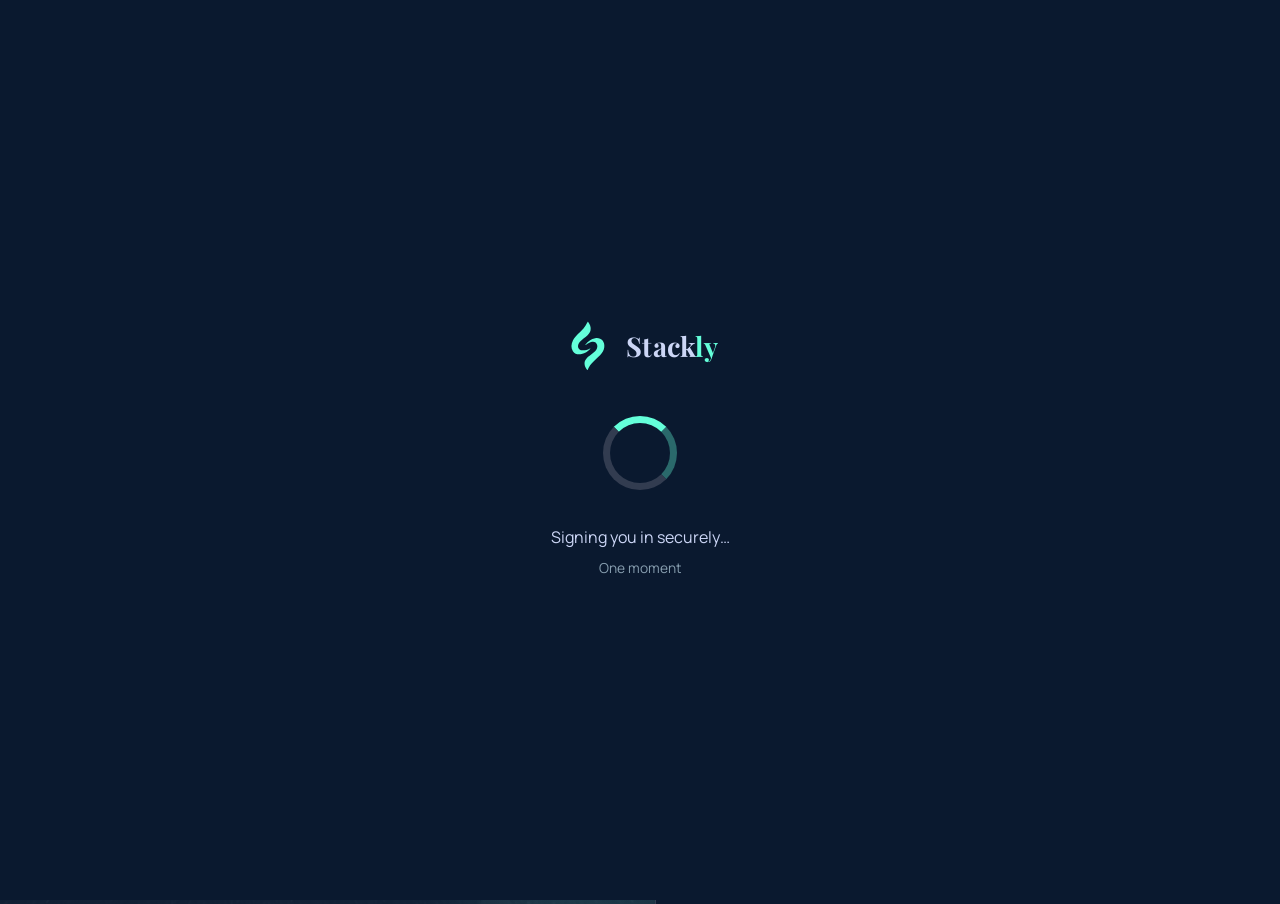
<file: login.html>
<!DOCTYPE html>
<html lang="en" class="no-js">
<head>
<meta charset="UTF-8">
<meta name="viewport" content="width=device-width, initial-scale=1.0">
<title>Sign In — Stackly | User &amp; Admin Login</title>
<meta name="description" content="Sign in to Stackly. Role-based login for home seekers and administrators — save favourites, track enquiries and manage listings.">
<meta name="theme-color" content="#0a192f">
<meta name="robots" content="noindex">
<link rel="icon" href="data:image/svg+xml,%3Csvg xmlns='http://www.w3.org/2000/svg' viewBox='0 0 48 48'%3E%3Cpath d='M24 4L43 18v24a2 2 0 0 1-2 2H7a2 2 0 0 1-2-2V18L24 4z' fill='none' stroke='%2364ffda' stroke-width='3'/%3E%3Cpath d='M17 44V28h14v16' fill='none' stroke='%2364ffda' stroke-width='3'/%3E%3C/svg%3E">
<link rel="preconnect" href="https://fonts.googleapis.com">
<link rel="preconnect" href="https://fonts.gstatic.com" crossorigin>
<link href="https://fonts.googleapis.com/css2?family=Manrope:wght@400;500;600;700;800&family=Playfair+Display:ital,wght@0,600;0,700;1,600;1,700&display=swap" rel="stylesheet">
<link rel="stylesheet" href="css/style.css">
<link rel="stylesheet" href="css/pages.css">
<script>document.documentElement.classList.remove('no-js');document.documentElement.classList.add('js');</script>
</head>
<body>

<!-- ============ LOADER ============ -->
<div class="loader" id="loader" role="status" aria-live="polite">
  <div class="loader__inner">
    <div class="loader__logo">
      <svg xmlns="http://www.w3.org/2000/svg" viewBox="398 82 212 290" width="36" height="36" aria-hidden="true" focusable="false"><path fill="#64ffda" d="M419.713867,256.179962 C408.001251,235.739304 410.215973,215.613876 419.889709,195.679504 C426.373138,182.319229 436.255493,171.444672 446.508270,160.904480 C457.075165,150.041229 468.783997,140.348602 478.792694,128.896606 C487.411407,119.035004 494.797852,108.464394 500.031921,96.425682 C500.738983,94.799370 501.001617,92.854477 502.785980,91.712807 C503.214905,91.838028 503.879059,91.821617 504.103485,92.127670 C514.526489,106.341171 522.003967,121.483376 518.287415,139.859406 C515.933533,151.498276 508.987885,160.308563 500.296600,167.942245 C487.788574,178.928223 473.634369,187.949692 462.046570,200.037262 C456.219025,206.116135 451.191589,212.659836 449.149933,221.054688 C445.376373,236.570572 454.272034,249.198563 470.197021,250.779221 C485.241028,252.272446 499.302216,248.880798 512.632202,241.996979 C514.021362,241.279602 515.213196,239.793518 517.062500,240.547546 C517.833252,242.063324 516.690857,242.794266 515.917847,243.562866 C502.480865,256.923462 487.519073,267.973206 468.591339,271.949402 C447.923096,276.291199 431.269562,272.383606 419.713867,256.179962 z"/><path fill="#64ffda" d="M536.351807,311.352905 C521.089722,325.623138 508.631836,341.451172 501.644409,361.304535 C500.580017,360.856842 499.799347,360.777496 499.458496,360.348633 C491.323975,350.113098 485.458466,338.909088 484.707672,325.531189 C484.034546,313.536499 489.236786,303.909576 496.947052,295.363251 C506.737030,284.511749 519.089050,276.702271 530.329102,267.573334 C539.676453,259.981689 548.930542,252.352356 553.649658,240.719803 C556.247925,234.315125 556.803040,227.722214 555.167542,221.122284 C551.964783,208.197189 539.399353,200.886032 526.174622,203.877502 C513.911682,206.651428 503.242737,212.702515 493.079834,219.823700 C492.039246,220.552856 491.267578,221.851700 489.661957,221.557190 C488.659760,220.289383 489.653076,219.345703 490.287292,218.480408 C503.850159,199.976334 521.506714,187.674316 544.321167,183.636948 C574.742554,178.253418 599.437622,199.883118 594.804749,234.346802 C592.539368,251.198425 583.628967,264.794067 572.581299,277.156372 C561.558105,289.491241 548.610413,299.803345 536.351807,311.352905 z"/></svg>
      <span>Stack<span style="color:#64ffda">ly</span></span>
    </div>
    <div class="loader__ring" aria-hidden="true"></div>
    <p class="loader__text">Signing you in securely…</p>
    <p class="loader__sub">One moment</p>
  </div>
</div>

<div class="scroll-progress" aria-hidden="true"><span id="scrollBar"></span></div>

<!-- ============ NAVBAR ============ -->
<header class="nav" id="nav">
  <div class="nav__inner">
    <a class="brand" href="index.html" aria-label="Stackly — go to homepage">
      <svg xmlns="http://www.w3.org/2000/svg" viewBox="398 82 212 290" width="36" height="36" aria-hidden="true" focusable="false"><path fill="#64ffda" d="M419.713867,256.179962 C408.001251,235.739304 410.215973,215.613876 419.889709,195.679504 C426.373138,182.319229 436.255493,171.444672 446.508270,160.904480 C457.075165,150.041229 468.783997,140.348602 478.792694,128.896606 C487.411407,119.035004 494.797852,108.464394 500.031921,96.425682 C500.738983,94.799370 501.001617,92.854477 502.785980,91.712807 C503.214905,91.838028 503.879059,91.821617 504.103485,92.127670 C514.526489,106.341171 522.003967,121.483376 518.287415,139.859406 C515.933533,151.498276 508.987885,160.308563 500.296600,167.942245 C487.788574,178.928223 473.634369,187.949692 462.046570,200.037262 C456.219025,206.116135 451.191589,212.659836 449.149933,221.054688 C445.376373,236.570572 454.272034,249.198563 470.197021,250.779221 C485.241028,252.272446 499.302216,248.880798 512.632202,241.996979 C514.021362,241.279602 515.213196,239.793518 517.062500,240.547546 C517.833252,242.063324 516.690857,242.794266 515.917847,243.562866 C502.480865,256.923462 487.519073,267.973206 468.591339,271.949402 C447.923096,276.291199 431.269562,272.383606 419.713867,256.179962 z"/><path fill="#64ffda" d="M536.351807,311.352905 C521.089722,325.623138 508.631836,341.451172 501.644409,361.304535 C500.580017,360.856842 499.799347,360.777496 499.458496,360.348633 C491.323975,350.113098 485.458466,338.909088 484.707672,325.531189 C484.034546,313.536499 489.236786,303.909576 496.947052,295.363251 C506.737030,284.511749 519.089050,276.702271 530.329102,267.573334 C539.676453,259.981689 548.930542,252.352356 553.649658,240.719803 C556.247925,234.315125 556.803040,227.722214 555.167542,221.122284 C551.964783,208.197189 539.399353,200.886032 526.174622,203.877502 C513.911682,206.651428 503.242737,212.702515 493.079834,219.823700 C492.039246,220.552856 491.267578,221.851700 489.661957,221.557190 C488.659760,220.289383 489.653076,219.345703 490.287292,218.480408 C503.850159,199.976334 521.506714,187.674316 544.321167,183.636948 C574.742554,178.253418 599.437622,199.883118 594.804749,234.346802 C592.539368,251.198425 583.628967,264.794067 572.581299,277.156372 C561.558105,289.491241 548.610413,299.803345 536.351807,311.352905 z"/></svg>
      <span class="brand__full">Stack<b>ly</b></span>
    </a>

    <nav class="nav__menu" aria-label="Primary navigation">
      <ul class="nav__links">
        <li class="nav__item"><a class="nav__link" href="index.html">Home</a></li>

        <li class="nav__item nav__item--drop">
          <button class="nav__link" type="button" aria-haspopup="true">Properties
            <svg class="chev" viewBox="0 0 24 24" fill="none" stroke="currentColor" stroke-width="3" stroke-linecap="round" stroke-linejoin="round"><path d="M6 9l6 6 6-6"/></svg>
          </button>
          <ul class="dropdown">
            <li><a href="properties.html"><span class="dot"></span>All Properties</a></li>
            <li><a href="properties.html?purpose=sale"><span class="dot"></span>Buy a Home</a></li>
            <li><a href="properties.html?purpose=rent"><span class="dot"></span>Rent a Home</a></li>
            <li><a href="properties.html?type=Commercial"><span class="dot"></span>Commercial Spaces</a></li>
            <li><a href="properties.html?sort=new"><span class="dot"></span>New Launches</a></li>
          </ul>
        </li>

        <li class="nav__item"><a class="nav__link" href="about.html">About</a></li>

        <li class="nav__item nav__item--drop">
          <button class="nav__link" type="button" aria-haspopup="true">Company
            <svg class="chev" viewBox="0 0 24 24" fill="none" stroke="currentColor" stroke-width="3" stroke-linecap="round" stroke-linejoin="round"><path d="M6 9l6 6 6-6"/></svg>
          </button>
          <ul class="dropdown">
            <li><a href="about.html"><span class="dot"></span>About Us</a></li>
            <li><a href="index.html#story"><span class="dot"></span>Our Story</a></li>
            <li><a href="index.html#services"><span class="dot"></span>Why Stackly</a></li>
            <li><a href="index.html#agents"><span class="dot"></span>Our Advisors</a></li>
            <li><a href="index.html#testimonials"><span class="dot"></span>Testimonials</a></li>
          </ul>
        </li>

        <li class="nav__item"><a class="nav__link" href="contact.html">Contact</a></li>
      </ul>
      <a class="btn btn--primary btn--sm nav__cta" href="contact.html#contact-form">List Your Property</a>
    </nav>

    <button class="hamburger" id="hamburger" type="button" aria-label="Open menu" aria-expanded="false" aria-controls="mobileMenu">
      <span></span><span></span><span></span>
    </button>
  </div>
</header>

<!-- ============ MOBILE OVERLAY ============ -->
<div class="mobile-menu" id="mobileMenu" aria-hidden="true">
  <div class="mobile-menu__scroll">
    <div class="m-item"><a href="index.html">Home</a></div>

    <div class="m-item m-item--drop">
      <button type="button" aria-haspopup="true">Properties <svg class="chev" viewBox="0 0 24 24" fill="none" stroke="currentColor" stroke-width="3" stroke-linecap="round" stroke-linejoin="round"><path d="M6 9l6 6 6-6"/></svg></button>
      <div class="m-sub">
        <a href="properties.html">All Properties</a>
        <a href="properties.html?purpose=sale">Buy a Home</a>
        <a href="properties.html?purpose=rent">Rent a Home</a>
        <a href="properties.html?type=Commercial">Commercial Spaces</a>
        <a href="properties.html?sort=new">New Launches</a>
      </div>
    </div>

    <div class="m-item"><a href="about.html">About</a></div>

    <div class="m-item m-item--drop">
      <button type="button" aria-haspopup="true">Company <svg class="chev" viewBox="0 0 24 24" fill="none" stroke="currentColor" stroke-width="3" stroke-linecap="round" stroke-linejoin="round"><path d="M6 9l6 6 6-6"/></svg></button>
      <div class="m-sub">
        <a href="about.html">About Us</a>
        <a href="index.html#story">Our Story</a>
        <a href="index.html#services">Why Stackly</a>
        <a href="index.html#agents">Our Advisors</a>
        <a href="index.html#testimonials">Testimonials</a>
      </div>
    </div>

    <div class="m-item"><a href="contact.html">Contact</a></div>

    <div class="mobile-menu__foot">
      <a class="btn btn--primary btn--block" href="contact.html#contact-form">List Your Property</a>
      <p class="m-contact">Talk to us: <a href="tel:+914440001234">+91 44 4000 1234</a><br><a href="mailto:hello@stackly.com">hello@stackly.com</a></p>
      <div class="socials">
        <a href="#" aria-label="Facebook"><svg viewBox="0 0 24 24" fill="currentColor"><path d="M13.5 21v-7h2.4l.4-3h-2.8V9.1c0-.9.3-1.5 1.6-1.5h1.3V4.9c-.3 0-1.2-.1-2.2-.1-2.3 0-3.9 1.4-3.9 4v2.1H7.8v3h2.5v7h3.2z"/></svg></a>
        <a href="#" aria-label="Instagram"><svg viewBox="0 0 24 24" fill="none" stroke="currentColor" stroke-width="2"><rect x="3" y="3" width="18" height="18" rx="5"/><circle cx="12" cy="12" r="4"/><circle cx="17.3" cy="6.7" r="1.1" fill="currentColor" stroke="none"/></svg></a>
        <a href="#" aria-label="LinkedIn"><svg viewBox="0 0 24 24" fill="none" stroke="currentColor" stroke-width="2" stroke-linecap="round"><rect x="3" y="3" width="18" height="18" rx="3"/><path d="M7.5 10.5V17M7.5 7.2v.1M11.6 17v-3.7a2.4 2.4 0 0 1 4.8 0V17"/></svg></a>
        <a href="#" aria-label="YouTube"><svg viewBox="0 0 24 24" fill="none" stroke="currentColor" stroke-width="2" stroke-linecap="round"><rect x="2.5" y="5.5" width="19" height="13" rx="4"/><path d="M10.5 9.5l4.5 2.5-4.5 2.5z" fill="currentColor" stroke="none"/></svg></a>
      </div>
    </div>
  </div>
</div>

<!-- ============ SIGN IN ============ -->
<main class="auth">

  <!-- Brand panel: pitch + demo credentials -->
  <aside class="auth__aside">
    <div class="auth__brand">
      <svg xmlns="http://www.w3.org/2000/svg" viewBox="398 82 212 290" width="36" height="36" aria-hidden="true" focusable="false"><path fill="#64ffda" d="M419.713867,256.179962 C408.001251,235.739304 410.215973,215.613876 419.889709,195.679504 C426.373138,182.319229 436.255493,171.444672 446.508270,160.904480 C457.075165,150.041229 468.783997,140.348602 478.792694,128.896606 C487.411407,119.035004 494.797852,108.464394 500.031921,96.425682 C500.738983,94.799370 501.001617,92.854477 502.785980,91.712807 C503.214905,91.838028 503.879059,91.821617 504.103485,92.127670 C514.526489,106.341171 522.003967,121.483376 518.287415,139.859406 C515.933533,151.498276 508.987885,160.308563 500.296600,167.942245 C487.788574,178.928223 473.634369,187.949692 462.046570,200.037262 C456.219025,206.116135 451.191589,212.659836 449.149933,221.054688 C445.376373,236.570572 454.272034,249.198563 470.197021,250.779221 C485.241028,252.272446 499.302216,248.880798 512.632202,241.996979 C514.021362,241.279602 515.213196,239.793518 517.062500,240.547546 C517.833252,242.063324 516.690857,242.794266 515.917847,243.562866 C502.480865,256.923462 487.519073,267.973206 468.591339,271.949402 C447.923096,276.291199 431.269562,272.383606 419.713867,256.179962 z"/><path fill="#64ffda" d="M536.351807,311.352905 C521.089722,325.623138 508.631836,341.451172 501.644409,361.304535 C500.580017,360.856842 499.799347,360.777496 499.458496,360.348633 C491.323975,350.113098 485.458466,338.909088 484.707672,325.531189 C484.034546,313.536499 489.236786,303.909576 496.947052,295.363251 C506.737030,284.511749 519.089050,276.702271 530.329102,267.573334 C539.676453,259.981689 548.930542,252.352356 553.649658,240.719803 C556.247925,234.315125 556.803040,227.722214 555.167542,221.122284 C551.964783,208.197189 539.399353,200.886032 526.174622,203.877502 C513.911682,206.651428 503.242737,212.702515 493.079834,219.823700 C492.039246,220.552856 491.267578,221.851700 489.661957,221.557190 C488.659760,220.289383 489.653076,219.345703 490.287292,218.480408 C503.850159,199.976334 521.506714,187.674316 544.321167,183.636948 C574.742554,178.253418 599.437622,199.883118 594.804749,234.346802 C592.539368,251.198425 583.628967,264.794067 572.581299,277.156372 C561.558105,289.491241 548.610413,299.803345 536.351807,311.352905 z"/></svg>
      <span>Stack<b>ly</b></span>
    </div>

    <div class="auth__pitch">
      <p class="eyebrow">Your account</p>
      <h2>Everything you saved, <span class="serif">in one place.</span></h2>
      <p>Sign in to shortlist homes, track every enquiry and get advisor callbacks — or switch to the admin console to run the marketplace.</p>
      <ul class="auth__list">
        <li><svg viewBox="0 0 24 24" fill="none" stroke="currentColor" stroke-width="2.4" stroke-linecap="round" stroke-linejoin="round"><circle cx="12" cy="12" r="10"/><path d="M8.5 12.5l2.5 2.5 4.5-5"/></svg> Save unlimited homes &amp; create alerts</li>
        <li><svg viewBox="0 0 24 24" fill="none" stroke="currentColor" stroke-width="2.4" stroke-linecap="round" stroke-linejoin="round"><circle cx="12" cy="12" r="10"/><path d="M8.5 12.5l2.5 2.5 4.5-5"/></svg> Track enquiries &amp; site visits live</li>
        <li><svg viewBox="0 0 24 24" fill="none" stroke="currentColor" stroke-width="2.4" stroke-linecap="round" stroke-linejoin="round"><circle cx="12" cy="12" r="10"/><path d="M8.5 12.5l2.5 2.5 4.5-5"/></svg> Admin console for listings, users &amp; reports</li>
      </ul>
    </div>

    <div class="demo-creds">
      <h4><svg viewBox="0 0 24 24" fill="none" stroke="currentColor" stroke-width="2" stroke-linecap="round" stroke-linejoin="round"><path d="M12 3l1.8 5.2L19 10l-5.2 1.8L12 17l-1.8-5.2L5 10l5.2-1.8L12 3z"/></svg> Demo credentials — one tap to fill</h4>
      <div class="demo-row">
        <div><b>Administrator</b><code>admin@stackly.com · admin123</code></div>
        <button class="btn btn--sm btn--blue" type="button" data-demo="admin">Use</button>
      </div>
      <div class="demo-row">
        <div><b>Regular user</b><code>user@stackly.com · user123</code></div>
        <button class="btn btn--sm btn--soft" type="button" data-demo="user">Use</button>
      </div>
      <p class="demo-reset">Still stuck? <button type="button" id="resetDemo">Reset demo data</button></p>
    </div>
  </aside>

  <!-- Form panel -->
  <div class="auth__main">
    <div class="auth__box">
      <p class="eyebrow">Welcome back</p>
      <h1>Sign in to <span class="serif grad-text">Stackly</span></h1>
      <p class="sub">Choose how you want to sign in — the dashboard you land on follows your role.</p>

      <!-- Role tabs -->
      <div class="rtabs" role="tablist" aria-label="Choose account role">
        <button class="rtab is-active" type="button" role="tab" aria-selected="true" data-role="user">
          <svg viewBox="0 0 24 24" fill="none" stroke="currentColor" stroke-width="2" stroke-linecap="round" stroke-linejoin="round"><circle cx="12" cy="8" r="4"/><path d="M4.5 20a7.5 7.5 0 0 1 15 0"/></svg>
          User <small>Buy · Rent · Save</small>
        </button>
        <button class="rtab" type="button" role="tab" aria-selected="false" data-role="admin">
          <svg viewBox="0 0 24 24" fill="none" stroke="currentColor" stroke-width="2" stroke-linecap="round" stroke-linejoin="round"><path d="M12 3l8 3v6c0 5-3.5 8-8 9-4.5-1-8-4-8-9V6l8-3z"/><path d="M9 12l2 2 4-4"/></svg>
          Admin <small>Manage · Approve</small>
        </button>
      </div>

      <div class="form-alert" id="loginAlert" role="alert">
        <svg viewBox="0 0 24 24" fill="none" stroke="currentColor" stroke-width="2" stroke-linecap="round" stroke-linejoin="round"><circle cx="12" cy="12" r="10"/><path d="M12 8v5M12 16.5v.01"/></svg>
        <span></span>
      </div>

      <form class="auth-form" id="loginForm" novalidate style="margin-top:18px">
        <div class="field">
          <label for="liEmail">Email address <span class="req">*</span></label>
          <input type="email" id="liEmail" name="email" placeholder="you@example.com" autocomplete="email" required>
          <span class="field__err">Please enter a valid email address.</span>
        </div>

        <div class="field">
          <label for="liPass">Password <span class="req">*</span></label>
          <div class="pw-wrap">
            <input type="password" id="liPass" name="password" placeholder="••••••••" autocomplete="current-password" required>
            <button class="pw-toggle" type="button" aria-label="Show password">
              <svg viewBox="0 0 24 24" fill="none" stroke="currentColor" stroke-width="2" stroke-linecap="round" stroke-linejoin="round"><path d="M2 12s3.5-7 10-7 10 7 10 7-3.5 7-10 7-10-7-10-7z"/><circle cx="12" cy="12" r="3"/></svg>
            </button>
          </div>
          <span class="field__err">Password is required.</span>
        </div>

        <div class="auth-form__row">
          <label class="check"><input type="checkbox" name="remember" checked> Keep me signed in</label>
          <a href="#" id="forgotLink">Forgot password?</a>
        </div>

        <button class="btn btn--primary btn--lg btn--block" type="submit" id="loginBtn">
          Sign in
          <svg viewBox="0 0 24 24" fill="none" stroke="currentColor" stroke-width="2.4" stroke-linecap="round" stroke-linejoin="round"><path d="M5 12h14"/><path d="M13 6l6 6-6 6"/></svg>
        </button>
      </form>

      <p class="auth__alt">New to Stackly? <a href="signup.html">Create a free account</a></p>
      <p class="auth__alt" style="margin-top:10px;font-size:.8rem;color:var(--muted)">
        Demo authentication — accounts are stored only in your browser (localStorage).
      </p>
    </div>
  </div>
</main>

<script src="js/data.js"></script>
<script src="js/main.js"></script>
<script src="js/auth.js"></script>
<script src="js/login.js"></script>
</body>
</html>
</file>
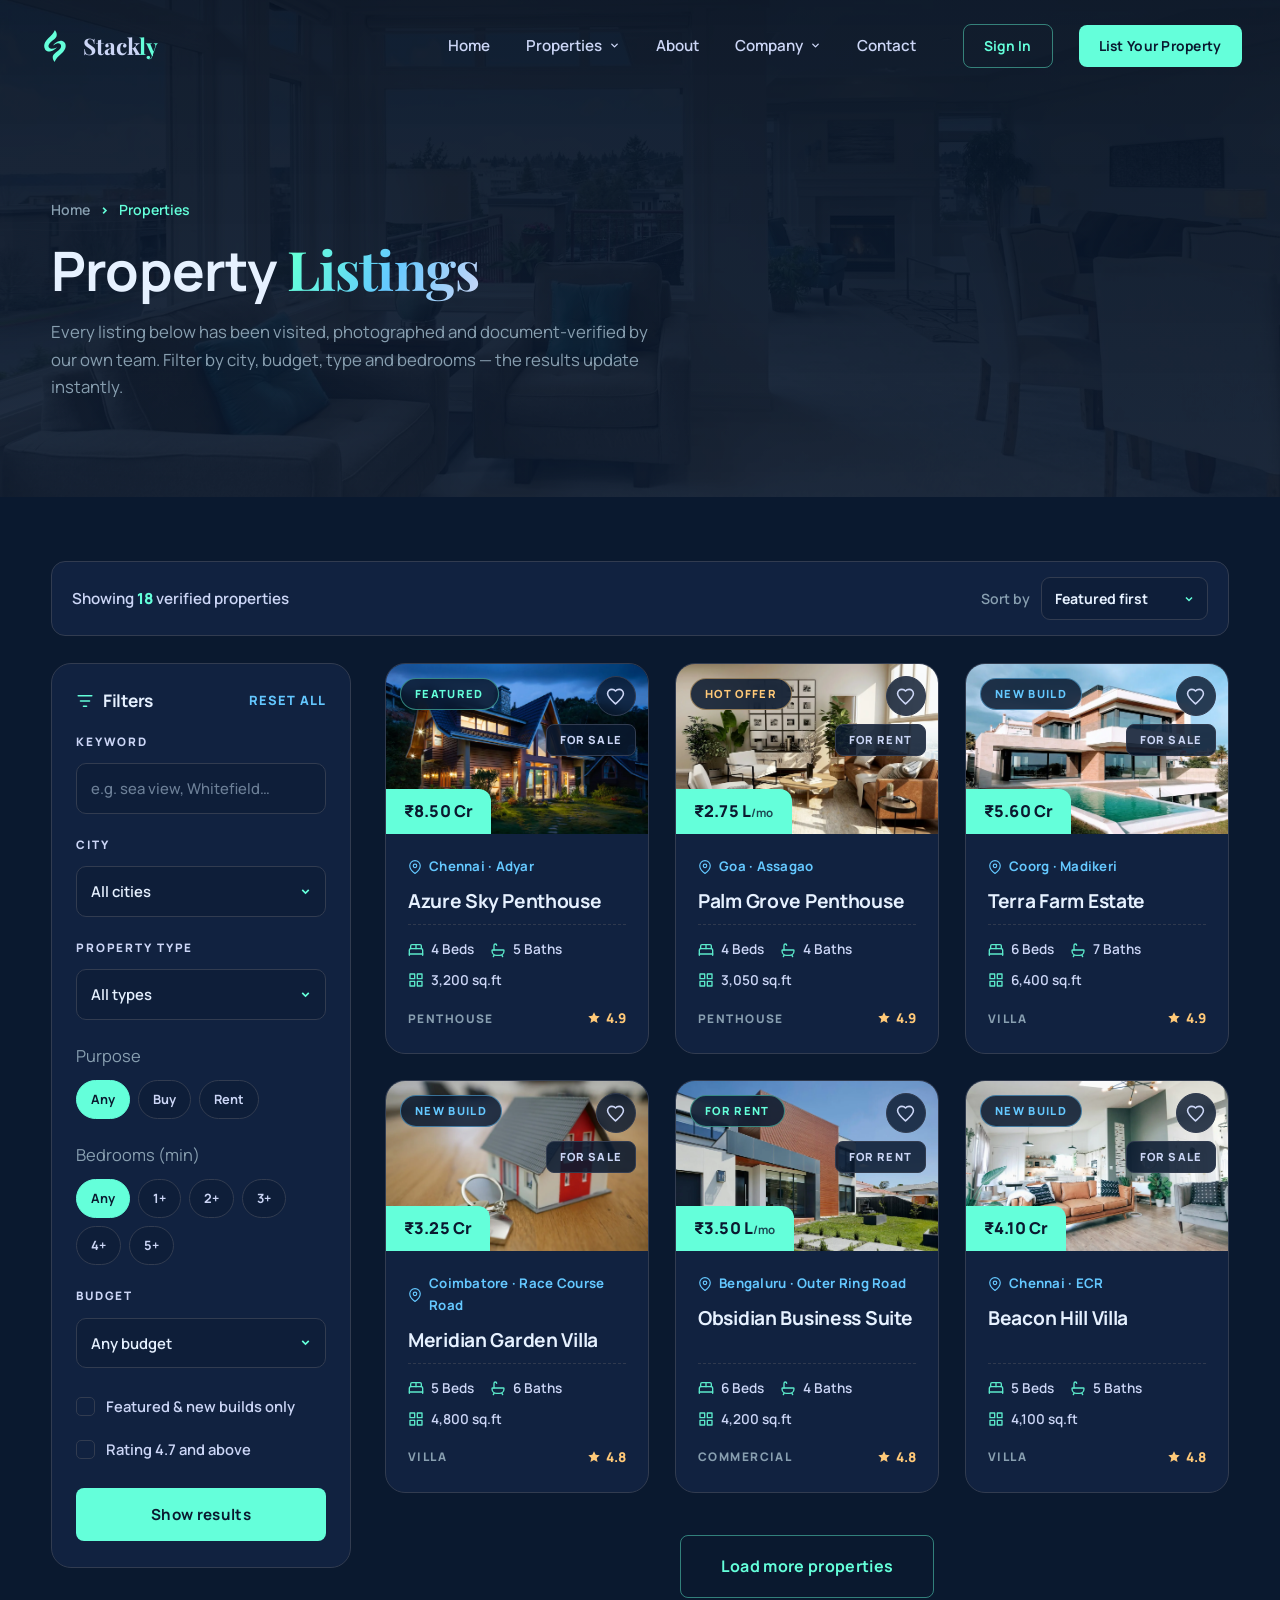
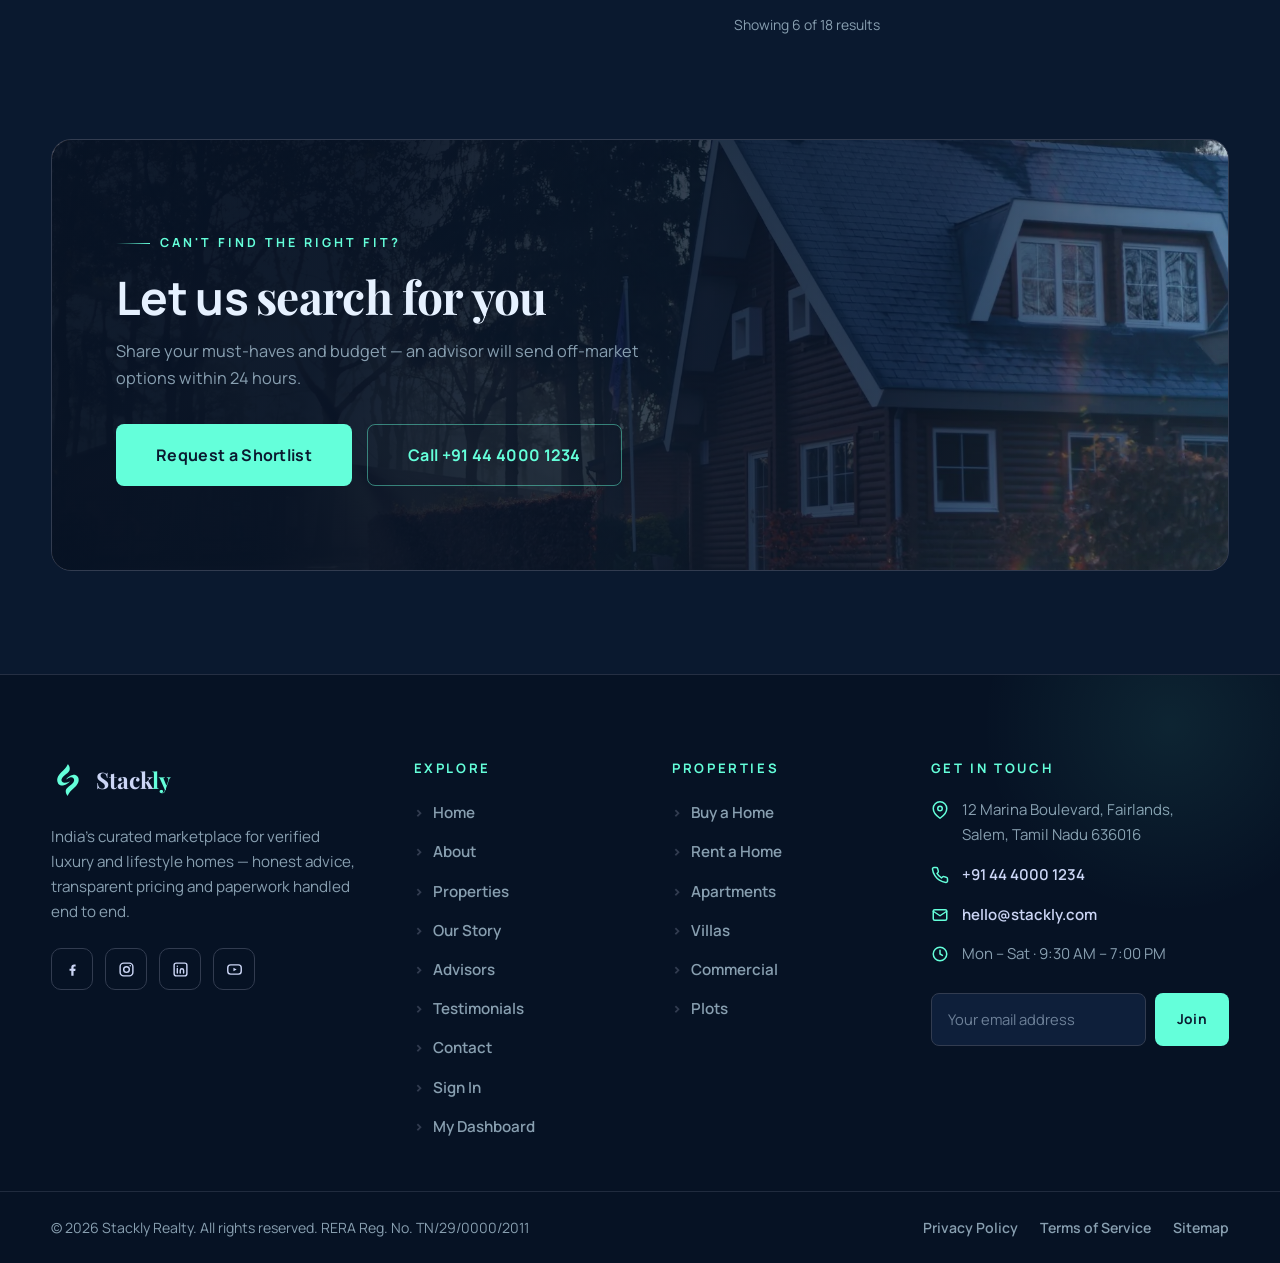
<file: properties.html>
<!DOCTYPE html>
<html lang="en" class="no-js">
<head>
<meta charset="UTF-8">
<meta name="viewport" content="width=device-width, initial-scale=1.0">
<title>Property Listings — Apartments, Villas, Plots & Commercial | Stackly</title>
<meta name="description" content="Browse verified properties for sale and rent across Chennai, Bengaluru, Coimbatore, Hyderabad, Pune, Mumbai, Goa and Salem. Filter by budget, type and bedrooms with Stackly.">
<meta name="theme-color" content="#0a192f">
<link rel="icon" href="data:image/svg+xml,%3Csvg xmlns='http://www.w3.org/2000/svg' viewBox='0 0 48 48'%3E%3Cpath d='M24 4L43 18v24a2 2 0 0 1-2 2H7a2 2 0 0 1-2-2V18L24 4z' fill='none' stroke='%2364ffda' stroke-width='3'/%3E%3Cpath d='M17 44V28h14v16' fill='none' stroke='%2364ffda' stroke-width='3'/%3E%3C/svg%3E">
<link rel="preconnect" href="https://fonts.googleapis.com">
<link rel="preconnect" href="https://fonts.gstatic.com" crossorigin>
<link href="https://fonts.googleapis.com/css2?family=Manrope:wght@400;500;600;700;800&family=Playfair+Display:ital,wght@0,600;0,700;1,600;1,700&display=swap" rel="stylesheet">
<link rel="stylesheet" href="css/style.css">
<link rel="stylesheet" href="css/pages.css">
<script>document.documentElement.classList.remove('no-js');document.documentElement.classList.add('js');</script>
</head>
<body>

<!-- ============ LOADER ============ -->
<div class="loader" id="loader" role="status" aria-live="polite">
  <div class="loader__inner">
    <div class="loader__logo">
      <svg xmlns="http://www.w3.org/2000/svg" viewBox="398 82 212 290" width="36" height="36" aria-hidden="true" focusable="false"><path fill="#64ffda" d="M419.713867,256.179962 C408.001251,235.739304 410.215973,215.613876 419.889709,195.679504 C426.373138,182.319229 436.255493,171.444672 446.508270,160.904480 C457.075165,150.041229 468.783997,140.348602 478.792694,128.896606 C487.411407,119.035004 494.797852,108.464394 500.031921,96.425682 C500.738983,94.799370 501.001617,92.854477 502.785980,91.712807 C503.214905,91.838028 503.879059,91.821617 504.103485,92.127670 C514.526489,106.341171 522.003967,121.483376 518.287415,139.859406 C515.933533,151.498276 508.987885,160.308563 500.296600,167.942245 C487.788574,178.928223 473.634369,187.949692 462.046570,200.037262 C456.219025,206.116135 451.191589,212.659836 449.149933,221.054688 C445.376373,236.570572 454.272034,249.198563 470.197021,250.779221 C485.241028,252.272446 499.302216,248.880798 512.632202,241.996979 C514.021362,241.279602 515.213196,239.793518 517.062500,240.547546 C517.833252,242.063324 516.690857,242.794266 515.917847,243.562866 C502.480865,256.923462 487.519073,267.973206 468.591339,271.949402 C447.923096,276.291199 431.269562,272.383606 419.713867,256.179962 z"/><path fill="#64ffda" d="M536.351807,311.352905 C521.089722,325.623138 508.631836,341.451172 501.644409,361.304535 C500.580017,360.856842 499.799347,360.777496 499.458496,360.348633 C491.323975,350.113098 485.458466,338.909088 484.707672,325.531189 C484.034546,313.536499 489.236786,303.909576 496.947052,295.363251 C506.737030,284.511749 519.089050,276.702271 530.329102,267.573334 C539.676453,259.981689 548.930542,252.352356 553.649658,240.719803 C556.247925,234.315125 556.803040,227.722214 555.167542,221.122284 C551.964783,208.197189 539.399353,200.886032 526.174622,203.877502 C513.911682,206.651428 503.242737,212.702515 493.079834,219.823700 C492.039246,220.552856 491.267578,221.851700 489.661957,221.557190 C488.659760,220.289383 489.653076,219.345703 490.287292,218.480408 C503.850159,199.976334 521.506714,187.674316 544.321167,183.636948 C574.742554,178.253418 599.437622,199.883118 594.804749,234.346802 C592.539368,251.198425 583.628967,264.794067 572.581299,277.156372 C561.558105,289.491241 548.610413,299.803345 536.351807,311.352905 z"/></svg>
      <span>Stack<span style="color:#64ffda">ly</span></span>
    </div>
    <div class="loader__ring" aria-hidden="true"></div>
    <p class="loader__text">Loading, please wait…</p>
    <p class="loader__sub">Preparing listings that match your search</p>
  </div>
</div>

<div class="scroll-progress" aria-hidden="true"><span id="scrollBar"></span></div>

<!-- ============ NAVBAR ============ -->
<header class="nav" id="nav">
  <div class="nav__inner">
    <a class="brand" href="index.html" aria-label="Stackly — go to homepage">
      <svg xmlns="http://www.w3.org/2000/svg" viewBox="398 82 212 290" width="36" height="36" aria-hidden="true" focusable="false"><path fill="#64ffda" d="M419.713867,256.179962 C408.001251,235.739304 410.215973,215.613876 419.889709,195.679504 C426.373138,182.319229 436.255493,171.444672 446.508270,160.904480 C457.075165,150.041229 468.783997,140.348602 478.792694,128.896606 C487.411407,119.035004 494.797852,108.464394 500.031921,96.425682 C500.738983,94.799370 501.001617,92.854477 502.785980,91.712807 C503.214905,91.838028 503.879059,91.821617 504.103485,92.127670 C514.526489,106.341171 522.003967,121.483376 518.287415,139.859406 C515.933533,151.498276 508.987885,160.308563 500.296600,167.942245 C487.788574,178.928223 473.634369,187.949692 462.046570,200.037262 C456.219025,206.116135 451.191589,212.659836 449.149933,221.054688 C445.376373,236.570572 454.272034,249.198563 470.197021,250.779221 C485.241028,252.272446 499.302216,248.880798 512.632202,241.996979 C514.021362,241.279602 515.213196,239.793518 517.062500,240.547546 C517.833252,242.063324 516.690857,242.794266 515.917847,243.562866 C502.480865,256.923462 487.519073,267.973206 468.591339,271.949402 C447.923096,276.291199 431.269562,272.383606 419.713867,256.179962 z"/><path fill="#64ffda" d="M536.351807,311.352905 C521.089722,325.623138 508.631836,341.451172 501.644409,361.304535 C500.580017,360.856842 499.799347,360.777496 499.458496,360.348633 C491.323975,350.113098 485.458466,338.909088 484.707672,325.531189 C484.034546,313.536499 489.236786,303.909576 496.947052,295.363251 C506.737030,284.511749 519.089050,276.702271 530.329102,267.573334 C539.676453,259.981689 548.930542,252.352356 553.649658,240.719803 C556.247925,234.315125 556.803040,227.722214 555.167542,221.122284 C551.964783,208.197189 539.399353,200.886032 526.174622,203.877502 C513.911682,206.651428 503.242737,212.702515 493.079834,219.823700 C492.039246,220.552856 491.267578,221.851700 489.661957,221.557190 C488.659760,220.289383 489.653076,219.345703 490.287292,218.480408 C503.850159,199.976334 521.506714,187.674316 544.321167,183.636948 C574.742554,178.253418 599.437622,199.883118 594.804749,234.346802 C592.539368,251.198425 583.628967,264.794067 572.581299,277.156372 C561.558105,289.491241 548.610413,299.803345 536.351807,311.352905 z"/></svg>
      <span class="brand__full">Stack<b>ly</b></span>
    </a>

    <nav class="nav__menu" aria-label="Primary navigation">
      <ul class="nav__links">
        <li class="nav__item"><a class="nav__link" href="index.html">Home</a></li>

        <li class="nav__item nav__item--drop">
          <button class="nav__link" type="button" aria-haspopup="true">Properties
            <svg class="chev" viewBox="0 0 24 24" fill="none" stroke="currentColor" stroke-width="3" stroke-linecap="round" stroke-linejoin="round"><path d="M6 9l6 6 6-6"/></svg>
          </button>
          <ul class="dropdown">
            <li><a href="properties.html"><span class="dot"></span>All Properties</a></li>
            <li><a href="properties.html?purpose=sale"><span class="dot"></span>Buy a Home</a></li>
            <li><a href="properties.html?purpose=rent"><span class="dot"></span>Rent a Home</a></li>
            <li><a href="properties.html?type=Commercial"><span class="dot"></span>Commercial Spaces</a></li>
            <li><a href="properties.html?sort=new"><span class="dot"></span>New Launches</a></li>
          </ul>
        </li>

        <li class="nav__item"><a class="nav__link" href="about.html">About</a></li>
        <li class="nav__item nav__item--drop">
          <button class="nav__link" type="button" aria-haspopup="true">Company
            <svg class="chev" viewBox="0 0 24 24" fill="none" stroke="currentColor" stroke-width="3" stroke-linecap="round" stroke-linejoin="round"><path d="M6 9l6 6 6-6"/></svg>
          </button>
          <ul class="dropdown">
            <li><a href="about.html"><span class="dot"></span>About Us</a></li>
            <li><a href="index.html#story"><span class="dot"></span>Our Story</a></li>
            <li><a href="index.html#services"><span class="dot"></span>Why Stackly</a></li>
            <li><a href="index.html#agents"><span class="dot"></span>Our Advisors</a></li>
            <li><a href="index.html#testimonials"><span class="dot"></span>Testimonials</a></li>
          </ul>
        </li>

        <li class="nav__item"><a class="nav__link" href="contact.html">Contact</a></li>
      </ul>
      <a class="btn btn--primary btn--sm nav__cta" href="contact.html#contact-form">List Your Property</a>
    </nav>

    <button class="hamburger" id="hamburger" type="button" aria-label="Open menu" aria-expanded="false" aria-controls="mobileMenu">
      <span></span><span></span><span></span>
    </button>
  </div>
</header>

<!-- ============ MOBILE OVERLAY ============ -->
<div class="mobile-menu" id="mobileMenu" aria-hidden="true">
  <div class="mobile-menu__scroll">
    <div class="m-item"><a href="index.html">Home</a></div>

    <div class="m-item m-item--drop">
      <button type="button" aria-haspopup="true">Properties <svg class="chev" viewBox="0 0 24 24" fill="none" stroke="currentColor" stroke-width="3" stroke-linecap="round" stroke-linejoin="round"><path d="M6 9l6 6 6-6"/></svg></button>
      <div class="m-sub">
        <a href="properties.html">All Properties</a>
        <a href="properties.html?purpose=sale">Buy a Home</a>
        <a href="properties.html?purpose=rent">Rent a Home</a>
        <a href="properties.html?type=Commercial">Commercial Spaces</a>
        <a href="properties.html?sort=new">New Launches</a>
      </div>
    </div>

    <div class="m-item"><a href="about.html">About</a></div>
    <div class="m-item m-item--drop">
      <button type="button" aria-haspopup="true">Company <svg class="chev" viewBox="0 0 24 24" fill="none" stroke="currentColor" stroke-width="3" stroke-linecap="round" stroke-linejoin="round"><path d="M6 9l6 6 6-6"/></svg></button>
      <div class="m-sub">
        <a href="about.html">About Us</a>
        <a href="index.html#story">Our Story</a>
        <a href="index.html#services">Why Stackly</a>
        <a href="index.html#agents">Our Advisors</a>
        <a href="index.html#testimonials">Testimonials</a>
      </div>
    </div>

    <div class="m-item"><a href="contact.html">Contact</a></div>

    <div class="mobile-menu__foot">
      <a class="btn btn--primary btn--block" href="contact.html#contact-form">List Your Property</a>
      <p class="m-contact">Talk to us: <a href="tel:+914440001234">+91 44 4000 1234</a><br><a href="mailto:hello@stackly.com">hello@stackly.com</a></p>
      <div class="socials">
        <a href="#" aria-label="Facebook"><svg viewBox="0 0 24 24" fill="currentColor"><path d="M13.5 21v-7h2.4l.4-3h-2.8V9.1c0-.9.3-1.5 1.6-1.5h1.3V4.9c-.3 0-1.2-.1-2.2-.1-2.3 0-3.9 1.4-3.9 4v2.1H7.8v3h2.5v7h3.2z"/></svg></a>
        <a href="#" aria-label="Instagram"><svg viewBox="0 0 24 24" fill="none" stroke="currentColor" stroke-width="2"><rect x="3" y="3" width="18" height="18" rx="5"/><circle cx="12" cy="12" r="4"/><circle cx="17.3" cy="6.7" r="1.1" fill="currentColor" stroke="none"/></svg></a>
        <a href="#" aria-label="LinkedIn"><svg viewBox="0 0 24 24" fill="none" stroke="currentColor" stroke-width="2" stroke-linecap="round"><rect x="3" y="3" width="18" height="18" rx="3"/><path d="M7.5 10.5V17M7.5 7.2v.1M11.6 17v-3.7a2.4 2.4 0 0 1 4.8 0V17"/></svg></a>
        <a href="#" aria-label="YouTube"><svg viewBox="0 0 24 24" fill="none" stroke="currentColor" stroke-width="2"><rect x="2.5" y="5.5" width="19" height="13" rx="4"/><path d="M10.5 9.5l4.5 2.5-4.5 2.5z" fill="currentColor" stroke="none"/></svg></a>
      </div>
    </div>
  </div>
</div>

<main>

<!-- ============ PAGE HERO (title + breadcrumb + background) ============ -->
<section class="page-hero" style="background-image:url('assets/img/hero-properties.webp')">
  <div class="container">
    <nav aria-label="Breadcrumb">
      <ol class="crumbs" data-reveal="fade">
        <li><a href="index.html">Home</a></li>
        <li aria-current="page">Properties</li>
      </ol>
    </nav>
    <h1 data-reveal style="--d:.08s">Property <span class="serif grad-text">Listings</span></h1>
    <p data-reveal style="--d:.16s">
      Every listing below has been visited, photographed and document-verified by our own team.
      Filter by city, budget, type and bedrooms — the results update instantly.
    </p>
  </div>
</section>

<!-- ============ LISTING ============ -->
<section class="section" style="padding-top:clamp(40px,5vw,64px)">
  <div class="container">

    <div class="results-bar" data-reveal="fade">
      <p class="results-bar__count" id="resultCount" aria-live="polite">Showing all properties</p>
      <div style="display:flex;gap:12px;flex-wrap:wrap;align-items:center">
        <button class="btn btn--soft btn--sm filter-toggle" id="filterToggle" type="button" aria-expanded="false" aria-controls="filters">
          <svg viewBox="0 0 24 24" fill="none" stroke="currentColor" stroke-width="2.2" stroke-linecap="round"><path d="M3 5h18"/><path d="M6 12h12"/><path d="M10 19h4"/></svg>
          Filters
        </button>
        <label class="results-bar__sort">
          Sort by
          <select id="sortSelect" aria-label="Sort properties">
            <option value="featured">Featured first</option>
            <option value="new">Newest listed</option>
            <option value="price-asc">Price: low → high</option>
            <option value="price-desc">Price: high → low</option>
            <option value="rating">Top rated</option>
            <option value="area">Largest area</option>
          </select>
        </label>
      </div>
    </div>

    <div class="listing">
      <!-- ---------- Filter sidebar ---------- -->
      <aside class="filters" id="filters" aria-label="Search filters" data-reveal="left">
        <div class="filters__head">
          <h3>
            <svg viewBox="0 0 24 24" fill="none" stroke="currentColor" stroke-width="2.2" stroke-linecap="round"><path d="M3 5h18"/><path d="M6 12h12"/><path d="M10 19h4"/></svg>
            Filters
          </h3>
          <button class="filters__reset" id="resetFilters" type="button">Reset all</button>
        </div>

        <div class="f-group">
          <label class="f-title" for="fQ">Keyword</label>
          <input class="f-input" type="search" id="fQ" name="q" placeholder="e.g. sea view, Whitefield…" autocomplete="off">
        </div>

        <div class="f-group">
          <label class="f-title" for="fCity">City</label>
          <select class="f-select" id="fCity" name="city">
            <option value="all">All cities</option>
          </select>
        </div>

        <div class="f-group">
          <label class="f-title" for="fType">Property type</label>
          <select class="f-select" id="fType" name="type">
            <option value="all">All types</option>
          </select>
        </div>

        <div class="f-group">
          <span class="f-title">Purpose</span>
          <div class="f-chips" id="fPurpose" role="group" aria-label="Purpose">
            <button class="f-chip is-active" type="button" data-value="all">Any</button>
            <button class="f-chip" type="button" data-value="sale">Buy</button>
            <button class="f-chip" type="button" data-value="rent">Rent</button>
          </div>
        </div>

        <div class="f-group">
          <span class="f-title">Bedrooms (min)</span>
          <div class="f-chips" id="fBeds" role="group" aria-label="Minimum bedrooms">
            <button class="f-chip is-active" type="button" data-value="0">Any</button>
            <button class="f-chip" type="button" data-value="1">1+</button>
            <button class="f-chip" type="button" data-value="2">2+</button>
            <button class="f-chip" type="button" data-value="3">3+</button>
            <button class="f-chip" type="button" data-value="4">4+</button>
            <button class="f-chip" type="button" data-value="5">5+</button>
          </div>
        </div>

        <div class="f-group">
          <label class="f-title" for="fBudget">Budget</label>
          <select class="f-select" id="fBudget" name="budget">
            <option value="all">Any budget</option>
            <option value="0-8000000">Under ₹80 L</option>
            <option value="8000000-20000000">₹80 L – ₹2 Cr</option>
            <option value="20000000-50000000">₹2 Cr – ₹5 Cr</option>
            <option value="50000000-9999999999">₹5 Cr &amp; above</option>
            <option value="rent-1">Rent below ₹1 L / month</option>
            <option value="rent-2">Rent ₹1 L+ / month</option>
          </select>
        </div>

        <div class="f-group">
          <label class="f-check">
            <input type="checkbox" id="fFeatured">
            <span class="box" aria-hidden="true"></span>
            Featured &amp; new builds only
          </label>
          <label class="f-check">
            <input type="checkbox" id="fVerified">
            <span class="box" aria-hidden="true"></span>
            Rating 4.7 and above
          </label>
        </div>

        <button class="btn btn--primary btn--block" id="applyMobile" type="button">Show results</button>
      </aside>

      <!-- ---------- Results ---------- -->
      <div>
        <div class="grid grid--3" id="listingGrid" aria-live="polite"></div>

        <div class="empty-state" id="emptyState" hidden>
          <svg viewBox="0 0 24 24" fill="none" stroke="currentColor" stroke-width="1.6" stroke-linecap="round" stroke-linejoin="round"><circle cx="11" cy="11" r="7"/><path d="M20 20l-3.5-3.5"/><path d="M8 11h6"/></svg>
          <h3>No properties match those filters</h3>
          <p>Try widening the budget, choosing another city, or resetting the filters to see everything.</p>
          <button class="btn btn--primary" type="button" id="emptyReset">Reset filters</button>
        </div>

        <div class="load-more" id="loadMoreWrap" hidden>
          <button class="btn btn--ghost btn--lg" id="loadMore" type="button">Load more properties</button>
        </div>
        <p class="load-more__note" id="loadNote" hidden></p>
      </div>
    </div>
  </div>
</section>

<!-- ============ CTA ============ -->
<section class="section" style="padding-top:0">
  <div class="container">
    <div class="cta-band" style="background-image:url('assets/img/cta-bg.webp')" data-reveal="zoom">
      <div class="cta-band__content">
        <p class="eyebrow">Can't find the right fit?</p>
        <h2 class="section__title" style="margin-top:16px">Let us <span class="serif">search for you</span></h2>
        <p class="section__sub">Share your must-haves and budget — an advisor will send off-market options within 24 hours.</p>
        <div class="cta-band__actions">
          <a class="btn btn--primary btn--lg" href="contact.html#contact-form">Request a Shortlist</a>
          <a class="btn btn--ghost btn--lg" href="tel:+914440001234">Call +91 44 4000 1234</a>
        </div>
      </div>
    </div>
  </div>
</section>

</main>

<!-- ============ FOOTER ============ -->
<footer class="footer">
  <div class="container footer__grid">
    <div>
      <a class="brand" href="index.html" aria-label="Stackly home">
        <svg xmlns="http://www.w3.org/2000/svg" viewBox="398 82 212 290" width="36" height="36" aria-hidden="true" focusable="false"><path fill="#64ffda" d="M419.713867,256.179962 C408.001251,235.739304 410.215973,215.613876 419.889709,195.679504 C426.373138,182.319229 436.255493,171.444672 446.508270,160.904480 C457.075165,150.041229 468.783997,140.348602 478.792694,128.896606 C487.411407,119.035004 494.797852,108.464394 500.031921,96.425682 C500.738983,94.799370 501.001617,92.854477 502.785980,91.712807 C503.214905,91.838028 503.879059,91.821617 504.103485,92.127670 C514.526489,106.341171 522.003967,121.483376 518.287415,139.859406 C515.933533,151.498276 508.987885,160.308563 500.296600,167.942245 C487.788574,178.928223 473.634369,187.949692 462.046570,200.037262 C456.219025,206.116135 451.191589,212.659836 449.149933,221.054688 C445.376373,236.570572 454.272034,249.198563 470.197021,250.779221 C485.241028,252.272446 499.302216,248.880798 512.632202,241.996979 C514.021362,241.279602 515.213196,239.793518 517.062500,240.547546 C517.833252,242.063324 516.690857,242.794266 515.917847,243.562866 C502.480865,256.923462 487.519073,267.973206 468.591339,271.949402 C447.923096,276.291199 431.269562,272.383606 419.713867,256.179962 z"/><path fill="#64ffda" d="M536.351807,311.352905 C521.089722,325.623138 508.631836,341.451172 501.644409,361.304535 C500.580017,360.856842 499.799347,360.777496 499.458496,360.348633 C491.323975,350.113098 485.458466,338.909088 484.707672,325.531189 C484.034546,313.536499 489.236786,303.909576 496.947052,295.363251 C506.737030,284.511749 519.089050,276.702271 530.329102,267.573334 C539.676453,259.981689 548.930542,252.352356 553.649658,240.719803 C556.247925,234.315125 556.803040,227.722214 555.167542,221.122284 C551.964783,208.197189 539.399353,200.886032 526.174622,203.877502 C513.911682,206.651428 503.242737,212.702515 493.079834,219.823700 C492.039246,220.552856 491.267578,221.851700 489.661957,221.557190 C488.659760,220.289383 489.653076,219.345703 490.287292,218.480408 C503.850159,199.976334 521.506714,187.674316 544.321167,183.636948 C574.742554,178.253418 599.437622,199.883118 594.804749,234.346802 C592.539368,251.198425 583.628967,264.794067 572.581299,277.156372 C561.558105,289.491241 548.610413,299.803345 536.351807,311.352905 z"/></svg>
        <span>Stack<b>ly</b></span>
      </a>
      <p class="footer__about">India's curated marketplace for verified luxury and lifestyle homes — honest advice, transparent pricing and paperwork handled end to end.</p>
      <div class="socials">
        <a href="#" aria-label="Facebook"><svg viewBox="0 0 24 24" fill="currentColor"><path d="M13.5 21v-7h2.4l.4-3h-2.8V9.1c0-.9.3-1.5 1.6-1.5h1.3V4.9c-.3 0-1.2-.1-2.2-.1-2.3 0-3.9 1.4-3.9 4v2.1H7.8v3h2.5v7h3.2z"/></svg></a>
        <a href="#" aria-label="Instagram"><svg viewBox="0 0 24 24" fill="none" stroke="currentColor" stroke-width="2"><rect x="3" y="3" width="18" height="18" rx="5"/><circle cx="12" cy="12" r="4"/><circle cx="17.3" cy="6.7" r="1.1" fill="currentColor" stroke="none"/></svg></a>
        <a href="#" aria-label="LinkedIn"><svg viewBox="0 0 24 24" fill="none" stroke="currentColor" stroke-width="2" stroke-linecap="round"><rect x="3" y="3" width="18" height="18" rx="3"/><path d="M7.5 10.5V17M7.5 7.2v.1M11.6 17v-3.7a2.4 2.4 0 0 1 4.8 0V17"/></svg></a>
        <a href="#" aria-label="YouTube"><svg viewBox="0 0 24 24" fill="none" stroke="currentColor" stroke-width="2"><rect x="2.5" y="5.5" width="19" height="13" rx="4"/><path d="M10.5 9.5l4.5 2.5-4.5 2.5z" fill="currentColor" stroke="none"/></svg></a>
      </div>
    </div>

    <div>
      <h4>Explore</h4>
      <ul class="footer__links">
        <li><a href="index.html">Home</a></li>
        <li><a href="about.html">About</a></li>
        <li><a href="properties.html">Properties</a></li>
        <li><a href="index.html#story">Our Story</a></li>
        <li><a href="index.html#agents">Advisors</a></li>
        <li><a href="index.html#testimonials">Testimonials</a></li>
        <li><a href="contact.html">Contact</a></li>
        <li><a href="login.html">Sign In</a></li>
        <li><a href="dashboard.html">My Dashboard</a></li>
      </ul>
    </div>

    <div>
      <h4>Properties</h4>
      <ul class="footer__links">
        <li><a href="properties.html?purpose=sale">Buy a Home</a></li>
        <li><a href="properties.html?purpose=rent">Rent a Home</a></li>
        <li><a href="properties.html?type=Apartment">Apartments</a></li>
        <li><a href="properties.html?type=Villa">Villas</a></li>
        <li><a href="properties.html?type=Commercial">Commercial</a></li>
        <li><a href="properties.html?type=Plot">Plots</a></li>
      </ul>
    </div>

    <div>
      <h4>Get in touch</h4>
      <ul class="footer__contact">
        <li>
          <svg viewBox="0 0 24 24" fill="none" stroke="currentColor" stroke-width="2" stroke-linecap="round" stroke-linejoin="round"><path d="M21 10c0 7-9 13-9 13s-9-6-9-13a9 9 0 0 1 18 0z"/><circle cx="12" cy="10" r="3"/></svg>
          <span>12 Marina Boulevard, Fairlands,<br>Salem, Tamil Nadu 636016</span>
        </li>
        <li>
          <svg viewBox="0 0 24 24" fill="none" stroke="currentColor" stroke-width="2" stroke-linecap="round" stroke-linejoin="round"><path d="M22 16.9v3a2 2 0 0 1-2.2 2 19.8 19.8 0 0 1-8.6-3 19.5 19.5 0 0 1-6-6A19.8 19.8 0 0 1 2 4.2 2 2 0 0 1 4 2h3a2 2 0 0 1 2 1.7c.1 1 .4 1.9.7 2.8a2 2 0 0 1-.5 2.1L8 9.9a16 16 0 0 0 6 6l1.3-1.2a2 2 0 0 1 2.1-.5c.9.3 1.8.6 2.8.7A2 2 0 0 1 22 16.9z"/></svg>
          <a href="tel:+914440001234">+91 44 4000 1234</a>
        </li>
        <li>
          <svg viewBox="0 0 24 24" fill="none" stroke="currentColor" stroke-width="2" stroke-linecap="round" stroke-linejoin="round"><rect x="3" y="5" width="18" height="14" rx="2"/><path d="M3 7l9 6 9-6"/></svg>
          <a href="mailto:hello@stackly.com">hello@stackly.com</a>
        </li>
        <li>
          <svg viewBox="0 0 24 24" fill="none" stroke="currentColor" stroke-width="2" stroke-linecap="round" stroke-linejoin="round"><circle cx="12" cy="12" r="9"/><path d="M12 7v5l3.2 1.9"/></svg>
          <span>Mon – Sat · 9:30 AM – 7:00 PM</span>
        </li>
      </ul>
      <form class="newsletter" novalidate>
        <input type="email" name="email" placeholder="Your email address" aria-label="Email address for newsletter" required>
        <button class="btn btn--primary btn--sm" type="submit">Join</button>
      </form>
    </div>
  </div>

  <div class="footer__bottom">
    <div class="container">
      <p>© <span data-year>2026</span> Stackly Realty. All rights reserved. RERA Reg. No. TN/29/0000/2011</p>
      <nav aria-label="Legal">
        <a href="#">Privacy Policy</a>
        <a href="#">Terms of Service</a>
        <a href="#">Sitemap</a>
      </nav>
    </div>
  </div>
</footer>

<button class="back-top" id="backTop" type="button" aria-label="Back to top">
  <svg viewBox="0 0 24 24" fill="none" stroke="currentColor" stroke-width="2.6" stroke-linecap="round" stroke-linejoin="round"><path d="M12 19V5"/><path d="M6 11l6-6 6 6"/></svg>
</button>

<script src="js/data.js"></script>
<script src="js/main.js"></script>
<script src="js/auth.js"></script>
<script src="js/properties.js"></script>
</body>
</html>
</file>
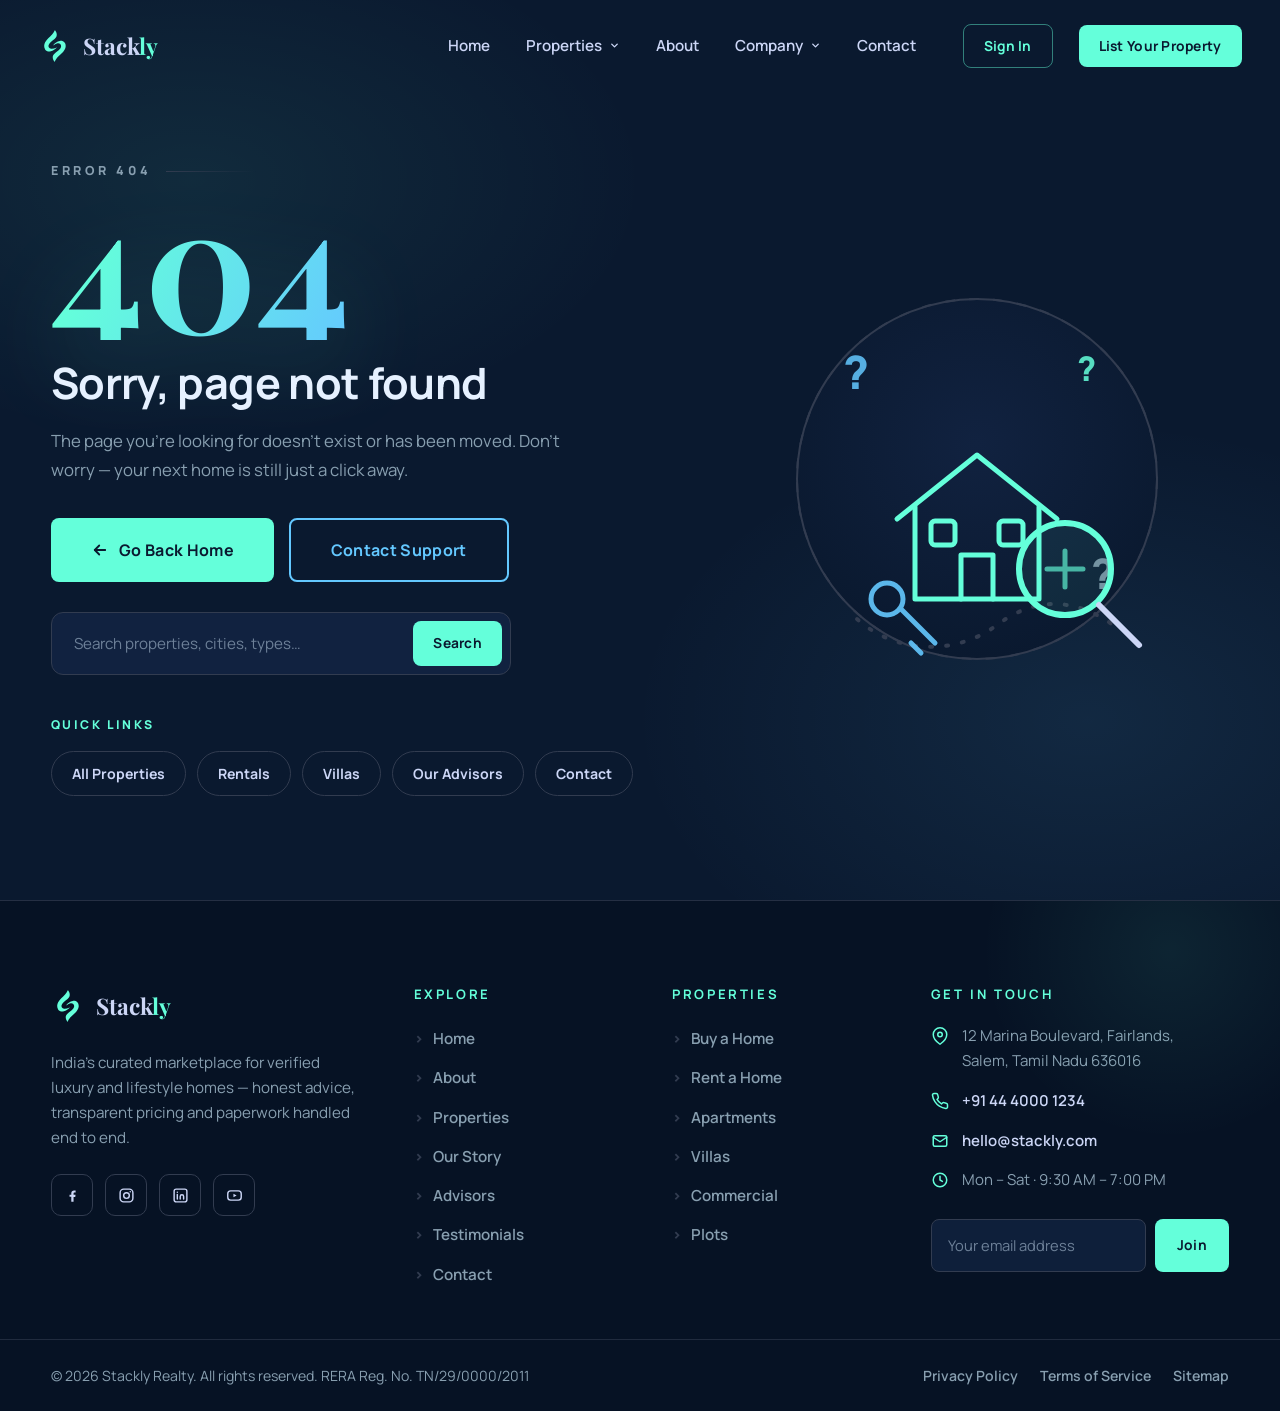
<file: property-details.html>
<!DOCTYPE html>
<html lang="en" class="no-js">
<head>
<meta charset="UTF-8">
<meta name="viewport" content="width=device-width, initial-scale=1.0">
<title>Property Details | Stackly</title>
<meta name="description" content="Full details, gallery, features, pricing and advisor contact for verified properties listed on Stackly.">
<meta name="theme-color" content="#0a192f">
<link rel="icon" href="data:image/svg+xml,%3Csvg xmlns='http://www.w3.org/2000/svg' viewBox='0 0 48 48'%3E%3Cpath d='M24 4L43 18v24a2 2 0 0 1-2 2H7a2 2 0 0 1-2-2V18L24 4z' fill='none' stroke='%2364ffda' stroke-width='3'/%3E%3Cpath d='M17 44V28h14v16' fill='none' stroke='%2364ffda' stroke-width='3'/%3E%3C/svg%3E">
<link rel="preconnect" href="https://fonts.googleapis.com">
<link rel="preconnect" href="https://fonts.gstatic.com" crossorigin>
<link href="https://fonts.googleapis.com/css2?family=Manrope:wght@400;500;600;700;800&family=Playfair+Display:ital,wght@0,600;0,700;1,600;1,700&display=swap" rel="stylesheet">
<link rel="stylesheet" href="css/style.css">
<link rel="stylesheet" href="css/pages.css">
<script>document.documentElement.classList.remove('no-js');document.documentElement.classList.add('js');</script>
</head>
<body>

<!-- ============ LOADER ============ -->
<div class="loader" id="loader" role="status" aria-live="polite">
  <div class="loader__inner">
    <div class="loader__logo">
      <svg xmlns="http://www.w3.org/2000/svg" viewBox="398 82 212 290" width="36" height="36" aria-hidden="true" focusable="false"><path fill="#64ffda" d="M419.713867,256.179962 C408.001251,235.739304 410.215973,215.613876 419.889709,195.679504 C426.373138,182.319229 436.255493,171.444672 446.508270,160.904480 C457.075165,150.041229 468.783997,140.348602 478.792694,128.896606 C487.411407,119.035004 494.797852,108.464394 500.031921,96.425682 C500.738983,94.799370 501.001617,92.854477 502.785980,91.712807 C503.214905,91.838028 503.879059,91.821617 504.103485,92.127670 C514.526489,106.341171 522.003967,121.483376 518.287415,139.859406 C515.933533,151.498276 508.987885,160.308563 500.296600,167.942245 C487.788574,178.928223 473.634369,187.949692 462.046570,200.037262 C456.219025,206.116135 451.191589,212.659836 449.149933,221.054688 C445.376373,236.570572 454.272034,249.198563 470.197021,250.779221 C485.241028,252.272446 499.302216,248.880798 512.632202,241.996979 C514.021362,241.279602 515.213196,239.793518 517.062500,240.547546 C517.833252,242.063324 516.690857,242.794266 515.917847,243.562866 C502.480865,256.923462 487.519073,267.973206 468.591339,271.949402 C447.923096,276.291199 431.269562,272.383606 419.713867,256.179962 z"/><path fill="#64ffda" d="M536.351807,311.352905 C521.089722,325.623138 508.631836,341.451172 501.644409,361.304535 C500.580017,360.856842 499.799347,360.777496 499.458496,360.348633 C491.323975,350.113098 485.458466,338.909088 484.707672,325.531189 C484.034546,313.536499 489.236786,303.909576 496.947052,295.363251 C506.737030,284.511749 519.089050,276.702271 530.329102,267.573334 C539.676453,259.981689 548.930542,252.352356 553.649658,240.719803 C556.247925,234.315125 556.803040,227.722214 555.167542,221.122284 C551.964783,208.197189 539.399353,200.886032 526.174622,203.877502 C513.911682,206.651428 503.242737,212.702515 493.079834,219.823700 C492.039246,220.552856 491.267578,221.851700 489.661957,221.557190 C488.659760,220.289383 489.653076,219.345703 490.287292,218.480408 C503.850159,199.976334 521.506714,187.674316 544.321167,183.636948 C574.742554,178.253418 599.437622,199.883118 594.804749,234.346802 C592.539368,251.198425 583.628967,264.794067 572.581299,277.156372 C561.558105,289.491241 548.610413,299.803345 536.351807,311.352905 z"/></svg>
      <span>Stack<span style="color:#64ffda">ly</span></span>
    </div>
    <div class="loader__ring" aria-hidden="true"></div>
    <p class="loader__text">Loading, please wait…</p>
    <p class="loader__sub">Fetching property details &amp; gallery</p>
  </div>
</div>

<div class="scroll-progress" aria-hidden="true"><span id="scrollBar"></span></div>

<!-- ============ NAVBAR ============ -->
<header class="nav" id="nav">
  <div class="nav__inner">
    <a class="brand" href="index.html" aria-label="Stackly — go to homepage">
      <svg xmlns="http://www.w3.org/2000/svg" viewBox="398 82 212 290" width="36" height="36" aria-hidden="true" focusable="false"><path fill="#64ffda" d="M419.713867,256.179962 C408.001251,235.739304 410.215973,215.613876 419.889709,195.679504 C426.373138,182.319229 436.255493,171.444672 446.508270,160.904480 C457.075165,150.041229 468.783997,140.348602 478.792694,128.896606 C487.411407,119.035004 494.797852,108.464394 500.031921,96.425682 C500.738983,94.799370 501.001617,92.854477 502.785980,91.712807 C503.214905,91.838028 503.879059,91.821617 504.103485,92.127670 C514.526489,106.341171 522.003967,121.483376 518.287415,139.859406 C515.933533,151.498276 508.987885,160.308563 500.296600,167.942245 C487.788574,178.928223 473.634369,187.949692 462.046570,200.037262 C456.219025,206.116135 451.191589,212.659836 449.149933,221.054688 C445.376373,236.570572 454.272034,249.198563 470.197021,250.779221 C485.241028,252.272446 499.302216,248.880798 512.632202,241.996979 C514.021362,241.279602 515.213196,239.793518 517.062500,240.547546 C517.833252,242.063324 516.690857,242.794266 515.917847,243.562866 C502.480865,256.923462 487.519073,267.973206 468.591339,271.949402 C447.923096,276.291199 431.269562,272.383606 419.713867,256.179962 z"/><path fill="#64ffda" d="M536.351807,311.352905 C521.089722,325.623138 508.631836,341.451172 501.644409,361.304535 C500.580017,360.856842 499.799347,360.777496 499.458496,360.348633 C491.323975,350.113098 485.458466,338.909088 484.707672,325.531189 C484.034546,313.536499 489.236786,303.909576 496.947052,295.363251 C506.737030,284.511749 519.089050,276.702271 530.329102,267.573334 C539.676453,259.981689 548.930542,252.352356 553.649658,240.719803 C556.247925,234.315125 556.803040,227.722214 555.167542,221.122284 C551.964783,208.197189 539.399353,200.886032 526.174622,203.877502 C513.911682,206.651428 503.242737,212.702515 493.079834,219.823700 C492.039246,220.552856 491.267578,221.851700 489.661957,221.557190 C488.659760,220.289383 489.653076,219.345703 490.287292,218.480408 C503.850159,199.976334 521.506714,187.674316 544.321167,183.636948 C574.742554,178.253418 599.437622,199.883118 594.804749,234.346802 C592.539368,251.198425 583.628967,264.794067 572.581299,277.156372 C561.558105,289.491241 548.610413,299.803345 536.351807,311.352905 z"/></svg>
      <span class="brand__full">Stack<b>ly</b></span>
    </a>

    <nav class="nav__menu" aria-label="Primary navigation">
      <ul class="nav__links">
        <li class="nav__item"><a class="nav__link" href="index.html">Home</a></li>

        <li class="nav__item nav__item--drop">
          <button class="nav__link" type="button" aria-haspopup="true">Properties
            <svg class="chev" viewBox="0 0 24 24" fill="none" stroke="currentColor" stroke-width="3" stroke-linecap="round" stroke-linejoin="round"><path d="M6 9l6 6 6-6"/></svg>
          </button>
          <ul class="dropdown">
            <li><a href="properties.html"><span class="dot"></span>All Properties</a></li>
            <li><a href="properties.html?purpose=sale"><span class="dot"></span>Buy a Home</a></li>
            <li><a href="properties.html?purpose=rent"><span class="dot"></span>Rent a Home</a></li>
            <li><a href="properties.html?type=Commercial"><span class="dot"></span>Commercial Spaces</a></li>
            <li><a href="properties.html?sort=new"><span class="dot"></span>New Launches</a></li>
          </ul>
        </li>

        <li class="nav__item"><a class="nav__link" href="about.html">About</a></li>
        <li class="nav__item nav__item--drop">
          <button class="nav__link" type="button" aria-haspopup="true">Company
            <svg class="chev" viewBox="0 0 24 24" fill="none" stroke="currentColor" stroke-width="3" stroke-linecap="round" stroke-linejoin="round"><path d="M6 9l6 6 6-6"/></svg>
          </button>
          <ul class="dropdown">
            <li><a href="about.html"><span class="dot"></span>About Us</a></li>
            <li><a href="index.html#story"><span class="dot"></span>Our Story</a></li>
            <li><a href="index.html#services"><span class="dot"></span>Why Stackly</a></li>
            <li><a href="index.html#agents"><span class="dot"></span>Our Advisors</a></li>
            <li><a href="index.html#testimonials"><span class="dot"></span>Testimonials</a></li>
          </ul>
        </li>

        <li class="nav__item"><a class="nav__link" href="contact.html">Contact</a></li>
      </ul>
      <a class="btn btn--primary btn--sm nav__cta" href="contact.html#contact-form">List Your Property</a>
    </nav>

    <button class="hamburger" id="hamburger" type="button" aria-label="Open menu" aria-expanded="false" aria-controls="mobileMenu">
      <span></span><span></span><span></span>
    </button>
  </div>
</header>

<!-- ============ MOBILE OVERLAY ============ -->
<div class="mobile-menu" id="mobileMenu" aria-hidden="true">
  <div class="mobile-menu__scroll">
    <div class="m-item"><a href="index.html">Home</a></div>

    <div class="m-item m-item--drop">
      <button type="button" aria-haspopup="true">Properties <svg class="chev" viewBox="0 0 24 24" fill="none" stroke="currentColor" stroke-width="3" stroke-linecap="round" stroke-linejoin="round"><path d="M6 9l6 6 6-6"/></svg></button>
      <div class="m-sub">
        <a href="properties.html">All Properties</a>
        <a href="properties.html?purpose=sale">Buy a Home</a>
        <a href="properties.html?purpose=rent">Rent a Home</a>
        <a href="properties.html?type=Commercial">Commercial Spaces</a>
        <a href="properties.html?sort=new">New Launches</a>
      </div>
    </div>

    <div class="m-item"><a href="about.html">About</a></div>
    <div class="m-item m-item--drop">
      <button type="button" aria-haspopup="true">Company <svg class="chev" viewBox="0 0 24 24" fill="none" stroke="currentColor" stroke-width="3" stroke-linecap="round" stroke-linejoin="round"><path d="M6 9l6 6 6-6"/></svg></button>
      <div class="m-sub">
        <a href="about.html">About Us</a>
        <a href="index.html#story">Our Story</a>
        <a href="index.html#services">Why Stackly</a>
        <a href="index.html#agents">Our Advisors</a>
        <a href="index.html#testimonials">Testimonials</a>
      </div>
    </div>

    <div class="m-item"><a href="contact.html">Contact</a></div>

    <div class="mobile-menu__foot">
      <a class="btn btn--primary btn--block" href="contact.html#contact-form">List Your Property</a>
      <p class="m-contact">Talk to us: <a href="tel:+914440001234">+91 44 4000 1234</a><br><a href="mailto:hello@stackly.com">hello@stackly.com</a></p>
      <div class="socials">
        <a href="#" aria-label="Facebook"><svg viewBox="0 0 24 24" fill="currentColor"><path d="M13.5 21v-7h2.4l.4-3h-2.8V9.1c0-.9.3-1.5 1.6-1.5h1.3V4.9c-.3 0-1.2-.1-2.2-.1-2.3 0-3.9 1.4-3.9 4v2.1H7.8v3h2.5v7h3.2z"/></svg></a>
        <a href="#" aria-label="Instagram"><svg viewBox="0 0 24 24" fill="none" stroke="currentColor" stroke-width="2"><rect x="3" y="3" width="18" height="18" rx="5"/><circle cx="12" cy="12" r="4"/><circle cx="17.3" cy="6.7" r="1.1" fill="currentColor" stroke="none"/></svg></a>
        <a href="#" aria-label="LinkedIn"><svg viewBox="0 0 24 24" fill="none" stroke="currentColor" stroke-width="2" stroke-linecap="round"><rect x="3" y="3" width="18" height="18" rx="3"/><path d="M7.5 10.5V17M7.5 7.2v.1M11.6 17v-3.7a2.4 2.4 0 0 1 4.8 0V17"/></svg></a>
        <a href="#" aria-label="YouTube"><svg viewBox="0 0 24 24" fill="none" stroke="currentColor" stroke-width="2"><rect x="2.5" y="5.5" width="19" height="13" rx="4"/><path d="M10.5 9.5l4.5 2.5-4.5 2.5z" fill="currentColor" stroke="none"/></svg></a>
      </div>
    </div>
  </div>
</div>

<main>

<!-- ============ BREADCRUMB HERO ============ -->
<section class="page-hero" style="background-image:url('assets/img/hero-properties.webp');padding-bottom:34px">
  <div class="container">
    <nav aria-label="Breadcrumb">
      <ol class="crumbs" id="crumbs" data-reveal="fade">
        <li><a href="index.html">Home</a></li>
        <li><a href="about.html">About</a></li>
        <li><a href="properties.html">Properties</a></li>
        <li aria-current="page" id="crumbTitle">Details</li>
      </ol>
    </nav>
  </div>
</section>

<!-- ============ DETAIL CONTENT (rendered by JS) ============ -->
<section class="section" style="padding-top:clamp(34px,4vw,54px)">
  <div class="container">
    <div id="detailRoot"></div>

    <!-- Related listings -->
    <div class="block" id="relatedBlock" hidden>
      <h2>You may also like</h2>
      <div class="grid grid--3" id="relatedGrid"></div>
    </div>
  </div>
</section>

</main>

<!-- ============ FOOTER ============ -->
<footer class="footer">
  <div class="container footer__grid">
    <div>
      <a class="brand" href="index.html" aria-label="Stackly home">
        <svg xmlns="http://www.w3.org/2000/svg" viewBox="398 82 212 290" width="36" height="36" aria-hidden="true" focusable="false"><path fill="#64ffda" d="M419.713867,256.179962 C408.001251,235.739304 410.215973,215.613876 419.889709,195.679504 C426.373138,182.319229 436.255493,171.444672 446.508270,160.904480 C457.075165,150.041229 468.783997,140.348602 478.792694,128.896606 C487.411407,119.035004 494.797852,108.464394 500.031921,96.425682 C500.738983,94.799370 501.001617,92.854477 502.785980,91.712807 C503.214905,91.838028 503.879059,91.821617 504.103485,92.127670 C514.526489,106.341171 522.003967,121.483376 518.287415,139.859406 C515.933533,151.498276 508.987885,160.308563 500.296600,167.942245 C487.788574,178.928223 473.634369,187.949692 462.046570,200.037262 C456.219025,206.116135 451.191589,212.659836 449.149933,221.054688 C445.376373,236.570572 454.272034,249.198563 470.197021,250.779221 C485.241028,252.272446 499.302216,248.880798 512.632202,241.996979 C514.021362,241.279602 515.213196,239.793518 517.062500,240.547546 C517.833252,242.063324 516.690857,242.794266 515.917847,243.562866 C502.480865,256.923462 487.519073,267.973206 468.591339,271.949402 C447.923096,276.291199 431.269562,272.383606 419.713867,256.179962 z"/><path fill="#64ffda" d="M536.351807,311.352905 C521.089722,325.623138 508.631836,341.451172 501.644409,361.304535 C500.580017,360.856842 499.799347,360.777496 499.458496,360.348633 C491.323975,350.113098 485.458466,338.909088 484.707672,325.531189 C484.034546,313.536499 489.236786,303.909576 496.947052,295.363251 C506.737030,284.511749 519.089050,276.702271 530.329102,267.573334 C539.676453,259.981689 548.930542,252.352356 553.649658,240.719803 C556.247925,234.315125 556.803040,227.722214 555.167542,221.122284 C551.964783,208.197189 539.399353,200.886032 526.174622,203.877502 C513.911682,206.651428 503.242737,212.702515 493.079834,219.823700 C492.039246,220.552856 491.267578,221.851700 489.661957,221.557190 C488.659760,220.289383 489.653076,219.345703 490.287292,218.480408 C503.850159,199.976334 521.506714,187.674316 544.321167,183.636948 C574.742554,178.253418 599.437622,199.883118 594.804749,234.346802 C592.539368,251.198425 583.628967,264.794067 572.581299,277.156372 C561.558105,289.491241 548.610413,299.803345 536.351807,311.352905 z"/></svg>
        <span>Stack<b>ly</b></span>
      </a>
      <p class="footer__about">India's curated marketplace for verified luxury and lifestyle homes — honest advice, transparent pricing and paperwork handled end to end.</p>
      <div class="socials">
        <a href="#" aria-label="Facebook"><svg viewBox="0 0 24 24" fill="currentColor"><path d="M13.5 21v-7h2.4l.4-3h-2.8V9.1c0-.9.3-1.5 1.6-1.5h1.3V4.9c-.3 0-1.2-.1-2.2-.1-2.3 0-3.9 1.4-3.9 4v2.1H7.8v3h2.5v7h3.2z"/></svg></a>
        <a href="#" aria-label="Instagram"><svg viewBox="0 0 24 24" fill="none" stroke="currentColor" stroke-width="2"><rect x="3" y="3" width="18" height="18" rx="5"/><circle cx="12" cy="12" r="4"/><circle cx="17.3" cy="6.7" r="1.1" fill="currentColor" stroke="none"/></svg></a>
        <a href="#" aria-label="LinkedIn"><svg viewBox="0 0 24 24" fill="none" stroke="currentColor" stroke-width="2" stroke-linecap="round"><rect x="3" y="3" width="18" height="18" rx="3"/><path d="M7.5 10.5V17M7.5 7.2v.1M11.6 17v-3.7a2.4 2.4 0 0 1 4.8 0V17"/></svg></a>
        <a href="#" aria-label="YouTube"><svg viewBox="0 0 24 24" fill="none" stroke="currentColor" stroke-width="2"><rect x="2.5" y="5.5" width="19" height="13" rx="4"/><path d="M10.5 9.5l4.5 2.5-4.5 2.5z" fill="currentColor" stroke="none"/></svg></a>
      </div>
    </div>

    <div>
      <h4>Explore</h4>
      <ul class="footer__links">
        <li><a href="index.html">Home</a></li>
        <li><a href="about.html">About</a></li>
        <li><a href="properties.html">Properties</a></li>
        <li><a href="index.html#story">Our Story</a></li>
        <li><a href="index.html#agents">Advisors</a></li>
        <li><a href="index.html#testimonials">Testimonials</a></li>
        <li><a href="contact.html">Contact</a></li>
        <li><a href="login.html">Sign In</a></li>
        <li><a href="dashboard.html">My Dashboard</a></li>
      </ul>
    </div>

    <div>
      <h4>Properties</h4>
      <ul class="footer__links">
        <li><a href="properties.html?purpose=sale">Buy a Home</a></li>
        <li><a href="properties.html?purpose=rent">Rent a Home</a></li>
        <li><a href="properties.html?type=Apartment">Apartments</a></li>
        <li><a href="properties.html?type=Villa">Villas</a></li>
        <li><a href="properties.html?type=Commercial">Commercial</a></li>
        <li><a href="properties.html?type=Plot">Plots</a></li>
      </ul>
    </div>

    <div>
      <h4>Get in touch</h4>
      <ul class="footer__contact">
        <li>
          <svg viewBox="0 0 24 24" fill="none" stroke="currentColor" stroke-width="2" stroke-linecap="round" stroke-linejoin="round"><path d="M21 10c0 7-9 13-9 13s-9-6-9-13a9 9 0 0 1 18 0z"/><circle cx="12" cy="10" r="3"/></svg>
          <span>12 Marina Boulevard, Fairlands,<br>Salem, Tamil Nadu 636016</span>
        </li>
        <li>
          <svg viewBox="0 0 24 24" fill="none" stroke="currentColor" stroke-width="2" stroke-linecap="round" stroke-linejoin="round"><path d="M22 16.9v3a2 2 0 0 1-2.2 2 19.8 19.8 0 0 1-8.6-3 19.5 19.5 0 0 1-6-6A19.8 19.8 0 0 1 2 4.2 2 2 0 0 1 4 2h3a2 2 0 0 1 2 1.7c.1 1 .4 1.9.7 2.8a2 2 0 0 1-.5 2.1L8 9.9a16 16 0 0 0 6 6l1.3-1.2a2 2 0 0 1 2.1-.5c.9.3 1.8.6 2.8.7A2 2 0 0 1 22 16.9z"/></svg>
          <a href="tel:+914440001234">+91 44 4000 1234</a>
        </li>
        <li>
          <svg viewBox="0 0 24 24" fill="none" stroke="currentColor" stroke-width="2" stroke-linecap="round" stroke-linejoin="round"><rect x="3" y="5" width="18" height="14" rx="2"/><path d="M3 7l9 6 9-6"/></svg>
          <a href="mailto:hello@stackly.com">hello@stackly.com</a>
        </li>
        <li>
          <svg viewBox="0 0 24 24" fill="none" stroke="currentColor" stroke-width="2" stroke-linecap="round" stroke-linejoin="round"><circle cx="12" cy="12" r="9"/><path d="M12 7v5l3.2 1.9"/></svg>
          <span>Mon – Sat · 9:30 AM – 7:00 PM</span>
        </li>
      </ul>
      <form class="newsletter" novalidate>
        <input type="email" name="email" placeholder="Your email address" aria-label="Email address for newsletter" required>
        <button class="btn btn--primary btn--sm" type="submit">Join</button>
      </form>
    </div>
  </div>

  <div class="footer__bottom">
    <div class="container">
      <p>© <span data-year>2026</span> Stackly Realty. All rights reserved. RERA Reg. No. TN/29/0000/2011</p>
      <nav aria-label="Legal">
        <a href="#">Privacy Policy</a>
        <a href="#">Terms of Service</a>
        <a href="#">Sitemap</a>
      </nav>
    </div>
  </div>
</footer>

<button class="back-top" id="backTop" type="button" aria-label="Back to top">
  <svg viewBox="0 0 24 24" fill="none" stroke="currentColor" stroke-width="2.6" stroke-linecap="round" stroke-linejoin="round"><path d="M12 19V5"/><path d="M6 11l6-6 6 6"/></svg>
</button>

<script src="js/data.js"></script>
<script src="js/main.js"></script>
<script src="js/auth.js"></script>
<script src="js/property-details.js"></script>
</body>
</html>
</file>
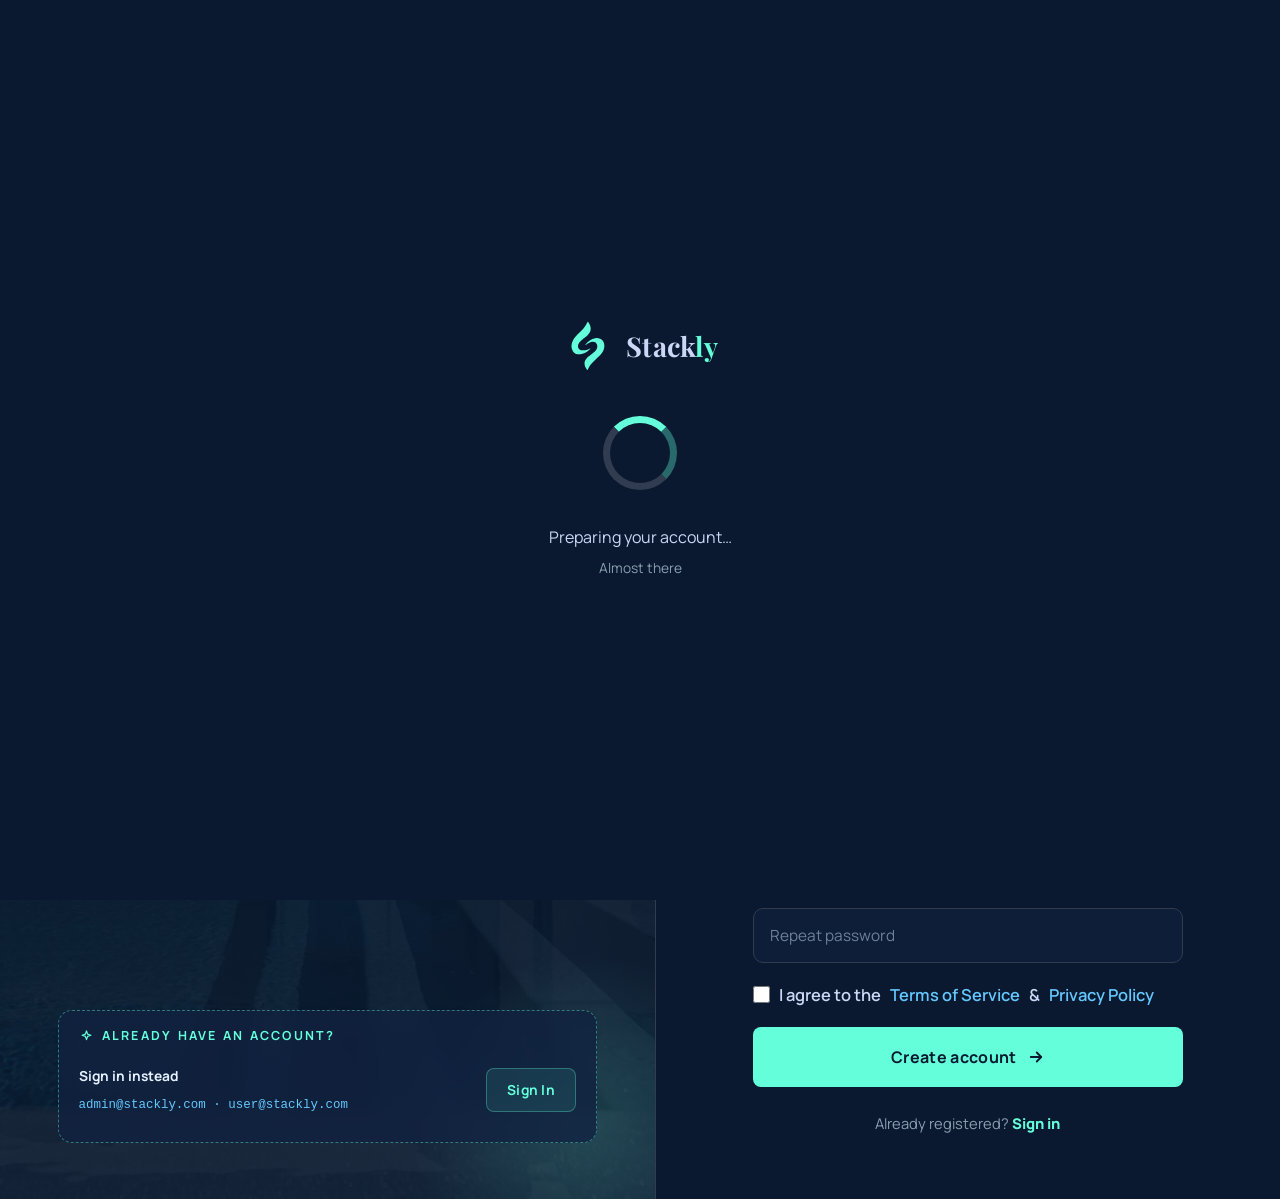
<file: signup.html>
<!DOCTYPE html>
<html lang="en" class="no-js">
<head>
<meta charset="UTF-8">
<meta name="viewport" content="width=device-width, initial-scale=1.0">
<title>Create Account — Stackly | Free Sign Up</title>
<meta name="description" content="Create your free Stackly account. Choose a user or admin role, save favourite homes, track enquiries and book site visits.">
<meta name="theme-color" content="#0a192f">
<meta name="robots" content="noindex">
<link rel="icon" href="data:image/svg+xml,%3Csvg xmlns='http://www.w3.org/2000/svg' viewBox='0 0 48 48'%3E%3Cpath d='M24 4L43 18v24a2 2 0 0 1-2 2H7a2 2 0 0 1-2-2V18L24 4z' fill='none' stroke='%2364ffda' stroke-width='3'/%3E%3Cpath d='M17 44V28h14v16' fill='none' stroke='%2364ffda' stroke-width='3'/%3E%3C/svg%3E">
<link rel="preconnect" href="https://fonts.googleapis.com">
<link rel="preconnect" href="https://fonts.gstatic.com" crossorigin>
<link href="https://fonts.googleapis.com/css2?family=Manrope:wght@400;500;600;700;800&family=Playfair+Display:ital,wght@0,600;0,700;1,600;1,700&display=swap" rel="stylesheet">
<link rel="stylesheet" href="css/style.css">
<link rel="stylesheet" href="css/pages.css">
<script>document.documentElement.classList.remove('no-js');document.documentElement.classList.add('js');</script>
</head>
<body>

<!-- ============ LOADER ============ -->
<div class="loader" id="loader" role="status" aria-live="polite">
  <div class="loader__inner">
    <div class="loader__logo">
      <svg xmlns="http://www.w3.org/2000/svg" viewBox="398 82 212 290" width="36" height="36" aria-hidden="true" focusable="false"><path fill="#64ffda" d="M419.713867,256.179962 C408.001251,235.739304 410.215973,215.613876 419.889709,195.679504 C426.373138,182.319229 436.255493,171.444672 446.508270,160.904480 C457.075165,150.041229 468.783997,140.348602 478.792694,128.896606 C487.411407,119.035004 494.797852,108.464394 500.031921,96.425682 C500.738983,94.799370 501.001617,92.854477 502.785980,91.712807 C503.214905,91.838028 503.879059,91.821617 504.103485,92.127670 C514.526489,106.341171 522.003967,121.483376 518.287415,139.859406 C515.933533,151.498276 508.987885,160.308563 500.296600,167.942245 C487.788574,178.928223 473.634369,187.949692 462.046570,200.037262 C456.219025,206.116135 451.191589,212.659836 449.149933,221.054688 C445.376373,236.570572 454.272034,249.198563 470.197021,250.779221 C485.241028,252.272446 499.302216,248.880798 512.632202,241.996979 C514.021362,241.279602 515.213196,239.793518 517.062500,240.547546 C517.833252,242.063324 516.690857,242.794266 515.917847,243.562866 C502.480865,256.923462 487.519073,267.973206 468.591339,271.949402 C447.923096,276.291199 431.269562,272.383606 419.713867,256.179962 z"/><path fill="#64ffda" d="M536.351807,311.352905 C521.089722,325.623138 508.631836,341.451172 501.644409,361.304535 C500.580017,360.856842 499.799347,360.777496 499.458496,360.348633 C491.323975,350.113098 485.458466,338.909088 484.707672,325.531189 C484.034546,313.536499 489.236786,303.909576 496.947052,295.363251 C506.737030,284.511749 519.089050,276.702271 530.329102,267.573334 C539.676453,259.981689 548.930542,252.352356 553.649658,240.719803 C556.247925,234.315125 556.803040,227.722214 555.167542,221.122284 C551.964783,208.197189 539.399353,200.886032 526.174622,203.877502 C513.911682,206.651428 503.242737,212.702515 493.079834,219.823700 C492.039246,220.552856 491.267578,221.851700 489.661957,221.557190 C488.659760,220.289383 489.653076,219.345703 490.287292,218.480408 C503.850159,199.976334 521.506714,187.674316 544.321167,183.636948 C574.742554,178.253418 599.437622,199.883118 594.804749,234.346802 C592.539368,251.198425 583.628967,264.794067 572.581299,277.156372 C561.558105,289.491241 548.610413,299.803345 536.351807,311.352905 z"/></svg>
      <span>Stack<span style="color:#64ffda">ly</span></span>
    </div>
    <div class="loader__ring" aria-hidden="true"></div>
    <p class="loader__text">Preparing your account…</p>
    <p class="loader__sub">Almost there</p>
  </div>
</div>

<div class="scroll-progress" aria-hidden="true"><span id="scrollBar"></span></div>

<!-- ============ NAVBAR ============ -->
<header class="nav" id="nav">
  <div class="nav__inner">
    <a class="brand" href="index.html" aria-label="Stackly — go to homepage">
      <svg xmlns="http://www.w3.org/2000/svg" viewBox="398 82 212 290" width="36" height="36" aria-hidden="true" focusable="false"><path fill="#64ffda" d="M419.713867,256.179962 C408.001251,235.739304 410.215973,215.613876 419.889709,195.679504 C426.373138,182.319229 436.255493,171.444672 446.508270,160.904480 C457.075165,150.041229 468.783997,140.348602 478.792694,128.896606 C487.411407,119.035004 494.797852,108.464394 500.031921,96.425682 C500.738983,94.799370 501.001617,92.854477 502.785980,91.712807 C503.214905,91.838028 503.879059,91.821617 504.103485,92.127670 C514.526489,106.341171 522.003967,121.483376 518.287415,139.859406 C515.933533,151.498276 508.987885,160.308563 500.296600,167.942245 C487.788574,178.928223 473.634369,187.949692 462.046570,200.037262 C456.219025,206.116135 451.191589,212.659836 449.149933,221.054688 C445.376373,236.570572 454.272034,249.198563 470.197021,250.779221 C485.241028,252.272446 499.302216,248.880798 512.632202,241.996979 C514.021362,241.279602 515.213196,239.793518 517.062500,240.547546 C517.833252,242.063324 516.690857,242.794266 515.917847,243.562866 C502.480865,256.923462 487.519073,267.973206 468.591339,271.949402 C447.923096,276.291199 431.269562,272.383606 419.713867,256.179962 z"/><path fill="#64ffda" d="M536.351807,311.352905 C521.089722,325.623138 508.631836,341.451172 501.644409,361.304535 C500.580017,360.856842 499.799347,360.777496 499.458496,360.348633 C491.323975,350.113098 485.458466,338.909088 484.707672,325.531189 C484.034546,313.536499 489.236786,303.909576 496.947052,295.363251 C506.737030,284.511749 519.089050,276.702271 530.329102,267.573334 C539.676453,259.981689 548.930542,252.352356 553.649658,240.719803 C556.247925,234.315125 556.803040,227.722214 555.167542,221.122284 C551.964783,208.197189 539.399353,200.886032 526.174622,203.877502 C513.911682,206.651428 503.242737,212.702515 493.079834,219.823700 C492.039246,220.552856 491.267578,221.851700 489.661957,221.557190 C488.659760,220.289383 489.653076,219.345703 490.287292,218.480408 C503.850159,199.976334 521.506714,187.674316 544.321167,183.636948 C574.742554,178.253418 599.437622,199.883118 594.804749,234.346802 C592.539368,251.198425 583.628967,264.794067 572.581299,277.156372 C561.558105,289.491241 548.610413,299.803345 536.351807,311.352905 z"/></svg>
      <span class="brand__full">Stack<b>ly</b></span>
    </a>

    <nav class="nav__menu" aria-label="Primary navigation">
      <ul class="nav__links">
        <li class="nav__item"><a class="nav__link" href="index.html">Home</a></li>

        <li class="nav__item nav__item--drop">
          <button class="nav__link" type="button" aria-haspopup="true">Properties
            <svg class="chev" viewBox="0 0 24 24" fill="none" stroke="currentColor" stroke-width="3" stroke-linecap="round" stroke-linejoin="round"><path d="M6 9l6 6 6-6"/></svg>
          </button>
          <ul class="dropdown">
            <li><a href="properties.html"><span class="dot"></span>All Properties</a></li>
            <li><a href="properties.html?purpose=sale"><span class="dot"></span>Buy a Home</a></li>
            <li><a href="properties.html?purpose=rent"><span class="dot"></span>Rent a Home</a></li>
            <li><a href="properties.html?type=Commercial"><span class="dot"></span>Commercial Spaces</a></li>
            <li><a href="properties.html?sort=new"><span class="dot"></span>New Launches</a></li>
          </ul>
        </li>

        <li class="nav__item"><a class="nav__link" href="about.html">About</a></li>

        <li class="nav__item nav__item--drop">
          <button class="nav__link" type="button" aria-haspopup="true">Company
            <svg class="chev" viewBox="0 0 24 24" fill="none" stroke="currentColor" stroke-width="3" stroke-linecap="round" stroke-linejoin="round"><path d="M6 9l6 6 6-6"/></svg>
          </button>
          <ul class="dropdown">
            <li><a href="about.html"><span class="dot"></span>About Us</a></li>
            <li><a href="index.html#story"><span class="dot"></span>Our Story</a></li>
            <li><a href="index.html#services"><span class="dot"></span>Why Stackly</a></li>
            <li><a href="index.html#agents"><span class="dot"></span>Our Advisors</a></li>
            <li><a href="index.html#testimonials"><span class="dot"></span>Testimonials</a></li>
          </ul>
        </li>

        <li class="nav__item"><a class="nav__link" href="contact.html">Contact</a></li>
      </ul>
      <a class="btn btn--primary btn--sm nav__cta" href="contact.html#contact-form">List Your Property</a>
    </nav>

    <button class="hamburger" id="hamburger" type="button" aria-label="Open menu" aria-expanded="false" aria-controls="mobileMenu">
      <span></span><span></span><span></span>
    </button>
  </div>
</header>

<!-- ============ MOBILE OVERLAY ============ -->
<div class="mobile-menu" id="mobileMenu" aria-hidden="true">
  <div class="mobile-menu__scroll">
    <div class="m-item"><a href="index.html">Home</a></div>

    <div class="m-item m-item--drop">
      <button type="button" aria-haspopup="true">Properties <svg class="chev" viewBox="0 0 24 24" fill="none" stroke="currentColor" stroke-width="3" stroke-linecap="round" stroke-linejoin="round"><path d="M6 9l6 6 6-6"/></svg></button>
      <div class="m-sub">
        <a href="properties.html">All Properties</a>
        <a href="properties.html?purpose=sale">Buy a Home</a>
        <a href="properties.html?purpose=rent">Rent a Home</a>
        <a href="properties.html?type=Commercial">Commercial Spaces</a>
        <a href="properties.html?sort=new">New Launches</a>
      </div>
    </div>

    <div class="m-item"><a href="about.html">About</a></div>

    <div class="m-item m-item--drop">
      <button type="button" aria-haspopup="true">Company <svg class="chev" viewBox="0 0 24 24" fill="none" stroke="currentColor" stroke-width="3" stroke-linecap="round" stroke-linejoin="round"><path d="M6 9l6 6 6-6"/></svg></button>
      <div class="m-sub">
        <a href="about.html">About Us</a>
        <a href="index.html#story">Our Story</a>
        <a href="index.html#services">Why Stackly</a>
        <a href="index.html#agents">Our Advisors</a>
        <a href="index.html#testimonials">Testimonials</a>
      </div>
    </div>

    <div class="m-item"><a href="contact.html">Contact</a></div>

    <div class="mobile-menu__foot">
      <a class="btn btn--primary btn--block" href="contact.html#contact-form">List Your Property</a>
      <p class="m-contact">Talk to us: <a href="tel:+914440001234">+91 44 4000 1234</a><br><a href="mailto:hello@stackly.com">hello@stackly.com</a></p>
      <div class="socials">
        <a href="#" aria-label="Facebook"><svg viewBox="0 0 24 24" fill="currentColor"><path d="M13.5 21v-7h2.4l.4-3h-2.8V9.1c0-.9.3-1.5 1.6-1.5h1.3V4.9c-.3 0-1.2-.1-2.2-.1-2.3 0-3.9 1.4-3.9 4v2.1H7.8v3h2.5v7h3.2z"/></svg></a>
        <a href="#" aria-label="Instagram"><svg viewBox="0 0 24 24" fill="none" stroke="currentColor" stroke-width="2"><rect x="3" y="3" width="18" height="18" rx="5"/><circle cx="12" cy="12" r="4"/><circle cx="17.3" cy="6.7" r="1.1" fill="currentColor" stroke="none"/></svg></a>
        <a href="#" aria-label="LinkedIn"><svg viewBox="0 0 24 24" fill="none" stroke="currentColor" stroke-width="2" stroke-linecap="round"><rect x="3" y="3" width="18" height="18" rx="3"/><path d="M7.5 10.5V17M7.5 7.2v.1M11.6 17v-3.7a2.4 2.4 0 0 1 4.8 0V17"/></svg></a>
        <a href="#" aria-label="YouTube"><svg viewBox="0 0 24 24" fill="none" stroke="currentColor" stroke-width="2" stroke-linecap="round"><rect x="2.5" y="5.5" width="19" height="13" rx="4"/><path d="M10.5 9.5l4.5 2.5-4.5 2.5z" fill="currentColor" stroke="none"/></svg></a>
      </div>
    </div>
  </div>
</div>

<!-- ============ SIGN UP ============ -->
<main class="auth">

  <aside class="auth__aside">
    <div class="auth__brand">
      <svg xmlns="http://www.w3.org/2000/svg" viewBox="398 82 212 290" width="36" height="36" aria-hidden="true" focusable="false"><path fill="#64ffda" d="M419.713867,256.179962 C408.001251,235.739304 410.215973,215.613876 419.889709,195.679504 C426.373138,182.319229 436.255493,171.444672 446.508270,160.904480 C457.075165,150.041229 468.783997,140.348602 478.792694,128.896606 C487.411407,119.035004 494.797852,108.464394 500.031921,96.425682 C500.738983,94.799370 501.001617,92.854477 502.785980,91.712807 C503.214905,91.838028 503.879059,91.821617 504.103485,92.127670 C514.526489,106.341171 522.003967,121.483376 518.287415,139.859406 C515.933533,151.498276 508.987885,160.308563 500.296600,167.942245 C487.788574,178.928223 473.634369,187.949692 462.046570,200.037262 C456.219025,206.116135 451.191589,212.659836 449.149933,221.054688 C445.376373,236.570572 454.272034,249.198563 470.197021,250.779221 C485.241028,252.272446 499.302216,248.880798 512.632202,241.996979 C514.021362,241.279602 515.213196,239.793518 517.062500,240.547546 C517.833252,242.063324 516.690857,242.794266 515.917847,243.562866 C502.480865,256.923462 487.519073,267.973206 468.591339,271.949402 C447.923096,276.291199 431.269562,272.383606 419.713867,256.179962 z"/><path fill="#64ffda" d="M536.351807,311.352905 C521.089722,325.623138 508.631836,341.451172 501.644409,361.304535 C500.580017,360.856842 499.799347,360.777496 499.458496,360.348633 C491.323975,350.113098 485.458466,338.909088 484.707672,325.531189 C484.034546,313.536499 489.236786,303.909576 496.947052,295.363251 C506.737030,284.511749 519.089050,276.702271 530.329102,267.573334 C539.676453,259.981689 548.930542,252.352356 553.649658,240.719803 C556.247925,234.315125 556.803040,227.722214 555.167542,221.122284 C551.964783,208.197189 539.399353,200.886032 526.174622,203.877502 C513.911682,206.651428 503.242737,212.702515 493.079834,219.823700 C492.039246,220.552856 491.267578,221.851700 489.661957,221.557190 C488.659760,220.289383 489.653076,219.345703 490.287292,218.480408 C503.850159,199.976334 521.506714,187.674316 544.321167,183.636948 C574.742554,178.253418 599.437622,199.883118 594.804749,234.346802 C592.539368,251.198425 583.628967,264.794067 572.581299,277.156372 C561.558105,289.491241 548.610413,299.803345 536.351807,311.352905 z"/></svg>
      <span>Stack<b>ly</b></span>
    </div>

    <div class="auth__pitch">
      <p class="eyebrow">Join Stackly</p>
      <h2>Free forever. <span class="serif">No listing fees.</span></h2>
      <p>Create an account in under a minute and unlock the full toolkit — or spin up an admin console to moderate the marketplace.</p>
      <ul class="auth__list">
        <li><svg viewBox="0 0 24 24" fill="none" stroke="currentColor" stroke-width="2.4" stroke-linecap="round" stroke-linejoin="round"><circle cx="12" cy="12" r="10"/><path d="M8.5 12.5l2.5 2.5 4.5-5"/></svg> Personal dashboard with saved homes</li>
        <li><svg viewBox="0 0 24 24" fill="none" stroke="currentColor" stroke-width="2.4" stroke-linecap="round" stroke-linejoin="round"><circle cx="12" cy="12" r="10"/><path d="M8.5 12.5l2.5 2.5 4.5-5"/></svg> Enquiry &amp; site-visit history in one timeline</li>
        <li><svg viewBox="0 0 24 24" fill="none" stroke="currentColor" stroke-width="2.4" stroke-linecap="round" stroke-linejoin="round"><circle cx="12" cy="12" r="10"/><path d="M8.5 12.5l2.5 2.5 4.5-5"/></svg> Admin role gets listings, users &amp; analytics</li>
      </ul>
    </div>

    <div class="demo-creds">
      <h4><svg viewBox="0 0 24 24" fill="none" stroke="currentColor" stroke-width="2" stroke-linecap="round" stroke-linejoin="round"><path d="M12 3l1.8 5.2L19 10l-5.2 1.8L12 17l-1.8-5.2L5 10l5.2-1.8L12 3z"/></svg> Already have an account?</h4>
      <div class="demo-row">
        <div><b>Sign in instead</b><code>admin@stackly.com · user@stackly.com</code></div>
        <a class="btn btn--sm btn--soft" href="login.html">Sign In</a>
      </div>
    </div>
  </aside>

  <div class="auth__main">
    <div class="auth__box">
      <p class="eyebrow">Get started</p>
      <h1>Create your <span class="serif grad-text">account</span></h1>
      <p class="sub">Pick the role that fits — you can explore both dashboards with the demo data provided.</p>

      <div class="form-alert" id="signupAlert" role="alert">
        <svg viewBox="0 0 24 24" fill="none" stroke="currentColor" stroke-width="2" stroke-linecap="round" stroke-linejoin="round"><circle cx="12" cy="12" r="10"/><path d="M12 8v5M12 16.5v.01"/></svg>
        <span></span>
      </div>

      <form class="auth-form" id="signupForm" novalidate style="margin-top:18px">
        <div class="field">
          <label>Account type <span class="req">*</span></label>
          <div class="role-pick">
            <label>
              <input type="radio" name="role" value="user" checked>
              <b><svg viewBox="0 0 24 24" fill="none" stroke="currentColor" stroke-width="2" stroke-linecap="round" stroke-linejoin="round"><circle cx="12" cy="8" r="4"/><path d="M4.5 20a7.5 7.5 0 0 1 15 0"/></svg> User</b>
              <small>Buy, rent &amp; save homes with advisor support</small>
            </label>
            <label>
              <input type="radio" name="role" value="admin">
              <b><svg viewBox="0 0 24 24" fill="none" stroke="currentColor" stroke-width="2" stroke-linecap="round" stroke-linejoin="round"><path d="M12 3l8 3v6c0 5-3.5 8-8 9-4.5-1-8-4-8-9V6l8-3z"/><path d="M9 12l2 2 4-4"/></svg> Admin</b>
              <small>Moderate listings, users &amp; site analytics</small>
            </label>
          </div>
        </div>

        <div class="field">
          <label for="suName">Full name <span class="req">*</span></label>
          <input type="text" id="suName" name="name" placeholder="e.g. Ananya Sharma" autocomplete="name" required>
          <span class="field__err">Please enter your full name (min 2 characters).</span>
        </div>

        <div class="field">
          <label for="suEmail">Email address <span class="req">*</span></label>
          <input type="email" id="suEmail" name="email" placeholder="you@example.com" autocomplete="email" required>
          <span class="field__err">Please enter a valid, unused email address.</span>
        </div>

        <div class="field">
          <label for="suPhone">Mobile (optional)</label>
          <input type="tel" id="suPhone" name="phone" placeholder="98765 43210" autocomplete="tel">
          <span class="field__err">Enter a valid 10-digit Indian mobile number.</span>
        </div>

        <div class="field">
          <label for="suPass">Password <span class="req">*</span></label>
          <div class="pw-wrap">
            <input type="password" id="suPass" name="password" placeholder="Min. 6 characters" autocomplete="new-password" required>
            <button class="pw-toggle" type="button" aria-label="Show password">
              <svg viewBox="0 0 24 24" fill="none" stroke="currentColor" stroke-width="2" stroke-linecap="round" stroke-linejoin="round"><path d="M2 12s3.5-7 10-7 10 7 10 7-3.5 7-10 7-10-7-10-7z"/><circle cx="12" cy="12" r="3"/></svg>
            </button>
          </div>
          <div class="strength">
            <div class="strength__bars" id="strengthBars" data-level="0"><i></i><i></i><i></i><i></i></div>
            <span id="strengthLabel">—</span>
          </div>
          <span class="field__err">Password must be at least 6 characters.</span>
        </div>

        <div class="field">
          <label for="suPass2">Confirm password <span class="req">*</span></label>
          <input type="password" id="suPass2" name="confirm" placeholder="Repeat password" autocomplete="new-password" required>
          <span class="field__err">Passwords do not match.</span>
        </div>

        <label class="check"><input type="checkbox" name="terms" required> I agree to the <a href="#" style="color:var(--accent-2)">Terms of Service</a> &amp; <a href="#" style="color:var(--accent-2)">Privacy Policy</a></label>

        <button class="btn btn--primary btn--lg btn--block" type="submit" id="signupBtn">
          Create account
          <svg viewBox="0 0 24 24" fill="none" stroke="currentColor" stroke-width="2.4" stroke-linecap="round" stroke-linejoin="round"><path d="M5 12h14"/><path d="M13 6l6 6-6 6"/></svg>
        </button>
      </form>

      <p class="auth__alt">Already registered? <a href="login.html">Sign in</a></p>
    </div>
  </div>
</main>

<script src="js/data.js"></script>
<script src="js/main.js"></script>
<script src="js/auth.js"></script>
<script src="js/signup.js"></script>
</body>
</html>
</file>
<file: css/style.css>
/* ============================================================
   EstateVista — Real Estate Property Listing
   Theme reference: Project Requirement Document (v1.0)
   Base        : rgb(10, 25, 47)   / #0a192f  (Dark Base)
   Text        : rgb(204, 214, 246) / #ccd6f6 (Primary)
   Muted       : rgb(136, 146, 176) / #889fb0 (Secondary)
   Accent      : rgb(100, 255, 218) / #64ffda (Bright Accent)
   Accent Blue : rgb(100, 200, 255) / #64c8ff (Secondary link)
   Border      : rgb(50, 60, 80)   / #323c50  (Muted Border)
   ============================================================ */

/* ---------- 1. Tokens & Reset ---------- */
:root {
  --bg: #0a192f;
  --bg-deep: #061224;
  --card: #112240;
  --card-soft: #0e1e39;
  --light: #ccd6f6;
  --white: #e6f1ff;
  --muted: #889fb0;
  --accent: #64ffda;
  --accent-2: #64c8ff;
  --line: #323c50;
  --danger: #ff6b81;
  --gold: #ffc978;

  --grad: linear-gradient(120deg, #64ffda, #64c8ff);
  --grad-text: linear-gradient(115deg, #64ffda 10%, #64c8ff 55%, #ccd6f6 100%);

  --sans: "Manrope", -apple-system, BlinkMacSystemFont, "Segoe UI", Roboto,
    Helvetica, Arial, sans-serif;
  --display: "Playfair Display", Georgia, "Times New Roman", serif;

  --r: 14px;
  --r-lg: 20px;
  --r-sm: 8px;

  --shadow: 0 30px 70px -28px rgba(2, 10, 24, 0.85);
  --shadow-soft: 0 18px 40px -22px rgba(2, 10, 24, 0.9);

  --nav-h: 78px;
  --ease: cubic-bezier(0.22, 1, 0.36, 1);
  --sec-pad: clamp(64px, 8vw, 116px);
}

*,
*::before,
*::after { box-sizing: border-box; }

* { margin: 0; padding: 0; }

html {
  scroll-behavior: smooth;
  scroll-padding-top: calc(var(--nav-h) + 14px);
  -webkit-text-size-adjust: 100%;
}

body {
  font-family: var(--sans);
  background: var(--bg);
  color: var(--muted);
  font-size: 16.5px;
  line-height: 1.65;
  font-weight: 400;
  overflow-x: hidden;
  min-height: 100vh;
  -webkit-font-smoothing: antialiased;
}

body.menu-open { overflow: hidden; }

img { max-width: 100%; display: block; }
a { color: inherit; text-decoration: none; }
ul, ol { list-style: none; }
button, input, select, textarea { font: inherit; color: inherit; }
button { background: none; border: 0; cursor: pointer; }
iframe { border: 0; }

::selection { background: var(--accent); color: var(--bg); }

:focus-visible {
  outline: 2px solid var(--accent);
  outline-offset: 3px;
  border-radius: 4px;
}

/* ---------- 2. Typography ---------- */
h1, h2, h3, h4 { color: var(--white); font-weight: 700; line-height: 1.16; letter-spacing: -0.015em; }

h1 { font-size: clamp(2.4rem, 6vw, 4.3rem); }
h2 { font-size: clamp(1.9rem, 3.6vw, 2.9rem); }
h3 { font-size: clamp(1.15rem, 2vw, 1.4rem); }

p { color: var(--muted); }

.eyebrow {
  display: inline-flex;
  align-items: center;
  gap: 10px;
  font-size: 0.78rem;
  font-weight: 700;
  letter-spacing: 0.24em;
  text-transform: uppercase;
  color: var(--accent);
}
.eyebrow::before {
  content: "";
  width: 34px;
  height: 1px;
  background: linear-gradient(90deg, transparent, var(--accent));
}

.grad-text {
  background: var(--grad-text);
  -webkit-background-clip: text;
  background-clip: text;
  color: transparent;
}

.serif { font-family: var(--display); font-weight: 700; }
em.hl { font-style: italic; color: var(--accent); }

/* ---------- 3. Layout & Utilities ---------- */
.container { width: min(1200px, 92%); margin-inline: auto; }
.container--narrow { width: min(880px, 92%); margin-inline: auto; }

.section { padding-block: var(--sec-pad); position: relative; }
.section--alt { background: linear-gradient(180deg, rgba(6, 18, 36, 0.65), rgba(6, 18, 36, 0)); }

.section__head {
  display: flex;
  align-items: flex-end;
  justify-content: space-between;
  gap: 28px;
  margin-bottom: 46px;
  flex-wrap: wrap;
}
.section__title { margin-top: 14px; max-width: 20ch; }
.section__sub { max-width: 56ch; margin-top: 14px; font-size: 1.02rem; }

.center { text-align: center; }
.center .section__title,
.center .section__sub { margin-inline: auto; }
.center .eyebrow::after {
  content: "";
  width: 34px;
  height: 1px;
  background: linear-gradient(90deg, var(--accent), transparent);
}
.center .eyebrow { justify-content: center; }

.mt-1 { margin-top: 12px; } .mt-2 { margin-top: 22px; } .mt-3 { margin-top: 34px; }
.mb-2 { margin-bottom: 22px; }

/* Reveal on scroll (only active when JS is on) */
html.js [data-reveal] {
  opacity: 0;
  transform: translateY(30px);
  transition: opacity 0.8s var(--ease), transform 0.8s var(--ease);
  transition-delay: var(--d, 0s);
  will-change: opacity, transform;
}
html.js [data-reveal="fade"] { transform: none; }
html.js [data-reveal="left"] { transform: translateX(-40px); }
html.js [data-reveal="right"] { transform: translateX(40px); }
html.js [data-reveal="zoom"] { transform: scale(0.94); }
html.js [data-reveal].is-in { opacity: 1; transform: none; }

/* ---------- 4. Buttons ---------- */
.btn {
  --btn-bg: var(--accent);
  --btn-fg: var(--bg);
  position: relative;
  display: inline-flex;
  align-items: center;
  justify-content: center;
  gap: 10px;
  padding: 14px 32px;
  font-size: 0.95rem;
  font-weight: 700;
  letter-spacing: 0.02em;
  border-radius: var(--r-sm);
  background: var(--btn-bg);
  color: var(--btn-fg);
  overflow: hidden;
  isolation: isolate;
  transition: all 0.3s ease;
  white-space: nowrap;
  min-height: 48px;
}
.btn::after {
  content: "";
  position: absolute;
  inset: 0;
  background: linear-gradient(110deg, transparent 25%, rgba(255, 255, 255, 0.45) 50%, transparent 75%);
  transform: translateX(-130%);
  transition: transform 0.7s var(--ease);
  z-index: -1;
}
.btn:hover { box-shadow: 0 14px 30px -14px rgba(100, 255, 218, 0.65); filter: brightness(0.94); }
.btn:hover::after { transform: translateX(130%); }
.btn:active { transform: scale(0.97); }
.btn svg { width: 18px; height: 18px; }

.btn--ghost {
  background: transparent;
  color: var(--accent);
  border: 1px solid rgba(100, 255, 218, 0.45);
}
.btn--ghost::after { background: rgba(100, 255, 218, 0.14); }
.btn--ghost:hover { background: rgba(100, 255, 218, 0.1); box-shadow: none; }

.btn--blue {
  background: transparent;
  color: var(--accent-2);
  border: 2px solid var(--accent-2);
  padding: 12px 26px;
}
.btn--blue::after { background: rgba(100, 200, 255, 0.14); }
.btn--blue:hover { background: rgba(100, 200, 255, 0.1); box-shadow: none; }

.btn--soft { background: rgba(100, 255, 218, 0.1); color: var(--accent); border: 1px solid rgba(100, 255, 218, 0.3); }
.btn--soft:hover { background: rgba(100, 255, 218, 0.17); box-shadow: none; }

.btn--sm { padding: 10px 20px; font-size: 0.86rem; min-height: 42px; }
.btn--lg { padding: 17px 40px; font-size: 1rem; }
.btn--block { width: 100%; }

.link-arrow {
  display: inline-flex;
  align-items: center;
  gap: 9px;
  color: var(--accent);
  font-weight: 700;
  font-size: 0.93rem;
  transition: gap 0.3s ease, color 0.3s ease;
}
.link-arrow:hover { gap: 15px; color: var(--accent-2); }

/* ---------- 5. Loader (PRD: 2–5s, brand logo, single CSS ring) ---------- */
.loader {
  position: fixed;
  inset: 0;
  z-index: 9999;
  display: flex;
  align-items: center;
  justify-content: center;
  background: var(--bg);
  padding: 20px;
  transition: opacity 0.7s ease, visibility 0.7s ease;
}
.loader.is-done { opacity: 0; visibility: hidden; }

.loader__inner {
  display: flex;
  flex-direction: column;
  align-items: center;
  text-align: center;
  max-width: 340px;
}

.loader__logo {
  display: flex;
  align-items: center;
  gap: 12px;
  margin-bottom: 44px;
  animation: fadeIn 0.8s ease both;
}
.loader__logo svg { width: auto; height: 52px; }
.loader__logo span {
  font-family: var(--display);
  font-size: 1.7rem;
  font-weight: 700;
  color: var(--light);
  letter-spacing: 0.01em;
}

.loader__ring {
  width: 74px;
  height: 74px;
  border-radius: 50%;
  border: 7px solid var(--line);
  border-top-color: var(--accent);
  border-right-color: rgba(100, 255, 218, 0.35);
  animation: spin 2s linear infinite;
}

.loader__text {
  margin-top: 34px;
  font-size: 1rem;
  color: var(--light);
  animation: fadeUp 1s ease 0.4s both;
}
.loader__sub {
  margin-top: 6px;
  font-size: 0.86rem;
  color: var(--muted);
  animation: fadeUp 1s ease 0.6s both;
}

/* ---------- 6. Scroll progress ---------- */
.scroll-progress {
  position: fixed;
  top: 0;
  left: 0;
  width: 100%;
  height: 3px;
  z-index: 1200;
  background: transparent;
}
.scroll-progress span {
  display: block;
  height: 100%;
  width: 0;
  background: var(--grad);
  box-shadow: 0 0 14px rgba(100, 255, 218, 0.7);
}

/* ---------- 7. Navbar (PRD: full width, fixed, dropdown cues, mobile overlay) ---------- */
.nav {
  position: fixed;
  top: 0;
  left: 0;
  width: 100%;
  z-index: 1100;
  background: transparent;
  border-bottom: 1px solid transparent;
  transition: background 0.35s ease, border-color 0.35s ease, box-shadow 0.35s ease;
}
.nav.is-scrolled {
  background: rgba(8, 21, 40, 0.88);
  backdrop-filter: blur(14px);
  -webkit-backdrop-filter: blur(14px);
  border-bottom-color: rgba(50, 60, 80, 0.8);
  box-shadow: 0 12px 34px -22px rgba(0, 0, 0, 0.9);
}
.nav.is-scrolled .nav__inner { height: var(--nav-h); }

.nav__inner {
  width: min(1240px, 94%);
  margin-inline: auto;
  height: calc(var(--nav-h) + 14px);
  display: flex;
  align-items: center;
  justify-content: space-between;
  gap: 26px;
  transition: height 0.35s ease;
}

.brand {
  display: inline-flex;
  align-items: center;
  gap: 11px;
  font-family: var(--display);
  font-size: 1.42rem;
  font-weight: 700;
  color: var(--light);
  transition: transform 0.3s ease, color 0.3s ease;
}
.brand svg { width: auto; height: 34px; transition: transform 0.5s var(--ease); }
.brand:hover { color: var(--accent); }
.brand:hover svg { transform: rotate(-8deg) scale(1.08); }
.brand b { color: var(--accent); font-weight: 700; }

.nav__menu { display: flex; align-items: center; gap: 26px; }
.nav__links { display: flex; align-items: center; gap: 6px; }

.nav__link {
  position: relative;
  display: inline-flex;
  align-items: center;
  gap: 7px;
  padding: 11px 15px;
  font-size: 0.95rem;
  font-weight: 600;
  color: var(--light);
  border-radius: 8px;
  transition: color 0.25s ease, background 0.25s ease;
}
.nav__link::after {
  content: "";
  position: absolute;
  left: 15px;
  right: 15px;
  bottom: 5px;
  height: 2px;
  background: var(--grad);
  transform: scaleX(0);
  transform-origin: left;
  transition: transform 0.35s var(--ease);
}
.nav__link:hover, .nav__link.is-active { color: var(--accent); }
.nav__link:hover::after, .nav__link.is-active::after { transform: scaleX(1); }

.nav__link .chev { width: 11px; height: 11px; transition: transform 0.3s ease; }
.nav__item--drop { position: relative; }
.nav__item--drop:hover .chev,
.nav__item--drop.is-open .chev { transform: rotate(180deg); }

.dropdown {
  position: absolute;
  top: calc(100% + 12px);
  left: 4px;
  min-width: 244px;
  padding: 10px;
  background: var(--card);
  border: 1px solid var(--line);
  border-radius: 14px;
  box-shadow: var(--shadow);
  opacity: 0;
  visibility: hidden;
  transform: translateY(14px);
  transition: opacity 0.3s ease, transform 0.3s var(--ease), visibility 0.3s;
  z-index: 50;
}
.dropdown::before {
  content: "";
  position: absolute;
  top: -6px;
  left: 26px;
  width: 12px;
  height: 12px;
  background: var(--card);
  border-left: 1px solid var(--line);
  border-top: 1px solid var(--line);
  transform: rotate(45deg);
}
.nav__item--drop:hover .dropdown,
.nav__item--drop.is-open .dropdown {
  opacity: 1;
  visibility: visible;
  transform: translateY(0);
}
.dropdown a {
  display: flex;
  align-items: center;
  gap: 10px;
  padding: 11px 13px;
  border-radius: 9px;
  font-size: 0.92rem;
  font-weight: 600;
  color: var(--light);
  transition: background 0.25s ease, color 0.25s ease, padding-left 0.25s ease;
}
.dropdown a span.dot {
  width: 6px;
  height: 6px;
  border-radius: 50%;
  background: var(--line);
  transition: background 0.25s ease, transform 0.25s ease;
}
.dropdown a:hover { background: rgba(100, 255, 218, 0.08); color: var(--accent); padding-left: 17px; }
.dropdown a:hover span.dot { background: var(--accent); transform: scale(1.5); }

.hamburger {
  display: none;
  width: 46px;
  height: 46px;
  border: 1px solid var(--line);
  border-radius: 10px;
  position: relative;
  background: rgba(17, 34, 64, 0.6);
  transition: border-color 0.3s ease;
}
.hamburger span {
  position: absolute;
  left: 13px;
  width: 20px;
  height: 2px;
  background: var(--accent);
  border-radius: 2px;
  transition: transform 0.35s var(--ease), opacity 0.25s ease, width 0.3s ease;
}
.hamburger span:nth-child(1) { top: 16px; }
.hamburger span:nth-child(2) { top: 22px; width: 14px; }
.hamburger span:nth-child(3) { top: 28px; }
.hamburger:hover { border-color: var(--accent); }
.hamburger.is-open span:nth-child(1) { transform: translateY(6px) rotate(45deg); }
.hamburger.is-open span:nth-child(2) { opacity: 0; width: 0; }
.hamburger.is-open span:nth-child(3) { transform: translateY(-6px) rotate(-45deg); }

/* Full-screen mobile overlay (PRD: only menu scrolls, page stays locked) */
.mobile-menu {
  position: fixed;
  inset: 0;
  z-index: 1050;
  background:
    radial-gradient(1000px 500px at 90% -10%, rgba(100, 255, 218, 0.12), transparent 60%),
    radial-gradient(800px 500px at -10% 110%, rgba(100, 200, 255, 0.1), transparent 60%),
    linear-gradient(160deg, #081528, #0a192f 60%);
  opacity: 0;
  visibility: hidden;
  clip-path: circle(0% at calc(100% - 46px) 44px);
  transition: clip-path 0.65s var(--ease), opacity 0.4s ease, visibility 0.65s;
}
.mobile-menu.is-open {
  opacity: 1;
  visibility: visible;
  clip-path: circle(150% at calc(100% - 46px) 44px);
}
.mobile-menu__scroll {
  height: 100%;
  overflow-y: auto;
  -webkit-overflow-scrolling: touch;
  padding: calc(var(--nav-h) + 30px) 7vw 46px;
  display: flex;
  flex-direction: column;
  gap: 8px;
}
.mobile-menu__scroll::-webkit-scrollbar { width: 4px; }
.mobile-menu__scroll::-webkit-scrollbar-thumb { background: var(--line); border-radius: 4px; }

.m-item { border-bottom: 1px solid rgba(50, 60, 80, 0.6); }
.m-item > a,
.m-item > button {
  width: 100%;
  display: flex;
  align-items: center;
  justify-content: space-between;
  padding: 17px 4px;
  font-size: 1.16rem;
  font-weight: 700;
  color: var(--light);
  transition: color 0.25s ease, padding-left 0.3s ease;
}
.m-item > a:hover, .m-item > button:hover { color: var(--accent); padding-left: 10px; }
.m-item > a.is-active { color: var(--accent); }
.m-item .chev { width: 14px; height: 14px; transition: transform 0.35s ease; }
.m-item.is-open .chev { transform: rotate(180deg); }

.m-sub {
  max-height: 0;
  overflow: hidden;
  transition: max-height 0.45s var(--ease);
}
.m-item.is-open .m-sub { max-height: 340px; }
.m-sub a {
  display: block;
  padding: 12px 4px 12px 18px;
  font-size: 0.98rem;
  font-weight: 600;
  color: var(--muted);
  position: relative;
  transition: color 0.25s ease, transform 0.3s ease;
}
.m-sub a::before {
  content: "";
  position: absolute;
  left: 4px;
  top: 50%;
  width: 6px;
  height: 6px;
  border-radius: 50%;
  background: var(--line);
  transform: translateY(-50%);
  transition: background 0.25s ease;
}
.m-sub a:hover { color: var(--accent); transform: translateX(6px); }
.m-sub a:hover::before { background: var(--accent); }

.mobile-menu__foot { margin-top: 28px; display: grid; gap: 16px; }
.mobile-menu__foot .m-contact { font-size: 0.95rem; color: var(--muted); }
.mobile-menu__foot .m-contact a { color: var(--accent); font-weight: 700; }
.socials { display: flex; gap: 12px; }
.socials a {
  width: 42px;
  height: 42px;
  display: grid;
  place-items: center;
  border: 1px solid var(--line);
  border-radius: 10px;
  color: var(--light);
  transition: all 0.3s ease;
}
.socials a svg { width: 17px; height: 17px; }
.socials a:hover { color: var(--bg); background: var(--accent); border-color: var(--accent); transform: translateY(-4px); }

/* ---------- 8. Hero ---------- */
.hero {
  position: relative;
  min-height: 100svh;
  display: flex;
  align-items: center;
  padding-top: calc(var(--nav-h) + 40px);
  padding-bottom: 70px;
  overflow: hidden;
}
.hero__bg {
  position: absolute;
  inset: -6%;
  background-size: cover;
  background-position: center;
  animation: kenburns 26s ease-in-out infinite alternate;
  will-change: transform;
}
.hero__shade {
  position: absolute;
  inset: 0;
  background:
    linear-gradient(180deg, rgba(6, 18, 36, 0.92) 0%, rgba(10, 25, 47, 0.72) 45%, rgba(10, 25, 47, 0.97) 100%),
    radial-gradient(70% 60% at 20% 40%, rgba(100, 255, 218, 0.1), transparent 70%);
}
.hero__content { position: relative; z-index: 2; }
.hero__title { margin-top: 20px; max-width: 15ch; }
.hero__title .serif { display: block; font-weight: 700; }
.hero__sub { margin-top: 22px; max-width: 58ch; font-size: clamp(1rem, 1.5vw, 1.13rem); color: #a9bad3; }

.searchbar {
  margin-top: 40px;
  display: grid;
  grid-template-columns: repeat(4, 1fr) auto;
  gap: 0;
  background: rgba(17, 34, 64, 0.92);
  backdrop-filter: blur(16px);
  border: 1px solid var(--line);
  border-radius: 16px;
  padding: 10px;
  box-shadow: var(--shadow);
  max-width: 1000px;
}
.searchbar__field { position: relative; padding: 8px 18px; border-right: 1px solid rgba(50, 60, 80, 0.75); }
.searchbar__field:last-of-type { border-right: 0; }
.searchbar__field label {
  display: block;
  font-size: 0.68rem;
  font-weight: 800;
  letter-spacing: 0.16em;
  text-transform: uppercase;
  color: var(--accent);
  margin-bottom: 3px;
}
.searchbar__field select,
.searchbar__field input {
  width: 100%;
  background: transparent;
  border: 0;
  font-size: 0.97rem;
  font-weight: 600;
  color: var(--white);
  padding: 3px 0;
  cursor: pointer;
  appearance: none;
  background-image: url("data:image/svg+xml,%3Csvg xmlns='http://www.w3.org/2000/svg' viewBox='0 0 24 24' fill='none' stroke='%23889fb0' stroke-width='3'%3E%3Cpath d='M6 9l6 6 6-6'/%3E%3C/svg%3E");
  background-repeat: no-repeat;
  background-position: right 2px center;
  background-size: 12px;
  padding-right: 22px;
}
.searchbar__field select option { background: var(--card); color: var(--white); }
.searchbar__btn { border-radius: 12px; padding-inline: 34px; }

.hero__chips { margin-top: 26px; display: flex; flex-wrap: wrap; gap: 10px; align-items: center; }
.hero__chips span { font-size: 0.85rem; color: var(--muted); font-weight: 600; }
.chip {
  padding: 7px 16px;
  border: 1px solid var(--line);
  border-radius: 100px;
  font-size: 0.82rem;
  font-weight: 700;
  color: var(--light);
  background: rgba(17, 34, 64, 0.55);
  transition: all 0.3s ease;
}
.chip:hover { border-color: var(--accent); color: var(--accent); transform: translateY(-3px); }

.hero__scroll {
  position: absolute;
  left: 50%;
  bottom: 26px;
  transform: translateX(-50%);
  z-index: 3;
  display: flex;
  flex-direction: column;
  align-items: center;
  gap: 8px;
  font-size: 0.7rem;
  letter-spacing: 0.3em;
  text-transform: uppercase;
  color: var(--muted);
}
.hero__scroll i {
  display: block;
  width: 1px;
  height: 46px;
  background: linear-gradient(var(--accent), transparent);
  animation: scrollHint 1.9s ease-in-out infinite;
}

/* Page hero with breadcrumb (Contact / inner pages) */
.page-hero {
  position: relative;
  padding-top: calc(var(--nav-h) + clamp(70px, 10vw, 120px));
  padding-bottom: clamp(60px, 8vw, 96px);
  background-size: cover;
  background-position: center;
  overflow: hidden;
}
.page-hero::before {
  content: "";
  position: absolute;
  inset: 0;
  background: linear-gradient(180deg, rgba(6, 18, 36, 0.94), rgba(10, 25, 47, 0.9)), radial-gradient(60% 80% at 80% 20%, rgba(100, 200, 255, 0.12), transparent);
}
.page-hero > .container { position: relative; z-index: 2; }
.page-hero h1 { font-size: clamp(2.1rem, 5vw, 3.4rem); margin-top: 16px; }
.page-hero p { margin-top: 16px; max-width: 62ch; font-size: 1.05rem; }

.crumbs { display: flex; flex-wrap: wrap; align-items: center; gap: 10px; font-size: 0.88rem; font-weight: 600; }
.crumbs a { color: var(--muted); transition: color 0.25s ease; }
.crumbs a:hover { color: var(--accent); }
.crumbs li { display: flex; align-items: center; gap: 10px; color: var(--light); }
.crumbs li::after { content: "›"; color: var(--accent); font-weight: 800; }
.crumbs li:last-child::after { display: none; }
.crumbs li[aria-current] { color: var(--accent); }

/* ---------- 9. Stats band ---------- */
.stats {
  position: relative;
  z-index: 5;
  margin-top: -46px;
}
.stats__inner {
  background: linear-gradient(120deg, rgba(17, 34, 64, 0.98), rgba(14, 30, 57, 0.98));
  border: 1px solid var(--line);
  border-radius: var(--r-lg);
  box-shadow: var(--shadow);
  display: grid;
  grid-template-columns: repeat(4, 1fr);
  overflow: hidden;
}
.stat {
  padding: 34px 26px;
  text-align: center;
  position: relative;
}
.stat + .stat::before {
  content: "";
  position: absolute;
  left: 0;
  top: 22%;
  height: 56%;
  width: 1px;
  background: var(--line);
}
.stat__num {
  font-family: var(--display);
  font-size: clamp(2rem, 3.4vw, 2.7rem);
  font-weight: 700;
  color: var(--accent);
  line-height: 1;
  font-variant-numeric: tabular-nums;
}
.stat__label { margin-top: 10px; font-size: 0.85rem; font-weight: 700; letter-spacing: 0.1em; text-transform: uppercase; color: var(--light); }
.stat__note { font-size: 0.8rem; color: var(--muted); margin-top: 4px; text-transform: none; letter-spacing: 0; font-weight: 500; }

/* ---------- 10. Tabs ---------- */
.tabs {
  display: flex;
  flex-wrap: wrap;
  gap: 10px;
  margin-bottom: 34px;
}
.tab {
  padding: 11px 24px;
  border: 1px solid var(--line);
  border-radius: 100px;
  background: rgba(17, 34, 64, 0.5);
  color: var(--light);
  font-size: 0.9rem;
  font-weight: 700;
  transition: all 0.32s var(--ease);
}
.tab:hover { border-color: rgba(100, 255, 218, 0.55); color: var(--accent); transform: translateY(-2px); }
.tab.is-active {
  background: var(--accent);
  border-color: var(--accent);
  color: var(--bg);
  box-shadow: 0 12px 26px -14px rgba(100, 255, 218, 0.8);
}

/* ---------- 11. Property cards ---------- */
.grid { display: grid; gap: 26px; }
.grid--2 { grid-template-columns: repeat(2, 1fr); }
.grid--3 { grid-template-columns: repeat(3, 1fr); }
.grid--4 { grid-template-columns: repeat(4, 1fr); }

.p-card {
  position: relative;
  background: var(--card);
  border: 1px solid var(--line);
  border-radius: var(--r-lg);
  overflow: hidden;
  transition: transform 0.45s var(--ease), box-shadow 0.45s var(--ease), border-color 0.45s ease;
  display: flex;
  flex-direction: column;
}
.p-card::before {
  content: "";
  position: absolute;
  top: 0;
  left: 0;
  right: 0;
  height: 3px;
  background: var(--grad);
  transform: scaleX(0);
  transform-origin: left;
  transition: transform 0.5s var(--ease);
  z-index: 4;
}
.p-card:hover {
  transform: translateY(-9px);
  box-shadow: var(--shadow);
  border-color: rgba(100, 255, 218, 0.4);
}
.p-card:hover::before { transform: scaleX(1); }

.p-card__media {
  position: relative;
  display: block;
  aspect-ratio: 16 / 10.4;
  overflow: hidden;
  background: var(--card-soft);
}
.p-card__media img {
  width: 100%;
  height: 100%;
  object-fit: cover;
  transition: transform 0.9s var(--ease), filter 0.5s ease;
}
.p-card:hover .p-card__media img { transform: scale(1.09); filter: brightness(0.82); }

.badge {
  position: absolute;
  top: 14px;
  left: 14px;
  z-index: 3;
  padding: 6px 14px;
  border-radius: 100px;
  font-size: 0.7rem;
  font-weight: 800;
  letter-spacing: 0.12em;
  text-transform: uppercase;
  background: rgba(10, 25, 47, 0.86);
  color: var(--accent);
  border: 1px solid rgba(100, 255, 218, 0.45);
  backdrop-filter: blur(6px);
}
.badge--blue { color: var(--accent-2); border-color: rgba(100, 200, 255, 0.5); }
.badge--gold { color: var(--gold); border-color: rgba(255, 201, 120, 0.5); }

.p-card__price {
  position: absolute;
  bottom: 0;
  left: 0;
  z-index: 3;
  padding: 9px 18px;
  background: var(--accent);
  color: var(--bg);
  font-weight: 800;
  font-size: 1.02rem;
  border-top-right-radius: 12px;
  letter-spacing: 0.01em;
}
.p-card__price small { font-size: 0.72rem; font-weight: 700; opacity: 0.8; }

.p-card__purpose {
  position: absolute;
  top: 14px;
  right: 14px;
  z-index: 3;
  padding: 6px 13px;
  border-radius: 8px;
  font-size: 0.7rem;
  font-weight: 800;
  text-transform: uppercase;
  letter-spacing: 0.1em;
  background: rgba(10, 25, 47, 0.86);
  color: var(--light);
  border: 1px solid var(--line);
}

.p-card__body { padding: 22px 22px 24px; display: flex; flex-direction: column; gap: 12px; flex: 1; }
.p-card__loc {
  display: flex;
  align-items: center;
  gap: 7px;
  font-size: 0.83rem;
  font-weight: 700;
  color: var(--accent-2);
  letter-spacing: 0.02em;
}
.p-card__loc svg { width: 14px; height: 14px; flex: none; }
.p-card__title { font-size: 1.2rem; font-weight: 700; }
.p-card__title a { transition: color 0.3s ease; }
.p-card__title a:hover { color: var(--accent); }

.p-card__specs {
  display: flex;
  flex-wrap: wrap;
  gap: 8px 16px;
  padding-top: 13px;
  border-top: 1px dashed rgba(50, 60, 80, 0.9);
  margin-top: auto;
}
.p-card__specs li {
  display: flex;
  align-items: center;
  gap: 7px;
  font-size: 0.85rem;
  font-weight: 600;
  color: var(--light);
}
.p-card__specs svg { width: 16px; height: 16px; color: var(--accent); opacity: 0.9; }

.p-card__foot {
  display: flex;
  align-items: center;
  justify-content: space-between;
  gap: 12px;
  padding-top: 4px;
}
.p-card__type {
  font-size: 0.74rem;
  font-weight: 800;
  letter-spacing: 0.12em;
  text-transform: uppercase;
  color: var(--muted);
}
.rating { display: inline-flex; align-items: center; gap: 5px; font-size: 0.84rem; font-weight: 800; color: var(--gold); }
.rating svg { width: 14px; height: 14px; }

.p-card__cta {
  position: absolute;
  inset: auto 14px 14px auto;
  z-index: 4;
  padding: 9px 16px;
  border-radius: 8px;
  background: var(--accent);
  color: var(--bg);
  font-size: 0.78rem;
  font-weight: 800;
  letter-spacing: 0.06em;
  text-transform: uppercase;
  opacity: 0;
  transform: translateY(14px);
  transition: opacity 0.4s ease 0.05s, transform 0.4s var(--ease) 0.05s;
  pointer-events: none;
}
.p-card:hover .p-card__cta { opacity: 1; transform: translateY(0); }

/* ---------- 12. Story / About ---------- */
.story { display: grid; grid-template-columns: 1.05fr 1fr; gap: clamp(34px, 5vw, 70px); align-items: center; }
.story__media { position: relative; }
.story__media img.main {
  border-radius: var(--r-lg);
  box-shadow: var(--shadow);
  aspect-ratio: 4 / 3.4;
  object-fit: cover;
  width: 100%;
}
.story__frame {
  position: absolute;
  inset: -18px -18px auto auto;
  width: 62%;
  border: 2px solid rgba(100, 255, 218, 0.5);
  border-radius: var(--r-lg);
  z-index: -1;
}
.float-card {
  position: absolute;
  bottom: -26px;
  left: -22px;
  background: var(--card);
  border: 1px solid var(--line);
  border-radius: 16px;
  padding: 18px 22px;
  box-shadow: var(--shadow);
  display: flex;
  align-items: center;
  gap: 15px;
  animation: floatY 5s ease-in-out infinite;
}
.float-card b {
  font-family: var(--display);
  font-size: 1.9rem;
  color: var(--accent);
  line-height: 1;
}
.float-card span { font-size: 0.83rem; font-weight: 700; color: var(--light); line-height: 1.35; display: block; }
.float-card--2 { bottom: auto; top: 24px; left: auto; right: -26px; animation-delay: 1.4s; }

.check-list { display: grid; gap: 13px; margin-top: 26px; }
.check-list li { display: flex; gap: 13px; align-items: flex-start; font-size: 0.98rem; color: var(--light); font-weight: 600; }
.check-list svg { width: 21px; height: 21px; flex: none; color: var(--accent); margin-top: 2px; }
.check-list li span { color: var(--muted); font-weight: 500; }

/* ---------- 13. Service / why cards ---------- */
.svc-card {
  background: linear-gradient(180deg, rgba(17, 34, 64, 0.9), rgba(14, 30, 57, 0.75));
  border: 1px solid var(--line);
  border-radius: var(--r);
  padding: 32px 28px;
  position: relative;
  overflow: hidden;
  transition: transform 0.45s var(--ease), border-color 0.4s ease, background 0.4s ease;
}
.svc-card::after {
  content: "";
  position: absolute;
  right: -50px;
  top: -50px;
  width: 130px;
  height: 130px;
  background: radial-gradient(circle, rgba(100, 255, 218, 0.16), transparent 70%);
  opacity: 0;
  transition: opacity 0.45s ease;
}
.svc-card:hover { transform: translateY(-8px); border-color: rgba(100, 255, 218, 0.42); }
.svc-card:hover::after { opacity: 1; }
.svc-card__icon {
  width: 56px;
  height: 56px;
  border-radius: 14px;
  display: grid;
  place-items: center;
  background: rgba(100, 255, 218, 0.1);
  border: 1px solid rgba(100, 255, 218, 0.3);
  color: var(--accent);
  margin-bottom: 20px;
  transition: transform 0.5s var(--ease);
}
.svc-card:hover .svc-card__icon { transform: rotate(-8deg) scale(1.08); }
.svc-card__icon svg { width: 26px; height: 26px; }
.svc-card h3 { font-size: 1.14rem; margin-bottom: 10px; }
.svc-card p { font-size: 0.94rem; }
.svc-card__no {
  position: absolute;
  right: 22px;
  bottom: 12px;
  font-family: var(--display);
  font-size: 3rem;
  color: rgba(50, 60, 80, 0.55);
  font-weight: 700;
}

/* ---------- 14. Agent cards ---------- */
.agent-card {
  background: var(--card);
  border: 1px solid var(--line);
  border-radius: var(--r-lg);
  overflow: hidden;
  text-align: center;
  padding-bottom: 26px;
  transition: transform 0.45s var(--ease), border-color 0.4s ease, box-shadow 0.45s ease;
}
.agent-card:hover { transform: translateY(-8px); border-color: rgba(100, 255, 218, 0.4); box-shadow: var(--shadow); }
.agent-card__img { position: relative; overflow: hidden; aspect-ratio: 1 / 1.02; background: var(--card-soft); }
.agent-card__img img { width: 100%; height: 100%; object-fit: cover; transition: transform 0.8s var(--ease); }
.agent-card:hover .agent-card__img img { transform: scale(1.07); }
.agent-card__img::after {
  content: "";
  position: absolute;
  inset: 0;
  background: linear-gradient(180deg, transparent 45%, rgba(10, 25, 47, 0.85));
}
.agent-card__tags {
  position: absolute;
  bottom: 12px;
  left: 0;
  right: 0;
  z-index: 2;
  display: flex;
  justify-content: center;
  gap: 7px;
  flex-wrap: wrap;
  padding-inline: 12px;
}
.agent-card__tags span {
  font-size: 0.67rem;
  font-weight: 800;
  letter-spacing: 0.08em;
  text-transform: uppercase;
  padding: 4px 10px;
  border-radius: 100px;
  background: rgba(10, 25, 47, 0.8);
  border: 1px solid var(--line);
  color: var(--accent);
}
.agent-card h3 { margin-top: 20px; font-size: 1.15rem; }
.agent-card__role { font-size: 0.87rem; color: var(--accent-2); font-weight: 700; margin-top: 5px; }
.agent-card__meta {
  display: flex;
  justify-content: center;
  gap: 22px;
  margin-top: 14px;
  font-size: 0.83rem;
  color: var(--muted);
  font-weight: 600;
}
.agent-card__meta b { color: var(--accent); }
.agent-card__actions { display: flex; gap: 9px; justify-content: center; margin-top: 18px; padding-inline: 18px; }
.agent-card__actions a {
  flex: 1;
  padding: 10px;
  border: 1px solid var(--line);
  border-radius: 9px;
  font-size: 0.82rem;
  font-weight: 700;
  color: var(--light);
  transition: all 0.3s ease;
}
.agent-card__actions a:hover { background: var(--accent); color: var(--bg); border-color: var(--accent); transform: translateY(-3px); }

/* ---------- 15. Testimonials ---------- */
.tst { position: relative; }
.tst__viewport { overflow: hidden; border-radius: var(--r-lg); }
.tst__track { display: flex; transition: transform 0.7s var(--ease); }
.tst__slide { flex: 0 0 100%; padding: 4px; }
.tst-card {
  background: linear-gradient(150deg, rgba(17, 34, 64, 0.95), rgba(14, 30, 57, 0.85));
  border: 1px solid var(--line);
  border-radius: var(--r-lg);
  padding: clamp(30px, 4vw, 52px);
  position: relative;
  overflow: hidden;
}
.tst-card::before {
  content: "“";
  position: absolute;
  top: -30px;
  right: 26px;
  font-family: var(--display);
  font-size: 12rem;
  color: rgba(100, 255, 218, 0.09);
  line-height: 1;
}
.tst-card__stars { display: flex; gap: 5px; color: var(--gold); margin-bottom: 20px; }
.tst-card__stars svg { width: 20px; height: 20px; }
.tst-card__text {
  font-family: var(--display);
  font-size: clamp(1.1rem, 1.9vw, 1.45rem);
  line-height: 1.62;
  color: var(--light);
  font-style: italic;
  max-width: 68ch;
}
.tst-card__who { display: flex; align-items: center; gap: 16px; margin-top: 30px; }
.tst-card__who img { width: 60px; height: 60px; border-radius: 50%; object-fit: cover; border: 2px solid var(--accent); }
.tst-card__who b { display: block; color: var(--white); font-size: 1.04rem; }
.tst-card__who span { font-size: 0.87rem; color: var(--accent-2); font-weight: 600; }

.tst__nav { display: flex; align-items: center; justify-content: center; gap: 22px; margin-top: 34px; }
.tst__btn {
  width: 50px;
  height: 50px;
  border: 1px solid var(--line);
  border-radius: 50%;
  display: grid;
  place-items: center;
  color: var(--light);
  background: rgba(17, 34, 64, 0.7);
  transition: all 0.3s ease;
}
.tst__btn svg { width: 18px; height: 18px; }
.tst__btn:hover { background: var(--accent); color: var(--bg); border-color: var(--accent); transform: scale(1.08); }
.tst__dots { display: flex; gap: 9px; }
.tst__dot { width: 9px; height: 9px; border-radius: 50%; background: var(--line); transition: all 0.35s ease; }
.tst__dot.is-active { width: 30px; border-radius: 100px; background: var(--grad); }

/* ---------- 16. CTA band ---------- */
.cta-band {
  position: relative;
  border-radius: var(--r-lg);
  overflow: hidden;
  padding: clamp(46px, 7vw, 84px) clamp(24px, 5vw, 70px);
  background-size: cover;
  background-position: center;
  border: 1px solid var(--line);
}
.cta-band::before {
  content: "";
  position: absolute;
  inset: 0;
  background: linear-gradient(105deg, rgba(6, 18, 36, 0.96) 25%, rgba(10, 25, 47, 0.7) 70%, rgba(100, 200, 255, 0.16));
}
.cta-band__content { position: relative; z-index: 2; max-width: 640px; }
.cta-band__actions { display: flex; flex-wrap: wrap; gap: 15px; margin-top: 32px; }

/* ---------- 17. Footer ---------- */
.footer {
  background: var(--bg-deep);
  border-top: 1px solid rgba(50, 60, 80, 0.7);
  padding-top: clamp(56px, 7vw, 86px);
  position: relative;
  overflow: hidden;
}
.footer::before {
  content: "";
  position: absolute;
  top: -140px;
  right: -80px;
  width: 380px;
  height: 380px;
  background: radial-gradient(circle, rgba(100, 255, 218, 0.08), transparent 70%);
  pointer-events: none;
}
.footer__grid {
  display: grid;
  grid-template-columns: 1.5fr 1fr 1fr 1.4fr;
  gap: clamp(30px, 4vw, 54px);
  padding-bottom: 52px;
}
.footer__about { margin-top: 20px; font-size: 0.95rem; max-width: 40ch; }
.footer .socials { margin-top: 24px; }
.footer h4 {
  font-size: 0.82rem;
  letter-spacing: 0.2em;
  text-transform: uppercase;
  color: var(--accent);
  margin-bottom: 22px;
}
.footer__links { display: grid; gap: 12px; }
.footer__links a {
  display: inline-flex;
  align-items: center;
  gap: 9px;
  font-size: 0.95rem;
  font-weight: 600;
  color: var(--muted);
  transition: color 0.28s ease, transform 0.3s ease;
  width: fit-content;
}
.footer__links a::before {
  content: "›";
  color: var(--line);
  font-weight: 800;
  transition: color 0.28s ease, transform 0.3s ease;
}
.footer__links a:hover { color: var(--accent); transform: translateX(5px); }
.footer__links a:hover::before { color: var(--accent); transform: translateX(2px); }

.footer__contact { display: grid; gap: 15px; margin-bottom: 26px; }
.footer__contact li { display: flex; gap: 13px; align-items: flex-start; font-size: 0.94rem; color: var(--muted); }
.footer__contact svg { width: 18px; height: 18px; color: var(--accent); flex: none; margin-top: 3px; }
.footer__contact a { color: var(--light); font-weight: 600; transition: color 0.25s ease; }
.footer__contact a:hover { color: var(--accent); }

.newsletter { display: flex; gap: 9px; }
.newsletter input {
  flex: 1;
  min-width: 0;
  background: rgba(17, 34, 64, 0.8);
  border: 1px solid var(--line);
  border-radius: var(--r-sm);
  padding: 13px 16px;
  font-size: 0.92rem;
  color: var(--white);
  transition: border-color 0.3s ease, box-shadow 0.3s ease;
}
.newsletter input::placeholder { color: #6d8098; }
.newsletter input:focus { outline: 0; border-color: var(--accent); box-shadow: 0 0 0 3px rgba(100, 255, 218, 0.15); }
.newsletter .btn { padding-inline: 22px; }

.footer__bottom {
  border-top: 1px solid rgba(50, 60, 80, 0.6);
  padding: 24px 0;
}
.footer__bottom .container {
  display: flex;
  flex-wrap: wrap;
  gap: 14px;
  align-items: center;
  justify-content: space-between;
  font-size: 0.88rem;
  color: var(--muted);
}
.footer__bottom nav { display: flex; flex-wrap: wrap; gap: 22px; }
.footer__bottom a { font-weight: 600; transition: color 0.25s ease; }
.footer__bottom a:hover { color: var(--accent); }

/* Back to top */
.back-top {
  position: fixed;
  right: 22px;
  bottom: 22px;
  z-index: 900;
  width: 48px;
  height: 48px;
  border-radius: 12px;
  display: grid;
  place-items: center;
  background: var(--accent);
  color: var(--bg);
  box-shadow: 0 16px 34px -14px rgba(100, 255, 218, 0.75);
  opacity: 0;
  visibility: hidden;
  transform: translateY(20px);
  transition: all 0.4s var(--ease);
}
.back-top.is-show { opacity: 1; visibility: visible; transform: translateY(0); }
.back-top:hover { transform: translateY(-5px); }
.back-top svg { width: 20px; height: 20px; }

/* ---------- 18. Listing page ---------- */
.listing { display: grid; grid-template-columns: 300px 1fr; gap: 34px; align-items: start; }

.filters {
  position: sticky;
  top: calc(var(--nav-h) + 18px);
  background: var(--card);
  border: 1px solid var(--line);
  border-radius: var(--r-lg);
  padding: 26px 24px;
  display: grid;
  gap: 22px;
}
.filters__head { display: flex; align-items: center; justify-content: space-between; gap: 12px; }
.filters__head h3 { font-size: 1.08rem; display: flex; align-items: center; gap: 9px; }
.filters__head h3 svg { width: 18px; height: 18px; color: var(--accent); }
.filters__reset { font-size: 0.8rem; font-weight: 800; color: var(--accent-2); text-transform: uppercase; letter-spacing: 0.08em; transition: color 0.25s ease; }
.filters__reset:hover { color: var(--accent); }

.f-group { display: grid; gap: 11px; }
.f-group > label.f-title {
  font-size: 0.73rem;
  font-weight: 800;
  letter-spacing: 0.16em;
  text-transform: uppercase;
  color: var(--light);
}
.f-input, .f-select {
  width: 100%;
  background: var(--card-soft);
  border: 1px solid var(--line);
  border-radius: 10px;
  padding: 12px 14px;
  font-size: 0.93rem;
  font-weight: 600;
  color: var(--white);
  transition: border-color 0.3s ease, box-shadow 0.3s ease;
}
.f-select { appearance: none;
  background-image: url("data:image/svg+xml,%3Csvg xmlns='http://www.w3.org/2000/svg' viewBox='0 0 24 24' fill='none' stroke='%2364ffda' stroke-width='3'%3E%3Cpath d='M6 9l6 6 6-6'/%3E%3C/svg%3E");
  background-repeat: no-repeat;
  background-position: right 13px center;
  background-size: 13px;
  padding-right: 38px;
  cursor: pointer;
}
.f-input::placeholder { color: #6d8098; font-weight: 500; }
.f-input:focus, .f-select:focus { outline: 0; border-color: var(--accent); box-shadow: 0 0 0 3px rgba(100, 255, 218, 0.13); }
.f-select option { background: var(--card); }

.f-chips { display: flex; flex-wrap: wrap; gap: 8px; }
.f-chip {
  padding: 8px 14px;
  border: 1px solid var(--line);
  border-radius: 100px;
  font-size: 0.8rem;
  font-weight: 700;
  color: var(--light);
  background: var(--card-soft);
  transition: all 0.28s ease;
}
.f-chip:hover { border-color: rgba(100, 255, 218, 0.5); color: var(--accent); }
.f-chip.is-active { background: var(--accent); border-color: var(--accent); color: var(--bg); }

.f-check { display: flex; align-items: center; gap: 11px; font-size: 0.92rem; font-weight: 600; color: var(--light); cursor: pointer; padding: 4px 0; }
.f-check input { position: absolute; opacity: 0; pointer-events: none; }
.f-check .box {
  width: 19px;
  height: 19px;
  border: 1.5px solid var(--line);
  border-radius: 5px;
  display: grid;
  place-items: center;
  transition: all 0.28s ease;
  flex: none;
}
.f-check .box::after {
  content: "";
  width: 9px;
  height: 5px;
  border-left: 2px solid var(--bg);
  border-bottom: 2px solid var(--bg);
  transform: rotate(-45deg) scale(0);
  transition: transform 0.25s var(--ease);
}
.f-check input:checked + .box { background: var(--accent); border-color: var(--accent); }
.f-check input:checked + .box::after { transform: rotate(-45deg) scale(1); }
.f-check:hover .box { border-color: var(--accent); }
.f-check input:focus-visible + .box { outline: 2px solid var(--accent); outline-offset: 2px; }

.results-bar {
  display: flex;
  align-items: center;
  justify-content: space-between;
  gap: 18px;
  flex-wrap: wrap;
  background: var(--card);
  border: 1px solid var(--line);
  border-radius: var(--r);
  padding: 15px 20px;
  margin-bottom: 26px;
}
.results-bar__count { font-size: 0.95rem; color: var(--light); font-weight: 600; }
.results-bar__count b { color: var(--accent); font-weight: 800; }
.results-bar__sort { display: flex; align-items: center; gap: 11px; font-size: 0.88rem; color: var(--muted); font-weight: 600; }
.results-bar__sort select {
  background: var(--card-soft);
  border: 1px solid var(--line);
  color: var(--white);
  border-radius: 9px;
  padding: 9px 34px 9px 13px;
  font-size: 0.88rem;
  font-weight: 700;
  appearance: none;
  cursor: pointer;
  background-image: url("data:image/svg+xml,%3Csvg xmlns='http://www.w3.org/2000/svg' viewBox='0 0 24 24' fill='none' stroke='%2364ffda' stroke-width='3'%3E%3Cpath d='M6 9l6 6 6-6'/%3E%3C/svg%3E");
  background-repeat: no-repeat;
  background-position: right 12px center;
  background-size: 12px;
}
.results-bar__sort select:focus { outline: 0; border-color: var(--accent); }

.empty-state {
  text-align: center;
  padding: 60px 24px;
  border: 1px dashed var(--line);
  border-radius: var(--r-lg);
  background: rgba(17, 34, 64, 0.4);
}
.empty-state svg { width: 74px; height: 74px; color: var(--line); margin-inline: auto; }
.empty-state h3 { margin-top: 20px; }
.empty-state p { margin-top: 10px; }
.empty-state .btn { margin-top: 26px; }

.load-more { display: flex; justify-content: center; margin-top: 42px; }
.load-more__note { text-align: center; margin-top: 16px; font-size: 0.87rem; }

.filter-toggle { display: none; }

/* ---------- 19. Property details ---------- */
.gallery { display: grid; gap: 14px; }
.gallery__main {
  position: relative;
  border-radius: var(--r-lg);
  overflow: hidden;
  aspect-ratio: 16 / 9.4;
  background: var(--card-soft);
  border: 1px solid var(--line);
}
.gallery__main img { width: 100%; height: 100%; object-fit: cover; transition: opacity 0.35s ease, transform 0.8s var(--ease); }
.gallery__main:hover img { transform: scale(1.03); }
.gallery__count {
  position: absolute;
  right: 14px;
  bottom: 14px;
  padding: 7px 15px;
  border-radius: 100px;
  background: rgba(6, 18, 36, 0.86);
  border: 1px solid var(--line);
  color: var(--light);
  font-size: 0.8rem;
  font-weight: 700;
  backdrop-filter: blur(6px);
}
.gallery__arrow {
  position: absolute;
  top: 50%;
  transform: translateY(-50%);
  width: 46px;
  height: 46px;
  border-radius: 50%;
  background: rgba(6, 18, 36, 0.78);
  border: 1px solid var(--line);
  color: var(--white);
  display: grid;
  place-items: center;
  opacity: 0;
  transition: all 0.35s ease;
}
.gallery__main:hover .gallery__arrow { opacity: 1; }
.gallery__arrow:hover { background: var(--accent); color: var(--bg); border-color: var(--accent); }
.gallery__arrow--prev { left: 16px; }
.gallery__arrow--next { right: 16px; }
.gallery__arrow svg { width: 18px; height: 18px; }
.gallery__thumbs { display: grid; grid-template-columns: repeat(6, 1fr); gap: 12px; }
.gallery__thumb {
  border-radius: 11px;
  overflow: hidden;
  aspect-ratio: 4 / 3;
  border: 2px solid transparent;
  background: var(--card-soft);
  transition: all 0.3s ease;
  opacity: 0.65;
}
.gallery__thumb img { width: 100%; height: 100%; object-fit: cover; }
.gallery__thumb:hover { opacity: 1; transform: translateY(-4px); }
.gallery__thumb.is-active { border-color: var(--accent); opacity: 1; box-shadow: 0 10px 24px -14px rgba(100, 255, 218, 0.7); }

.details { display: grid; grid-template-columns: 1fr 372px; gap: 38px; align-items: start; }

.details__head { display: flex; justify-content: space-between; gap: 22px; flex-wrap: wrap; align-items: flex-start; }
.details__head h1 { font-size: clamp(1.7rem, 3vw, 2.35rem); }
.details__loc { display: flex; align-items: center; gap: 8px; margin-top: 12px; color: var(--accent-2); font-weight: 700; font-size: 0.95rem; }
.details__loc svg { width: 17px; height: 17px; }
.details__price { text-align: right; }
.details__price b {
  display: block;
  font-family: var(--display);
  font-size: clamp(1.7rem, 3vw, 2.3rem);
  color: var(--accent);
  line-height: 1.1;
}
.details__price span { font-size: 0.84rem; color: var(--muted); font-weight: 700; }

.spec-grid {
  display: grid;
  grid-template-columns: repeat(4, 1fr);
  gap: 14px;
  margin-top: 30px;
}
.spec {
  background: var(--card);
  border: 1px solid var(--line);
  border-radius: var(--r);
  padding: 20px 16px;
  text-align: center;
  transition: all 0.35s ease;
}
.spec:hover { border-color: rgba(100, 255, 218, 0.45); transform: translateY(-5px); }
.spec svg { width: 24px; height: 24px; color: var(--accent); margin-inline: auto; }
.spec b { display: block; margin-top: 10px; color: var(--white); font-size: 1.13rem; font-weight: 800; }
.spec span { font-size: 0.76rem; letter-spacing: 0.1em; text-transform: uppercase; color: var(--muted); font-weight: 700; }

.block { margin-top: 44px; }
.block > h2 { font-size: 1.5rem; margin-bottom: 18px; position: relative; padding-left: 18px; }
.block > h2::before {
  content: "";
  position: absolute;
  left: 0;
  top: 6px;
  bottom: 6px;
  width: 4px;
  border-radius: 4px;
  background: var(--grad);
}
.block p + p { margin-top: 16px; }

.feature-grid { display: grid; grid-template-columns: repeat(3, 1fr); gap: 13px; }
.feature-grid li {
  display: flex;
  align-items: center;
  gap: 11px;
  background: var(--card);
  border: 1px solid var(--line);
  border-radius: 11px;
  padding: 14px 16px;
  font-size: 0.93rem;
  font-weight: 600;
  color: var(--light);
  transition: all 0.3s ease;
}
.feature-grid li:hover { border-color: rgba(100, 255, 218, 0.45); background: rgba(100, 255, 218, 0.05); transform: translateY(-3px); }
.feature-grid svg { width: 17px; height: 17px; color: var(--accent); flex: none; }

.facts { display: grid; grid-template-columns: repeat(2, 1fr); gap: 0; border: 1px solid var(--line); border-radius: var(--r); overflow: hidden; }
.facts div { display: flex; justify-content: space-between; gap: 14px; padding: 15px 20px; font-size: 0.93rem; border-bottom: 1px solid rgba(50, 60, 80, 0.6); }
.facts div:nth-child(odd) { background: rgba(17, 34, 64, 0.7); }
.facts div:nth-child(even) { background: rgba(14, 30, 57, 0.7); }
.facts span { color: var(--muted); font-weight: 600; }
.facts b { color: var(--light); font-weight: 700; text-align: right; }

.side-card {
  position: sticky;
  top: calc(var(--nav-h) + 18px);
  background: linear-gradient(160deg, rgba(17, 34, 64, 0.98), rgba(14, 30, 57, 0.92));
  border: 1px solid var(--line);
  border-radius: var(--r-lg);
  padding: 28px 26px;
  box-shadow: var(--shadow-soft);
}
.side-card__price { font-family: var(--display); font-size: 2.1rem; color: var(--accent); font-weight: 700; line-height: 1; }
.side-card__price small { font-family: var(--sans); font-size: 0.85rem; color: var(--muted); font-weight: 700; }
.side-card__note { font-size: 0.87rem; margin-top: 8px; }
.side-list { display: grid; gap: 11px; margin-top: 22px; padding-top: 22px; border-top: 1px dashed var(--line); }
.side-list li { display: flex; justify-content: space-between; gap: 12px; font-size: 0.92rem; }
.side-list span { color: var(--muted); font-weight: 600; }
.side-list b { color: var(--light); font-weight: 700; }
.side-card .btn { margin-top: 14px; }

.agent-box {
  display: flex;
  gap: 15px;
  align-items: center;
  margin-top: 24px;
  padding-top: 24px;
  border-top: 1px solid var(--line);
}
.agent-box img { width: 62px; height: 62px; border-radius: 14px; object-fit: cover; border: 1px solid var(--line); }
.agent-box b { display: block; color: var(--white); font-size: 1rem; }
.agent-box span { font-size: 0.8rem; color: var(--accent-2); font-weight: 700; }
.agent-box__stats { display: flex; gap: 12px; margin-top: 5px; font-size: 0.76rem; color: var(--muted); font-weight: 600; }

/* ---------- 20. Forms ---------- */
.field { display: grid; gap: 8px; }
.field label { font-size: 0.78rem; font-weight: 800; letter-spacing: 0.1em; text-transform: uppercase; color: var(--light); }
.field label .req { color: var(--accent); }
.field input,
.field select,
.field textarea {
  width: 100%;
  background: var(--card-soft);
  border: 1px solid var(--line);
  border-radius: 10px;
  padding: 14px 16px;
  font-size: 0.96rem;
  color: var(--white);
  transition: border-color 0.3s ease, box-shadow 0.3s ease, background 0.3s ease;
}
.field textarea { resize: vertical; min-height: 130px; font-family: inherit; }
.field select { appearance: none; cursor: pointer;
  background-image: url("data:image/svg+xml,%3Csvg xmlns='http://www.w3.org/2000/svg' viewBox='0 0 24 24' fill='none' stroke='%2364ffda' stroke-width='3'%3E%3Cpath d='M6 9l6 6 6-6'/%3E%3C/svg%3E");
  background-repeat: no-repeat; background-position: right 15px center; background-size: 13px; padding-right: 42px;
}
.field input::placeholder, .field textarea::placeholder { color: #6d8098; }
.field input:focus, .field select:focus, .field textarea:focus {
  outline: 0;
  border-color: var(--accent);
  box-shadow: 0 0 0 3px rgba(100, 255, 218, 0.13);
  background: rgba(14, 30, 57, 0.95);
}
.field.has-error input,
.field.has-error select,
.field.has-error textarea { border-color: var(--danger); box-shadow: 0 0 0 3px rgba(255, 107, 129, 0.12); }
.field__err {
  font-size: 0.8rem;
  font-weight: 700;
  color: var(--danger);
  display: none;
  align-items: center;
  gap: 6px;
}
.field.has-error .field__err { display: flex; animation: shake 0.4s ease; }
.form-grid { display: grid; grid-template-columns: repeat(2, 1fr); gap: 20px; }
.form-grid .span-2 { grid-column: span 2; }

.form-note { font-size: 0.85rem; color: var(--muted); }
.form-ok {
  display: none;
  align-items: center;
  gap: 12px;
  background: rgba(100, 255, 218, 0.1);
  border: 1px solid rgba(100, 255, 218, 0.45);
  color: var(--accent);
  border-radius: 11px;
  padding: 15px 18px;
  font-weight: 700;
  font-size: 0.94rem;
  animation: fadeUp 0.5s ease both;
}
.form-ok.is-show { display: flex; }
.form-ok svg { width: 22px; height: 22px; flex: none; }

/* ---------- 21. Contact page ---------- */
.contact-grid { display: grid; grid-template-columns: 1fr 1.25fr; gap: 34px; align-items: start; }
.contact-cards { display: grid; gap: 18px; }
.contact-card {
  display: flex;
  gap: 17px;
  align-items: flex-start;
  background: var(--card);
  border: 1px solid var(--line);
  border-radius: var(--r);
  padding: 24px;
  transition: all 0.4s var(--ease);
}
.contact-card:hover { transform: translateX(7px); border-color: rgba(100, 255, 218, 0.45); box-shadow: var(--shadow-soft); }
.contact-card__icon {
  width: 50px;
  height: 50px;
  flex: none;
  border-radius: 13px;
  display: grid;
  place-items: center;
  background: rgba(100, 255, 218, 0.1);
  border: 1px solid rgba(100, 255, 218, 0.3);
  color: var(--accent);
  transition: transform 0.45s var(--ease);
}
.contact-card:hover .contact-card__icon { transform: rotate(-8deg) scale(1.06); }
.contact-card__icon svg { width: 22px; height: 22px; }
.contact-card h3 { font-size: 1.03rem; margin-bottom: 6px; }
.contact-card p { font-size: 0.93rem; }
.contact-card a { color: var(--accent); font-weight: 700; }
.contact-card a:hover { text-decoration: underline; }
.contact-card small { display: block; font-size: 0.8rem; color: var(--muted); margin-top: 4px; }

.form-card {
  background: var(--card);
  border: 1px solid var(--line);
  border-radius: var(--r-lg);
  padding: clamp(26px, 4vw, 42px);
  box-shadow: var(--shadow-soft);
}

.map-wrap {
  margin-top: clamp(40px, 6vw, 70px);
  border: 1px solid var(--line);
  border-radius: var(--r-lg);
  overflow: hidden;
  position: relative;
  background: var(--card);
}
.map-wrap iframe { width: 100%; height: clamp(320px, 45vw, 460px); display: block; filter: grayscale(0.35) contrast(1.05); }
.map-wrap__label {
  position: absolute;
  left: 18px;
  top: 18px;
  z-index: 3;
  background: rgba(6, 18, 36, 0.9);
  border: 1px solid var(--line);
  border-radius: 12px;
  padding: 13px 18px;
  backdrop-filter: blur(8px);
  max-width: 300px;
}
.map-wrap__label b { display: block; color: var(--white); font-size: 0.95rem; }
.map-wrap__label span { font-size: 0.82rem; color: var(--accent); font-weight: 700; }

/* FAQ accordion */
.faq { display: grid; gap: 13px; }
.faq__item {
  background: var(--card);
  border: 1px solid var(--line);
  border-radius: var(--r);
  overflow: hidden;
  transition: border-color 0.35s ease;
}
.faq__item.is-open { border-color: rgba(100, 255, 218, 0.5); }
.faq__q {
  width: 100%;
  display: flex;
  align-items: center;
  justify-content: space-between;
  gap: 18px;
  text-align: left;
  padding: 20px 24px;
  font-size: 1.02rem;
  font-weight: 700;
  color: var(--light);
  transition: color 0.3s ease;
}
.faq__item.is-open .faq__q, .faq__q:hover { color: var(--accent); }
.faq__icon {
  width: 30px;
  height: 30px;
  flex: none;
  border-radius: 8px;
  border: 1px solid var(--line);
  display: grid;
  place-items: center;
  position: relative;
  transition: all 0.35s ease;
}
.faq__icon::before, .faq__icon::after {
  content: "";
  position: absolute;
  background: var(--accent);
  border-radius: 2px;
  transition: transform 0.35s var(--ease);
}
.faq__icon::before { width: 12px; height: 2px; }
.faq__icon::after { width: 2px; height: 12px; }
.faq__item.is-open .faq__icon { background: var(--accent); border-color: var(--accent); }
.faq__item.is-open .faq__icon::before { background: var(--bg); }
.faq__item.is-open .faq__icon::after { transform: scaleY(0); background: var(--bg); }
.faq__a { max-height: 0; overflow: hidden; transition: max-height 0.5s var(--ease); }
.faq__a p { padding: 0 24px 22px; font-size: 0.96rem; }

/* ---------- 22. 404 page (PRD spec) ---------- */
.nf {
  min-height: 100svh;
  display: flex;
  align-items: center;
  padding-top: calc(var(--nav-h) + 50px);
  padding-bottom: 70px;
  position: relative;
  overflow: hidden;
}
.nf::before {
  content: "";
  position: absolute;
  inset: 0;
  background:
    radial-gradient(700px 400px at 15% 20%, rgba(100, 255, 218, 0.08), transparent 65%),
    radial-gradient(700px 460px at 85% 80%, rgba(100, 200, 255, 0.09), transparent 65%);
  pointer-events: none;
}
.nf__grid {
  position: relative;
  z-index: 2;
  display: grid;
  grid-template-columns: 1.1fr 0.9fr;
  gap: clamp(30px, 5vw, 60px);
  align-items: center;
}
.nf__num {
  font-family: var(--display);
  font-size: clamp(6rem, 17vw, 11rem);
  font-weight: 700;
  line-height: 0.9;
  background: var(--grad-text);
  -webkit-background-clip: text;
  background-clip: text;
  color: transparent;
  filter: drop-shadow(0 24px 46px rgba(100, 255, 218, 0.16));
  animation: floatY 6s ease-in-out infinite;
}
.nf h1 { font-size: clamp(1.8rem, 4vw, 2.7rem); margin-top: 18px; }
.nf__text { margin-top: 18px; max-width: 52ch; font-size: 1.05rem; line-height: 1.7; }
.nf__actions { display: flex; flex-wrap: wrap; gap: 15px; margin-top: 34px; }
.nf__search {
  display: flex;
  gap: 10px;
  margin-top: 30px;
  max-width: 460px;
  background: var(--card);
  border: 1px solid var(--line);
  border-radius: 12px;
  padding: 8px;
  transition: border-color 0.3s ease, box-shadow 0.3s ease;
}
.nf__search:focus-within { border-color: var(--accent); box-shadow: 0 0 0 3px rgba(100, 255, 218, 0.13); }
.nf__search input { flex: 1; min-width: 0; background: transparent; border: 0; padding: 10px 14px; font-size: 0.95rem; color: var(--white); }
.nf__search input::placeholder { color: #6d8098; }
.nf__search input:focus { outline: 0; }
.nf__quick { margin-top: 34px; }
.nf__quick > span { font-size: 0.76rem; font-weight: 800; letter-spacing: 0.2em; text-transform: uppercase; color: var(--accent); }
.nf__quick ul { display: flex; flex-wrap: wrap; gap: 11px; margin-top: 15px; }
.nf__quick a {
  display: inline-flex;
  padding: 10px 20px;
  border: 1px solid var(--line);
  border-radius: 100px;
  font-size: 0.88rem;
  font-weight: 700;
  color: var(--light);
  transition: all 0.3s ease;
}
.nf__quick a:hover { border-color: var(--accent); color: var(--accent); transform: translateY(-3px); background: rgba(100, 255, 218, 0.07); }
.nf__art { position: relative; }
.nf__art svg { width: 100%; height: auto; max-width: 460px; margin-inline: auto; display: block; }
.nf__code {
  font-family: var(--sans);
  font-weight: 800;
  font-size: 0.78rem;
  letter-spacing: 0.3em;
  color: var(--muted);
  text-transform: uppercase;
  display: flex;
  align-items: center;
  gap: 14px;
}
.nf__code::after { content: ""; height: 1px; width: 90px; background: linear-gradient(90deg, var(--line), transparent); }

/* ---------- 23. Toast ---------- */
.toast {
  position: fixed;
  left: 50%;
  bottom: 30px;
  transform: translate(-50%, 130%);
  z-index: 2000;
  display: flex;
  align-items: center;
  gap: 12px;
  background: var(--card);
  border: 1px solid rgba(100, 255, 218, 0.5);
  color: var(--light);
  border-radius: 13px;
  padding: 15px 24px;
  font-weight: 700;
  font-size: 0.95rem;
  box-shadow: var(--shadow);
  transition: transform 0.55s var(--ease);
  max-width: min(92vw, 520px);
}
.toast.is-show { transform: translate(-50%, 0); }
.toast svg { width: 21px; height: 21px; color: var(--accent); flex: none; }

/* ---------- 24. Keyframes ---------- */
@keyframes spin { to { transform: rotate(360deg); } }
@keyframes fadeIn { from { opacity: 0; } to { opacity: 1; } }
@keyframes fadeUp { from { opacity: 0; transform: translateY(20px); } to { opacity: 1; transform: translateY(0); } }
@keyframes kenburns {
  from { transform: scale(1) translate3d(0, 0, 0); }
  to { transform: scale(1.12) translate3d(-1.5%, -1.5%, 0); }
}
@keyframes floatY {
  0%, 100% { transform: translateY(0); }
  50% { transform: translateY(-12px); }
}
@keyframes scrollHint {
  0% { transform: scaleY(0); transform-origin: top; }
  45% { transform: scaleY(1); transform-origin: top; }
  55% { transform: scaleY(1); transform-origin: bottom; }
  100% { transform: scaleY(0); transform-origin: bottom; }
}
@keyframes shake {
  0%, 100% { transform: translateX(0); }
  25% { transform: translateX(-5px); }
  75% { transform: translateX(5px); }
}
@keyframes pulse { 0%, 100% { opacity: 1; } 50% { opacity: 0.45; } }

/* ---------- 25. Responsive ---------- */
@media (max-width: 1100px) {
  .details { grid-template-columns: 1fr 330px; gap: 28px; }
  .listing { grid-template-columns: 270px 1fr; gap: 26px; }
  .grid--4 { grid-template-columns: repeat(3, 1fr); }
}

@media (max-width: 1024px) {
  .nav__menu { display: none; }
  .hamburger { display: block; }
  .searchbar { grid-template-columns: 1fr 1fr; gap: 6px; }
  .searchbar__field { border-right: 0; border-bottom: 1px solid rgba(50, 60, 80, 0.75); padding-bottom: 12px; }
  .searchbar__btn { grid-column: span 2; margin-top: 6px; }
  .story { grid-template-columns: 1fr; }
  .story__media { max-width: 620px; }
  .float-card--2 { right: 10px; }
  .details { grid-template-columns: 1fr; }
  .side-card { position: static; }
  .contact-grid { grid-template-columns: 1fr; }
  .nf__grid { grid-template-columns: 1fr; text-align: center; }
  .nf__actions, .nf__quick ul { justify-content: center; }
  .nf__search { margin-inline: auto; }
  .nf__code { justify-content: center; }
  .nf__art { order: -1; max-width: 340px; margin-inline: auto; }
  .footer__grid { grid-template-columns: 1fr 1fr; }
}

@media (max-width: 900px) {
  .listing { grid-template-columns: 1fr; }
  .filters {
    position: static;
    display: none;
    box-shadow: var(--shadow);
  }
  .filters.is-open { display: grid; animation: fadeUp 0.45s ease both; }
  .filter-toggle { display: inline-flex; }
  .grid--3, .grid--4 { grid-template-columns: repeat(2, 1fr); }
  .stats__inner { grid-template-columns: repeat(2, 1fr); }
  .stat:nth-child(3)::before, .stat:nth-child(1)::before { display: none; }
  .stat:nth-child(3), .stat:nth-child(4) { border-top: 1px solid var(--line); }
  .spec-grid { grid-template-columns: repeat(2, 1fr); }
  .feature-grid { grid-template-columns: repeat(2, 1fr); }
}

@media (max-width: 768px) {
  body { font-size: 16px; }
  .hero { min-height: auto; padding-top: calc(var(--nav-h) + 70px); padding-bottom: 90px; }
  .searchbar { grid-template-columns: 1fr; }
  .searchbar__btn { grid-column: span 1; }
  .searchbar__field { padding: 10px 14px; }
  .form-grid { grid-template-columns: 1fr; }
  .form-grid .span-2 { grid-column: span 1; }
  .gallery__thumbs { grid-template-columns: repeat(3, 1fr); }
  .facts { grid-template-columns: 1fr; }
  .section__head { flex-direction: column; align-items: flex-start; }
  .details__head { flex-direction: column; }
  .details__price { text-align: left; }
  .float-card { left: 8px; bottom: -20px; padding: 14px 18px; }
  .footer__grid { grid-template-columns: 1fr; }
  .footer__bottom .container { justify-content: center; text-align: center; }
}

@media (max-width: 560px) {
  .grid--2, .grid--3, .grid--4 { grid-template-columns: 1fr; }
  .stats { margin-top: -30px; }
  .stat { padding: 24px 16px; }
  .spec-grid { grid-template-columns: repeat(2, 1fr); gap: 10px; }
  .feature-grid { grid-template-columns: 1fr; }
  .results-bar { flex-direction: column; align-items: flex-start; }
  .hero__scroll { display: none; }
  .story__frame { display: none; }
  .cta-band__actions .btn { width: 100%; }
  .nf__actions { flex-direction: column; }
  .nf__actions .btn { width: 100%; max-width: 320px; margin-inline: auto; }
  .tst-card__who { flex-direction: row; }
  .brand span.brand__full { display: none; }
}

@media (max-width: 375px) {
  .container { width: 92%; }
  .spec-grid { grid-template-columns: 1fr; }
  .stats__inner { grid-template-columns: 1fr; }
  .stat::before { display: none !important; }
  .stat + .stat { border-top: 1px solid var(--line); }
}

/* ---------- 26. Accessibility: reduced motion ---------- */
@media (prefers-reduced-motion: reduce) {
  *, *::before, *::after {
    animation-duration: 0.001ms !important;
    animation-iteration-count: 1 !important;
    transition-duration: 0.001ms !important;
    scroll-behavior: auto !important;
  }
  html.js [data-reveal] { opacity: 1 !important; transform: none !important; }
  .hero__bg { animation: none; }
}

/* Print */
@media print {
  .loader, .nav, .back-top, .scroll-progress, .mobile-menu, .footer { display: none !important; }
  body { background: #fff; color: #000; }
}
</file>
<file: css/pages.css>
/* ============================================================
   Stackly — Pages layer
   Auth (login/signup) · Account chip · Dashboards (user/admin)
   About extras (timeline, values) · Save-hearts · Empty states
   Loaded after style.css — reuses its tokens & components
   ============================================================ */

/* ---------- 1. Save-to-favourites heart (property cards) ---------- */
.p-card__save {
  position: absolute;
  top: 12px;
  right: 12px;
  z-index: 5;
  width: 40px;
  height: 40px;
  display: grid;
  place-items: center;
  border-radius: 50%;
  background: rgba(10, 25, 47, 0.82);
  border: 1px solid var(--line);
  color: var(--light);
  backdrop-filter: blur(6px);
  -webkit-backdrop-filter: blur(6px);
  transition: transform 0.3s var(--ease), color 0.3s ease, border-color 0.3s ease, background 0.3s ease;
}
.p-card__save svg { width: 19px; height: 19px; pointer-events: none; }
.p-card__save:hover { transform: scale(1.12); color: var(--danger); border-color: rgba(255, 107, 129, 0.55); }
.p-card__save.is-on { color: var(--danger); border-color: rgba(255, 107, 129, 0.6); background: rgba(255, 107, 129, 0.14); }
.p-card__save.is-on svg { fill: currentColor; }
/* Cards that carry a heart shift their purpose chip below it */
.p-card--save .p-card__purpose { top: 60px; right: 12px; }

/* ---------- 2. Account chip + dropdown (desktop nav) ---------- */
.nav-auth { display: flex; align-items: center; margin-left: 6px; }

.userchip { position: relative; }
.userchip__btn {
  display: flex;
  align-items: center;
  gap: 9px;
  padding: 6px 14px 6px 6px;
  border-radius: 100px;
  border: 1px solid var(--line);
  background: rgba(17, 34, 64, 0.65);
  color: var(--light);
  font-weight: 700;
  font-size: 0.86rem;
  transition: border-color 0.3s ease, background 0.3s ease;
}
.userchip__btn:hover { border-color: rgba(100, 255, 218, 0.45); background: rgba(17, 34, 64, 0.95); }
.userchip__btn .chev { width: 14px; height: 14px; transition: transform 0.3s var(--ease); }
.userchip.is-open .userchip__btn .chev { transform: rotate(180deg); }
.userchip__ava {
  width: 30px;
  height: 30px;
  display: grid;
  place-items: center;
  border-radius: 50%;
  background: var(--grad);
  color: var(--bg);
  font-weight: 800;
  font-size: 0.72rem;
  letter-spacing: 0.02em;
  flex: none;
}
.userchip__ava--lg { width: 40px; height: 40px; font-size: 0.86rem; }

.usermenu {
  position: absolute;
  top: calc(100% + 12px);
  right: 0;
  min-width: 250px;
  background: var(--card);
  border: 1px solid var(--line);
  border-radius: var(--r);
  box-shadow: var(--shadow);
  padding: 8px;
  opacity: 0;
  visibility: hidden;
  transform: translateY(-8px) scale(0.98);
  transform-origin: top right;
  transition: opacity 0.25s ease, transform 0.25s var(--ease), visibility 0.25s;
  z-index: 60;
}
.userchip.is-open .usermenu { opacity: 1; visibility: visible; transform: none; }
.usermenu__head {
  display: flex;
  align-items: center;
  gap: 11px;
  padding: 10px 10px 12px;
  border-bottom: 1px solid var(--line);
  margin-bottom: 6px;
}
.usermenu__head b { display: block; color: var(--white); font-size: 0.92rem; line-height: 1.2; }
.usermenu__head span:not(.roletag):not(.userchip__ava) { font-size: 0.76rem; color: var(--muted); word-break: break-all; }
.usermenu__head > div { flex: 1; min-width: 0; }
.usermenu a, .usermenu button {
  display: flex;
  align-items: center;
  gap: 10px;
  width: 100%;
  padding: 9px 10px;
  border-radius: 9px;
  font-size: 0.88rem;
  font-weight: 600;
  color: var(--light);
  transition: background 0.2s ease, color 0.2s ease;
}
.usermenu a svg, .usermenu button svg { width: 16px; height: 16px; flex: none; }
.usermenu a:hover, .usermenu button:hover { background: rgba(100, 255, 218, 0.08); color: var(--accent); }
.usermenu button { color: var(--danger); }
.usermenu button:hover { background: rgba(255, 107, 129, 0.1); color: var(--danger); }
.usermenu__admin { color: var(--accent-2) !important; }

.roletag {
  font-size: 0.6rem;
  font-weight: 800;
  letter-spacing: 0.14em;
  text-transform: uppercase;
  padding: 3px 8px;
  border-radius: 100px;
  background: rgba(136, 159, 176, 0.15);
  color: var(--muted);
  border: 1px solid var(--line);
  flex: none;
}
.roletag--admin { background: rgba(100, 255, 218, 0.12); color: var(--accent); border-color: rgba(100, 255, 218, 0.4); }

/* Mobile overlay account block */
.m-auth { display: grid; gap: 14px; padding-bottom: 18px; margin-bottom: 18px; border-bottom: 1px solid var(--line); }
.m-auth__user { display: flex; align-items: center; gap: 12px; }
.m-auth__user b { display: block; color: var(--white); font-size: 0.98rem; }
.m-auth__user span:not(.userchip__ava):not(.roletag) { font-size: 0.8rem; color: var(--muted); }
.m-auth__user > div { flex: 1; min-width: 0; }
.m-auth__links { display: flex; flex-wrap: wrap; gap: 8px 18px; }
.m-auth__links a { color: var(--accent-2); font-weight: 700; font-size: 0.9rem; }
.m-auth__links a:hover { color: var(--accent); }
.m-auth__note { font-size: 0.85rem; }
.m-auth__note a { color: var(--accent); font-weight: 700; }

/* ============================================================
   3. Auth pages (login / signup)
   ============================================================ */
.auth { display: grid; grid-template-columns: 1.05fr 1fr; min-height: 100vh; }

/* Left brand panel */
.auth__aside {
  position: relative;
  display: flex;
  flex-direction: column;
  justify-content: space-between;
  gap: 40px;
  padding: calc(var(--nav-h) + 56px) clamp(28px, 4.5vw, 68px) 56px;
  background:
    linear-gradient(160deg, rgba(6, 18, 36, 0.92) 20%, rgba(10, 25, 47, 0.86)),
    url("../assets/img/hero-home.webp") center / cover no-repeat;
  border-right: 1px solid var(--line);
  overflow: hidden;
}
.auth__aside::after {
  content: "";
  position: absolute;
  inset: auto -120px -120px auto;
  width: 380px;
  height: 380px;
  border-radius: 50%;
  background: radial-gradient(circle, rgba(100, 255, 218, 0.16), transparent 65%);
  pointer-events: none;
}
.auth__aside > * { position: relative; z-index: 1; }
.auth__brand { display: flex; align-items: center; gap: 12px; }
.auth__brand svg { width: auto; height: 38px; }
.auth__brand span { font-size: 1.5rem; font-weight: 800; color: var(--white); letter-spacing: -0.01em; }
.auth__brand b { color: var(--accent); }
.auth__pitch h2 { font-size: clamp(1.9rem, 3vw, 2.7rem); max-width: 16ch; margin-block: 18px 16px; }
.auth__pitch p { max-width: 44ch; }
.auth__list { display: grid; gap: 12px; margin-top: 26px; }
.auth__list li { display: flex; gap: 11px; align-items: flex-start; color: var(--light); font-weight: 600; font-size: 0.95rem; }
.auth__list svg { width: 20px; height: 20px; color: var(--accent); flex: none; margin-top: 2px; }

.demo-creds {
  background: rgba(17, 34, 64, 0.78);
  border: 1px dashed rgba(100, 255, 218, 0.4);
  border-radius: var(--r);
  padding: 18px 20px;
  backdrop-filter: blur(8px);
  -webkit-backdrop-filter: blur(8px);
}
.demo-creds h4 { font-size: 0.78rem; letter-spacing: 0.18em; text-transform: uppercase; color: var(--accent); margin-bottom: 12px; display: flex; align-items: center; gap: 8px; }
.demo-creds h4 svg { width: 15px; height: 15px; }
.demo-row { display: flex; align-items: center; gap: 12px; padding: 9px 0; border-top: 1px solid rgba(50, 60, 80, 0.6); }
.demo-row:first-of-type { border-top: 0; }
.demo-row > div { flex: 1; min-width: 0; }
.demo-row b { display: block; color: var(--white); font-size: 0.86rem; }
.demo-row code { font-size: 0.78rem; color: var(--accent-2); font-family: ui-monospace, "Cascadia Mono", Menlo, monospace; word-break: break-all; }
.demo-row .btn { flex: none; }
.demo-reset { margin-top: 10px; font-size: 0.78rem; color: var(--muted); }
.demo-reset button { background: none; border: 0; padding: 0; color: var(--accent); font: inherit; text-decoration: underline; text-underline-offset: 3px; cursor: pointer; }
.demo-reset button:hover { color: var(--accent-2); }

/* Right form panel */
.auth__main {
  display: flex;
  align-items: center;
  justify-content: center;
  padding: calc(var(--nav-h) + 48px) clamp(22px, 5vw, 64px) 64px;
}
.auth__box { width: min(430px, 100%); }
.auth__box > .eyebrow { margin-bottom: 12px; }
.auth__box h1 { font-size: clamp(1.9rem, 3.4vw, 2.5rem); }
.auth__box > p.sub { margin: 10px 0 28px; }

/* Role tabs (user / admin) */
.rtabs { display: grid; grid-template-columns: 1fr 1fr; gap: 6px; background: var(--card-soft); border: 1px solid var(--line); border-radius: var(--r); padding: 6px; margin-bottom: 22px; }
.rtab {
  display: flex; flex-direction: column; align-items: center; gap: 3px;
  padding: 12px 8px; border-radius: 10px; color: var(--muted);
  font-weight: 700; font-size: 0.9rem; line-height: 1.2;
  transition: background 0.25s ease, color 0.25s ease, box-shadow 0.25s ease;
}
.rtab svg { width: 19px; height: 19px; }
.rtab small { font-size: 0.68rem; font-weight: 600; opacity: 0.8; letter-spacing: 0.02em; }
.rtab.is-active { background: rgba(100, 255, 218, 0.1); color: var(--accent); box-shadow: inset 0 0 0 1px rgba(100, 255, 218, 0.35); }
.rtab[data-role="admin"].is-active { background: rgba(100, 200, 255, 0.1); color: var(--accent-2); box-shadow: inset 0 0 0 1px rgba(100, 200, 255, 0.4); }

.auth-form { display: grid; gap: 18px; }
.auth-form .field input[type="password"],
.auth-form .field input[type="text"],
.auth-form .field input[type="email"],
.auth-form .field input[type="tel"] { padding-right: 48px; }

.pw-wrap { position: relative; }
.pw-wrap input { width: 100%; }
.pw-toggle {
  position: absolute; right: 6px; top: 50%; transform: translateY(-50%);
  width: 38px; height: 38px; display: grid; place-items: center;
  border-radius: 9px; color: var(--muted);
  transition: color 0.2s ease, background 0.2s ease;
}
.pw-toggle:hover { color: var(--accent); background: rgba(100, 255, 218, 0.08); }
.pw-toggle svg { width: 19px; height: 19px; }

.auth-form__row { display: flex; align-items: center; justify-content: space-between; gap: 14px; flex-wrap: wrap; font-size: 0.87rem; }
.auth-form__row a { color: var(--accent-2); font-weight: 700; }
.auth-form__row a:hover { color: var(--accent); }
.check { display: flex; align-items: center; gap: 9px; cursor: pointer; color: var(--light); font-weight: 600; }
.check input { width: 17px; height: 17px; accent-color: var(--accent); cursor: pointer; }

.form-alert {
  display: none;
  align-items: center; gap: 10px;
  padding: 12px 15px; border-radius: 10px;
  background: rgba(255, 107, 129, 0.1);
  border: 1px solid rgba(255, 107, 129, 0.4);
  color: var(--danger); font-size: 0.87rem; font-weight: 600;
}
.form-alert svg { width: 18px; height: 18px; flex: none; }
.form-alert.is-show { display: flex; animation: shake 0.4s ease; }
.form-alert.is-success {
  background: rgba(100, 255, 218, 0.1);
  border-color: rgba(100, 255, 218, 0.4);
  color: var(--accent);
}

.auth__alt { margin-top: 24px; text-align: center; font-size: 0.92rem; }
.auth__alt a { color: var(--accent); font-weight: 800; }

/* Password strength meter */
.strength { display: flex; align-items: center; gap: 10px; margin-top: 2px; }
.strength__bars { display: flex; gap: 5px; flex: 1; }
.strength__bars i { height: 4px; flex: 1; border-radius: 4px; background: var(--line); transition: background 0.3s ease; }
.strength__bars[data-level="1"] i:nth-child(-n+1) { background: var(--danger); }
.strength__bars[data-level="2"] i:nth-child(-n+2) { background: var(--gold); }
.strength__bars[data-level="3"] i:nth-child(-n+3) { background: var(--accent-2); }
.strength__bars[data-level="4"] i { background: var(--accent); }
.strength span { font-size: 0.74rem; font-weight: 700; color: var(--muted); min-width: 52px; text-align: right; }

/* Account-type radios (signup) */
.role-pick { display: grid; grid-template-columns: 1fr 1fr; gap: 10px; }
.role-pick label {
  position: relative; display: flex; flex-direction: column; gap: 3px;
  padding: 13px 15px; border-radius: var(--r-sm); cursor: pointer;
  border: 1px solid var(--line); background: var(--card-soft);
  transition: border-color 0.25s ease, background 0.25s ease;
}
.role-pick input { position: absolute; opacity: 0; }
.role-pick b { color: var(--light); font-size: 0.9rem; display: flex; align-items: center; gap: 8px; }
.role-pick b svg { width: 16px; height: 16px; }
.role-pick small { color: var(--muted); font-size: 0.74rem; line-height: 1.4; }
.role-pick label:hover { border-color: rgba(100, 255, 218, 0.35); }
.role-pick input:checked ~ b { color: var(--accent); }
.role-pick label:has(input:checked) { border-color: rgba(100, 255, 218, 0.55); background: rgba(100, 255, 218, 0.07); }
.role-pick label:has(input:focus-visible) { outline: 2px solid var(--accent); outline-offset: 2px; }

/* ============================================================
   4. Dashboard shell (user + admin)
   ============================================================ */
.dash { display: grid; grid-template-columns: 268px 1fr; min-height: 100vh; padding-top: var(--nav-h); }

/* Sidebar */
.dash__side {
  position: sticky; top: var(--nav-h);
  height: calc(100vh - var(--nav-h));
  display: flex; flex-direction: column;
  padding: 26px 18px;
  background: linear-gradient(180deg, rgba(6, 18, 36, 0.9), rgba(10, 25, 47, 0.4));
  border-right: 1px solid var(--line);
  overflow-y: auto;
  scrollbar-width: thin;
}
.dash__who { display: flex; align-items: center; gap: 12px; padding: 0 8px 20px; border-bottom: 1px solid var(--line); margin-bottom: 18px; }
.dash__who .userchip__ava { width: 44px; height: 44px; font-size: 0.92rem; }
.dash__who b { display: block; color: var(--white); font-size: 0.95rem; line-height: 1.25; }
.dash__who span { font-size: 0.76rem; color: var(--muted); word-break: break-all; }
.dash__who > div { min-width: 0; flex: 1; }
.dash__links { display: grid; gap: 4px; }
.dash__links button, .dash__links a {
  display: flex; align-items: center; gap: 12px;
  width: 100%; padding: 11px 13px;
  border-radius: 10px; color: var(--muted);
  font-weight: 700; font-size: 0.92rem; text-align: left;
  border-left: 2px solid transparent;
  transition: background 0.22s ease, color 0.22s ease, border-color 0.22s ease;
}
.dash__links svg { width: 18px; height: 18px; flex: none; }
.dash__links button:hover, .dash__links a:hover { background: rgba(100, 255, 218, 0.06); color: var(--light); }
.dash__links .is-active { background: rgba(100, 255, 218, 0.09); color: var(--accent); border-left-color: var(--accent); }
.dash__links .badge-dot {
  margin-left: auto; min-width: 20px; height: 20px; padding: 0 6px;
  display: grid; place-items: center; border-radius: 100px;
  background: rgba(255, 107, 129, 0.16); color: var(--danger);
  font-size: 0.68rem; font-weight: 800;
}
.dash__side-foot { margin-top: auto; padding-top: 18px; }
.admin .dash__links .is-active { background: rgba(100, 200, 255, 0.09); color: var(--accent-2); border-left-color: var(--accent-2); }

/* Main column */
.dash__main { padding: 30px clamp(18px, 3.4vw, 44px) 64px; min-width: 0; }
.dash__head { display: flex; align-items: flex-end; justify-content: space-between; gap: 18px; flex-wrap: wrap; margin-bottom: 26px; }
.dash__head h1 { font-size: clamp(1.5rem, 2.6vw, 2rem); }
.dash__head p { font-size: 0.92rem; margin-top: 5px; }
.dash__actions { display: flex; gap: 10px; flex-wrap: wrap; }

/* Sidebar drawer toggle (mobile) */
.dash__burger { display: none; }

/* Scrim only exists inside the mobile drawer media query below */
.dash__scrim { display: none; }

/* Panels */
.panel {
  background: var(--card);
  border: 1px solid var(--line);
  border-radius: var(--r-lg);
  padding: 24px;
  margin-bottom: 22px;
}
.panel--flush { padding: 0; overflow: hidden; }
.panel__head { display: flex; align-items: center; justify-content: space-between; gap: 14px; margin-bottom: 18px; flex-wrap: wrap; }
.panel__head h2 { font-size: 1.12rem; display: flex; align-items: center; gap: 10px; }
.panel__head h2 svg { width: 19px; height: 19px; color: var(--accent); }
.panel__head .sub { font-size: 0.82rem; }

/* KPI cards */
.kpis { display: grid; grid-template-columns: repeat(auto-fit, minmax(190px, 1fr)); gap: 16px; margin-bottom: 22px; }
.kpi {
  position: relative;
  background: var(--card);
  border: 1px solid var(--line);
  border-radius: var(--r);
  padding: 20px;
  overflow: hidden;
  transition: transform 0.35s var(--ease), border-color 0.35s ease;
}
.kpi:hover { transform: translateY(-4px); border-color: rgba(100, 255, 218, 0.35); }
.kpi::after {
  content: ""; position: absolute; top: 0; left: 0; right: 0; height: 3px;
  background: var(--grad); transform: scaleX(0); transform-origin: left;
  transition: transform 0.45s var(--ease);
}
.kpi:hover::after { transform: scaleX(1); }
.kpi__top { display: flex; align-items: center; justify-content: space-between; margin-bottom: 14px; }
.kpi__icon { width: 40px; height: 40px; display: grid; place-items: center; border-radius: 11px; background: rgba(100, 255, 218, 0.1); color: var(--accent); }
.kpi__icon svg { width: 20px; height: 20px; }
.kpi--blue .kpi__icon { background: rgba(100, 200, 255, 0.1); color: var(--accent-2); }
.kpi--gold .kpi__icon { background: rgba(255, 201, 120, 0.1); color: var(--gold); }
.kpi--danger .kpi__icon { background: rgba(255, 107, 129, 0.1); color: var(--danger); }
.kpi__val { font-family: var(--display); font-size: 1.9rem; font-weight: 700; color: var(--white); line-height: 1; }
.kpi__label { font-size: 0.82rem; font-weight: 700; color: var(--light); margin-top: 7px; }
.kpi__note { font-size: 0.72rem; color: var(--muted); margin-top: 3px; }
.kpi__trend { font-size: 0.7rem; font-weight: 800; padding: 3px 9px; border-radius: 100px; }
.kpi__trend--up { background: rgba(100, 255, 218, 0.12); color: var(--accent); }
.kpi__trend--down { background: rgba(255, 107, 129, 0.12); color: var(--danger); }

/* Tables */
.tbl-wrap { overflow-x: auto; border-radius: var(--r); border: 1px solid var(--line); background: var(--card-soft); }
.tbl { width: 100%; border-collapse: collapse; min-width: 640px; }
.tbl th {
  text-align: left; padding: 13px 16px;
  font-size: 0.68rem; font-weight: 800; letter-spacing: 0.14em; text-transform: uppercase;
  color: var(--muted); background: rgba(6, 18, 36, 0.6);
  border-bottom: 1px solid var(--line); white-space: nowrap;
}
.tbl td { padding: 13px 16px; font-size: 0.88rem; color: var(--light); border-bottom: 1px solid rgba(50, 60, 80, 0.5); vertical-align: middle; }
.tbl tr:last-child td { border-bottom: 0; }
.tbl tbody tr { transition: background 0.2s ease; }
.tbl tbody tr:hover { background: rgba(100, 255, 218, 0.03); }
.tbl td b { color: var(--white); font-weight: 700; }
.tbl td small { display: block; color: var(--muted); font-size: 0.76rem; }
.tbl .row-actions { display: flex; gap: 6px; }
.icon-btn {
  width: 32px; height: 32px; display: grid; place-items: center;
  border-radius: 8px; border: 1px solid var(--line); color: var(--muted);
  transition: color 0.2s ease, border-color 0.2s ease, background 0.2s ease;
}
.icon-btn svg { width: 15px; height: 15px; }
.icon-btn:hover { color: var(--accent); border-color: rgba(100, 255, 218, 0.4); background: rgba(100, 255, 218, 0.07); }
.icon-btn--danger:hover { color: var(--danger); border-color: rgba(255, 107, 129, 0.45); background: rgba(255, 107, 129, 0.08); }
.icon-btn.is-on { color: var(--gold); border-color: rgba(255, 201, 120, 0.45); background: rgba(255, 201, 120, 0.08); }
.icon-btn.is-on svg { fill: currentColor; }

/* Status pills + inline selects */
.pill {
  display: inline-flex; align-items: center; gap: 6px;
  padding: 4px 11px; border-radius: 100px;
  font-size: 0.68rem; font-weight: 800; letter-spacing: 0.07em; text-transform: uppercase;
  border: 1px solid; white-space: nowrap;
}
.pill::before { content: ""; width: 6px; height: 6px; border-radius: 50%; background: currentColor; }
.pill--ok { color: var(--accent); border-color: rgba(100, 255, 218, 0.4); background: rgba(100, 255, 218, 0.08); }
.pill--info { color: var(--accent-2); border-color: rgba(100, 200, 255, 0.4); background: rgba(100, 200, 255, 0.08); }
.pill--warn { color: var(--gold); border-color: rgba(255, 201, 120, 0.4); background: rgba(255, 201, 120, 0.08); }
.pill--danger { color: var(--danger); border-color: rgba(255, 107, 129, 0.4); background: rgba(255, 107, 129, 0.08); }
.pill--muted { color: var(--muted); border-color: var(--line); background: rgba(136, 159, 176, 0.07); }

.mini-select {
  appearance: none; -webkit-appearance: none;
  padding: 6px 26px 6px 10px; border-radius: 8px;
  background: var(--card) url("data:image/svg+xml,%3Csvg xmlns='http://www.w3.org/2000/svg' viewBox='0 0 24 24' fill='none' stroke='%23889fb0' stroke-width='3' stroke-linecap='round' stroke-linejoin='round'%3E%3Cpath d='M6 9l6 6 6-6'/%3E%3C/svg%3E") no-repeat right 8px center / 11px;
  border: 1px solid var(--line); color: var(--light);
  font-size: 0.78rem; font-weight: 700; cursor: pointer;
}
.mini-select:focus { border-color: var(--accent); outline: none; }

/* Activity feed */
.feed { display: grid; gap: 4px; }
.feed__item { display: flex; gap: 14px; padding: 12px 4px; border-bottom: 1px solid rgba(50, 60, 80, 0.5); }
.feed__item:last-child { border-bottom: 0; }
.feed__icon { width: 36px; height: 36px; flex: none; display: grid; place-items: center; border-radius: 10px; background: rgba(100, 255, 218, 0.08); color: var(--accent); }
.feed__icon svg { width: 17px; height: 17px; }
.feed__item b { color: var(--white); font-size: 0.9rem; }
.feed__item p { font-size: 0.82rem; margin-top: 2px; }
.feed__item time { font-size: 0.72rem; color: var(--muted); }

/* Charts (pure CSS bars) */
.chart { display: flex; align-items: flex-end; gap: clamp(8px, 2vw, 20px); height: 190px; padding-top: 10px; }
.chart__col { flex: 1; display: flex; flex-direction: column; align-items: center; gap: 9px; height: 100%; justify-content: flex-end; }
.chart__bar {
  width: min(46px, 78%); border-radius: 8px 8px 3px 3px;
  background: linear-gradient(180deg, var(--accent), rgba(100, 255, 218, 0.25));
  position: relative; min-height: 4px;
  transition: height 1.1s var(--ease), filter 0.25s ease;
}
.chart__col:hover .chart__bar { filter: brightness(1.15); }
.chart__bar b {
  position: absolute; top: -24px; left: 50%; transform: translateX(-50%);
  font-size: 0.72rem; font-weight: 800; color: var(--white);
}
.chart__col:nth-child(even) .chart__bar { background: linear-gradient(180deg, var(--accent-2), rgba(100, 200, 255, 0.25)); }
.chart__label { font-size: 0.72rem; font-weight: 700; color: var(--muted); white-space: nowrap; }

/* Horizontal meter bars */
.meters { display: grid; gap: 15px; }
.meter__row { display: grid; gap: 6px; }
.meter__row > div { display: flex; justify-content: space-between; font-size: 0.82rem; font-weight: 700; color: var(--light); }
.meter__row > div span:last-child { color: var(--muted); }
.meter__track { height: 8px; border-radius: 100px; background: rgba(6, 18, 36, 0.8); border: 1px solid var(--line); overflow: hidden; }
.meter__fill { height: 100%; border-radius: 100px; background: var(--grad); width: 0; transition: width 1.2s var(--ease); }

/* Toggle switches */
.switch { position: relative; width: 46px; height: 26px; flex: none; cursor: pointer; }
.switch input { position: absolute; opacity: 0; inset: 0; margin: 0; cursor: pointer; }
.switch i {
  position: absolute; inset: 0; border-radius: 100px;
  background: var(--card-soft); border: 1px solid var(--line);
  transition: background 0.25s ease, border-color 0.25s ease;
}
.switch i::after {
  content: ""; position: absolute; top: 3px; left: 3px;
  width: 18px; height: 18px; border-radius: 50%;
  background: var(--muted); transition: transform 0.25s var(--ease), background 0.25s ease;
}
.switch input:checked + i { background: rgba(100, 255, 218, 0.16); border-color: rgba(100, 255, 218, 0.5); }
.switch input:checked + i::after { transform: translateX(20px); background: var(--accent); }
.switch-row { display: flex; align-items: center; justify-content: space-between; gap: 16px; padding: 15px 2px; border-bottom: 1px solid rgba(50, 60, 80, 0.5); }
.switch-row:last-child { border-bottom: 0; }
.switch-row b { color: var(--white); font-size: 0.92rem; display: block; }
.switch-row p { font-size: 0.8rem; margin-top: 2px; max-width: 52ch; }

/* Two-column dash layout */
.dash-cols { display: grid; grid-template-columns: 1.6fr 1fr; gap: 22px; align-items: start; }

/* Empty state */
.empty { text-align: center; padding: 54px 20px; }
.empty__icon {
  width: 84px; height: 84px; margin: 0 auto 20px;
  display: grid; place-items: center; border-radius: 50%;
  background: rgba(100, 255, 218, 0.07); border: 1px dashed rgba(100, 255, 218, 0.35);
  color: var(--accent);
}
.empty__icon svg { width: 36px; height: 36px; }
.empty h3 { margin-bottom: 8px; }
.empty p { max-width: 42ch; margin: 0 auto 20px; font-size: 0.92rem; }

/* Visit cards */
.visit-card {
  display: flex; align-items: center; gap: 18px; flex-wrap: wrap;
  padding: 18px 20px; margin-bottom: 12px;
  background: var(--card-soft); border: 1px solid var(--line); border-radius: var(--r);
  transition: border-color 0.25s ease;
}
.visit-card:hover { border-color: rgba(100, 255, 218, 0.3); }
.visit-card__date {
  width: 62px; flex: none; text-align: center;
  border-radius: 12px; overflow: hidden; border: 1px solid var(--line); background: var(--card);
}
.visit-card__date b { display: block; font-family: var(--display); font-size: 1.4rem; color: var(--accent); line-height: 1.2; padding-top: 7px; }
.visit-card__date span { display: block; font-size: 0.64rem; font-weight: 800; letter-spacing: 0.12em; text-transform: uppercase; background: rgba(100, 255, 218, 0.12); color: var(--accent); padding: 3px 0; }
.visit-card > div:nth-child(2) { flex: 1; min-width: 200px; }
.visit-card b { color: var(--white); }
.visit-card p { font-size: 0.82rem; margin-top: 3px; }
.visit-card .row-actions { display: flex; gap: 8px; }

/* Admin locked screen */
.locked { max-width: 460px; margin: 10vh auto; text-align: center; padding: 44px 34px; }
.locked__icon {
  width: 92px; height: 92px; margin: 0 auto 24px; display: grid; place-items: center;
  border-radius: 50%; background: rgba(255, 107, 129, 0.08);
  border: 1px dashed rgba(255, 107, 129, 0.4); color: var(--danger);
}
.locked__icon svg { width: 40px; height: 40px; }
.locked h1 { font-size: 1.7rem; margin-bottom: 10px; }
.locked p { margin-bottom: 24px; }
.locked .btn { margin: 4px; }

/* Slim app footer */
.appfoot { border-top: 1px solid var(--line); padding: 20px 0; margin-top: 40px; }
.appfoot .container { display: flex; justify-content: space-between; gap: 12px; flex-wrap: wrap; font-size: 0.8rem; }
.appfoot a { color: var(--accent-2); font-weight: 700; }

/* ============================================================
   5. About page extras
   ============================================================ */
.values { display: grid; grid-template-columns: repeat(auto-fit, minmax(230px, 1fr)); gap: 18px; }

.timeline { position: relative; max-width: 780px; margin-inline: auto; padding-left: 34px; }
.timeline::before {
  content: ""; position: absolute; left: 9px; top: 6px; bottom: 6px; width: 2px;
  background: linear-gradient(180deg, var(--accent), rgba(100, 200, 255, 0.4), transparent);
}
.tl-item { position: relative; padding-bottom: 34px; }
.tl-item:last-child { padding-bottom: 0; }
.tl-item::before {
  content: ""; position: absolute; left: -31px; top: 6px;
  width: 12px; height: 12px; border-radius: 50%;
  background: var(--bg); border: 3px solid var(--accent);
  box-shadow: 0 0 0 4px rgba(100, 255, 218, 0.14);
}
.tl-item .year { font-family: var(--display); font-size: 1.25rem; font-weight: 700; color: var(--accent); }
.tl-item h3 { margin: 5px 0 6px; font-size: 1.05rem; }
.tl-item p { font-size: 0.92rem; max-width: 56ch; }

.quote-band {
  position: relative;
  border-radius: var(--r-lg);
  border: 1px solid var(--line);
  background: linear-gradient(140deg, rgba(17, 34, 64, 0.9), rgba(6, 18, 36, 0.9));
  padding: clamp(30px, 5vw, 56px);
  text-align: center;
  overflow: hidden;
}
.quote-band::before {
  content: "“"; position: absolute; top: -30px; left: 24px;
  font-family: var(--display); font-size: 12rem; color: rgba(100, 255, 218, 0.09); line-height: 1;
}
.quote-band blockquote { font-family: var(--display); font-size: clamp(1.2rem, 2.4vw, 1.65rem); font-style: italic; color: var(--white); max-width: 46ch; margin: 0 auto 18px; line-height: 1.45; }
.quote-band cite { font-style: normal; font-weight: 800; color: var(--accent); font-size: 0.9rem; }
.quote-band cite span { display: block; color: var(--muted); font-weight: 600; font-size: 0.8rem; margin-top: 2px; }

.certs { display: flex; flex-wrap: wrap; justify-content: center; gap: 14px; }
.cert {
  display: flex; align-items: center; gap: 12px;
  padding: 16px 24px; border-radius: var(--r);
  border: 1px solid var(--line); background: var(--card-soft);
  transition: border-color 0.3s ease, transform 0.3s var(--ease);
}
.cert:hover { border-color: rgba(100, 255, 218, 0.4); transform: translateY(-3px); }
.cert svg { width: 26px; height: 26px; color: var(--accent); flex: none; }
.cert b { display: block; color: var(--white); font-size: 0.9rem; }
.cert span { font-size: 0.74rem; color: var(--muted); }

/* Team card tweaks on About */
.about-team { margin-top: 40px; }

/* ============================================================
   6. Responsive
   ============================================================ */
@media (max-width: 1100px) {
  .dash-cols { grid-template-columns: 1fr; }
}

@media (max-width: 1024px) {
  .auth { grid-template-columns: 1fr; }
  .auth__aside { display: none; }
  .auth__main { padding-top: calc(var(--nav-h) + 40px); }

  /* Dashboard sidebar → drawer */
  .dash { grid-template-columns: 1fr; }
  .dash__burger {
    display: flex; align-items: center; gap: 10px;
    margin-bottom: 20px; padding: 11px 16px;
    border-radius: var(--r-sm); border: 1px solid var(--line);
    background: var(--card-soft); color: var(--light); font-weight: 700; font-size: 0.9rem;
  }
  .dash__burger svg { width: 18px; height: 18px; }
  .dash__side {
    position: fixed; z-index: 80;
    top: var(--nav-h); left: 0; bottom: 0; width: min(300px, 86vw);
    height: auto;
    transform: translateX(-105%);
    transition: transform 0.35s var(--ease);
    box-shadow: var(--shadow);
  }
  .dash.is-open .dash__side { transform: none; }
  .dash__scrim {
    display: block;
    position: fixed; inset: var(--nav-h) 0 0; z-index: 79;
    background: rgba(4, 10, 22, 0.6); backdrop-filter: blur(3px);
    opacity: 0; visibility: hidden; transition: opacity 0.3s ease, visibility 0.3s;
  }
  .dash.is-open .dash__scrim { opacity: 1; visibility: visible; }
}

@media (max-width: 640px) {
  .kpis { grid-template-columns: 1fr 1fr; gap: 12px; }
  .kpi { padding: 16px; }
  .kpi__val { font-size: 1.5rem; }
  .panel { padding: 18px; }
  .role-pick { grid-template-columns: 1fr; }
  .dash__main { padding-inline: 16px; }
  .userchip__name { display: none; }
  .nav-auth .btn--sm { padding: 9px 16px; }
}

@media (max-width: 420px) {
  .kpis { grid-template-columns: 1fr; }
}

/* ============================================================
   7. Reduced motion
   ============================================================ */
@media (prefers-reduced-motion: reduce) {
  .chart__bar, .meter__fill { transition: none; }
  *, *::before, *::after { animation-duration: 0.01ms !important; }
}
</file>
